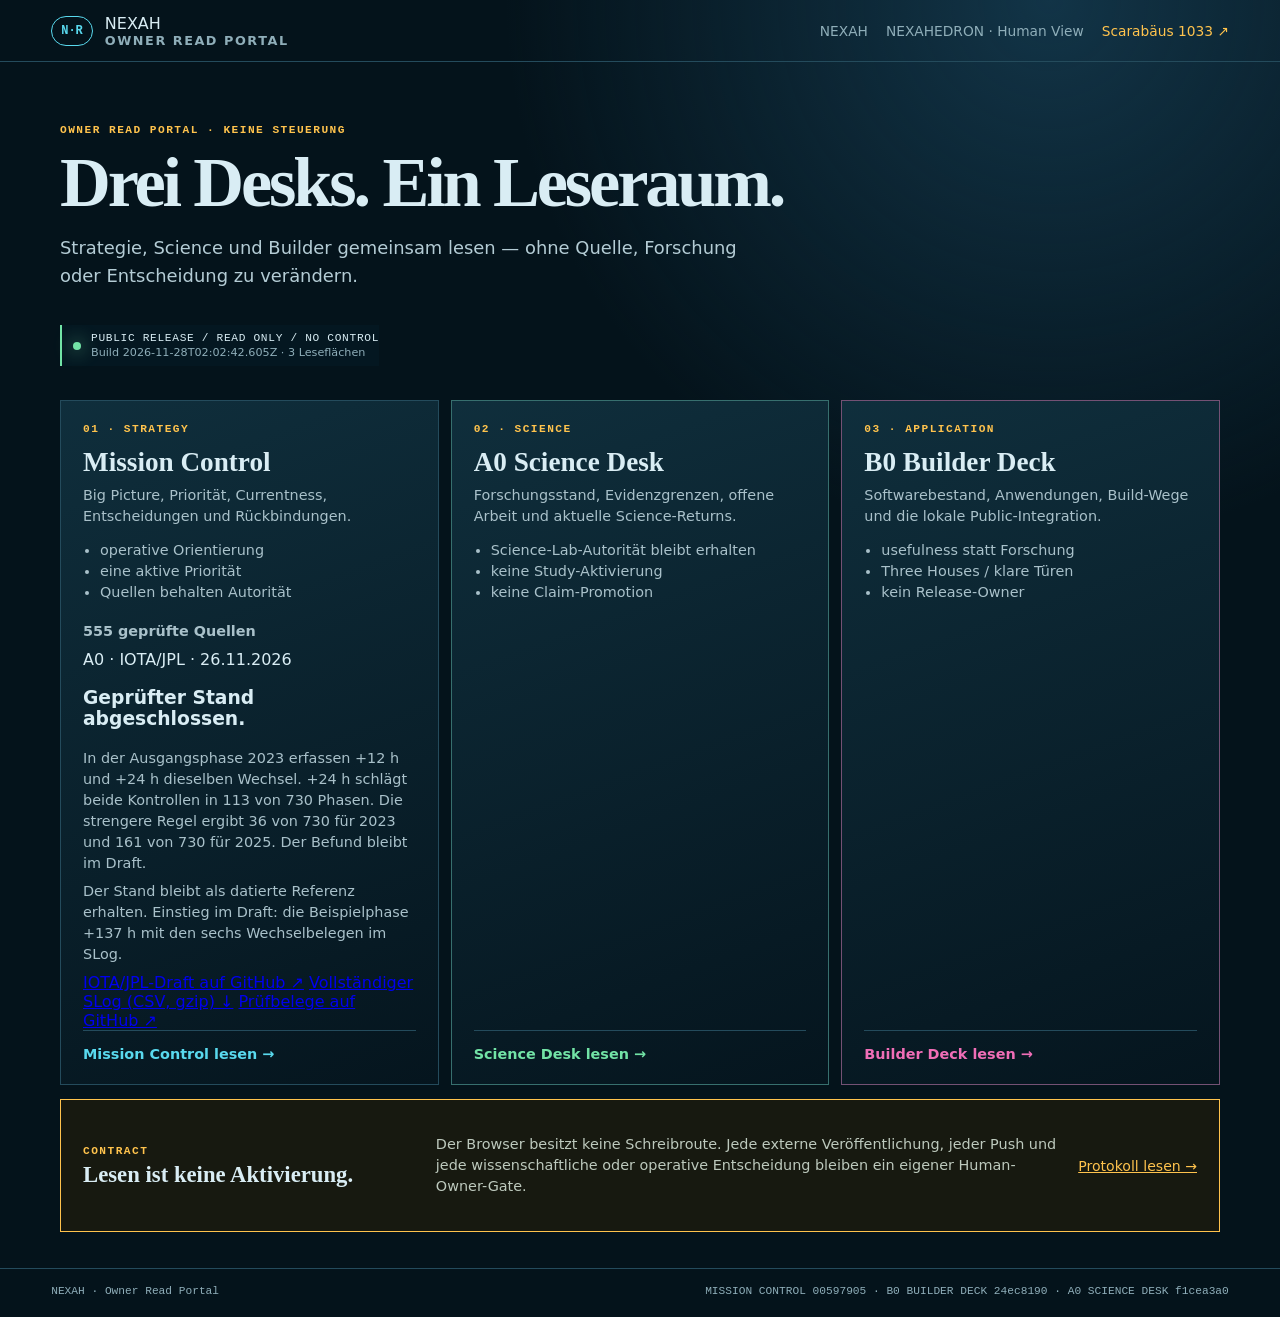
<file: index.html>
<!doctype html>
<html lang="de">
<head>
  <meta charset="utf-8">
  <meta name="viewport" content="width=device-width,initial-scale=1">
  <meta name="robots" content="index,follow">
  <meta name="description" content="NEXAH Owner Read Portal — read-only snapshots of Mission Control, Science Desk and B0 Builder Deck.">
  <title>NEXAH · Owner Read Portal</title>
  <link rel="icon" href="data:image/svg+xml,%3Csvg xmlns='http://www.w3.org/2000/svg' viewBox='0 0 64 64'%3E%3Crect width='64' height='64' rx='32' fill='%2304131b'/%3E%3Ccircle cx='32' cy='32' r='27' fill='none' stroke='%2359d9ee' stroke-width='3'/%3E%3Ctext x='32' y='38' text-anchor='middle' font-family='monospace' font-size='18' fill='%23d9edf4'%3ENR%3C/text%3E%3C/svg%3E">
  <link rel="stylesheet" href="portal.css">
</head>
<body>
  <header class="masthead">
    <a class="brand" href="./" aria-label="Owner Read Portal Start">
      <span class="mark">N·R</span>
      <span>NEXAH <b>Owner Read Portal</b></span>
    </a>
    <nav aria-label="Externe Rückwege">
      <a href="https://nexah.de">NEXAH</a>
      <a href="https://nexahedron.com">NEXAHEDRON · Human View</a>
      <a class="scarab" href="https://www.scarabaeus1033.net">Scarabäus 1033 ↗</a>
    </nav>
  </header>

  <main>
    <section class="hero">
      <p class="eyebrow">OWNER READ PORTAL · KEINE STEUERUNG</p>
      <h1>Drei Desks. Ein Leseraum.</h1>
      <p class="lead">Strategie, Science und Builder gemeinsam lesen — ohne Quelle, Forschung oder Entscheidung zu verändern.</p>
      <div class="status" role="status">
        <span class="lamp" aria-hidden="true"></span>
        <div><b id="buildState">Snapshot wird gelesen …</b><small id="buildMeta">Manifest laden</small></div>
      </div>
    </section>

    <section class="deck" aria-label="Leseflächen">
      <article class="card card-mission">
        <div class="card-no">01 · STRATEGY</div>
        <h2>Mission Control</h2>
        <p>Big Picture, Priorität, Currentness, Entscheidungen und Rückbindungen.</p>
        <ul><li>operative Orientierung</li><li>eine aktive Priorität</li><li>Quellen behalten Autorität</li></ul>
        <p><strong>555 geprüfte Quellen</strong></p>
        <article id="iota-jpl-abschluss">
              <span>A0 · IOTA/JPL · 26.11.2026</span>
              <h3>Geprüfter Stand abgeschlossen.</h3>
              <p>In der Ausgangsphase 2023 erfassen +12 h und +24 h dieselben Wechsel. +24 h schlägt beide Kontrollen in 113 von 730 Phasen. Die strengere Regel ergibt 36 von 730 für 2023 und 161 von 730 für 2025. Der Befund bleibt im Draft.</p>
              <p>Der Stand bleibt als datierte Referenz erhalten. Einstieg im Draft: die Beispielphase +137 h mit den sechs Wechselbelegen im SLog.</p>
              <a href="https://github.com/Scarabaeus1031/NEXAH-Science-Lab/blob/0e81f2597884e0bcacbc43e409b005b2d3dc9af3/RESEARCH_PROGRAM_B_MATHEMATICAL_FOUNDATIONS/AXIOM0_QMODE_ORIENTATION_TO_MEASUREMENT_FOUNDATION_PACKAGE_2026-10-01/A0_BOOK/A0_DRAFT_DRIFT_HOUSING_112_NOTE_2026-11-23.md">IOTA/JPL-Draft auf GitHub ↗</a>
              <a href="https://raw.githubusercontent.com/Scarabaeus1031/NEXAH-Science-Lab/0e81f2597884e0bcacbc43e409b005b2d3dc9af3/RESEARCH_PROGRAM_B_MATHEMATICAL_FOUNDATIONS/AXIOM0_QMODE_ORIENTATION_TO_MEASUREMENT_FOUNDATION_PACKAGE_2026-10-01/IOTA_JPL_2023_2026-11-26/phase-sweep/slog.csv.gz">Vollständiger SLog (CSV, gzip) ↓</a>
              <a href="https://github.com/Scarabaeus1031/NEXAH-Science-Lab/blob/0e81f2597884e0bcacbc43e409b005b2d3dc9af3/RESEARCH_PROGRAM_B_MATHEMATICAL_FOUNDATIONS/AXIOM0_QMODE_ORIENTATION_TO_MEASUREMENT_FOUNDATION_PACKAGE_2026-10-01/IOTA_JPL_2023_2026-11-26/README.md">Prüfbelege auf GitHub ↗</a>
            </article>
        <a class="open" href="00%20EXECUTIVE/NEXAH-Mission-Control/INTERNAL_NAVIGATOR/index.html" data-local-href="../../INTERNAL_NAVIGATOR/index.html">Mission Control lesen →</a>
      </article>

      <article class="card card-science">
        <div class="card-no">02 · SCIENCE</div>
        <h2>A0 Science Desk</h2>
        <p>Forschungsstand, Evidenzgrenzen, offene Arbeit und aktuelle Science-Returns.</p>
        <ul><li>Science-Lab-Autorität bleibt erhalten</li><li>keine Study-Aktivierung</li><li>keine Claim-Promotion</li></ul>
        <a class="open" href="30%20SCIENCE%20LAB/NEXAH-Science-Lab/RESEARCH_PROGRAM_B_MATHEMATICAL_FOUNDATIONS/AXIOM0_QMODE_ORIENTATION_TO_MEASUREMENT_FOUNDATION_PACKAGE_2026-10-01/A0_BOOK/A0_RESEARCH_DESK.html#desk-cabinet" data-local-href="../../../../30%20SCIENCE%20LAB/NEXAH-Science-Lab/RESEARCH_PROGRAM_B_MATHEMATICAL_FOUNDATIONS/AXIOM0_QMODE_ORIENTATION_TO_MEASUREMENT_FOUNDATION_PACKAGE_2026-10-01/A0_BOOK/A0_RESEARCH_DESK.html#desk-cabinet">Science Desk lesen →</a>
      </article>

      <article class="card card-builder">
        <div class="card-no">03 · APPLICATION</div>
        <h2>B0 Builder Deck</h2>
        <p>Softwarebestand, Anwendungen, Build-Wege und die lokale Public-Integration.</p>
        <ul><li>usefulness statt Forschung</li><li>Three Houses / klare Türen</li><li>kein Release-Owner</li></ul>
        <a class="open" href="10%20NEXAH%20CORE/NEXAH/BUILDER/B0_BUILDER_DECK/index.html" data-local-href="../../../../10%20NEXAH%20CORE/NEXAH/BUILDER/B0_BUILDER_DECK/index.html">Builder Deck lesen →</a>
      </article>
    </section>

    <section class="contract">
      <div><span>CONTRACT</span><h2>Lesen ist keine Aktivierung.</h2></div>
      <p>Der Browser besitzt keine Schreibroute. Jede externe Veröffentlichung, jeder Push und jede wissenschaftliche oder operative Entscheidung bleiben ein eigener Human-Owner-Gate.</p>
      <a href="00%20EXECUTIVE/NEXAH-Mission-Control/CURRENT/RETURN_INGESTION_AND_PUBLICATION_BOUNDARY_PROTOCOL.md" data-local-href="../../CURRENT/RETURN_INGESTION_AND_PUBLICATION_BOUNDARY_PROTOCOL.md">Protokoll lesen →</a>
    </section>
  </main>

  <footer>
    <span>NEXAH · Owner Read Portal</span>
    <span id="sourceSummary">Source-bound projection</span>
  </footer>
  <script src="portal.js"></script>
  <script src="public-cut.js"></script>
</body>
</html>
</file>
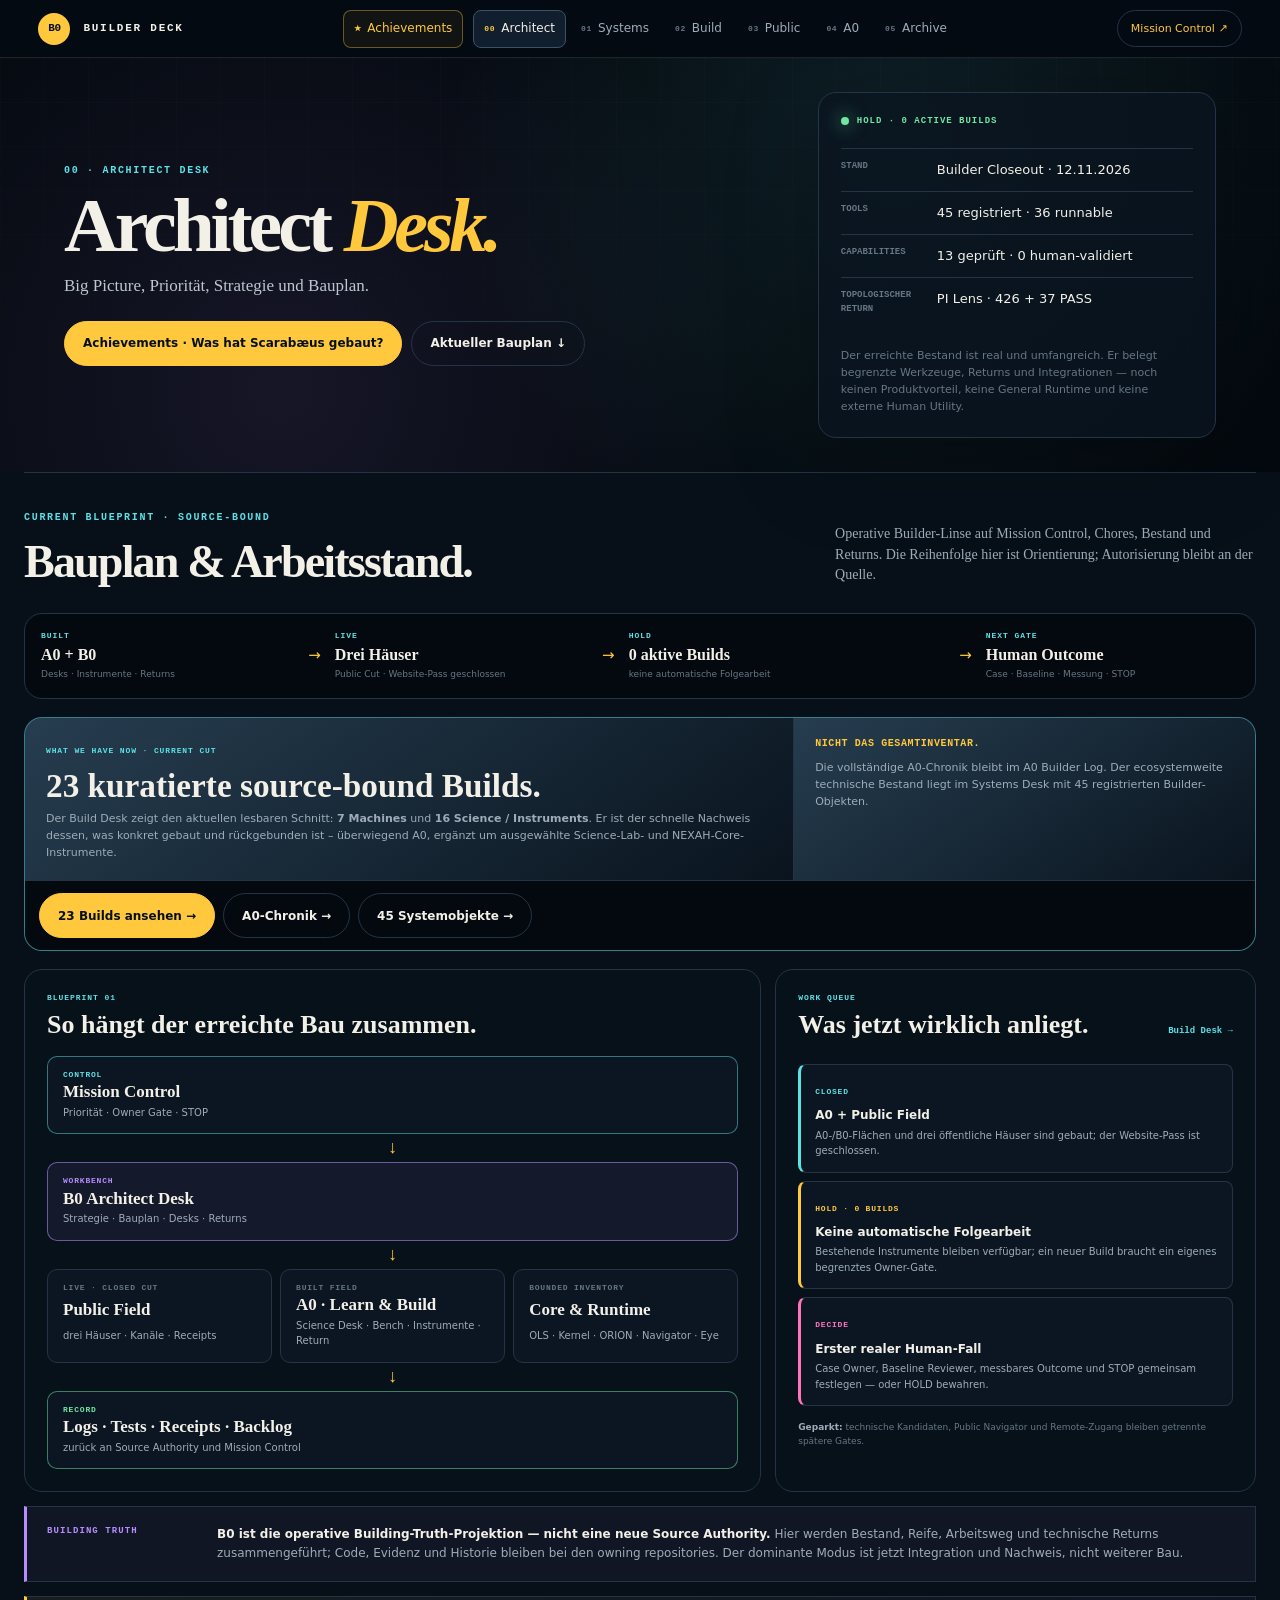
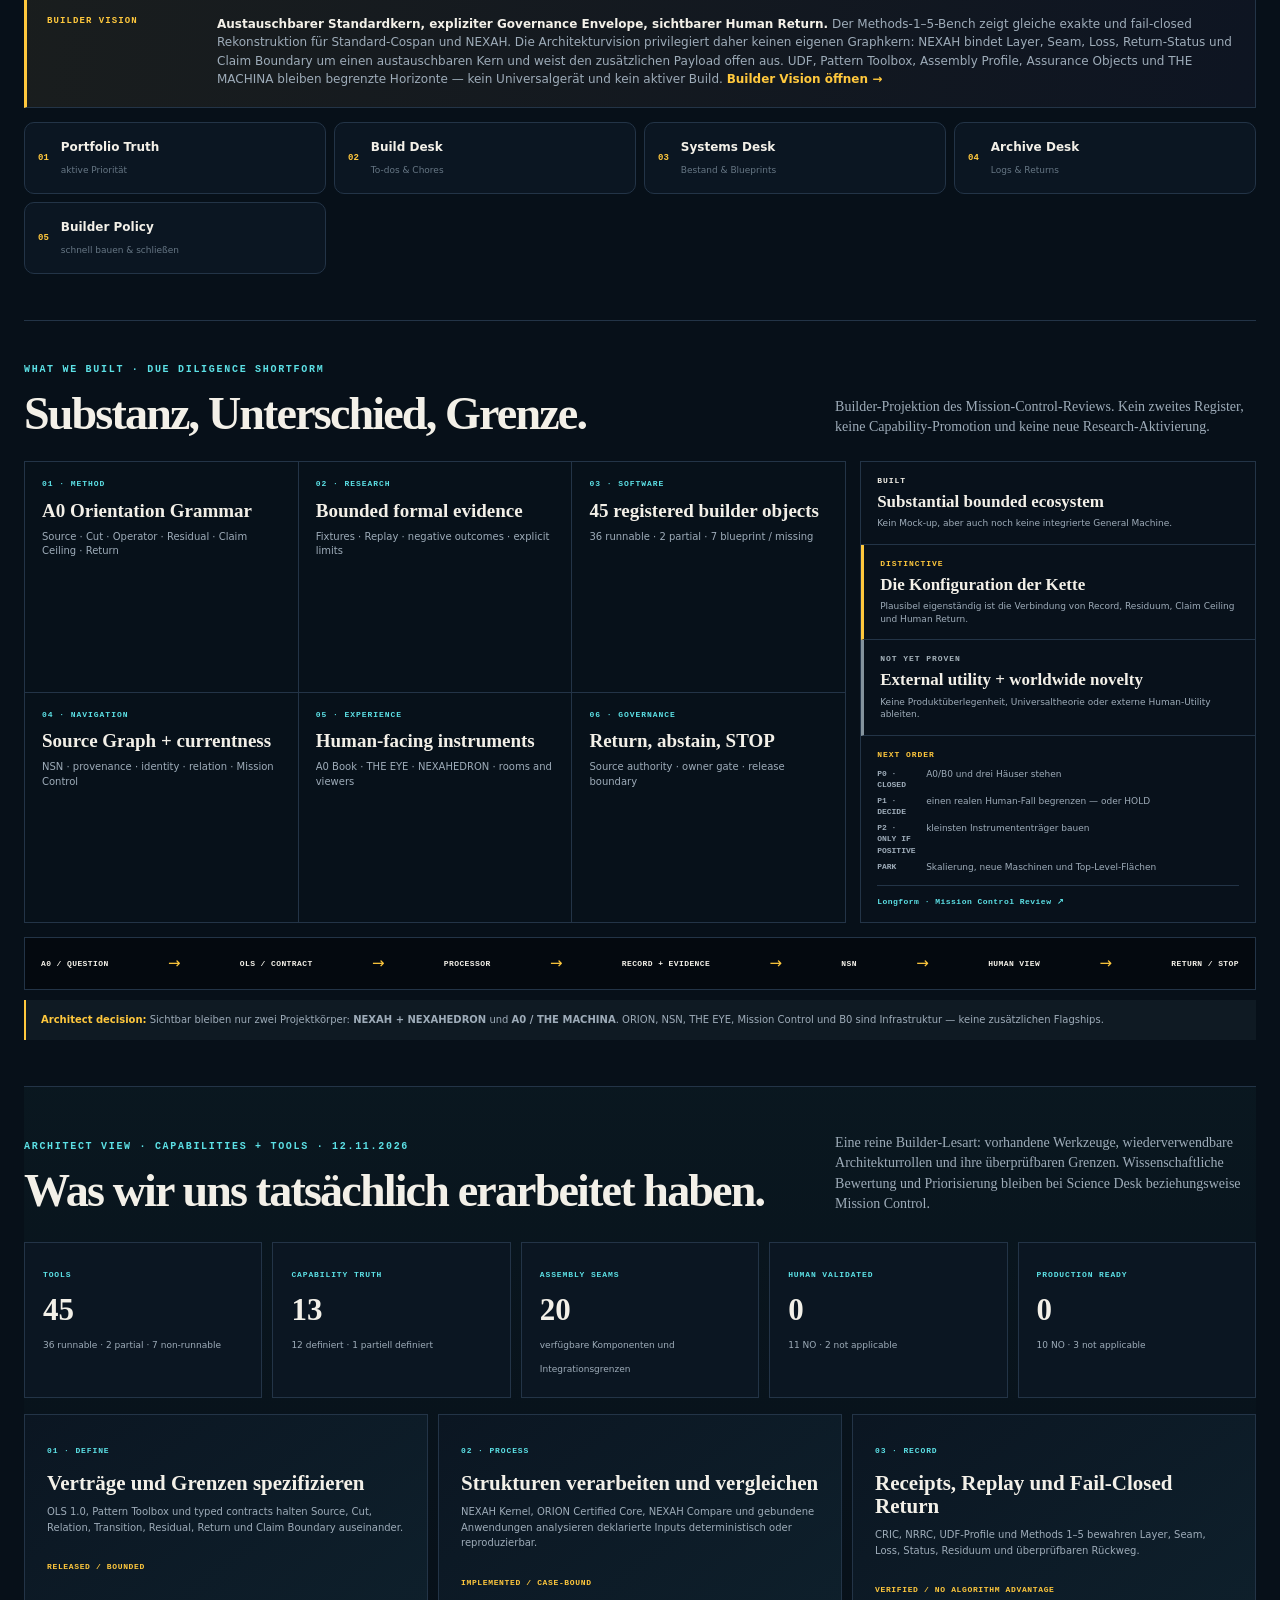
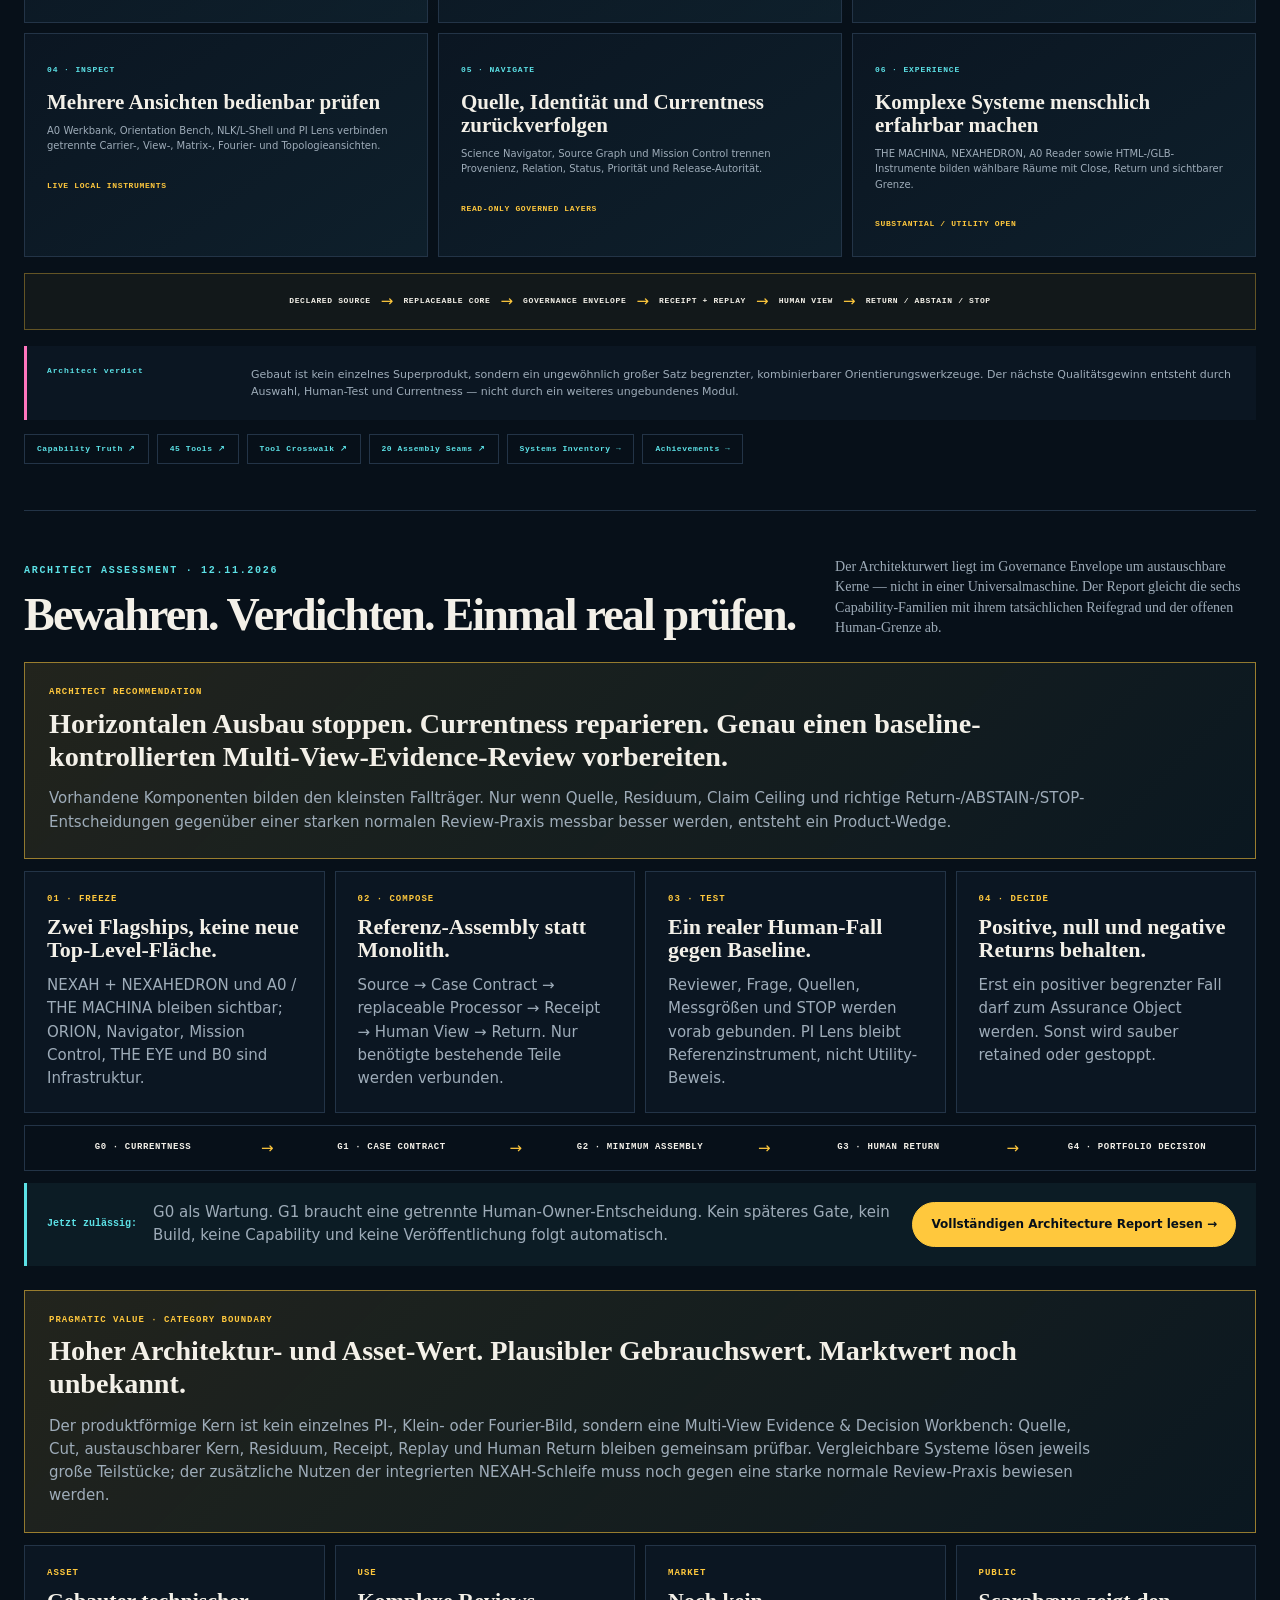
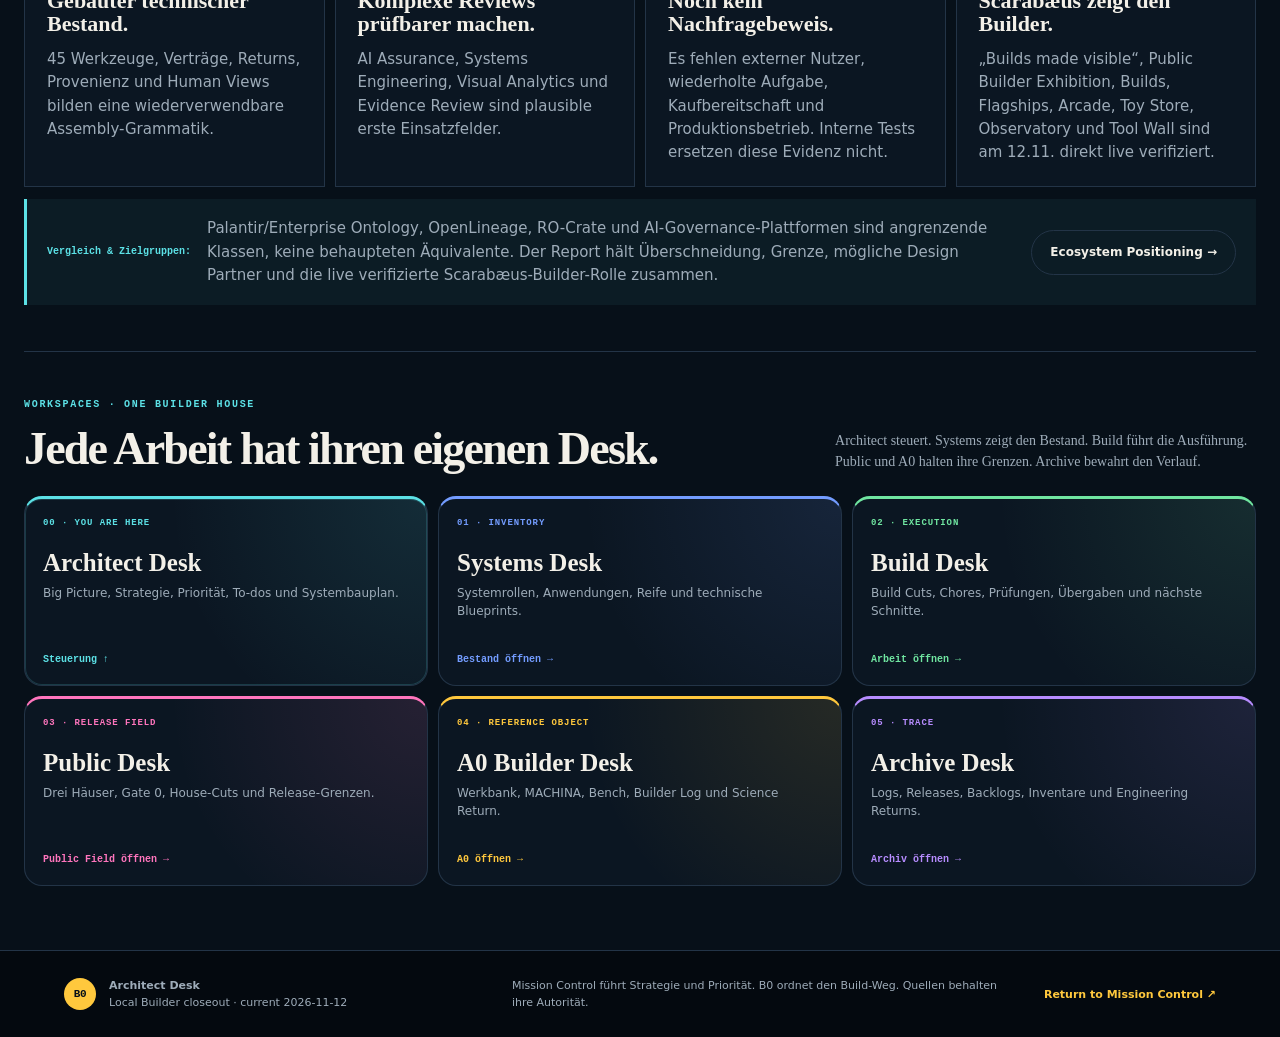
<file: 10 NEXAH CORE/NEXAH/BUILDER/B0_BUILDER_DECK/index.html>
<!doctype html>
<html lang="de">
<head>
  <meta charset="utf-8">
  <meta name="viewport" content="width=device-width, initial-scale=1">
  <meta name="description" content="B0 Architect Desk — Big Picture, Prioritäten, Strategie und Bauplan des NEXAH Ecosystems.">
  <title>B0 · Architect Desk</title>
  <link rel="stylesheet" href="styles.css">
</head>
<body>
  <a class="skip-link" href="#main">Zum Inhalt</a>
  <header class="topbar">
    <a class="wordmark" href="index.html#top" aria-label="B0 Architect Desk Start"><span class="mark">B0</span><span>BUILDER DECK</span></a>
    <nav class="desk-nav" aria-label="B0 Arbeitsbereiche"><a class="nav-achievements" href="achievements.html"><span>★</span>Achievements</a><a class="is-current" href="index.html" aria-current="page"><span>00</span>Architect</a><a href="systems-desk.html"><span>01</span>Systems</a><a href="build-desk.html"><span>02</span>Build</a><a href="public-field.html"><span>03</span>Public</a><a href="a0-tools.html"><span>04</span>A0</a><a href="archive.html"><span>05</span>Archive</a></nav>
    <a class="mc-link" href="../../../../00%20EXECUTIVE/NEXAH-Mission-Control/INTERNAL_NAVIGATOR/index.html">Mission Control ↗</a>
  </header>

  <main id="main">
    <section class="hero" id="top">
      <div class="hero-grid" aria-hidden="true"></div>
      <div class="hero-copy"><p class="eyebrow">00 · ARCHITECT DESK</p><h1>Architect <em>Desk.</em></h1><p class="hero-lede">Big Picture, Priorität, Strategie und Bauplan.</p><nav class="hero-actions" aria-label="Architect Schnellzugriffe"><a class="button button-primary" href="achievements.html">Achievements · Was hat Scarabæus gebaut?</a><a class="button" href="#builder-desk">Aktueller Bauplan ↓</a></nav></div>
      <div class="hero-side"><aside class="hero-console" aria-label="Aktueller Builder-Status"><div class="signal"><span></span> HOLD · 0 ACTIVE BUILDS</div><dl><div><dt>Stand</dt><dd>Builder Closeout · 12.11.2026</dd></div><div><dt>Tools</dt><dd>45 registriert · 36 runnable</dd></div><div><dt>Capabilities</dt><dd>13 geprüft · 0 human-validiert</dd></div><div><dt>Topologischer Return</dt><dd>PI Lens · 426 + 37 PASS</dd></div></dl><p>Der erreichte Bestand ist real und umfangreich. Er belegt begrenzte Werkzeuge, Returns und Integrationen — noch keinen Produktvorteil, keine General Runtime und keine externe Human Utility.</p></aside></div>
    </section>

    <section class="builder-control section" id="builder-desk" aria-labelledby="builder-desk-title">
      <header class="section-head"><div><p class="eyebrow">CURRENT BLUEPRINT · SOURCE-BOUND</p><h2 id="builder-desk-title">Bauplan &amp; Arbeitsstand.</h2></div><p>Operative Builder-Linse auf Mission Control, Chores, Bestand und Returns. Die Reihenfolge hier ist Orientierung; Autorisierung bleibt an der Quelle.</p></header>
      <div class="control-status-strip" aria-label="Aktueller Steuerstand"><div><span>BUILT</span><strong>A0 + B0</strong><small>Desks · Instrumente · Returns</small></div><i aria-hidden="true">→</i><div><span>LIVE</span><strong>Drei Häuser</strong><small>Public Cut · Website-Pass geschlossen</small></div><i aria-hidden="true">→</i><div><span>HOLD</span><strong>0 aktive Builds</strong><small>keine automatische Folgearbeit</small></div><i aria-hidden="true">→</i><div><span>NEXT GATE</span><strong>Human Outcome</strong><small>Case · Baseline · Messung · STOP</small></div></div>
      <aside class="architect-build-note" aria-label="Aktueller gebauter Bestand und Registergrenzen">
        <div><span>WHAT WE HAVE NOW · CURRENT CUT</span><h3>23 kuratierte source-bound Builds.</h3><p>Der Build Desk zeigt den aktuellen lesbaren Schnitt: <strong>7 Machines</strong> und <strong>16 Science / Instruments</strong>. Er ist der schnelle Nachweis dessen, was konkret gebaut und rückgebunden ist – überwiegend A0, ergänzt um ausgewählte Science-Lab- und NEXAH-Core-Instrumente.</p></div>
        <div class="architect-build-note-boundary"><strong>Nicht das Gesamtinventar.</strong><p>Die vollständige A0-Chronik bleibt im A0 Builder Log. Der ecosystemweite technische Bestand liegt im Systems Desk mit 45 registrierten Builder-Objekten.</p></div>
        <nav aria-label="Aktueller Build-Bestand öffnen"><a class="button button-primary" href="build-desk.html#latest-builds">23 Builds ansehen →</a><a class="button" href="a0-tools.html#builder-log">A0-Chronik →</a><a class="button" href="systems-desk.html#inventory">45 Systemobjekte →</a></nav>
      </aside>
      <div class="control-workspace">
        <article class="blueprint" aria-labelledby="blueprint-title"><header><span>BLUEPRINT 01</span><h3 id="blueprint-title">So hängt der erreichte Bau zusammen.</h3></header><div class="blueprint-flow" aria-label="Mission Control führt über B0 in drei Bauflächen und zurück"><a class="bp-node bp-source" href="../../../../00%20EXECUTIVE/NEXAH-Mission-Control/INTERNAL_NAVIGATOR/index.html"><small>CONTROL</small><strong>Mission Control</strong><span>Priorität · Owner Gate · STOP</span></a><b aria-hidden="true">↓</b><div class="bp-node bp-hub"><small>WORKBENCH</small><strong>B0 Architect Desk</strong><span>Strategie · Bauplan · Desks · Returns</span></div><b aria-hidden="true">↓</b><div class="bp-branches"><a class="bp-node" href="public-field.html"><small>LIVE · CLOSED CUT</small><strong>Public Field</strong><span>drei Häuser · Kanäle · Receipts</span></a><a class="bp-node" href="a0-tools.html"><small>BUILT FIELD</small><strong>A0 · Learn &amp; Build</strong><span>Science Desk · Bench · Instrumente · Return</span></a><a class="bp-node" href="systems-desk.html"><small>BOUNDED INVENTORY</small><strong>Core &amp; Runtime</strong><span>OLS · Kernel · ORION · Navigator · Eye</span></a></div><b aria-hidden="true">↓</b><a class="bp-node bp-return" href="archive.html"><small>RECORD</small><strong>Logs · Tests · Receipts · Backlog</strong><span>zurück an Source Authority und Mission Control</span></a></div></article>
        <article class="work-queue" aria-labelledby="work-queue-title"><header><span>WORK QUEUE</span><h3 id="work-queue-title">Was jetzt wirklich anliegt.</h3><a href="build-desk.html">Build Desk →</a></header><div class="queue-lane"><span>CLOSED</span><strong>A0 + Public Field</strong><p>A0-/B0-Flächen und drei öffentliche Häuser sind gebaut; der Website-Pass ist geschlossen.</p></div><div class="queue-lane queue-now"><span>HOLD · 0 BUILDS</span><strong>Keine automatische Folgearbeit</strong><p>Bestehende Instrumente bleiben verfügbar; ein neuer Build braucht ein eigenes begrenztes Owner-Gate.</p></div><div class="queue-lane queue-decide"><span>DECIDE</span><strong>Erster realer Human-Fall</strong><p>Case Owner, Baseline Reviewer, messbares Outcome und STOP gemeinsam festlegen — oder HOLD bewahren.</p></div><div class="queue-foot"><b>Geparkt:</b> technische Kandidaten, Public Navigator und Remote-Zugang bleiben getrennte spätere Gates.</div></article>
      </div>
      <div class="builder-reality"><span>BUILDING TRUTH</span><p><strong>B0 ist die operative Building-Truth-Projektion — nicht eine neue Source Authority.</strong> Hier werden Bestand, Reife, Arbeitsweg und technische Returns zusammengeführt; Code, Evidenz und Historie bleiben bei den owning repositories. Der dominante Modus ist jetzt Integration und Nachweis, nicht weiterer Bau.</p></div>
      <div class="builder-reality builder-vision-gate" id="builder-vision"><span>BUILDER VISION</span><p><strong>Austauschbarer Standardkern, expliziter Governance Envelope, sichtbarer Human Return.</strong> Der Methods-1–5-Bench zeigt gleiche exakte und fail-closed Rekonstruktion für Standard-Cospan und NEXAH. Die Architekturvision privilegiert daher keinen eigenen Graphkern: NEXAH bindet Layer, Seam, Loss, Return-Status und Claim Boundary um einen austauschbaren Kern und weist den zusätzlichen Payload offen aus. UDF, Pattern Toolbox, Assembly Profile, Assurance Objects und THE MACHINA bleiben begrenzte Horizonte — kein Universalgerät und kein aktiver Build. <a href="../../../../00%20EXECUTIVE/NEXAH-Mission-Control/CURRENT/BUILDER_VISION.md#engineering-prinzip--austauschbarer-kern-explizite-governance">Builder Vision öffnen →</a></p></div>
      <nav class="control-links" aria-label="Architect-Steuerquellen"><a href="../../../../00%20EXECUTIVE/NEXAH-Mission-Control/CURRENT/PORTFOLIO_TRUTH.json"><span>01</span><strong>Portfolio Truth</strong><small>aktive Priorität</small></a><a href="build-desk.html"><span>02</span><strong>Build Desk</strong><small>To-dos &amp; Chores</small></a><a href="systems-desk.html"><span>03</span><strong>Systems Desk</strong><small>Bestand &amp; Blueprints</small></a><a href="archive.html"><span>04</span><strong>Archive Desk</strong><small>Logs &amp; Returns</small></a><a href="BUILDER_POLICY.md"><span>05</span><strong>Builder Policy</strong><small>schnell bauen &amp; schließen</small></a></nav>
    </section>

    <section class="due-diligence section" id="what-we-built" aria-labelledby="what-we-built-title">
      <header class="section-head"><div><p class="eyebrow">WHAT WE BUILT · DUE DILIGENCE SHORTFORM</p><h2 id="what-we-built-title">Substanz, Unterschied, Grenze.</h2></div><p>Builder-Projektion des Mission-Control-Reviews. Kein zweites Register, keine Capability-Promotion und keine neue Research-Aktivierung.</p></header>
      <div class="dd-layout">
        <div class="dd-stack" aria-label="Sechs Ebenen des gebauten NEXAH Bestands">
          <article><span>01 · METHOD</span><strong>A0 Orientation Grammar</strong><p>Source · Cut · Operator · Residual · Claim Ceiling · Return</p></article>
          <article><span>02 · RESEARCH</span><strong>Bounded formal evidence</strong><p>Fixtures · Replay · negative outcomes · explicit limits</p></article>
          <article><span>03 · SOFTWARE</span><strong>45 registered builder objects</strong><p>36 runnable · 2 partial · 7 blueprint / missing</p></article>
          <article><span>04 · NAVIGATION</span><strong>Source Graph + currentness</strong><p>NSN · provenance · identity · relation · Mission Control</p></article>
          <article><span>05 · EXPERIENCE</span><strong>Human-facing instruments</strong><p>A0 Book · THE EYE · NEXAHEDRON · rooms and viewers</p></article>
          <article><span>06 · GOVERNANCE</span><strong>Return, abstain, STOP</strong><p>Source authority · owner gate · release boundary</p></article>
        </div>
        <aside class="dd-verdict" aria-label="Due-Diligence Urteil und Priorität">
          <div class="dd-verdict-row is-built"><span>BUILT</span><strong>Substantial bounded ecosystem</strong><p>Kein Mock-up, aber auch noch keine integrierte General Machine.</p></div>
          <div class="dd-verdict-row is-distinct"><span>DISTINCTIVE</span><strong>Die Konfiguration der Kette</strong><p>Plausibel eigenständig ist die Verbindung von Record, Residuum, Claim Ceiling und Human Return.</p></div>
          <div class="dd-verdict-row is-open"><span>NOT YET PROVEN</span><strong>External utility + worldwide novelty</strong><p>Keine Produktüberlegenheit, Universaltheorie oder externe Human-Utility ableiten.</p></div>
          <div class="dd-priority"><span>NEXT ORDER</span><ol><li><b>P0 · CLOSED</b> A0/B0 und drei Häuser stehen</li><li><b>P1 · DECIDE</b> einen realen Human-Fall begrenzen — oder HOLD</li><li><b>P2 · ONLY IF POSITIVE</b> kleinsten Instrumententräger bauen</li><li><b>PARK</b> Skalierung, neue Maschinen und Top-Level-Flächen</li></ol></div>
          <a class="dd-review-link" href="../../../../00%20EXECUTIVE/NEXAH-Mission-Control/REVIEWS/NEXAH_ECOSYSTEM_DUE_DILIGENCE_2026-10-24/README.md">Longform · Mission Control Review ↗</a>
        </aside>
      </div>
      <div class="dd-system-line" aria-label="NEXAH Zielarchitektur und offene Integrationsstellen"><span>A0 / QUESTION</span><i>→</i><span>OLS / CONTRACT</span><i>→</i><span>PROCESSOR</span><i>→</i><span>RECORD + EVIDENCE</span><i>→</i><span>NSN</span><i>→</i><span>HUMAN VIEW</span><i>→</i><span>RETURN / STOP</span></div>
      <p class="dd-boundary"><b>Architect decision:</b> Sichtbar bleiben nur zwei Projektkörper: <strong>NEXAH + NEXAHEDRON</strong> und <strong>A0 / THE MACHINA</strong>. ORION, NSN, THE EYE, Mission Control und B0 sind Infrastruktur — keine zusätzlichen Flagships.</p>
    </section>

    <section class="architect-capabilities section" id="capabilities" aria-labelledby="capabilities-title">
      <header class="section-head"><div><p class="eyebrow">ARCHITECT VIEW · CAPABILITIES + TOOLS · 12.11.2026</p><h2 id="capabilities-title">Was wir uns tatsächlich erarbeitet haben.</h2></div><p>Eine reine Builder-Lesart: vorhandene Werkzeuge, wiederverwendbare Architekturrollen und ihre überprüfbaren Grenzen. Wissenschaftliche Bewertung und Priorisierung bleiben bei Science Desk beziehungsweise Mission Control.</p></header>
      <div class="capability-metrics" aria-label="Aktueller Builder-Bestand in Zahlen">
        <article><span>TOOLS</span><strong>45</strong><small>36 runnable · 2 partial · 7 non-runnable</small></article>
        <article><span>CAPABILITY TRUTH</span><strong>13</strong><small>12 definiert · 1 partiell definiert</small></article>
        <article><span>ASSEMBLY SEAMS</span><strong>20</strong><small>verfügbare Komponenten und Integrationsgrenzen</small></article>
        <article><span>HUMAN VALIDATED</span><strong>0</strong><small>11 NO · 2 not applicable</small></article>
        <article><span>PRODUCTION READY</span><strong>0</strong><small>10 NO · 3 not applicable</small></article>
      </div>
      <div class="capability-grid" aria-label="Sechs gebaute Builder-Capability-Familien">
        <article><span>01 · DEFINE</span><h3>Verträge und Grenzen spezifizieren</h3><p>OLS 1.0, Pattern Toolbox und typed contracts halten Source, Cut, Relation, Transition, Residual, Return und Claim Boundary auseinander.</p><b>RELEASED / BOUNDED</b></article>
        <article><span>02 · PROCESS</span><h3>Strukturen verarbeiten und vergleichen</h3><p>NEXAH Kernel, ORION Certified Core, NEXAH Compare und gebundene Anwendungen analysieren deklarierte Inputs deterministisch oder reproduzierbar.</p><b>IMPLEMENTED / CASE-BOUND</b></article>
        <article><span>03 · RECORD</span><h3>Receipts, Replay und Fail-Closed Return</h3><p>CRIC, NRRC, UDF-Profile und Methods 1–5 bewahren Layer, Seam, Loss, Status, Residuum und überprüfbaren Rückweg.</p><b>VERIFIED / NO ALGORITHM ADVANTAGE</b></article>
        <article><span>04 · INSPECT</span><h3>Mehrere Ansichten bedienbar prüfen</h3><p>A0 Werkbank, Orientation Bench, NLK/L-Shell und PI Lens verbinden getrennte Carrier-, View-, Matrix-, Fourier- und Topologieansichten.</p><b>LIVE LOCAL INSTRUMENTS</b></article>
        <article><span>05 · NAVIGATE</span><h3>Quelle, Identität und Currentness zurückverfolgen</h3><p>Science Navigator, Source Graph und Mission Control trennen Provenienz, Relation, Status, Priorität und Release-Autorität.</p><b>READ-ONLY GOVERNED LAYERS</b></article>
        <article><span>06 · EXPERIENCE</span><h3>Komplexe Systeme menschlich erfahrbar machen</h3><p>THE MACHINA, NEXAHEDRON, A0 Reader sowie HTML-/GLB-Instrumente bilden wählbare Räume mit Close, Return und sichtbarer Grenze.</p><b>SUBSTANTIAL / UTILITY OPEN</b></article>
      </div>
      <div class="capability-architecture" aria-label="Aktuelle Builder-Zielarchitektur"><span>DECLARED SOURCE</span><i>→</i><span>REPLACEABLE CORE</span><i>→</i><span>GOVERNANCE ENVELOPE</span><i>→</i><span>RECEIPT + REPLAY</span><i>→</i><span>HUMAN VIEW</span><i>→</i><span>RETURN / ABSTAIN / STOP</span></div>
      <div class="capability-boundary"><strong>Architect verdict</strong><p>Gebaut ist kein einzelnes Superprodukt, sondern ein ungewöhnlich großer Satz begrenzter, kombinierbarer Orientierungswerkzeuge. Der nächste Qualitätsgewinn entsteht durch Auswahl, Human-Test und Currentness — nicht durch ein weiteres ungebundenes Modul.</p></div>
      <nav class="capability-sources" aria-label="Kontrollierende Capability- und Tool-Register"><a href="../../../../00%20EXECUTIVE/NEXAH-Mission-Control/CURRENT/CAPABILITY_TRUTH.csv">Capability Truth ↗</a><a href="../../../../00%20EXECUTIVE/NEXAH-Mission-Control/CURRENT/BUILDER_TOOL_INVENTORY.csv">45 Tools ↗</a><a href="../../../../00%20EXECUTIVE/NEXAH-Mission-Control/CURRENT/BUILDER_TOOL_CAPABILITY_CROSSWALK.csv">Tool Crosswalk ↗</a><a href="../../../../00%20EXECUTIVE/NEXAH-Mission-Control/CURRENT/ENGINEERING_ASSEMBLY.csv">20 Assembly Seams ↗</a><a href="systems-desk.html#inventory">Systems Inventory →</a><a href="achievements.html#current-delta">Achievements →</a></nav>
    </section>

    <section class="architect-recommendation section" id="recommendation" aria-labelledby="recommendation-title">
      <header class="section-head"><div><p class="eyebrow">ARCHITECT ASSESSMENT · 12.11.2026</p><h2 id="recommendation-title">Bewahren. Verdichten. Einmal real prüfen.</h2></div><p>Der Architekturwert liegt im Governance Envelope um austauschbare Kerne — nicht in einer Universalmaschine. Der Report gleicht die sechs Capability-Familien mit ihrem tatsächlichen Reifegrad und der offenen Human-Grenze ab.</p></header>
      <div class="recommendation-verdict"><span>ARCHITECT RECOMMENDATION</span><strong>Horizontalen Ausbau stoppen. Currentness reparieren. Genau einen baseline-kontrollierten Multi-View-Evidence-Review vorbereiten.</strong><p>Vorhandene Komponenten bilden den kleinsten Fallträger. Nur wenn Quelle, Residuum, Claim Ceiling und richtige Return-/ABSTAIN-/STOP-Entscheidungen gegenüber einer starken normalen Review-Praxis messbar besser werden, entsteht ein Product-Wedge.</p></div>
      <div class="recommendation-grid" aria-label="Vier Architekturentscheidungen">
        <article><span>01 · FREEZE</span><h3>Zwei Flagships, keine neue Top-Level-Fläche.</h3><p>NEXAH + NEXAHEDRON und A0 / THE MACHINA bleiben sichtbar; ORION, Navigator, Mission Control, THE EYE und B0 sind Infrastruktur.</p></article>
        <article><span>02 · COMPOSE</span><h3>Referenz-Assembly statt Monolith.</h3><p>Source → Case Contract → replaceable Processor → Receipt → Human View → Return. Nur benötigte bestehende Teile werden verbunden.</p></article>
        <article><span>03 · TEST</span><h3>Ein realer Human-Fall gegen Baseline.</h3><p>Reviewer, Frage, Quellen, Messgrößen und STOP werden vorab gebunden. PI Lens bleibt Referenzinstrument, nicht Utility-Beweis.</p></article>
        <article><span>04 · DECIDE</span><h3>Positive, null und negative Returns behalten.</h3><p>Erst ein positiver begrenzter Fall darf zum Assurance Object werden. Sonst wird sauber retained oder gestoppt.</p></article>
      </div>
      <div class="recommendation-gates" aria-label="Empfohlene Architektur-Gates"><span>G0 · CURRENTNESS</span><i>→</i><span>G1 · CASE CONTRACT</span><i>→</i><span>G2 · MINIMUM ASSEMBLY</span><i>→</i><span>G3 · HUMAN RETURN</span><i>→</i><span>G4 · PORTFOLIO DECISION</span></div>
      <div class="recommendation-boundary"><strong>Jetzt zulässig:</strong><p>G0 als Wartung. G1 braucht eine getrennte Human-Owner-Entscheidung. Kein späteres Gate, kein Build, keine Capability und keine Veröffentlichung folgt automatisch.</p><a class="button button-primary" href="NEXAH_ARCHITECTURE_ASSESSMENT_2026-11-12.md">Vollständigen Architecture Report lesen →</a></div>
      <div class="recommendation-verdict" id="value-position"><span>PRAGMATIC VALUE · CATEGORY BOUNDARY</span><strong>Hoher Architektur- und Asset-Wert. Plausibler Gebrauchswert. Marktwert noch unbekannt.</strong><p>Der produktförmige Kern ist kein einzelnes PI-, Klein- oder Fourier-Bild, sondern eine Multi-View Evidence &amp; Decision Workbench: Quelle, Cut, austauschbarer Kern, Residuum, Receipt, Replay und Human Return bleiben gemeinsam prüfbar. Vergleichbare Systeme lösen jeweils große Teilstücke; der zusätzliche Nutzen der integrierten NEXAH-Schleife muss noch gegen eine starke normale Review-Praxis bewiesen werden.</p></div>
      <div class="recommendation-grid" aria-label="Pragmatische Wert- und Zielgruppenlesart">
        <article><span>ASSET</span><h3>Gebauter technischer Bestand.</h3><p>45 Werkzeuge, Verträge, Returns, Provenienz und Human Views bilden eine wiederverwendbare Assembly-Grammatik.</p></article>
        <article><span>USE</span><h3>Komplexe Reviews prüfbarer machen.</h3><p>AI Assurance, Systems Engineering, Visual Analytics und Evidence Review sind plausible erste Einsatzfelder.</p></article>
        <article><span>MARKET</span><h3>Noch kein Nachfragebeweis.</h3><p>Es fehlen externer Nutzer, wiederholte Aufgabe, Kaufbereitschaft und Produktionsbetrieb. Interne Tests ersetzen diese Evidenz nicht.</p></article>
        <article><span>PUBLIC</span><h3>Scarabæus zeigt den Builder.</h3><p>„Builds made visible“, Public Builder Exhibition, Builds, Flagships, Arcade, Toy Store, Observatory und Tool Wall sind am 12.11. direkt live verifiziert.</p></article>
      </div>
      <div class="recommendation-boundary"><strong>Vergleich &amp; Zielgruppen:</strong><p>Palantir/Enterprise Ontology, OpenLineage, RO-Crate und AI-Governance-Plattformen sind angrenzende Klassen, keine behaupteten Äquivalente. Der Report hält Überschneidung, Grenze, mögliche Design Partner und die live verifizierte Scarabæus-Builder-Rolle zusammen.</p><a class="button" href="../../../../00%20EXECUTIVE/NEXAH-Mission-Control/CURRENT/ECOSYSTEM_POSITIONING_MAP.md">Ecosystem Positioning →</a></div>
    </section>

    <section class="areas section" id="areas" aria-labelledby="areas-title">
      <header class="section-head"><div><p class="eyebrow">WORKSPACES · ONE BUILDER HOUSE</p><h2 id="areas-title">Jede Arbeit hat ihren eigenen Desk.</h2></div><p>Architect steuert. Systems zeigt den Bestand. Build führt die Ausführung. Public und A0 halten ihre Grenzen. Archive bewahrt den Verlauf.</p></header>
      <div class="workspace-grid">
        <a class="workspace-card is-home" href="#builder-desk"><span>00 · YOU ARE HERE</span><h3>Architect Desk</h3><p>Big Picture, Strategie, Priorität, To-dos und Systembauplan.</p><b>Steuerung ↑</b></a>
        <a class="workspace-card" href="systems-desk.html"><span>01 · INVENTORY</span><h3>Systems Desk</h3><p>Systemrollen, Anwendungen, Reife und technische Blueprints.</p><b>Bestand öffnen →</b></a>
        <a class="workspace-card" href="build-desk.html"><span>02 · EXECUTION</span><h3>Build Desk</h3><p>Build Cuts, Chores, Prüfungen, Übergaben und nächste Schnitte.</p><b>Arbeit öffnen →</b></a>
        <a class="workspace-card" href="public-field.html"><span>03 · RELEASE FIELD</span><h3>Public Desk</h3><p>Drei Häuser, Gate 0, House-Cuts und Release-Grenzen.</p><b>Public Field öffnen →</b></a>
        <a class="workspace-card" href="a0-tools.html"><span>04 · REFERENCE OBJECT</span><h3>A0 Builder Desk</h3><p>Werkbank, MACHINA, Bench, Builder Log und Science Return.</p><b>A0 öffnen →</b></a>
        <a class="workspace-card" href="archive.html"><span>05 · TRACE</span><h3>Archive Desk</h3><p>Logs, Releases, Backlogs, Inventare und Engineering Returns.</p><b>Archiv öffnen →</b></a>
      </div>
    </section>
  </main>

  <footer class="footer"><div><span class="mark">B0</span><p><strong>Architect Desk</strong><br>Local Builder closeout · current 2026-11-12</p></div><p>Mission Control führt Strategie und Priorität. B0 ordnet den Build-Weg. Quellen behalten ihre Autorität.</p><a href="../../../../00%20EXECUTIVE/NEXAH-Mission-Control/INTERNAL_NAVIGATOR/index.html">Return to Mission Control ↗</a></footer>
  <script src="app.js"></script>
  <script src="../../../../public-cut.js"></script>
</body>
</html>
</file>
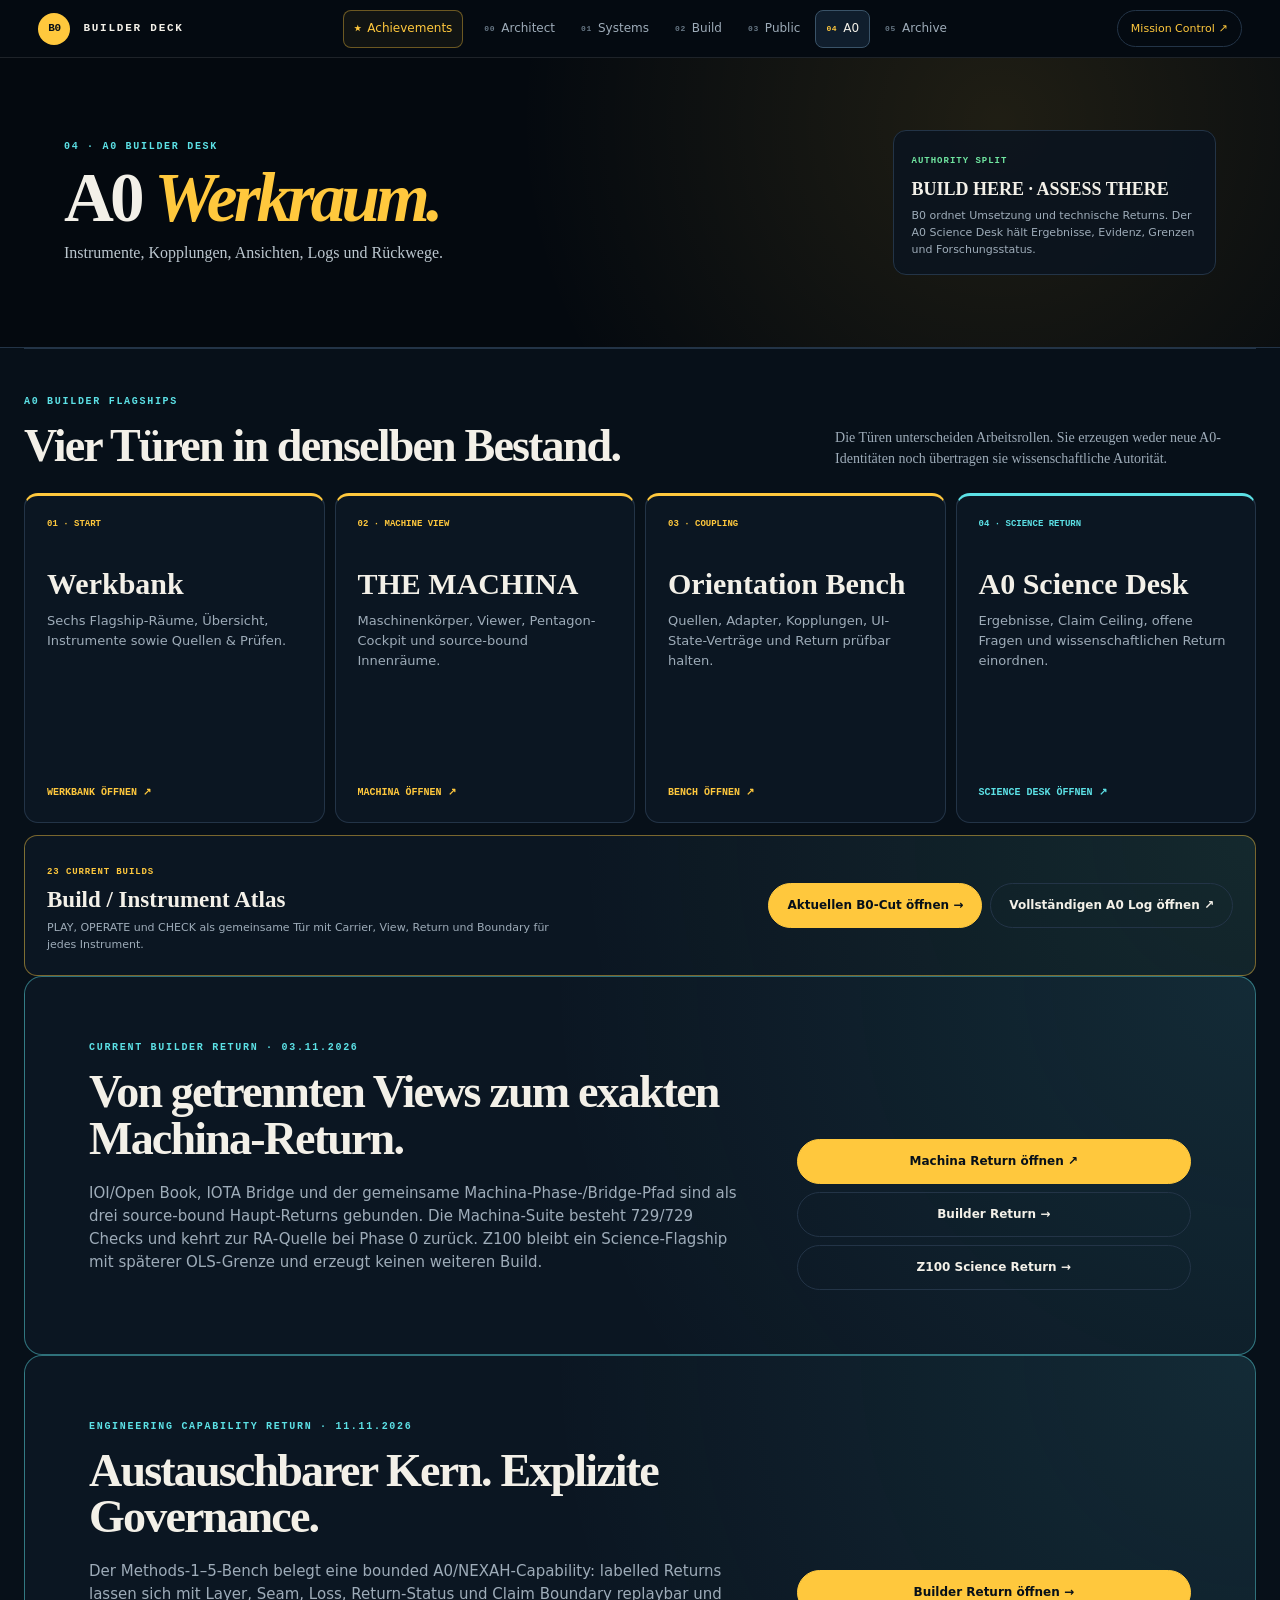
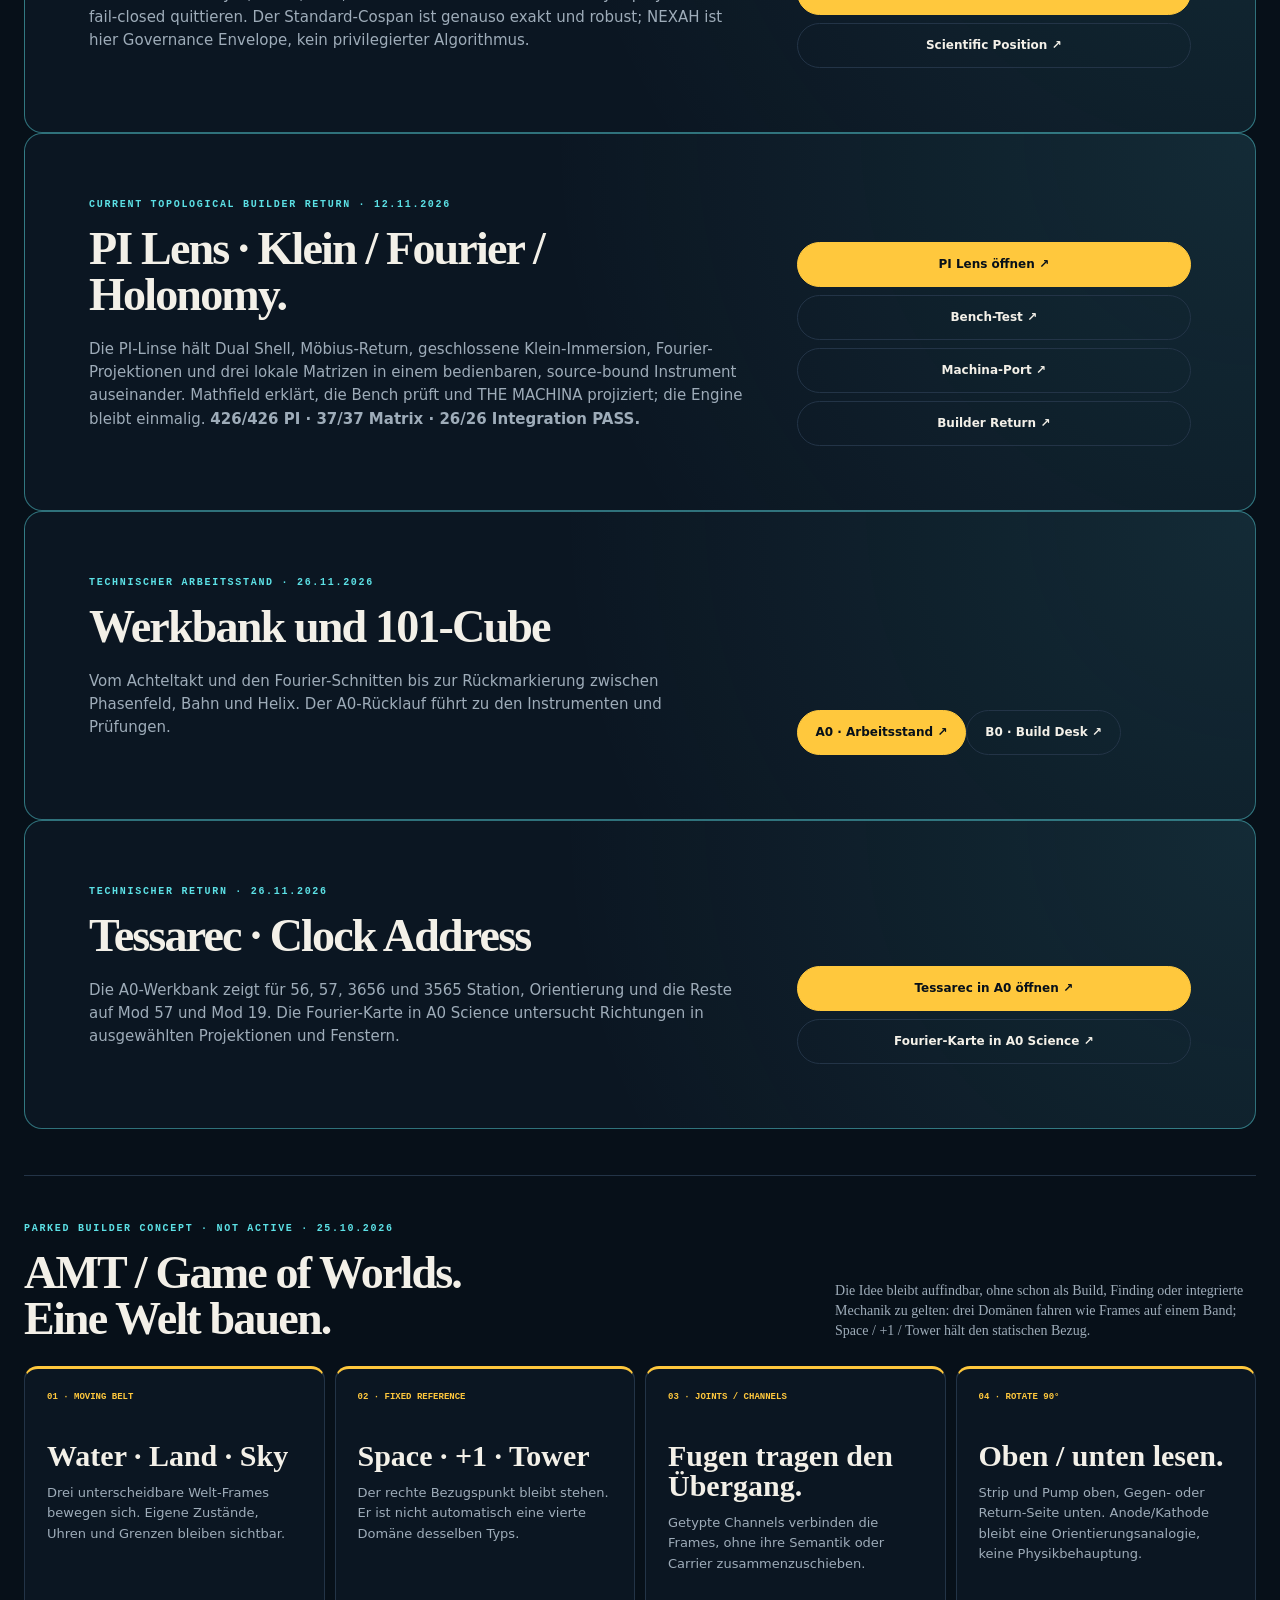
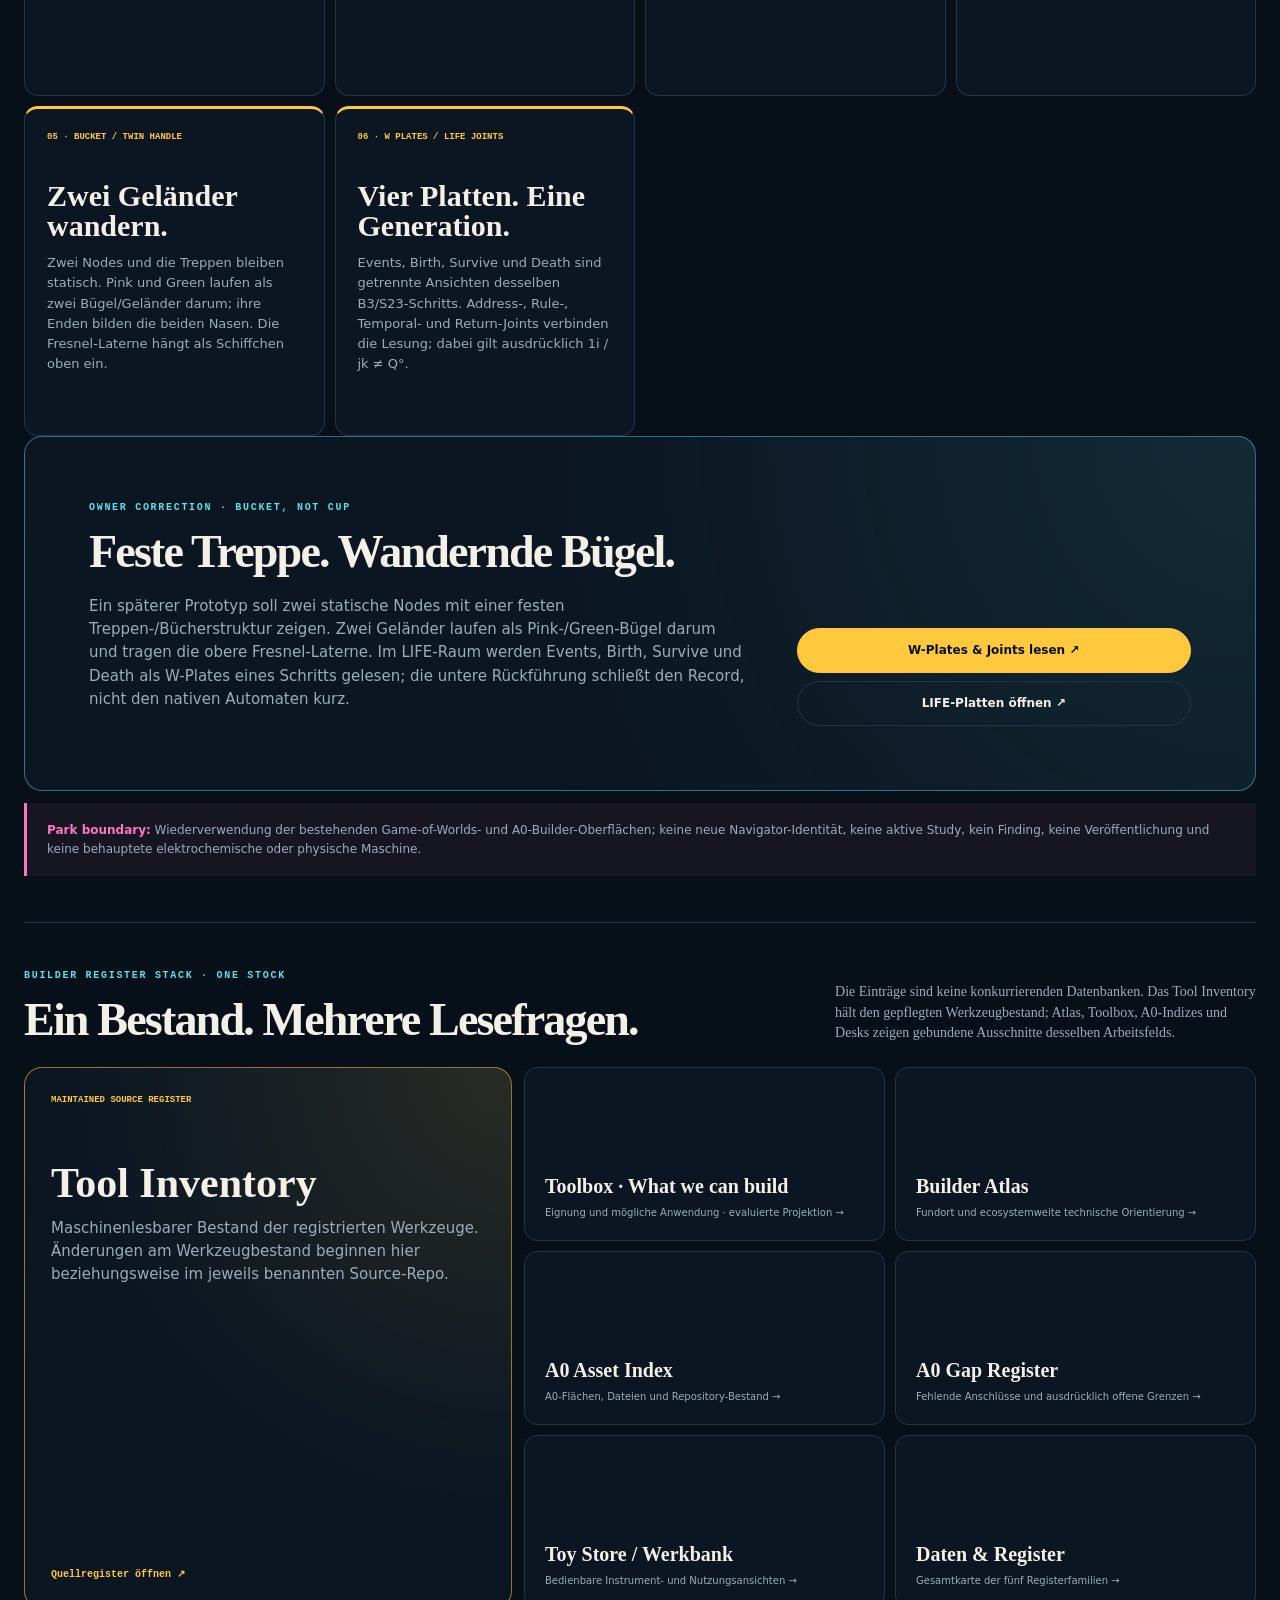
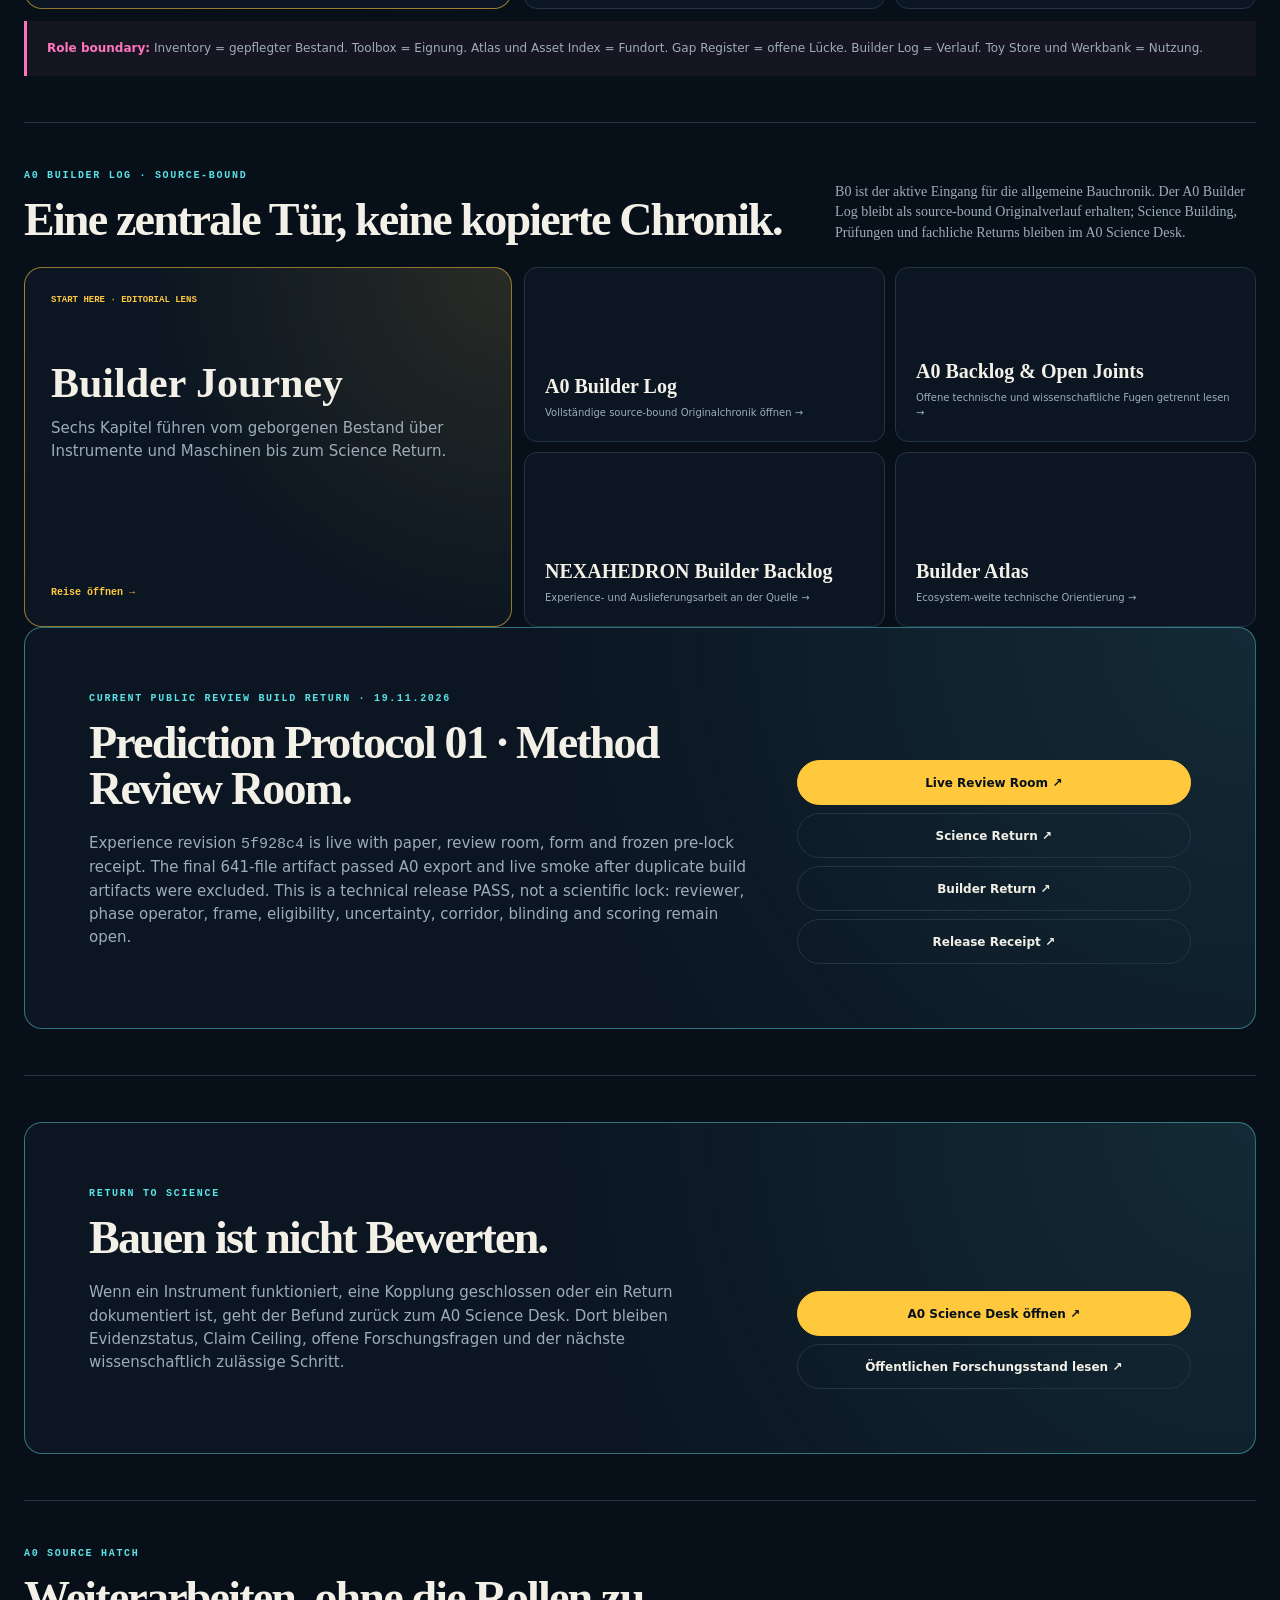
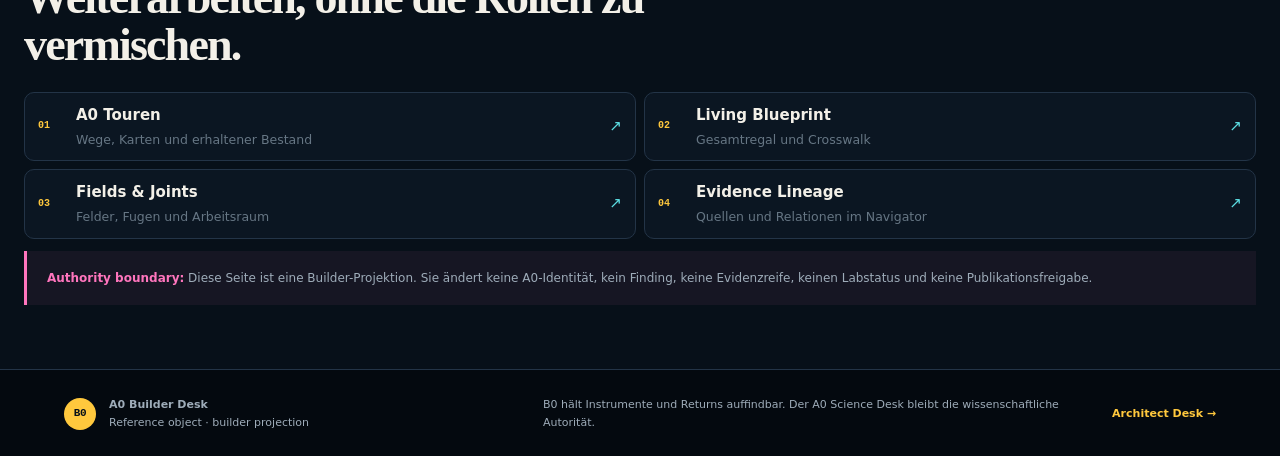
<file: 10 NEXAH CORE/NEXAH/BUILDER/B0_BUILDER_DECK/a0-tools.html>
<!doctype html>
<html lang="de">
<head>
  <meta charset="utf-8">
  <meta name="viewport" content="width=device-width, initial-scale=1">
  <meta name="description" content="B0 A0 Tools — Builder-Übersicht für A0 Werkbank, MACHINA, Bench und source-bound Returns.">
  <title>B0 · A0 Tools &amp; Software</title>
  <link rel="stylesheet" href="styles.css">
</head>
<body class="area-page area-page-a0">
  <a class="skip-link" href="#main">Zum Inhalt</a>
  <header class="topbar">
    <a class="wordmark" href="index.html#top" aria-label="B0 Builder Deck Start"><span class="mark">B0</span><span>BUILDER DECK</span></a>
    <nav class="desk-nav" aria-label="B0 Arbeitsbereiche">
      <a class="nav-achievements" href="achievements.html"><span>★</span>Achievements</a><a href="index.html"><span>00</span>Architect</a><a href="systems-desk.html"><span>01</span>Systems</a><a href="build-desk.html"><span>02</span>Build</a><a href="public-field.html"><span>03</span>Public</a><a class="is-current" href="a0-tools.html" aria-current="page"><span>04</span>A0</a><a href="archive.html"><span>05</span>Archive</a>
    </nav>
    <a class="mc-link" href="../../../../00%20EXECUTIVE/NEXAH-Mission-Control/INTERNAL_NAVIGATOR/index.html">Mission Control ↗</a>
  </header>

  <main id="main">
    <section class="area-hero" id="top">
      <div><p class="eyebrow">04 · A0 BUILDER DESK</p><h1>A0 <em>Werkraum.</em></h1><p>Instrumente, Kopplungen, Ansichten, Logs und Rückwege.</p></div>
      <aside><span>AUTHORITY SPLIT</span><strong>BUILD HERE · ASSESS THERE</strong><p>B0 ordnet Umsetzung und technische Returns. Der A0 Science Desk hält Ergebnisse, Evidenz, Grenzen und Forschungsstatus.</p></aside>
    </section>

    <section class="section" id="flagships" aria-labelledby="flagships-title">
      <header class="section-head"><div><p class="eyebrow">A0 BUILDER FLAGSHIPS</p><h2 id="flagships-title">Vier Türen in denselben Bestand.</h2></div><p>Die Türen unterscheiden Arbeitsrollen. Sie erzeugen weder neue A0-Identitäten noch übertragen sie wissenschaftliche Autorität.</p></header>
      <div class="flagship-grid">
        <article class="flagship-card"><span>01 · START</span><h3>Werkbank</h3><p>Sechs Flagship-Räume, Übersicht, Instrumente sowie Quellen &amp; Prüfen.</p><a href="../../../../30%20SCIENCE%20LAB/NEXAH-Science-Lab/RESEARCH_PROGRAM_B_MATHEMATICAL_FOUNDATIONS/AXIOM0_QMODE_ORIENTATION_TO_MEASUREMENT_FOUNDATION_PACKAGE_2026-10-01/A0_BOOK/A0_WERKBANK.html">Werkbank öffnen ↗</a></article>
        <article class="flagship-card"><span>02 · MACHINE VIEW</span><h3>THE MACHINA</h3><p>Maschinenkörper, Viewer, Pentagon-Cockpit und source-bound Innenräume.</p><a href="../../../../30%20SCIENCE%20LAB/NEXAH-Science-Lab/RESEARCH_PROGRAM_B_MATHEMATICAL_FOUNDATIONS/AXIOM0_QMODE_ORIENTATION_TO_MEASUREMENT_FOUNDATION_PACKAGE_2026-10-01/A0_BOOK/A0_MACHINA_COCKPIT.html">MACHINA öffnen ↗</a></article>
        <article class="flagship-card"><span>03 · COUPLING</span><h3>Orientation Bench</h3><p>Quellen, Adapter, Kopplungen, UI-State-Verträge und Return prüfbar halten.</p><a href="../../../../30%20SCIENCE%20LAB/NEXAH-Science-Lab/RESEARCH_PROGRAM_B_MATHEMATICAL_FOUNDATIONS/AXIOM0_QMODE_ORIENTATION_TO_MEASUREMENT_FOUNDATION_PACKAGE_2026-10-01/A0_BOOK/A0_ORIENTATION_CONTROLLER_BENCH.html#benchFoyer">Bench öffnen ↗</a></article>
        <article class="flagship-card flagship-science"><span>04 · SCIENCE RETURN</span><h3>A0 Science Desk</h3><p>Ergebnisse, Claim Ceiling, offene Fragen und wissenschaftlichen Return einordnen.</p><a href="../../../../30%20SCIENCE%20LAB/NEXAH-Science-Lab/RESEARCH_PROGRAM_B_MATHEMATICAL_FOUNDATIONS/AXIOM0_QMODE_ORIENTATION_TO_MEASUREMENT_FOUNDATION_PACKAGE_2026-10-01/A0_BOOK/A0_RESEARCH_DESK.html#desk-cabinet">Science Desk öffnen ↗</a></article>
      </div>
      <div class="build-log-return a0-atlas-return"><div><span>23 CURRENT BUILDS</span><strong>Build / Instrument Atlas</strong><p>PLAY, OPERATE und CHECK als gemeinsame Tür mit Carrier, View, Return und Boundary für jedes Instrument.</p></div><nav><a class="button button-primary" href="build-desk.html#latest-builds">Aktuellen B0-Cut öffnen →</a><a class="button" href="../../../../30%20SCIENCE%20LAB/NEXAH-Science-Lab/RESEARCH_PROGRAM_B_MATHEMATICAL_FOUNDATIONS/AXIOM0_QMODE_ORIENTATION_TO_MEASUREMENT_FOUNDATION_PACKAGE_2026-10-01/A0_BOOK/A0_BUILDER_LOG.html">Vollständigen A0 Log öffnen ↗</a></nav></div>
      <div class="science-return-card"><div><p class="eyebrow">CURRENT BUILDER RETURN · 03.11.2026</p><h2>Von getrennten Views zum exakten Machina-Return.</h2><p>IOI/Open Book, IOTA Bridge und der gemeinsame Machina-Phase-/Bridge-Pfad sind als drei source-bound Haupt-Returns gebunden. Die Machina-Suite besteht 729/729 Checks und kehrt zur RA-Quelle bei Phase 0 zurück. Z100 bleibt ein Science-Flagship mit späterer OLS-Grenze und erzeugt keinen weiteren Build.</p></div><div class="science-return-actions"><a class="button button-primary" href="../../../../30%20SCIENCE%20LAB/NEXAH-Science-Lab/RESEARCH_PROGRAM_B_MATHEMATICAL_FOUNDATIONS/AXIOM0_QMODE_ORIENTATION_TO_MEASUREMENT_FOUNDATION_PACKAGE_2026-10-01/A0_BOOK/A0_MACHINA_COCKPIT.html?rev=bridge-tour-r4#trianglePhiLens">Machina Return öffnen ↗</a><a class="button" href="../../../../30%20SCIENCE%20LAB/NEXAH-Science-Lab/RESEARCH_PROGRAM_B_MATHEMATICAL_FOUNDATIONS/AXIOM0_QMODE_ORIENTATION_TO_MEASUREMENT_FOUNDATION_PACKAGE_2026-10-01/A0_BOOK/A0_BUILDER_LOG.html#machina-bridge-tour-builder-addendum-20261103">Builder Return →</a><a class="button" href="../../../../30%20SCIENCE%20LAB/NEXAH-Science-Lab/RESEARCH_PROGRAM_B_MATHEMATICAL_FOUNDATIONS/AXIOM0_QMODE_ORIENTATION_TO_MEASUREMENT_FOUNDATION_PACKAGE_2026-10-01/A0_BOOK/A0_RESEARCH_DESK.html#periodic-carrier-z100-science-return-20261103">Z100 Science Return →</a></div></div>
      <div class="science-return-card" id="methods-1-5-return"><div><p class="eyebrow">ENGINEERING CAPABILITY RETURN · 11.11.2026</p><h2>Austauschbarer Kern. Explizite Governance.</h2><p>Der Methods-1–5-Bench belegt eine bounded A0/NEXAH-Capability: labelled Returns lassen sich mit Layer, Seam, Loss, Return-Status und Claim Boundary replaybar und fail-closed quittieren. Der Standard-Cospan ist genauso exakt und robust; NEXAH ist hier Governance Envelope, kein privilegierter Algorithmus.</p></div><div class="science-return-actions"><a class="button button-primary" href="PROJECT_A0_ULLINIUM_METHODS_1_5_ENGINEERING_RETURN_2026-11-11.md">Builder Return öffnen →</a><a class="button" href="../../../../30%20SCIENCE%20LAB/NEXAH-Science-Lab/RESEARCH_PROGRAM_B_MATHEMATICAL_FOUNDATIONS/AXIOM0_QMODE_ORIENTATION_TO_MEASUREMENT_FOUNDATION_PACKAGE_2026-10-01/A0_BOOK/A0_SCIENTIFIC_POSITION_REPORT.html#ullinium-methods-1-5-benchmark-20261111">Scientific Position ↗</a></div></div>
      <div class="science-return-card" id="pi-lens-return"><div><p class="eyebrow">CURRENT TOPOLOGICAL BUILDER RETURN · 12.11.2026</p><h2>PI Lens · Klein / Fourier / Holonomy.</h2><p>Die PI-Linse hält Dual Shell, Möbius-Return, geschlossene Klein-Immersion, Fourier-Projektionen und drei lokale Matrizen in einem bedienbaren, source-bound Instrument auseinander. Mathfield erklärt, die Bench prüft und THE MACHINA projiziert; die Engine bleibt einmalig. <strong>426/426 PI · 37/37 Matrix · 26/26 Integration PASS.</strong></p></div><div class="science-return-actions"><a class="button button-primary" href="../../../../30%20SCIENCE%20LAB/NEXAH-Science-Lab/RESEARCH_PROGRAM_B_MATHEMATICAL_FOUNDATIONS/AXIOM0_QMODE_ORIENTATION_TO_MEASUREMENT_FOUNDATION_PACKAGE_2026-10-01/A0_BOOK/A0_PLATINUM_IRIDIUM_PI_LENS.html">PI Lens öffnen ↗</a><a class="button" href="../../../../30%20SCIENCE%20LAB/NEXAH-Science-Lab/RESEARCH_PROGRAM_B_MATHEMATICAL_FOUNDATIONS/AXIOM0_QMODE_ORIENTATION_TO_MEASUREMENT_FOUNDATION_PACKAGE_2026-10-01/A0_BOOK/A0_ORIENTATION_CONTROLLER_BENCH.html#piHolonomyBench">Bench-Test ↗</a><a class="button" href="../../../../30%20SCIENCE%20LAB/NEXAH-Science-Lab/RESEARCH_PROGRAM_B_MATHEMATICAL_FOUNDATIONS/AXIOM0_QMODE_ORIENTATION_TO_MEASUREMENT_FOUNDATION_PACKAGE_2026-10-01/A0_BOOK/A0_MACHINA_COCKPIT.html#relationChamber">Machina-Port ↗</a><a class="button" href="../../../../30%20SCIENCE%20LAB/NEXAH-Science-Lab/RESEARCH_PROGRAM_B_MATHEMATICAL_FOUNDATIONS/AXIOM0_QMODE_ORIENTATION_TO_MEASUREMENT_FOUNDATION_PACKAGE_2026-10-01/A0_BOOK/A0_BUILDER_LOG.html#platinum-iridium-pi-lens-holonomy-builder-20261112">Builder Return ↗</a></div></div>
      <div class="science-return-card" id="a0-b0-instrument-return-20261126">
        <div><p class="eyebrow">TECHNISCHER ARBEITSSTAND · 26.11.2026</p><h2>Werkbank und 101-Cube</h2><p>Vom Achteltakt und den Fourier-Schnitten bis zur Rückmarkierung zwischen Phasenfeld, Bahn und Helix. Der A0-Rücklauf führt zu den Instrumenten und Prüfungen.</p></div>
        <nav><a class="button button-primary" href="../../../../30%20SCIENCE%20LAB/NEXAH-Science-Lab/RESEARCH_PROGRAM_B_MATHEMATICAL_FOUNDATIONS/AXIOM0_QMODE_ORIENTATION_TO_MEASUREMENT_FOUNDATION_PACKAGE_2026-10-01/A0_BOOK/A0_BUILDER_LOG.html#a0-b0-instrument-return-20261126">A0 · Arbeitsstand ↗</a><a class="button" href="build-desk.html#a0-b0-instrument-return-20261126">B0 · Build Desk ↗</a></nav>
      </div>
      <div class="science-return-card" id="tessarec-clock-address-return">
        <div><p class="eyebrow">TECHNISCHER RETURN · 26.11.2026</p><h2>Tessarec · Clock Address</h2><p>Die A0-Werkbank zeigt für 56, 57, 3656 und 3565 Station, Orientierung und die Reste auf Mod 57 und Mod 19. Die Fourier-Karte in A0 Science untersucht Richtungen in ausgewählten Projektionen und Fenstern.</p></div>
        <div class="science-return-actions"><a class="button button-primary" href="../../../../30%20SCIENCE%20LAB/NEXAH-Science-Lab/RESEARCH_PROGRAM_B_MATHEMATICAL_FOUNDATIONS/AXIOM0_QMODE_ORIENTATION_TO_MEASUREMENT_FOUNDATION_PACKAGE_2026-10-01/A0_BOOK/A0_WERKBANK.html#lokiTessarecPipeTest">Tessarec in A0 öffnen ↗</a><a class="button" href="../../../../30%20SCIENCE%20LAB/NEXAH-Science-Lab/RESEARCH_PROGRAM_B_MATHEMATICAL_FOUNDATIONS/AXIOM0_QMODE_ORIENTATION_TO_MEASUREMENT_FOUNDATION_PACKAGE_2026-10-01/A0_BOOK/A0_SCIENCE.html#attraktoren-fourier-projektionen">Fourier-Karte in A0 Science ↗</a></div>
      </div>
    </section>

    <section class="section" id="parked-amt-world" aria-labelledby="parked-amt-world-title">
      <header class="section-head"><div><p class="eyebrow">PARKED BUILDER CONCEPT · NOT ACTIVE · 25.10.2026</p><h2 id="parked-amt-world-title">AMT / Game of Worlds.<br>Eine Welt bauen.</h2></div><p>Die Idee bleibt auffindbar, ohne schon als Build, Finding oder integrierte Mechanik zu gelten: drei Domänen fahren wie Frames auf einem Band; Space / +1 / Tower hält den statischen Bezug.</p></header>
      <div class="flagship-grid" aria-label="Geparkter AMT-Weltbau in sechs Rollen">
        <article class="flagship-card"><span>01 · MOVING BELT</span><h3>Water · Land · Sky</h3><p>Drei unterscheidbare Welt-Frames bewegen sich. Eigene Zustände, Uhren und Grenzen bleiben sichtbar.</p></article>
        <article class="flagship-card"><span>02 · FIXED REFERENCE</span><h3>Space · +1 · Tower</h3><p>Der rechte Bezugspunkt bleibt stehen. Er ist nicht automatisch eine vierte Domäne desselben Typs.</p></article>
        <article class="flagship-card"><span>03 · JOINTS / CHANNELS</span><h3>Fugen tragen den Übergang.</h3><p>Getypte Channels verbinden die Frames, ohne ihre Semantik oder Carrier zusammenzuschieben.</p></article>
        <article class="flagship-card"><span>04 · ROTATE 90°</span><h3>Oben / unten lesen.</h3><p>Strip und Pump oben, Gegen- oder Return-Seite unten. Anode/Kathode bleibt eine Orientierungsanalogie, keine Physikbehauptung.</p></article>
        <article class="flagship-card"><span>05 · BUCKET / TWIN HANDLE</span><h3>Zwei Geländer wandern.</h3><p>Zwei Nodes und die Treppen bleiben statisch. Pink und Green laufen als zwei Bügel/Geländer darum; ihre Enden bilden die beiden Nasen. Die Fresnel-Laterne hängt als Schiffchen oben ein.</p></article>
        <article class="flagship-card"><span>06 · W PLATES / LIFE JOINTS</span><h3>Vier Platten. Eine Generation.</h3><p>Events, Birth, Survive und Death sind getrennte Ansichten desselben B3/S23-Schritts. Address-, Rule-, Temporal- und Return-Joints verbinden die Lesung; dabei gilt ausdrücklich 1i / jk ≠ Q°.</p></article>
      </div>
      <div class="science-return-card"><div><p class="eyebrow">OWNER CORRECTION · BUCKET, NOT CUP</p><h2>Feste Treppe. Wandernde Bügel.</h2><p>Ein späterer Prototyp soll zwei statische Nodes mit einer festen Treppen-/Bücherstruktur zeigen. Zwei Geländer laufen als Pink-/Green-Bügel darum und tragen die obere Fresnel-Laterne. Im LIFE-Raum werden Events, Birth, Survive und Death als W-Plates eines Schritts gelesen; die untere Rückführung schließt den Record, nicht den nativen Automaten kurz.</p></div><div class="science-return-actions"><a class="button button-primary" href="PARKED_A0_AMT_GAME_OF_WORLDS_WORLD_BUILD_2026-10-25.md#game-of-life-connection--w-plates--4d-chess-view">W-Plates &amp; Joints lesen ↗</a><a class="button" href="../../../../30%20SCIENCE%20LAB/NEXAH-Science-Lab/RESEARCH_PROGRAM_B_MATHEMATICAL_FOUNDATIONS/AXIOM0_QMODE_ORIENTATION_TO_MEASUREMENT_FOUNDATION_PACKAGE_2026-10-01/A0_BOOK/A0_GAME_OF_WORLDS_PLAY.html?world=life#life">LIFE-Platten öffnen ↗</a></div></div>
      <div class="boundary"><strong>Park boundary:</strong> Wiederverwendung der bestehenden Game-of-Worlds- und A0-Builder-Oberflächen; keine neue Navigator-Identität, keine aktive Study, kein Finding, keine Veröffentlichung und keine behauptete elektrochemische oder physische Maschine.</div>
    </section>

    <section class="section" id="register-stack" aria-labelledby="register-stack-title">
      <header class="section-head"><div><p class="eyebrow">BUILDER REGISTER STACK · ONE STOCK</p><h2 id="register-stack-title">Ein Bestand. Mehrere Lesefragen.</h2></div><p>Die Einträge sind keine konkurrierenden Datenbanken. Das Tool Inventory hält den gepflegten Werkzeugbestand; Atlas, Toolbox, A0-Indizes und Desks zeigen gebundene Ausschnitte desselben Arbeitsfelds.</p></header>
      <div class="log-board">
        <a class="log-primary" href="../../../../00%20EXECUTIVE/NEXAH-Mission-Control/CURRENT/BUILDER_TOOL_INVENTORY.csv"><span>MAINTAINED SOURCE REGISTER</span><h3>Tool Inventory</h3><p>Maschinenlesbarer Bestand der registrierten Werkzeuge. Änderungen am Werkzeugbestand beginnen hier beziehungsweise im jeweils benannten Source-Repo.</p><b>Quellregister öffnen ↗</b></a>
        <div class="log-sources">
          <a href="../../../../00%20EXECUTIVE/NEXAH-Mission-Control/00_OVERVIEW/BUILDER_STATUS_REPORT.html#toolbox"><strong>Toolbox · What we can build</strong><span>Eignung und mögliche Anwendung · evaluierte Projektion →</span></a>
          <a href="../../../../00%20EXECUTIVE/NEXAH-Mission-Control/CURRENT/BUILDER_ATLAS.md"><strong>Builder Atlas</strong><span>Fundort und ecosystemweite technische Orientierung →</span></a>
          <a href="../../../../30%20SCIENCE%20LAB/NEXAH-Science-Lab/RESEARCH_PROGRAM_B_MATHEMATICAL_FOUNDATIONS/AXIOM0_QMODE_ORIENTATION_TO_MEASUREMENT_FOUNDATION_PACKAGE_2026-10-01/A0_BOOK/A0_ASSET_INDEX.html"><strong>A0 Asset Index</strong><span>A0-Flächen, Dateien und Repository-Bestand →</span></a>
          <a href="../../../../30%20SCIENCE%20LAB/NEXAH-Science-Lab/RESEARCH_PROGRAM_B_MATHEMATICAL_FOUNDATIONS/AXIOM0_QMODE_ORIENTATION_TO_MEASUREMENT_FOUNDATION_PACKAGE_2026-10-01/100_A0_ORIENTATION_CONTROLLER_BENCH_GAP_REGISTER_2026-10-16.md"><strong>A0 Gap Register</strong><span>Fehlende Anschlüsse und ausdrücklich offene Grenzen →</span></a>
          <a href="../../../../30%20SCIENCE%20LAB/NEXAH-Science-Lab/RESEARCH_PROGRAM_B_MATHEMATICAL_FOUNDATIONS/AXIOM0_QMODE_ORIENTATION_TO_MEASUREMENT_FOUNDATION_PACKAGE_2026-10-01/A0_BOOK/A0_BUILDER_TOY_STORE.html#instrument-atlas"><strong>Toy Store / Werkbank</strong><span>Bedienbare Instrument- und Nutzungsansichten →</span></a>
          <a href="../../../../30%20SCIENCE%20LAB/NEXAH-Science-Lab/RESEARCH_PROGRAM_B_MATHEMATICAL_FOUNDATIONS/AXIOM0_QMODE_ORIENTATION_TO_MEASUREMENT_FOUNDATION_PACKAGE_2026-10-01/A0_BOOK/A0_DATA_AND_REGISTERS.html#assets-publications"><strong>Daten &amp; Register</strong><span>Gesamtkarte der fünf Registerfamilien →</span></a>
        </div>
      </div>
      <div class="boundary"><strong>Role boundary:</strong> Inventory = gepflegter Bestand. Toolbox = Eignung. Atlas und Asset Index = Fundort. Gap Register = offene Lücke. Builder Log = Verlauf. Toy Store und Werkbank = Nutzung.</div>
    </section>

    <section class="section" id="builder-log" aria-labelledby="builder-log-title">
      <header class="section-head"><div><p class="eyebrow">A0 BUILDER LOG · SOURCE-BOUND</p><h2 id="builder-log-title">Eine zentrale Tür, keine kopierte Chronik.</h2></div><p>B0 ist der aktive Eingang für die allgemeine Bauchronik. Der A0 Builder Log bleibt als source-bound Originalverlauf erhalten; Science Building, Prüfungen und fachliche Returns bleiben im A0 Science Desk.</p></header>
      <div class="log-board">
        <a class="log-primary" href="builder-journey.html"><span>START HERE · EDITORIAL LENS</span><h3>Builder Journey</h3><p>Sechs Kapitel führen vom geborgenen Bestand über Instrumente und Maschinen bis zum Science Return.</p><b>Reise öffnen →</b></a>
        <div class="log-sources">
          <a href="../../../../30%20SCIENCE%20LAB/NEXAH-Science-Lab/RESEARCH_PROGRAM_B_MATHEMATICAL_FOUNDATIONS/AXIOM0_QMODE_ORIENTATION_TO_MEASUREMENT_FOUNDATION_PACKAGE_2026-10-01/A0_BOOK/A0_BUILDER_LOG.html"><strong>A0 Builder Log</strong><span>Vollständige source-bound Originalchronik öffnen →</span></a>
          <a href="../../../../30%20SCIENCE%20LAB/NEXAH-Science-Lab/RESEARCH_PROGRAM_B_MATHEMATICAL_FOUNDATIONS/AXIOM0_QMODE_ORIENTATION_TO_MEASUREMENT_FOUNDATION_PACKAGE_2026-10-01/24_A0_RESEARCH_BACKLOG_AND_OPEN_JOINTS_2026-10-10.md"><strong>A0 Backlog &amp; Open Joints</strong><span>Offene technische und wissenschaftliche Fugen getrennt lesen →</span></a>
          <a href="../../../../40%20EXPERIENCE%20PRODUCTION/NEXAHEDRON/docs/NEXAHEDRON_BUILDER_BACKLOG.md"><strong>NEXAHEDRON Builder Backlog</strong><span>Experience- und Auslieferungsarbeit an der Quelle →</span></a>
          <a href="../../../../00%20EXECUTIVE/NEXAH-Mission-Control/CURRENT/BUILDER_ATLAS.md"><strong>Builder Atlas</strong><span>Ecosystem-weite technische Orientierung →</span></a>
        </div>
      </div>
      <div class="science-return-card" id="prediction-protocol-01-review-room-return"><div><p class="eyebrow">CURRENT PUBLIC REVIEW BUILD RETURN · 19.11.2026</p><h2>Prediction Protocol 01 · Method Review Room.</h2><p>Experience revision <code>5f928c4</code> is live with paper, review room, form and frozen pre-lock receipt. The final 641-file artifact passed A0 export and live smoke after duplicate build artifacts were excluded. This is a technical release PASS, not a scientific lock: reviewer, phase operator, frame, eligibility, uncertainty, corridor, blinding and scoring remain open.</p></div><div class="science-return-actions"><a class="button button-primary" href="https://nexah.de/review/nexah-prediction-protocol-01/">Live Review Room ↗</a><a class="button" href="../../../../30%20SCIENCE%20LAB/NEXAH-Science-Lab/RESEARCH_PROGRAM_B_MATHEMATICAL_FOUNDATIONS/AXIOM0_QMODE_ORIENTATION_TO_MEASUREMENT_FOUNDATION_PACKAGE_2026-10-01/A0_BOOK/A0_RESEARCH_DESK.html#prediction-protocol-01-method-review-return-20261119">Science Return ↗</a><a class="button" href="../../../../30%20SCIENCE%20LAB/NEXAH-Science-Lab/RESEARCH_PROGRAM_B_MATHEMATICAL_FOUNDATIONS/AXIOM0_QMODE_ORIENTATION_TO_MEASUREMENT_FOUNDATION_PACKAGE_2026-10-01/A0_BOOK/A0_BUILDER_LOG.html#prediction-protocol-01-review-room-builder-return-20261119">Builder Return ↗</a><a class="button" href="../../../../00%20EXECUTIVE/NEXAH-Mission-Control/PUBLISHING/PUBLIC_FIELD_01/CH013_NEXAH_DE_PREDICTION_METHOD_REVIEW_ROOM_RELEASE_RECEIPT_2026-11-19.md">Release Receipt ↗</a></div></div>
    </section>

    <section class="section" id="science-return" aria-labelledby="science-return-title">
      <div class="science-return-card"><div><p class="eyebrow">RETURN TO SCIENCE</p><h2 id="science-return-title">Bauen ist nicht Bewerten.</h2><p>Wenn ein Instrument funktioniert, eine Kopplung geschlossen oder ein Return dokumentiert ist, geht der Befund zurück zum A0 Science Desk. Dort bleiben Evidenzstatus, Claim Ceiling, offene Forschungsfragen und der nächste wissenschaftlich zulässige Schritt.</p></div><div class="science-return-actions"><a class="button button-primary" href="../../../../30%20SCIENCE%20LAB/NEXAH-Science-Lab/RESEARCH_PROGRAM_B_MATHEMATICAL_FOUNDATIONS/AXIOM0_QMODE_ORIENTATION_TO_MEASUREMENT_FOUNDATION_PACKAGE_2026-10-01/A0_BOOK/A0_RESEARCH_DESK.html#desk-cabinet">A0 Science Desk öffnen ↗</a><a class="button" href="../../../../30%20SCIENCE%20LAB/NEXAH-Science-Lab/RESEARCH_PROGRAM_B_MATHEMATICAL_FOUNDATIONS/AXIOM0_QMODE_ORIENTATION_TO_MEASUREMENT_FOUNDATION_PACKAGE_2026-10-01/A0_BOOK/A0_SCIENTIFIC_POSITION_REPORT.html#currentness-20261024">Öffentlichen Forschungsstand lesen ↗</a></div></div>
    </section>

    <section class="sources section" id="sources" aria-labelledby="sources-title">
      <header class="section-head"><div><p class="eyebrow">A0 SOURCE HATCH</p><h2 id="sources-title">Weiterarbeiten, ohne die Rollen zu vermischen.</h2></div></header>
      <div class="source-list"><a href="../../../../30%20SCIENCE%20LAB/NEXAH-Science-Lab/RESEARCH_PROGRAM_B_MATHEMATICAL_FOUNDATIONS/AXIOM0_QMODE_ORIENTATION_TO_MEASUREMENT_FOUNDATION_PACKAGE_2026-10-01/A0_BOOK/A0_TOURS.html"><b>01</b><span>A0 Touren<small>Wege, Karten und erhaltener Bestand</small></span><i>↗</i></a><a href="../../../../30%20SCIENCE%20LAB/NEXAH-Science-Lab/RESEARCH_PROGRAM_B_MATHEMATICAL_FOUNDATIONS/AXIOM0_QMODE_ORIENTATION_TO_MEASUREMENT_FOUNDATION_PACKAGE_2026-10-01/A0_BOOK/A0_LIVING_BLUEPRINT.html#orientation-shelf"><b>02</b><span>Living Blueprint<small>Gesamtregal und Crosswalk</small></span><i>↗</i></a><a href="../../../../30%20SCIENCE%20LAB/NEXAH-Science-Lab/RESEARCH_PROGRAM_B_MATHEMATICAL_FOUNDATIONS/AXIOM0_QMODE_ORIENTATION_TO_MEASUREMENT_FOUNDATION_PACKAGE_2026-10-01/A0_BOOK/A0_FIELDS_AND_JOINTS_ATLAS.html"><b>03</b><span>Fields &amp; Joints<small>Felder, Fugen und Arbeitsraum</small></span><i>↗</i></a><a href="../../../../30%20SCIENCE%20LAB/NEXAH-Science-Lab/SCIENCE_LAB/NAVIGATION/APP/index.html#a0-orientation-evidence"><b>04</b><span>Evidence Lineage<small>Quellen und Relationen im Navigator</small></span><i>↗</i></a></div>
      <div class="boundary"><strong>Authority boundary:</strong> Diese Seite ist eine Builder-Projektion. Sie ändert keine A0-Identität, kein Finding, keine Evidenzreife, keinen Labstatus und keine Publikationsfreigabe.</div>
    </section>
  </main>
  <footer class="footer"><div><span class="mark">B0</span><p><strong>A0 Builder Desk</strong><br>Reference object · builder projection</p></div><p>B0 hält Instrumente und Returns auffindbar. Der A0 Science Desk bleibt die wissenschaftliche Autorität.</p><a href="index.html">Architect Desk →</a></footer>
  <script src="app.js"></script>
  <script src="../../../../public-cut.js"></script>
</body>
</html>
</file>
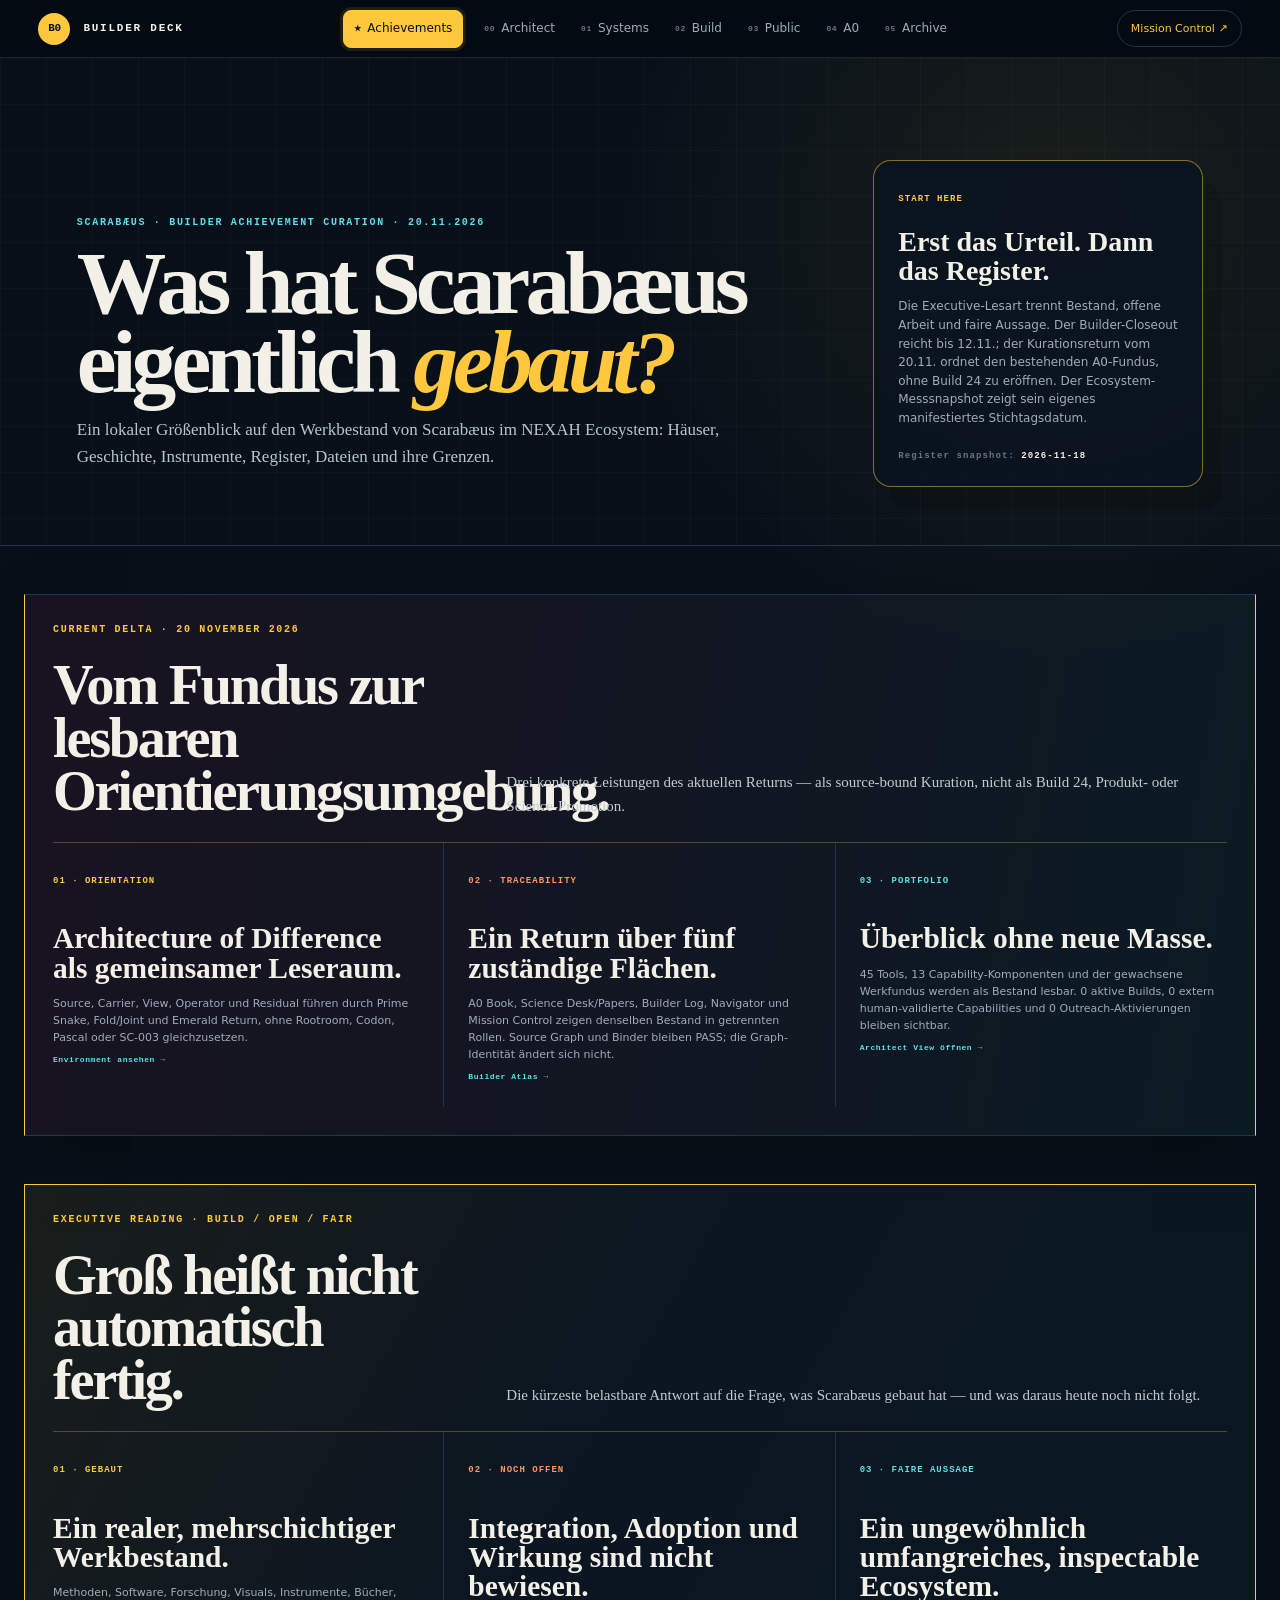
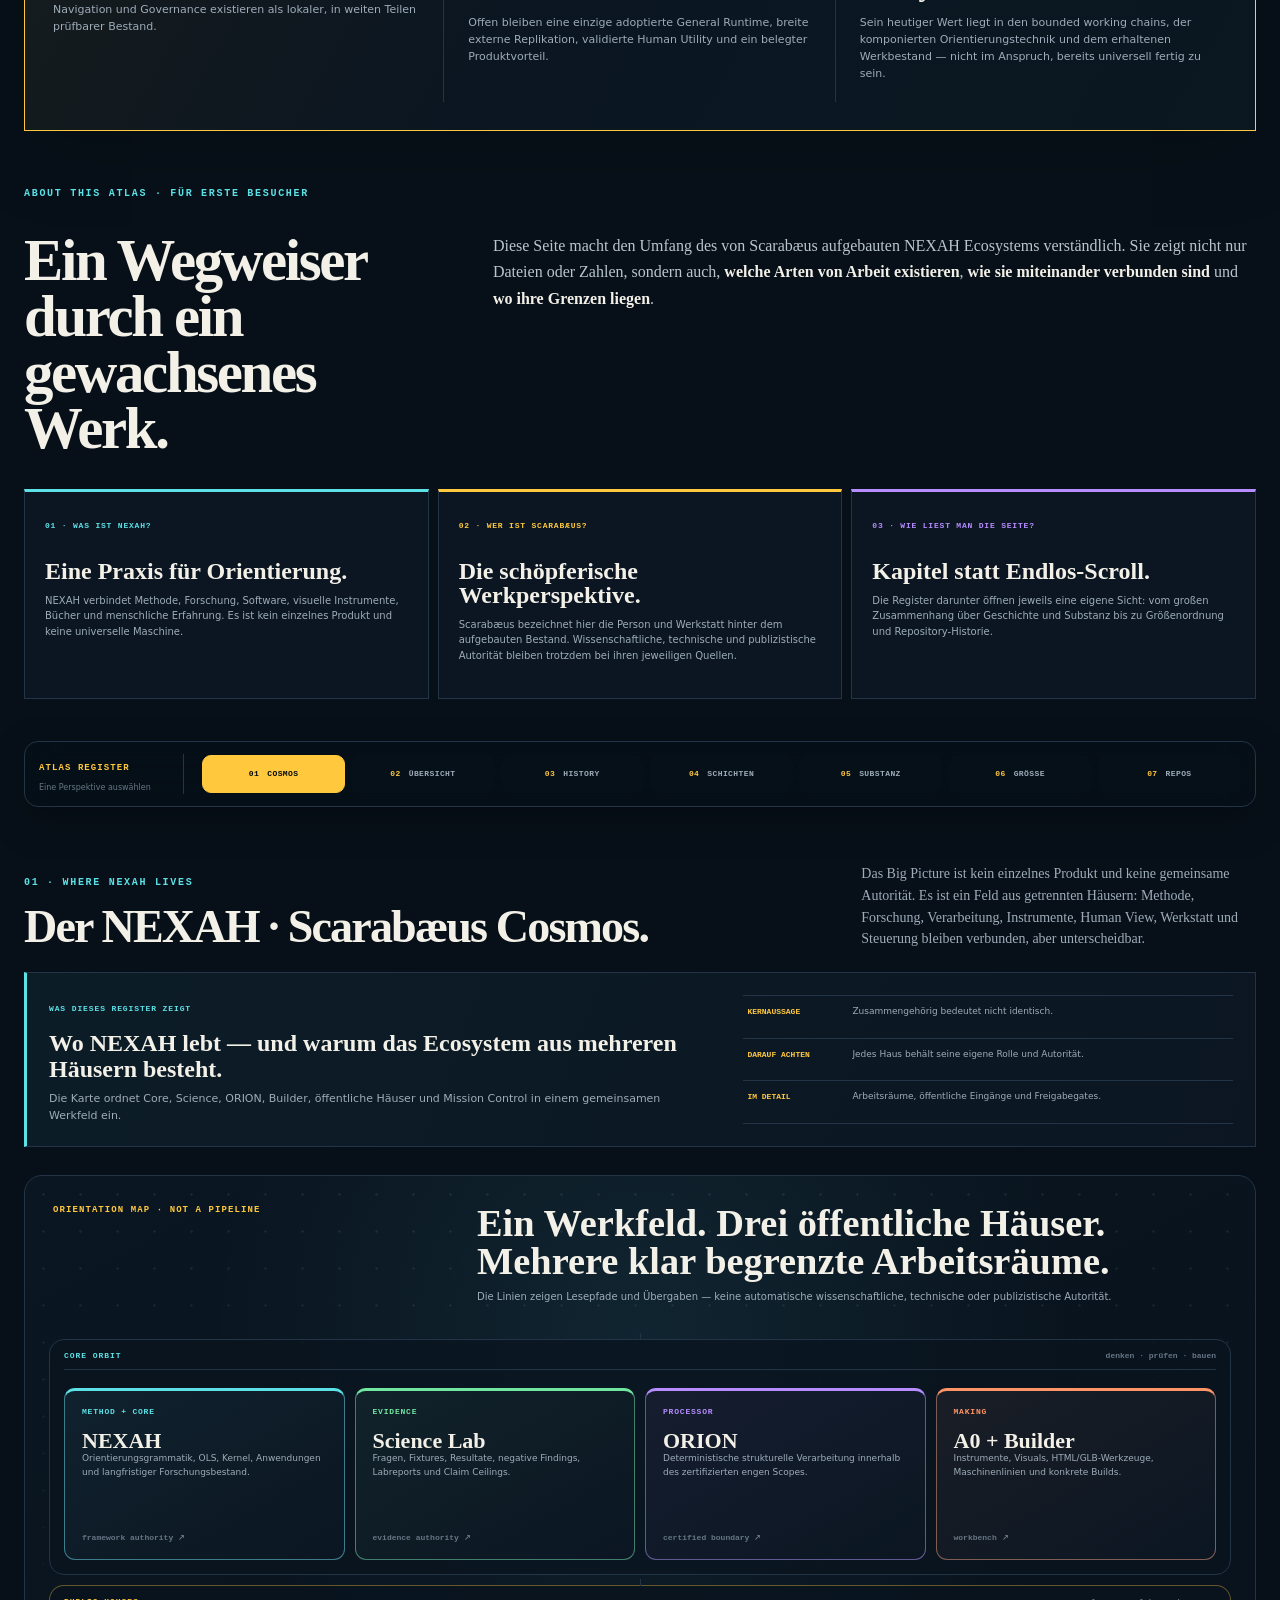
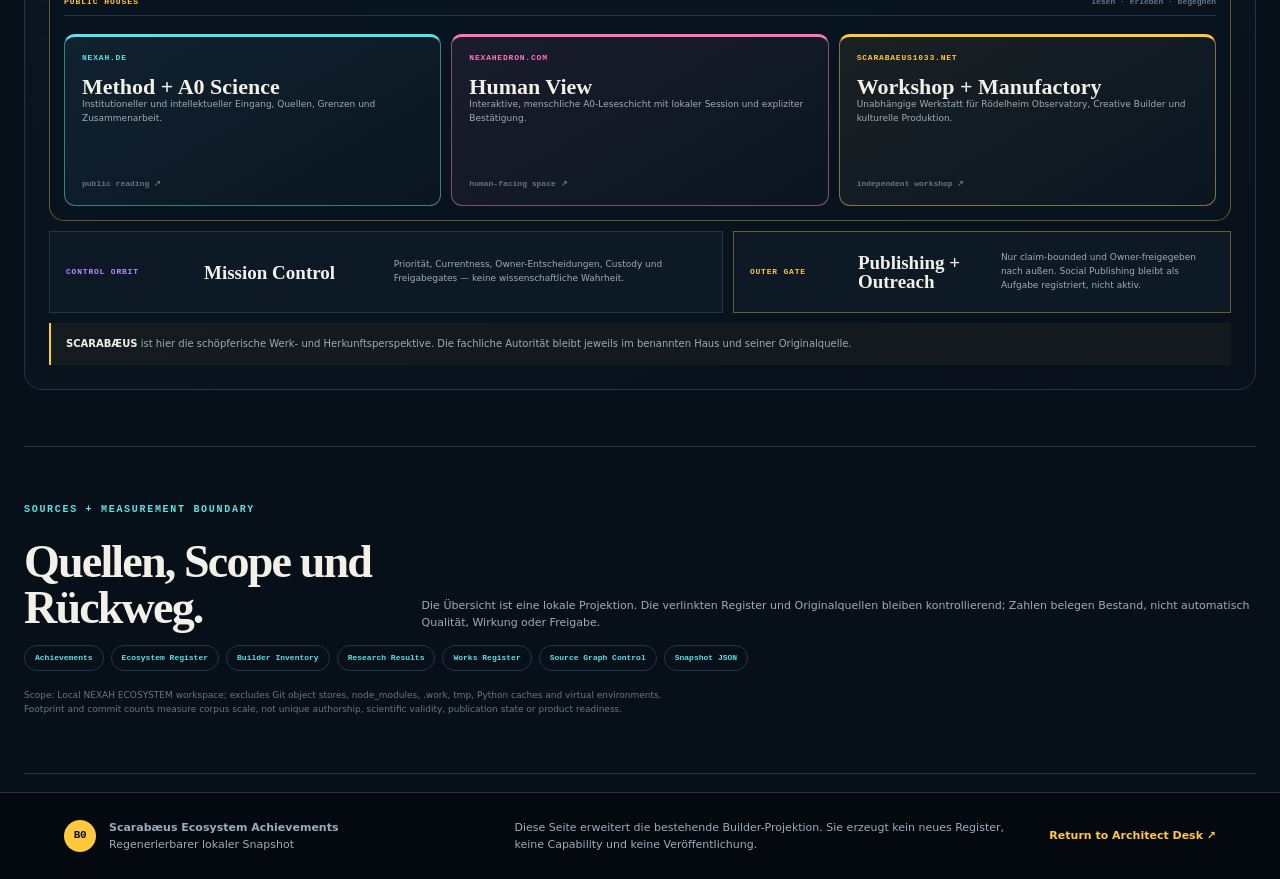
<file: 10 NEXAH CORE/NEXAH/BUILDER/B0_BUILDER_DECK/achievements.html>
<!doctype html>
<html lang="de">
<head>
  <meta charset="utf-8">
  <meta name="viewport" content="width=device-width, initial-scale=1">
  <meta name="description" content="Scarabæus Ecosystem Achievements — eine source-bound Karte des NEXAH Cosmos, seiner Geschichte, gebauten Schichten und Register.">
  <title>B0 · Scarabæus Ecosystem Achievements</title>
  <link rel="stylesheet" href="styles.css">
</head>
<body class="achievements-page">
  <a class="skip-link" href="#main">Zum Inhalt</a>
  <header class="topbar">
    <a class="wordmark" href="index.html#top" aria-label="B0 Builder Deck Start"><span class="mark">B0</span><span>BUILDER DECK</span></a>
    <nav class="desk-nav" aria-label="B0 Arbeitsbereiche"><a class="nav-achievements is-current" href="achievements.html" aria-current="page"><span>★</span>Achievements</a><a href="index.html"><span>00</span>Architect</a><a href="systems-desk.html"><span>01</span>Systems</a><a href="build-desk.html"><span>02</span>Build</a><a href="public-field.html"><span>03</span>Public</a><a href="a0-tools.html"><span>04</span>A0</a><a href="archive.html"><span>05</span>Archive</a></nav>
    <a class="mc-link" href="../../../../00%20EXECUTIVE/NEXAH-Mission-Control/INTERNAL_NAVIGATOR/index.html">Mission Control ↗</a>
  </header>

  <main id="main">
    <section class="achievement-hero" id="top">
      <div>
        <p class="eyebrow">SCARABÆUS · BUILDER ACHIEVEMENT CURATION · 20.11.2026</p>
        <h1>Was hat Scarabæus eigentlich <em>gebaut?</em></h1>
        <p>Ein lokaler Größenblick auf den Werkbestand von Scarabæus im NEXAH Ecosystem: Häuser, Geschichte, Instrumente, Register, Dateien und ihre Grenzen.</p>
      </div>
      <aside class="achievement-thesis"><span>START HERE</span><strong>Erst das Urteil. Dann das Register.</strong><p>Die Executive-Lesart trennt Bestand, offene Arbeit und faire Aussage. Der Builder-Closeout reicht bis 12.11.; der Kurationsreturn vom 20.11. ordnet den bestehenden A0-Fundus, ohne Build 24 zu eröffnen. Der Ecosystem-Messsnapshot zeigt sein eigenes manifestiertes Stichtagsdatum.</p><small>Register snapshot: <b data-achievement="asOf">—</b></small></aside>
    </section>

    <section class="achievement-verdict achievement-current-delta" id="current-delta" aria-labelledby="current-delta-title">
      <header><p class="eyebrow">CURRENT DELTA · 20 NOVEMBER 2026</p><h2 id="current-delta-title">Vom Fundus zur lesbaren Orientierungsumgebung.</h2><p>Drei konkrete Leistungen des aktuellen Returns — als source-bound Kuration, nicht als Build 24, Produkt- oder Science-Promotion.</p></header>
      <div class="achievement-verdict-grid">
        <article><span>01 · ORIENTATION</span><strong>Architecture of Difference als gemeinsamer Leseraum.</strong><p>Source, Carrier, View, Operator und Residual führen durch Prime Snake, Fold/Joint und Emerald Return, ohne Rootroom, Codon, Pascal oder SC-003 gleichzusetzen.</p><a href="../../../../30%20SCIENCE%20LAB/NEXAH-Science-Lab/RESEARCH_PROGRAM_B_MATHEMATICAL_FOUNDATIONS/AXIOM0_QMODE_ORIENTATION_TO_MEASUREMENT_FOUNDATION_PACKAGE_2026-10-01/A0_BOOK/A0_ARCHITECTURE_OF_DIFFERENCE.html">Environment ansehen →</a></article>
        <article><span>02 · TRACEABILITY</span><strong>Ein Return über fünf zuständige Flächen.</strong><p>A0 Book, Science Desk/Papers, Builder Log, Navigator und Mission Control zeigen denselben Bestand in getrennten Rollen. Source Graph und Binder bleiben PASS; die Graph-Identität ändert sich nicht.</p><a href="../../../../00%20EXECUTIVE/NEXAH-Mission-Control/CURRENT/BUILDER_ATLAS.md">Builder Atlas →</a></article>
        <article><span>03 · PORTFOLIO</span><strong>Überblick ohne neue Masse.</strong><p>45 Tools, 13 Capability-Komponenten und der gewachsene Werkfundus werden als Bestand lesbar. 0 aktive Builds, 0 extern human-validierte Capabilities und 0 Outreach-Aktivierungen bleiben sichtbar.</p><a href="index.html#capabilities">Architect View öffnen →</a></article>
      </div>
    </section>

    <section class="achievement-verdict" id="verdict" aria-labelledby="verdict-title">
      <header><p class="eyebrow">EXECUTIVE READING · BUILD / OPEN / FAIR</p><h2 id="verdict-title">Groß heißt nicht automatisch fertig.</h2><p>Die kürzeste belastbare Antwort auf die Frage, was Scarabæus gebaut hat — und was daraus heute noch nicht folgt.</p></header>
      <div class="achievement-verdict-grid">
        <article><span>01 · GEBAUT</span><strong>Ein realer, mehrschichtiger Werkbestand.</strong><p>Methoden, Software, Forschung, Visuals, Instrumente, Bücher, Navigation und Governance existieren als lokaler, in weiten Teilen prüfbarer Bestand.</p></article>
        <article><span>02 · NOCH OFFEN</span><strong>Integration, Adoption und Wirkung sind nicht bewiesen.</strong><p>Offen bleiben eine einzige adoptierte General Runtime, breite externe Replikation, validierte Human Utility und ein belegter Produktvorteil.</p></article>
        <article><span>03 · FAIRE AUSSAGE</span><strong>Ein ungewöhnlich umfangreiches, inspectable Ecosystem.</strong><p>Sein heutiger Wert liegt in den bounded working chains, der komponierten Orientierungstechnik und dem erhaltenen Werkbestand — nicht im Anspruch, bereits universell fertig zu sein.</p></article>
      </div>
    </section>

    <section class="achievement-introduction" aria-labelledby="introduction-title">
      <div class="achievement-introduction-lead">
        <p class="eyebrow">ABOUT THIS ATLAS · FÜR ERSTE BESUCHER</p>
        <h2 id="introduction-title">Ein Wegweiser durch ein gewachsenes Werk.</h2>
        <p>Diese Seite macht den Umfang des von Scarabæus aufgebauten NEXAH Ecosystems verständlich. Sie zeigt nicht nur Dateien oder Zahlen, sondern auch, <strong>welche Arten von Arbeit existieren</strong>, <strong>wie sie miteinander verbunden sind</strong> und <strong>wo ihre Grenzen liegen</strong>.</p>
      </div>
      <div class="achievement-introduction-grid">
        <article><span>01 · WAS IST NEXAH?</span><strong>Eine Praxis für Orientierung.</strong><p>NEXAH verbindet Methode, Forschung, Software, visuelle Instrumente, Bücher und menschliche Erfahrung. Es ist kein einzelnes Produkt und keine universelle Maschine.</p></article>
        <article><span>02 · WER IST SCARABÆUS?</span><strong>Die schöpferische Werkperspektive.</strong><p>Scarabæus bezeichnet hier die Person und Werkstatt hinter dem aufgebauten Bestand. Wissenschaftliche, technische und publizistische Autorität bleiben trotzdem bei ihren jeweiligen Quellen.</p></article>
        <article><span>03 · WIE LIEST MAN DIE SEITE?</span><strong>Kapitel statt Endlos-Scroll.</strong><p>Die Register darunter öffnen jeweils eine eigene Sicht: vom großen Zusammenhang über Geschichte und Substanz bis zu Größenordnung und Repository-Historie.</p></article>
      </div>
    </section>

    <div class="achievement-register-shell" id="register">
      <div class="achievement-register-label"><span>ATLAS REGISTER</span><p>Eine Perspektive auswählen</p></div>
      <nav class="achievement-jump-nav" role="tablist" aria-label="Kapitel dieser Seite">
        <a id="tab-cosmos" role="tab" aria-controls="cosmos" aria-selected="true" tabindex="0" data-achievement-tab="cosmos" href="#cosmos"><span>01</span>Cosmos</a>
        <a id="tab-views" role="tab" aria-controls="views" aria-selected="false" tabindex="-1" data-achievement-tab="views" href="#views"><span>02</span>Übersicht</a>
        <a id="tab-history" role="tab" aria-controls="history" aria-selected="false" tabindex="-1" data-achievement-tab="history" href="#history"><span>03</span>History</a>
        <a id="tab-built" role="tab" aria-controls="built" aria-selected="false" tabindex="-1" data-achievement-tab="built" href="#built"><span>04</span>Schichten</a>
        <a id="tab-evidence" role="tab" aria-controls="evidence" aria-selected="false" tabindex="-1" data-achievement-tab="evidence" href="#evidence"><span>05</span>Substanz</a>
        <a id="tab-scale" role="tab" aria-controls="scale" aria-selected="false" tabindex="-1" data-achievement-tab="scale" href="#scale"><span>06</span>Größe</a>
        <a id="tab-repositories" role="tab" aria-controls="repositories" aria-selected="false" tabindex="-1" data-achievement-tab="repositories" href="#repositories"><span>07</span>Repos</a>
      </nav>
    </div>

    <div class="achievement-tab-stage">
    <section class="achievement-section" id="cosmos" role="tabpanel" aria-labelledby="tab-cosmos cosmos-title" data-achievement-panel="cosmos">
      <header class="achievement-heading"><div><p class="eyebrow">01 · WHERE NEXAH LIVES</p><h2 id="cosmos-title">Der NEXAH · Scarabæus Cosmos.</h2></div><p>Das Big Picture ist kein einzelnes Produkt und keine gemeinsame Autorität. Es ist ein Feld aus getrennten Häusern: Methode, Forschung, Verarbeitung, Instrumente, Human View, Werkstatt und Steuerung bleiben verbunden, aber unterscheidbar.</p></header>
      <div class="achievement-summary"><div><span>WAS DIESES REGISTER ZEIGT</span><strong>Wo NEXAH lebt — und warum das Ecosystem aus mehreren Häusern besteht.</strong><p>Die Karte ordnet Core, Science, ORION, Builder, öffentliche Häuser und Mission Control in einem gemeinsamen Werkfeld ein.</p></div><ul><li><b>Kernaussage</b>Zusammengehörig bedeutet nicht identisch.</li><li><b>Darauf achten</b>Jedes Haus behält seine eigene Rolle und Autorität.</li><li><b>Im Detail</b>Arbeitsräume, öffentliche Eingänge und Freigabegates.</li></ul></div>
      <figure class="cosmos-map" aria-labelledby="cosmos-map-title">
        <figcaption class="cosmos-map-intro"><span>ORIENTATION MAP · NOT A PIPELINE</span><strong id="cosmos-map-title">Ein Werkfeld. Drei öffentliche Häuser. Mehrere klar begrenzte Arbeitsräume.</strong><p>Die Linien zeigen Lesepfade und Übergaben — keine automatische wissenschaftliche, technische oder publizistische Autorität.</p></figcaption>
        <div class="cosmos-orbit cosmos-orbit-core">
          <div class="cosmos-orbit-label"><span>CORE ORBIT</span><small>denken · prüfen · bauen</small></div>
          <a class="cosmos-node node-nexah" href="../../README.md"><span>METHOD + CORE</span><strong>NEXAH</strong><p>Orientierungsgrammatik, OLS, Kernel, Anwendungen und langfristiger Forschungsbestand.</p><small>framework authority ↗</small></a>
          <a class="cosmos-node node-science" href="../../../../30%20SCIENCE%20LAB/NEXAH-Science-Lab/README.md"><span>EVIDENCE</span><strong>Science Lab</strong><p>Fragen, Fixtures, Resultate, negative Findings, Labreports und Claim Ceilings.</p><small>evidence authority ↗</small></a>
          <a class="cosmos-node node-orion" href="../../../../20%20ORION/NEXAH-ORION/README.md"><span>PROCESSOR</span><strong>ORION</strong><p>Deterministische strukturelle Verarbeitung innerhalb des zertifizierten engen Scopes.</p><small>certified boundary ↗</small></a>
          <a class="cosmos-node node-builder" href="index.html"><span>MAKING</span><strong>A0 + Builder</strong><p>Instrumente, Visuals, HTML/GLB-Werkzeuge, Maschinenlinien und konkrete Builds.</p><small>workbench ↗</small></a>
        </div>
        <div class="cosmos-orbit cosmos-orbit-houses">
          <div class="cosmos-orbit-label"><span>PUBLIC HOUSES</span><small>lesen · erleben · begegnen</small></div>
          <a class="cosmos-node node-experience" href="../../../../40%20EXPERIENCE%20PRODUCTION/NEXAH-Experience/README.md"><span>NEXAH.DE</span><strong>Method + A0 Science</strong><p>Institutioneller und intellektueller Eingang, Quellen, Grenzen und Zusammenarbeit.</p><small>public reading ↗</small></a>
          <a class="cosmos-node node-nexahedron" href="../../../../40%20EXPERIENCE%20PRODUCTION/NEXAHEDRON/README.md"><span>NEXAHEDRON.COM</span><strong>Human View</strong><p>Interaktive, menschliche A0-Leseschicht mit lokaler Session und expliziter Bestätigung.</p><small>human-facing space ↗</small></a>
          <a class="cosmos-node node-scarab" href="../../../../70%20SCARABAEUS1033%20WORKBENCH/Scarabaeus-1033/README.md"><span>SCARABAEUS1033.NET</span><strong>Workshop + Manufactory</strong><p>Unabhängige Werkstatt für Rödelheim Observatory, Creative Builder und kulturelle Produktion.</p><small>independent workshop ↗</small></a>
        </div>
        <div class="cosmos-control-plane">
          <a href="../../../../00%20EXECUTIVE/NEXAH-Mission-Control/MISSION_CONTROL_ENTRYPOINT.md"><span>CONTROL ORBIT</span><strong>Mission Control</strong><p>Priorität, Currentness, Owner-Entscheidungen, Custody und Freigabegates — keine wissenschaftliche Wahrheit.</p></a>
          <a class="cosmos-gate" href="../../../../00%20EXECUTIVE/NEXAH-Mission-Control/PUBLISHING/PUBLISHING_QUEUE.md"><span>OUTER GATE</span><strong>Publishing + Outreach</strong><p>Nur claim-bounded und Owner-freigegeben nach außen. Social Publishing bleibt als Aufgabe registriert, nicht aktiv.</p></a>
        </div>
        <p class="cosmos-origin"><b>SCARABÆUS</b> ist hier die schöpferische Werk- und Herkunftsperspektive. Die fachliche Autorität bleibt jeweils im benannten Haus und seiner Originalquelle.</p>
      </figure>
    </section>

    <section class="achievement-section" id="views" role="tabpanel" aria-labelledby="tab-views views-title" data-achievement-panel="views">
      <header class="achievement-heading"><div><p class="eyebrow">02 · BUILDER OVERVIEW · GROUPED PERSPECTIVES</p><h2 id="views-title">Ein Bestand. Drei Sichten.</h2></div><p>Die Übersicht ersetzt keine der vorhandenen Flächen. Sie erklärt, welche Frage wo beantwortet wird — und trennt Werkstatt, Evidenz und operative Steuerung.</p></header>
      <div class="achievement-summary"><div><span>WAS DIESES REGISTER ZEIGT</span><strong>Welche Oberfläche welche Frage beantwortet.</strong><p>Builder, Science Navigator und Mission Control schauen auf denselben Bestand, aber mit unterschiedlichen Aufgaben und Verantwortlichkeiten.</p></div><ul><li><b>Build / Work</b>Was wurde gebaut und woran wird gearbeitet?</li><li><b>Science / Evidence</b>Was ist Quelle, Relation, Ergebnis oder Grenze?</li><li><b>Control / Discovery</b>Was existiert, ist aktuell oder freigegeben?</li></ul></div>
      <div class="perspective-map" aria-label="Gruppierte NEXAH Builder-Übersicht">
        <article class="perspective-group perspective-build">
          <header><span>01 · BUILD / WORK</span><strong>Was wurde gebaut — und woran wird gearbeitet?</strong><p>Werkbestand, konkrete Builds, Reifegrade und Builder-Lesarten.</p></header>
          <nav aria-label="Build und Werk Perspektiven">
            <a class="perspective-feature" href="../../../../00%20EXECUTIVE/NEXAH-Mission-Control/00_OVERVIEW/BUILDER_STATUS_REPORT.html"><span>ILLUSTRATED SNAPSHOT</span><strong>Builder Status Report</strong><p>Visuelle Showcase-Perspektive auf Werkzeuge, Systeme und Reifegrade. Datiert — nicht die aktuelle Kontrollquelle.</p><small>Showcase öffnen ↗</small></a>
            <a href="index.html"><span>WORKBENCH</span><strong>B0 Builder Deck</strong><p>Arbeitsräume, Builds, Systemkarten und Übergaben.</p><small>Werkbank öffnen ↗</small></a>
            <a href="../../../../00%20EXECUTIVE/NEXAH-Mission-Control/00_OVERVIEW/BUILDER_VIEW.md"><span>CURRENT READING</span><strong>Builder View</strong><p>Die aktuelle Mission-Control-Lesart dessen, was als Nächstes gebaut werden darf.</p><small>Kontrollierte Lesart ↗</small></a>
          </nav>
        </article>

        <article class="perspective-group perspective-science">
          <header><span>02 · SCIENCE / EVIDENCE</span><strong>Was ist Quelle, Relation, Ergebnis oder Grenze?</strong><p>Governte Identitäten und nachvollziehbare Evidenzpfade — keine automatische Claim-Promotion.</p></header>
          <nav aria-label="Science und Evidence Perspektiven">
            <a class="perspective-feature" href="../../../../30%20SCIENCE%20LAB/NEXAH-Science-Lab/SCIENCE_LAB/NAVIGATION/APP/index.html#home"><span>GOVERNED GRAPH</span><strong>NEXAH Science Navigator</strong><p>Quellen, stabile Identitäten, typisierte Relationen, Evidence Lenses und Rückwege.</p><small>Navigator öffnen ↗</small></a>
            <a href="../../../../30%20SCIENCE%20LAB/NEXAH-Science-Lab/SCIENCE_LAB/LAB_REGISTER.md"><span>CANONICAL REGISTER</span><strong>Lab Register</strong><p>Studienidentität, Lifecycle, Disposition und nächster zulässiger Schritt.</p><small>Register lesen ↗</small></a>
            <a href="../../../../00%20EXECUTIVE/NEXAH-Mission-Control/00_OVERVIEW/SCIENCE_VIEW.md"><span>SCIENCE READING</span><strong>Science View</strong><p>Verdichtete Einordnung von Feld, Resultatfamilien und Claim-Grenzen.</p><small>Einordnung lesen ↗</small></a>
          </nav>
        </article>

        <article class="perspective-group perspective-control">
          <header><span>03 · CONTROL / DISCOVERY</span><strong>Was existiert, was ist aktuell und wohin führt der nächste Weg?</strong><p>Fundstellen, Currentness, Priorität und Owner-Gates — keine wissenschaftliche Autorität.</p></header>
          <nav aria-label="Mission Control und Source Field Perspektiven">
            <a class="perspective-feature" href="../../../../00%20EXECUTIVE/NEXAH-Mission-Control/INTERNAL_NAVIGATOR/index.html"><span>OWNER ORIENTATION</span><strong>Mission Control Navigator</strong><p>Aktuelle Mission, Owner Return, Desk-Routen und kontrollierte Einstiege.</p><small>Mission Control öffnen ↗</small></a>
            <a href="../../../../00%20EXECUTIVE/NEXAH-Mission-Control/INTERNAL_NAVIGATOR/index.html#source-field"><span>BROAD DISCOVERY</span><strong>Source Field</strong><p>Der breite Fundkatalog: was lokal existiert und wo es liegt — auch wenn es nicht im Science Graph zugelassen ist.</p><small>Source Field öffnen ↗</small></a>
            <a href="../../../../00%20EXECUTIVE/NEXAH-Mission-Control/CURRENT/BUILDER_ATLAS.md"><span>CONTROLLED INVENTORY</span><strong>Builder Atlas</strong><p>Quellengebundene Werkzeug- und Fähigkeitsübersicht für die operative Orientierung.</p><small>Atlas lesen ↗</small></a>
          </nav>
        </article>
      </div>
      <div class="perspective-key" aria-label="Leseschlüssel der Perspektiven"><span><b>Builder</b> zeigt das Machen.</span><span><b>Science Navigator</b> zeigt zugelassene Identität und Relation.</span><span><b>Source Field</b> zeigt den breiteren Fundbestand.</span><span><b>Mission Control</b> zeigt Currentness, Priorität und Freigabe.</span></div>
    </section>

    <section class="achievement-section" id="history" role="tabpanel" aria-labelledby="tab-history history-title" data-achievement-panel="history">
      <header class="achievement-heading"><div><p class="eyebrow">03 · SELECTED MILESTONES</p><h2 id="history-title">Vom Core zum Ecosystem.</h2></div><p>Ein verdichteter Zeitstrahl der belegbaren Entwicklungsstationen. Er zeigt nicht jeden Commit, sondern wann eigenständige Schichten entstanden und wie sie zusammengeführt wurden.</p></header>
      <div class="achievement-summary"><div><span>WAS DIESES REGISTER ZEIGT</span><strong>Wie aus einem Core schrittweise ein mehrschichtiges Ecosystem wurde.</strong><p>Der Zeitstrahl markiert die Entstehung eigenständiger Baukörper — von NEXAH Core über Science und Mission Control bis zur heutigen Builder-Übersicht.</p></div><ul><li><b>Kernaussage</b>Das Ecosystem ist gewachsen, nicht auf einmal entworfen worden.</li><li><b>Auswahl</b>Gezeigt werden Wendepunkte, nicht jeder Commit.</li><li><b>Grenze</b>Später bedeutet nicht automatisch stärker oder fertiger.</li></ul></div>
      <ol class="achievement-timeline">
        <li><time datetime="2026-03">MÄR · 2026</time><div><span>FOUNDATION</span><h3>NEXAH Core beginnt als eigener Versionsstrang.</h3><p>Der früheste lokale NEXAH-Commit vom 1. März markiert den Beginn der heute erhaltenen Core-Historie: Framework, Semantik, Operatoren und erste ausführbare Linien.</p><a href="../../README.md">NEXAH Core ↗</a></div></li>
        <li><time datetime="2026-07">JUL · 2026</time><div><span>SYSTEMS</span><h3>ORION, Experience und NEXAHEDRON werden getrennte Baukörper.</h3><p>ORION erhält seine deterministische strukturelle Linie; Experience und NEXAHEDRON schaffen eigenständige Human- und Interaktionsräume. Die Trennung der Rollen wird Teil der Architektur.</p><nav><a href="../../../../20%20ORION/NEXAH-ORION/docs/architecture/ORION_MASTER_ARCHITECTURE.md">ORION ↗</a><a href="../../../../40%20EXPERIENCE%20PRODUCTION/NEXAH-Experience/README.md">Experience ↗</a><a href="../../../../40%20EXPERIENCE%20PRODUCTION/NEXAHEDRON/README.md">NEXAHEDRON ↗</a></nav></div></li>
        <li><time datetime="2026-07-31">31 JUL · 2026</time><div><span>CONTROL</span><h3>Mission Control entsteht als operative Wahrheitsschicht.</h3><p>Prioritäten, Quellen, Owner-Entscheidungen, Currentness und Rückgaben bekommen einen eigenen kontrollierenden Ort — getrennt von wissenschaftlicher Wahrheit und Code-Autorität.</p><a href="../../../../00%20EXECUTIVE/NEXAH-Mission-Control/00_OVERVIEW/README.md">Mission Control ↗</a></div></li>
        <li><time datetime="2026-08">AUG · 2026</time><div><span>SCIENCE</span><h3>Science Lab und Verfassungsgrenzen werden etabliert.</h3><p>Forschungsfragen, Evidenzklassen, Reproduzierbarkeit, STOP und Claim Ceilings werden formal getrennt. Seitdem zählt auch ein negatives oder uninformatives Ergebnis als erhaltener Erkenntnisstand.</p><a href="../../../../30%20SCIENCE%20LAB/NEXAH-Science-Lab/SCIENCE_LAB/LAB_CONSTITUTION.md">Lab Constitution ↗</a></div></li>
        <li><time datetime="2026-09">SEP · 2026</time><div><span>ASSEMBLY</span><h3>Werkzeuge werden zu prüfbaren Ketten und Werkfamilien.</h3><p>THE EYE, NEXAH Compare, CRIC, Observatory-Instrumente und weitere Linien verbinden Vergleich, Residuum, Records, Human Return und begrenzte Ausführung — ohne daraus eine Universalmaschine zu erklären.</p><a href="../../../../00%20EXECUTIVE/NEXAH-Mission-Control/CURRENT/MACHINE_LINEAGE.csv">Machine Lineage ↗</a></div></li>
        <li><time datetime="2026-10-10">10 OKT · 2026</time><div><span>NAVIGATION</span><h3>Der Source Graph wird als zentrale Navigationsschicht governant gebunden.</h3><p>Identität, Provenienz, typisierte Relationen, Evidenzstatus und Return werden in einem Source Graph verbunden; Mission Control erhält eine read-only Kontrollprojektion.</p><a href="../../../../30%20SCIENCE%20LAB/NEXAH-Science-Lab/SCIENCE_LAB/NAVIGATION/GOVERNANCE/NAVIGATOR_GOVERNANCE_INDEX_2026-10-10.md">Navigator Governance ↗</a></div></li>
        <li><time datetime="2026-10-17">17 OKT · 2026</time><div><span>READING</span><h3>A0 bündelt Forschung, Reader und Human Return.</h3><p>Der A0 Desk macht wissenschaftliche Findings, Builder-Instrumente und menschliche Lesepfade gemeinsam zugänglich, ohne ihre unterschiedlichen Autoritäten zu verschmelzen.</p><a href="../../../../30%20SCIENCE%20LAB/NEXAH-Science-Lab/RESEARCH_PROGRAM_B_MATHEMATICAL_FOUNDATIONS/AXIOM0_QMODE_ORIENTATION_TO_MEASUREMENT_FOUNDATION_PACKAGE_2026-10-01/A0_BOOK/A0_RESEARCH_DESK.html">A0 Research Desk ↗</a></div></li>
        <li><time datetime="2026-10-26">26 OKT · 2026</time><div><span>BUILDER VIEW</span><h3>Builder Desk macht die Größenordnung als Ecosystem lesbar.</h3><p>Repositories, Werkbestand, Forschung, Instrumente, Quellenbindungen und Grenzen werden in einer regenerierbaren Übersicht zusammengeführt. Das ist ein Orientierungs-Meilenstein — keine neue Claim-Stufe.</p><a href="../../../../00%20EXECUTIVE/NEXAH-Mission-Control/00_OVERVIEW/ACHIEVEMENTS.md">Achievement Projection ↗</a></div></li>
        <li><time datetime="2026-11-12">12 NOV · 2026</time><div><span>BUILDER CLOSEOUT</span><h3>PI Lens schließt Topologie, Fourier und Holonomie als ein Instrument zurück.</h3><p>Die Linse verbindet zwölf Ansichten, eine geprüfte Klein-/Lotus-Topologie, deklarierte Fourier-Schnitte und eine nichtkommutative 3-Matrix-Workbench. Mathfield, Bench und THE MACHINA sind drei getrennte Zugänge zur einen Engine.</p><nav><a href="a0-tools.html#pi-lens-return">PI Builder Return →</a><a href="index.html#capabilities">Capabilities →</a></nav></div></li>
        <li class="is-current"><time datetime="2026-11-20">20 NOV · 2026</time><div><span>NOW · CURATION RETURN</span><h3>Der gewachsene Fundus wird als eine begrenzte Orientierungsumgebung lesbar.</h3><p>Architecture of Difference führt durch Prime Snake, Fold/Joint und Emerald Return. Science, Builder, Navigator und Mission Control bleiben getrennte Autoritäten; der Überblick eröffnet weder Build 24 noch eine neue Study oder Outreach-Kampagne.</p><nav><a href="../../../../30%20SCIENCE%20LAB/NEXAH-Science-Lab/RESEARCH_PROGRAM_B_MATHEMATICAL_FOUNDATIONS/AXIOM0_QMODE_ORIENTATION_TO_MEASUREMENT_FOUNDATION_PACKAGE_2026-10-01/A0_BOOK/A0_ARCHITECTURE_OF_DIFFERENCE.html">Orientation Environment →</a><a href="../../../../00%20EXECUTIVE/NEXAH-Mission-Control/00_OVERVIEW/ACHIEVEMENTS.md">Mission-Control-Überblick →</a></nav></div></li>
      </ol>
      <p class="timeline-boundary"><strong>Leseregel:</strong> Der Zeitstrahl beschreibt Aufbau und Governance des erhaltenen Systems. Er behauptet weder, dass alles fertig ist, noch dass spätere Objekte automatisch „besser“ oder wissenschaftlich stärker sind.</p>
    </section>

    <section class="achievement-section" id="built" role="tabpanel" aria-labelledby="tab-built built-title" data-achievement-panel="built">
      <header class="achievement-heading"><div><p class="eyebrow">04 · WHAT EXISTS</p><h2 id="built-title">Sechs gebaute Schichten.</h2></div><p>Der eigentliche Umfang liegt in der Verbindung dieser Schichten — nicht in einer einzelnen App.</p></header>
      <div class="achievement-summary"><div><span>WAS DIESES REGISTER ZEIGT</span><strong>Aus welchen Arten von Arbeit der Bestand besteht.</strong><p>Die sechs Schichten machen sichtbar, dass NEXAH zugleich Methode, Forschung, Software, Navigation, Experience und Governance umfasst.</p></div><ul><li><b>Kernaussage</b>Der Wert liegt in der Verbindung der Schichten.</li><li><b>Nicht gemeint</b>Sechs fertige Produkte oder eine Universalmaschine.</li><li><b>Im Detail</b>Rolle und heutiger Charakter jeder Schicht.</li></ul></div>
      <div class="achievement-layers">
        <article><span>01</span><div><h3>Method</h3><p>A0 / NEXAH beschreibt Source, Cut, Operator, Change, Residual, Claim Ceiling und Human Return.</p></div><b>bounded grammar</b></article>
        <article><span>02</span><div><h3>Research</h3><p>Formale Fixtures, reproduzierbare lokale Runs, negative Resultate, Audits und explizite Nicht-Claims.</p></div><b>evidence packages</b></article>
        <article><span>03</span><div><h3>Software</h3><p>OLS, Kernel, ORION, Comparatoren, Records, Validatoren, Adapter sowie HTML- und GLB-Instrumente.</p></div><b>working components</b></article>
        <article><span>04</span><div><h3>Navigation</h3><p>Science Navigator, Source Graph, Mission Control, A0 Desk und B0 verbinden Identität, Quelle, Status und Return.</p></div><b>two authority layers</b></article>
        <article><span>05</span><div><h3>Experience + Works</h3><p>NEXAHEDRON, A0 Book, THE EYE, Are.na Library, Rödelheim Observatory und kuratierte Werkfamilien.</p></div><b>human-facing field</b></article>
        <article><span>06</span><div><h3>Governance</h3><p>Owner Gates, STOP, Claim Boundaries, Reproducibility, Release Receipts und read-only projections.</p></div><b>inspectable control</b></article>
      </div>
    </section>

    <section class="achievement-section" id="evidence" role="tabpanel" aria-labelledby="tab-evidence evidence-title" data-achievement-panel="evidence">
      <header class="achievement-heading"><div><p class="eyebrow">05 · REGISTERED + EVIDENCE-BOUND</p><h2 id="evidence-title">Nicht nur Masse: gebundene Substanz.</h2></div><p>„Gebunden“ heißt hier: Ein Objekt liegt nicht nur irgendwo als Datei, sondern ist benannt, auffindbar und mit Quelle, Status, Beleg und Grenze verbunden. Dadurch kann man zurückgehen und prüfen, was es wirklich ist.</p></header>
      <div class="achievement-summary"><div><span>WAS DIESES REGISTER ZEIGT</span><strong>Welche Arbeit nicht nur vorhanden, sondern nachvollziehbar gebunden ist.</strong><p>Die Zahlen stammen aus bestehenden Builder-, Research-, Works-, Source-Graph- und Mission-Control-Registern.</p></div><ul><li><b>Gebunden</b>Adresse, Typ, Quelle, Status, Grenze und Return sind sichtbar.</li><li><b>Wichtig</b>Ein registriertes Resultat ist nicht automatisch ein Beweis.</li><li><b>Im Detail</b>Erklärung der Bindung und sechs Bestandszahlen.</li></ul></div>
      <div class="substance-explainer" aria-label="Erklärung von gebundener Substanz"><div class="substance-definition"><span>IN NORMALER SPRACHE</span><strong>Gebundene Substanz ist Arbeit, die nicht mehr nur herumliegt.</strong><p>Sie hat eine Adresse, einen erklärten Typ und einen Rückweg zur Originalquelle. Wenn es Tests oder Resultate gibt, bleiben auch Evidenzklasse, negatives Ergebnis und Nicht-Claim sichtbar.</p></div><ol class="substance-chain"><li><b>01</b><span><strong>Objekt</strong><small>Was ist es?</small></span></li><li><b>02</b><span><strong>Quelle</strong><small>Woher kommt es?</small></span></li><li><b>03</b><span><strong>Beleg</strong><small>Was wurde geprüft?</small></span></li><li><b>04</b><span><strong>Status</strong><small>Aktiv, geschlossen, offen?</small></span></li><li><b>05</b><span><strong>Grenze</strong><small>Was darf man nicht behaupten?</small></span></li><li><b>06</b><span><strong>Return</strong><small>Wie führt es zurück?</small></span></li></ol></div>
      <div class="evidence-grid">
        <article><strong data-achievement="builderObjects">—</strong><span>Builder-Objekte</span><p>Benannte Werkzeuge, Instrumente und Bauobjekte. Davon sind <b data-achievement="runnableBuilderObjects">—</b> direkt ausführbar, <b data-achievement="partialBuilderObjects">—</b> teilweise und <b data-achievement="nonRunnableBuilderObjects">—</b> dokumentiert, aber nicht ausführbar.</p></article>
        <article><strong data-achievement="researchResults">—</strong><span>Research Results</span><p>Erhaltene Resultat-Einträge — auch negative, gemischte oder begrenzte. Das bedeutet <b>nicht</b> 64 universelle Beweise, sondern 64 klassifizierte Forschungsausgänge.</p></article>
        <article><strong data-achievement="works">—</strong><span>Works</span><p>Registrierte kulturelle, editorische und instrumentelle Werke. „Registriert“ heißt auffindbar und eingeordnet, nicht automatisch fertig oder veröffentlicht.</p></article>
        <article><strong data-achievement="htmlArtifactsCovered">—</strong><span>HTML-Artefakte</span><p>Interaktive oder lesbare HTML-Objekte, die vom Science-Lab-Bestand erfasst werden. Coverage ist Inventur — nicht automatisch Qualitätsfreigabe.</p></article>
        <article><strong data-achievement="sourceGraphEntities">—</strong><span>Source-Graph-Entitäten</span><p>Adressierbare Quellen und Objekte mit <b data-achievement="sourceGraphRelations">—</b> typisierten Beziehungen in <b data-achievement="sourceGraphComponents">—</b> kontrollierten Komponenten. Das Graphmaß ist Orientierung, kein Wahrheitsmaß.</p></article>
        <article><strong data-achievement="controllingSources">—</strong><span>Controlling Sources</span><p>Mission-Control-Zeiger auf Quellen, die Aussagen oder Oberflächen kontrollieren. Ob jede Quelle noch aktuell ist, wird separat über Hashes und Currentness geprüft.</p></article>
      </div>
    </section>

    <section class="achievement-section" id="scale" role="tabpanel" aria-labelledby="tab-scale scale-title" data-achievement-panel="scale">
      <header class="achievement-heading"><div><p class="eyebrow">06 · PHYSICAL + VERSIONED FOOTPRINT</p><h2 id="scale-title">Die Größenordnung.</h2></div><p>Erst nach Cosmos, Geschichte und Registern kommen die Rohzahlen. Commit-Summen zählen alle lokalen Git-Refs je Repository; „Unique commits“ dedupliziert identische Git-Hashes.</p></header>
      <div class="achievement-summary"><div><span>WAS DIESES REGISTER ZEIGT</span><strong>Wie groß der lokale, versionierte Werkbestand physisch ist.</strong><p>Repositories, eindeutige Git-Commits, bereinigte Dateien und Speicherumfang vermitteln die Größenordnung des erhaltenen Corpus.</p></div><ul><li><b>Kernaussage</b>Es handelt sich um einen substanziellen lokalen Bestand.</li><li><b>Messregel</b>Git-Historien werden hash-dedupliziert ausgewiesen.</li><li><b>Grenze</b>Masse misst weder Qualität noch wissenschaftliche Gültigkeit.</li></ul></div>
      <div class="metric-wall"><article class="metric metric-gold"><span>LOCAL REPOSITORIES</span><strong data-achievement="repositories">—</strong><p>einschließlich eingebetteter Workspace-Repositories und zertifiziertem ORION-Snapshot</p></article><article class="metric metric-cyan"><span>UNIQUE GIT COMMITS</span><strong data-achievement="uniqueCommits">—</strong><p><b data-achievement="commitSum">—</b> all-ref Commits in Repository-Summe</p></article><article class="metric metric-violet"><span>LOCAL FILES</span><strong data-achievement="files">—</strong><p>bereinigter Workspace-Snapshot ohne Git Stores und Caches</p></article><article class="metric metric-pink"><span>LOCAL FOOTPRINT</span><strong data-achievement="bytes">—</strong><p>Dokumente, Code, Daten, Bilder, 3D, Medien und Archive</p></article></div>
      <div class="format-grid" id="format-grid" aria-label="Dateibestand nach Formatklasse"></div>
    </section>

    <section class="achievement-section" id="repositories" role="tabpanel" aria-labelledby="tab-repositories repositories-title" data-achievement-panel="repositories">
      <header class="achievement-heading"><div><p class="eyebrow">07 · REPOSITORY HISTORY</p><h2 id="repositories-title">Wo die Arbeit lebt.</h2></div><p>Die Tabelle misst lokale Git-Historien und getrackte Dateien. Uncommitted Work bleibt sichtbar, wird aber nicht als veröffentlichter Stand ausgegeben.</p></header>
      <div class="achievement-summary"><div><span>WAS DIESES REGISTER ZEIGT</span><strong>In welchen lokalen Git-Historien der gemessene Bestand lebt.</strong><p>Die Tabelle trennt Repository, Commit-Historie, getrackte Dateien und gegenwärtige Änderungen im Working Tree.</p></div><ul><li><b>Kernaussage</b>Der Bestand ist auf mehrere eigenständige Versionsräume verteilt.</li><li><b>Working Tree</b>Lokale Änderungen bleiben sichtbar, sind aber nicht veröffentlicht.</li><li><b>Grenze</b>Die Liste ist der definierte Snapshot-Scope, kein Vollscan aller Laufwerke.</li></ul></div>
      <div class="repository-table" role="table" aria-label="Lokale NEXAH Git-Repositories"><div class="repository-row repository-head" role="row"><span role="columnheader">Repository</span><span role="columnheader">Commits</span><span role="columnheader">Tracked</span><span role="columnheader">Working tree</span></div><div id="repository-rows"></div></div>
    </section>
    </div>

    <section class="achievement-section achievement-sources" id="sources" aria-labelledby="sources-title">
      <header class="achievement-sources-heading"><p class="eyebrow">SOURCES + MEASUREMENT BOUNDARY</p><h2 id="sources-title">Quellen, Scope und Rückweg.</h2><p>Die Übersicht ist eine lokale Projektion. Die verlinkten Register und Originalquellen bleiben kontrollierend; Zahlen belegen Bestand, nicht automatisch Qualität, Wirkung oder Freigabe.</p></header>
      <nav class="achievement-source-links" aria-label="Kontrollierende Quellen"><a href="../../../../00%20EXECUTIVE/NEXAH-Mission-Control/00_OVERVIEW/ACHIEVEMENTS.md">Achievements</a><a href="../../../../00%20EXECUTIVE/NEXAH-Mission-Control/CURRENT/ECOSYSTEM_REGISTER.md">Ecosystem Register</a><a href="../../../../00%20EXECUTIVE/NEXAH-Mission-Control/CURRENT/BUILDER_TOOL_INVENTORY.csv">Builder Inventory</a><a href="../../../../00%20EXECUTIVE/NEXAH-Mission-Control/CURRENT/RESEARCH_RESULTS.csv">Research Results</a><a href="../../../../00%20EXECUTIVE/NEXAH-Mission-Control/CURRENT/WORKS_REGISTER.csv">Works Register</a><a href="../../../../00%20EXECUTIVE/NEXAH-Mission-Control/CURRENT/NAVIGATOR_SOURCE_GRAPH_CONTROL.json">Source Graph Control</a><a href="ecosystem-achievements.snapshot.json">Snapshot JSON</a></nav>
      <p class="snapshot-note">Scope: <span data-achievement="scope">—</span><br><span data-achievement="caution">—</span></p>
    </section>
  </main>

  <footer class="footer"><div><span class="mark">B0</span><p><strong>Scarabæus Ecosystem Achievements</strong><br>Regenerierbarer lokaler Snapshot</p></div><p>Diese Seite erweitert die bestehende Builder-Projektion. Sie erzeugt kein neues Register, keine Capability und keine Veröffentlichung.</p><a href="index.html">Return to Architect Desk ↗</a></footer>
  <script src="ecosystem-achievements.snapshot.js"></script>
  <script src="app.js"></script>
  <script src="../../../../public-cut.js"></script>
</body>
</html>
</file>
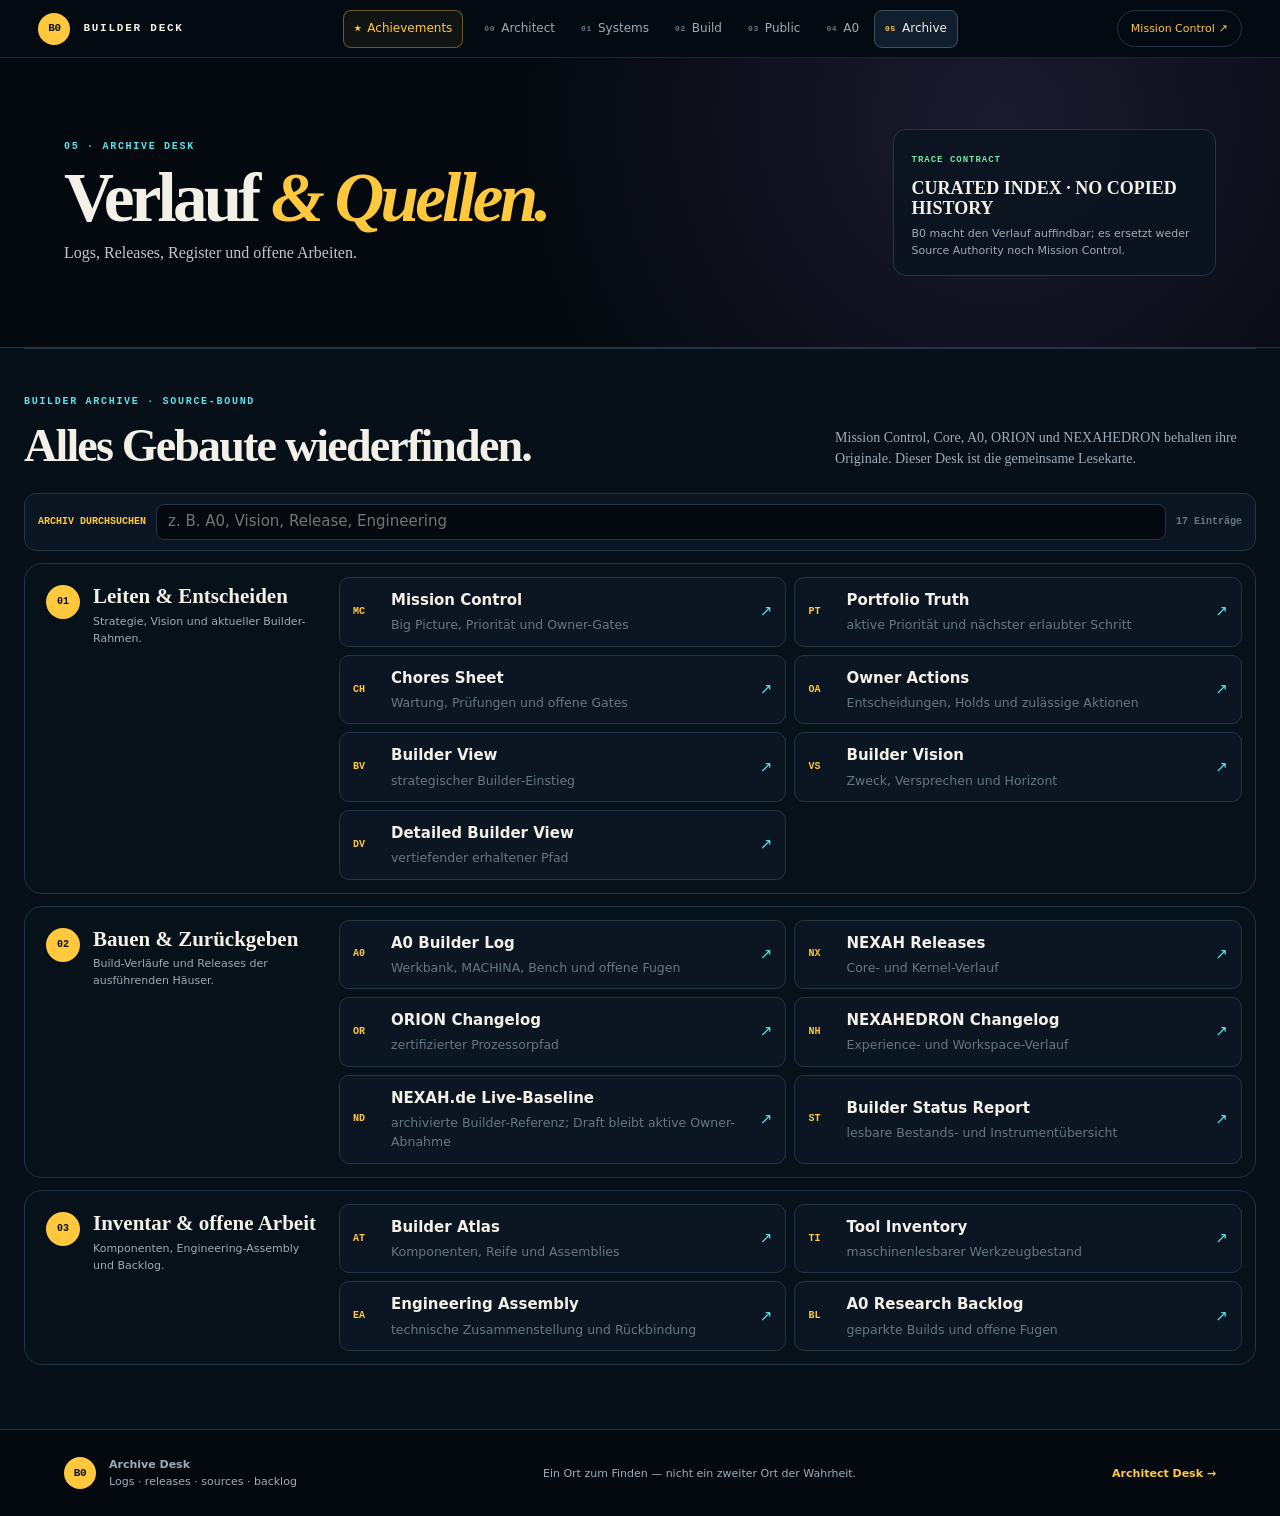
<file: 10 NEXAH CORE/NEXAH/BUILDER/B0_BUILDER_DECK/archive.html>
<!doctype html>
<html lang="de">
<head>
  <meta charset="utf-8">
  <meta name="viewport" content="width=device-width, initial-scale=1">
  <meta name="description" content="B0 Archive Desk — kuratierte Karte der Builder Logs, Releases, Register und Backlogs in ihren Originalquellen.">
  <title>B0 · Archive Desk</title>
  <link rel="stylesheet" href="styles.css">
</head>
<body class="area-page area-page-archive">
  <a class="skip-link" href="#main">Zum Inhalt</a>
  <header class="topbar">
    <a class="wordmark" href="index.html"><span class="mark">B0</span><span>BUILDER DECK</span></a>
    <nav class="desk-nav" aria-label="B0 Arbeitsbereiche">
      <a class="nav-achievements" href="achievements.html"><span>★</span>Achievements</a><a href="index.html"><span>00</span>Architect</a><a href="systems-desk.html"><span>01</span>Systems</a><a href="build-desk.html"><span>02</span>Build</a><a href="public-field.html"><span>03</span>Public</a><a href="a0-tools.html"><span>04</span>A0</a><a class="is-current" href="archive.html" aria-current="page"><span>05</span>Archive</a>
    </nav>
    <a class="mc-link" href="../../../../00%20EXECUTIVE/NEXAH-Mission-Control/INTERNAL_NAVIGATOR/index.html">Mission Control ↗</a>
  </header>

  <main id="main">
    <section class="area-hero" id="top">
      <div><p class="eyebrow">05 · ARCHIVE DESK</p><h1>Verlauf <em>&amp; Quellen.</em></h1><p>Logs, Releases, Register und offene Arbeiten.</p></div>
      <aside><span>TRACE CONTRACT</span><strong>CURATED INDEX · NO COPIED HISTORY</strong><p>B0 macht den Verlauf auffindbar; es ersetzt weder Source Authority noch Mission Control.</p></aside>
    </section>

    <section class="returns section" id="builder-archive" aria-labelledby="builder-archive-title">
      <header class="section-head"><div><p class="eyebrow">BUILDER ARCHIVE · SOURCE-BOUND</p><h2 id="builder-archive-title">Alles Gebaute wiederfinden.</h2></div><p>Mission Control, Core, A0, ORION und NEXAHEDRON behalten ihre Originale. Dieser Desk ist die gemeinsame Lesekarte.</p></header>
      <div class="archive-toolbar"><label for="archive-search">Archiv durchsuchen</label><input id="archive-search" type="search" placeholder="z. B. A0, Vision, Release, Engineering" autocomplete="off"><span id="archive-count" aria-live="polite">17 Einträge</span></div>
      <div class="archive-groups">
        <section class="archive-group" data-archive-group><header><span>01</span><div><h3>Leiten &amp; Entscheiden</h3><p>Strategie, Vision und aktueller Builder-Rahmen.</p></div></header><div class="source-list">
          <a data-archive-item href="../../../../00%20EXECUTIVE/NEXAH-Mission-Control/INTERNAL_NAVIGATOR/index.html"><b>MC</b><span>Mission Control<small>Big Picture, Priorität und Owner-Gates</small></span><i>↗</i></a>
          <a data-archive-item href="../../../../00%20EXECUTIVE/NEXAH-Mission-Control/CURRENT/PORTFOLIO_TRUTH.json"><b>PT</b><span>Portfolio Truth<small>aktive Priorität und nächster erlaubter Schritt</small></span><i>↗</i></a>
          <a data-archive-item href="../../../../00%20EXECUTIVE/NEXAH-Mission-Control/00_OVERVIEW/CHORES.md"><b>CH</b><span>Chores Sheet<small>Wartung, Prüfungen und offene Gates</small></span><i>↗</i></a>
          <a data-archive-item href="../../../../00%20EXECUTIVE/NEXAH-Mission-Control/CURRENT/OWNER_ACTIONS.csv"><b>OA</b><span>Owner Actions<small>Entscheidungen, Holds und zulässige Aktionen</small></span><i>↗</i></a>
          <a data-archive-item href="../../../../00%20EXECUTIVE/NEXAH-Mission-Control/00_OVERVIEW/BUILDER_VIEW.md"><b>BV</b><span>Builder View<small>strategischer Builder-Einstieg</small></span><i>↗</i></a>
          <a data-archive-item href="../../../../00%20EXECUTIVE/NEXAH-Mission-Control/CURRENT/BUILDER_VISION.md"><b>VS</b><span>Builder Vision<small>Zweck, Versprechen und Horizont</small></span><i>↗</i></a>
          <a data-archive-item href="../../../../00%20EXECUTIVE/NEXAH-Mission-Control/00_OVERVIEW/DOCUMENTS/DETAILED_BUILDER_VIEW.md"><b>DV</b><span>Detailed Builder View<small>vertiefender erhaltener Pfad</small></span><i>↗</i></a>
        </div></section>
        <section class="archive-group" data-archive-group><header><span>02</span><div><h3>Bauen &amp; Zurückgeben</h3><p>Build-Verläufe und Releases der ausführenden Häuser.</p></div></header><div class="source-list">
          <a data-archive-item href="../../../../30%20SCIENCE%20LAB/NEXAH-Science-Lab/RESEARCH_PROGRAM_B_MATHEMATICAL_FOUNDATIONS/AXIOM0_QMODE_ORIENTATION_TO_MEASUREMENT_FOUNDATION_PACKAGE_2026-10-01/A0_BOOK/A0_BUILDER_LOG.html"><b>A0</b><span>A0 Builder Log<small>Werkbank, MACHINA, Bench und offene Fugen</small></span><i>↗</i></a>
          <a data-archive-item href="../../RELEASES.md"><b>NX</b><span>NEXAH Releases<small>Core- und Kernel-Verlauf</small></span><i>↗</i></a>
          <a data-archive-item href="../../../../20%20ORION/NEXAH-ORION/CHANGELOG.md"><b>OR</b><span>ORION Changelog<small>zertifizierter Prozessorpfad</small></span><i>↗</i></a>
          <a data-archive-item href="../../../../40%20EXPERIENCE%20PRODUCTION/NEXAHEDRON/CHANGELOG.md"><b>NH</b><span>NEXAHEDRON Changelog<small>Experience- und Workspace-Verlauf</small></span><i>↗</i></a>
          <a data-archive-item href="PROJECT_NEXAH_DE_DESIGN_DELTA_2026-10-26.md#owner-disposition--27-october-2026"><b>ND</b><span>NEXAH.de Live-Baseline<small>archivierte Builder-Referenz; Draft bleibt aktive Owner-Abnahme</small></span><i>↗</i></a>
          <a data-archive-item href="../../../../00%20EXECUTIVE/NEXAH-Mission-Control/00_OVERVIEW/BUILDER_STATUS_REPORT.html"><b>ST</b><span>Builder Status Report<small>lesbare Bestands- und Instrumentübersicht</small></span><i>↗</i></a>
        </div></section>
        <section class="archive-group" data-archive-group><header><span>03</span><div><h3>Inventar &amp; offene Arbeit</h3><p>Komponenten, Engineering-Assembly und Backlog.</p></div></header><div class="source-list">
          <a data-archive-item href="../../../../00%20EXECUTIVE/NEXAH-Mission-Control/CURRENT/BUILDER_ATLAS.md"><b>AT</b><span>Builder Atlas<small>Komponenten, Reife und Assemblies</small></span><i>↗</i></a>
          <a data-archive-item href="../../../../00%20EXECUTIVE/NEXAH-Mission-Control/CURRENT/BUILDER_TOOL_INVENTORY.csv"><b>TI</b><span>Tool Inventory<small>maschinenlesbarer Werkzeugbestand</small></span><i>↗</i></a>
          <a data-archive-item href="../../../../00%20EXECUTIVE/NEXAH-Mission-Control/CURRENT/ENGINEERING_ASSEMBLY.csv"><b>EA</b><span>Engineering Assembly<small>technische Zusammenstellung und Rückbindung</small></span><i>↗</i></a>
          <a data-archive-item href="../../../../30%20SCIENCE%20LAB/NEXAH-Science-Lab/RESEARCH_PROGRAM_B_MATHEMATICAL_FOUNDATIONS/AXIOM0_QMODE_ORIENTATION_TO_MEASUREMENT_FOUNDATION_PACKAGE_2026-10-01/A0_BOOK/A0_RESEARCH_BACKLOG.html"><b>BL</b><span>A0 Research Backlog<small>geparkte Builds und offene Fugen</small></span><i>↗</i></a>
        </div></section>
      </div>
      <p class="archive-empty" id="archive-empty" hidden>Kein Archiveintrag passt zu dieser Suche.</p>
    </section>
  </main>
  <footer class="footer"><div><span class="mark">B0</span><p><strong>Archive Desk</strong><br>Logs · releases · sources · backlog</p></div><p>Ein Ort zum Finden — nicht ein zweiter Ort der Wahrheit.</p><a href="index.html">Architect Desk →</a></footer>
  <script src="app.js"></script>
  <script src="../../../../public-cut.js"></script>
</body>
</html>
</file>
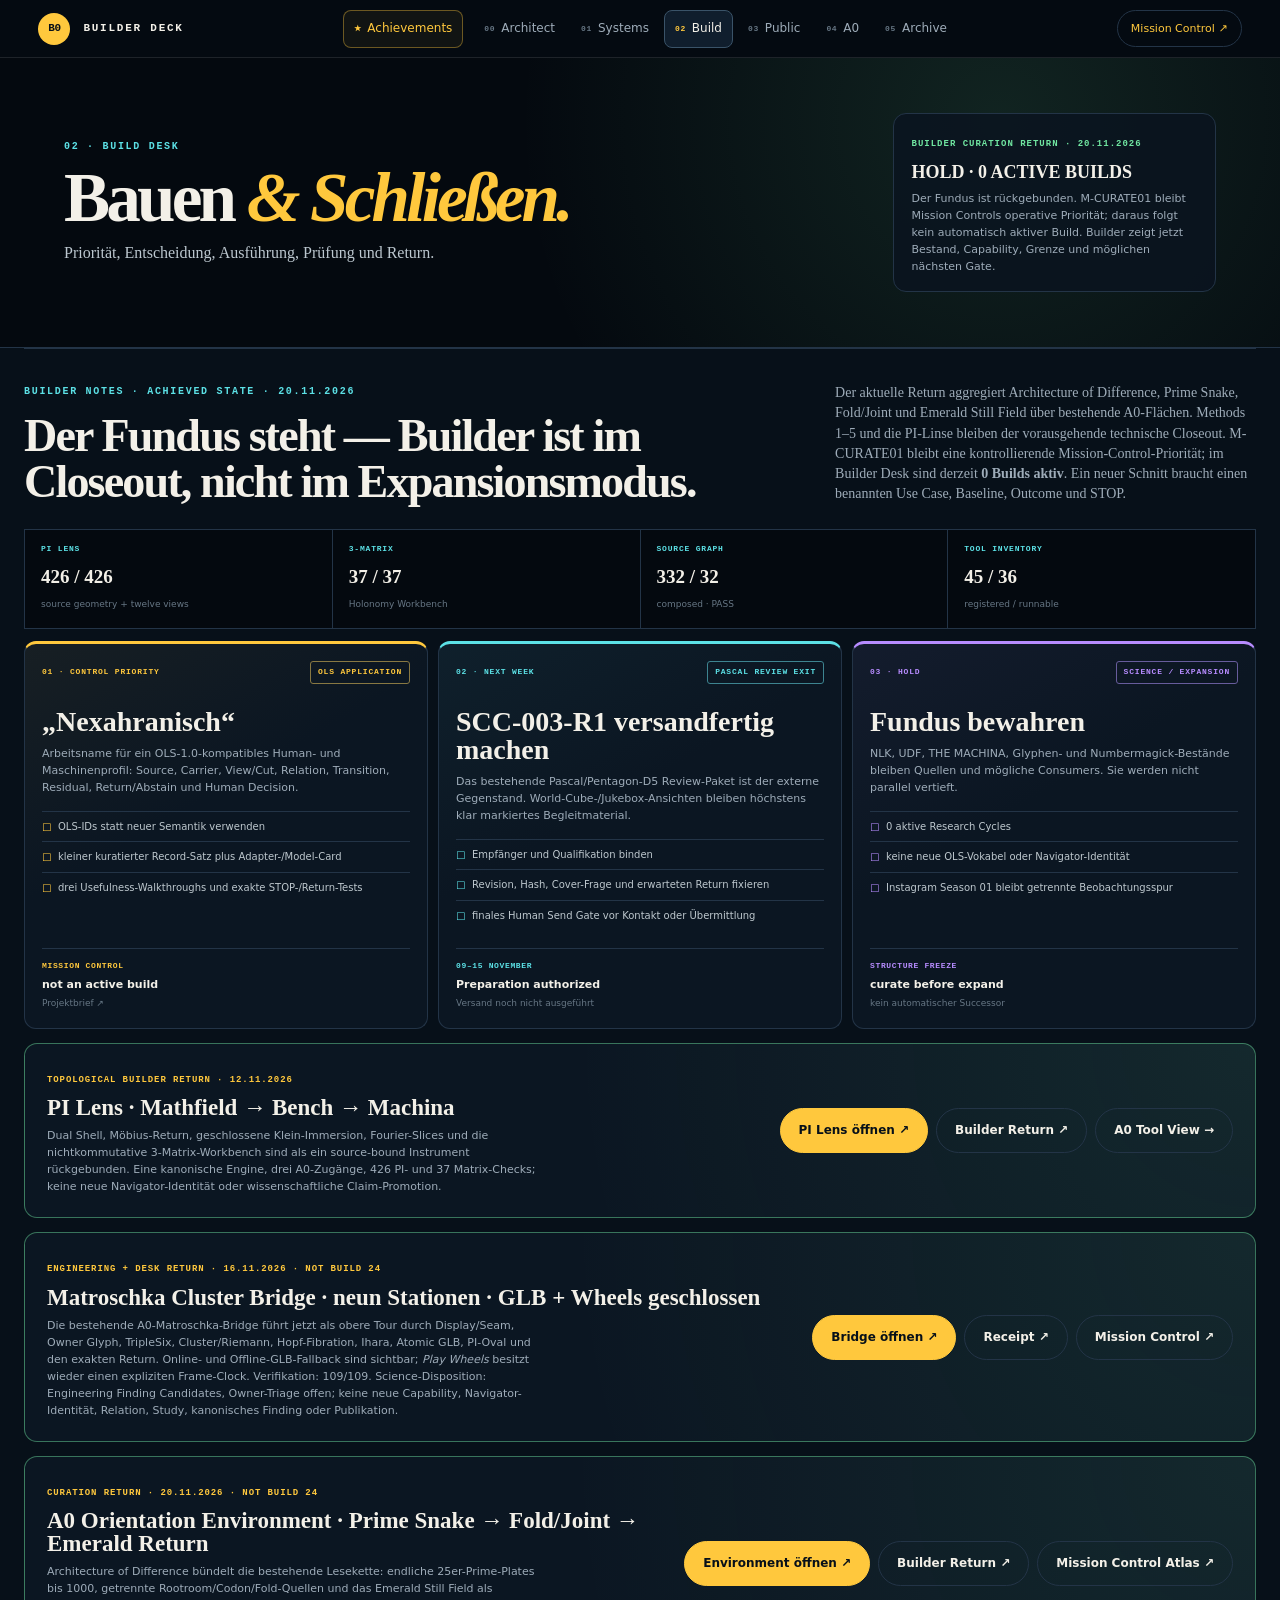
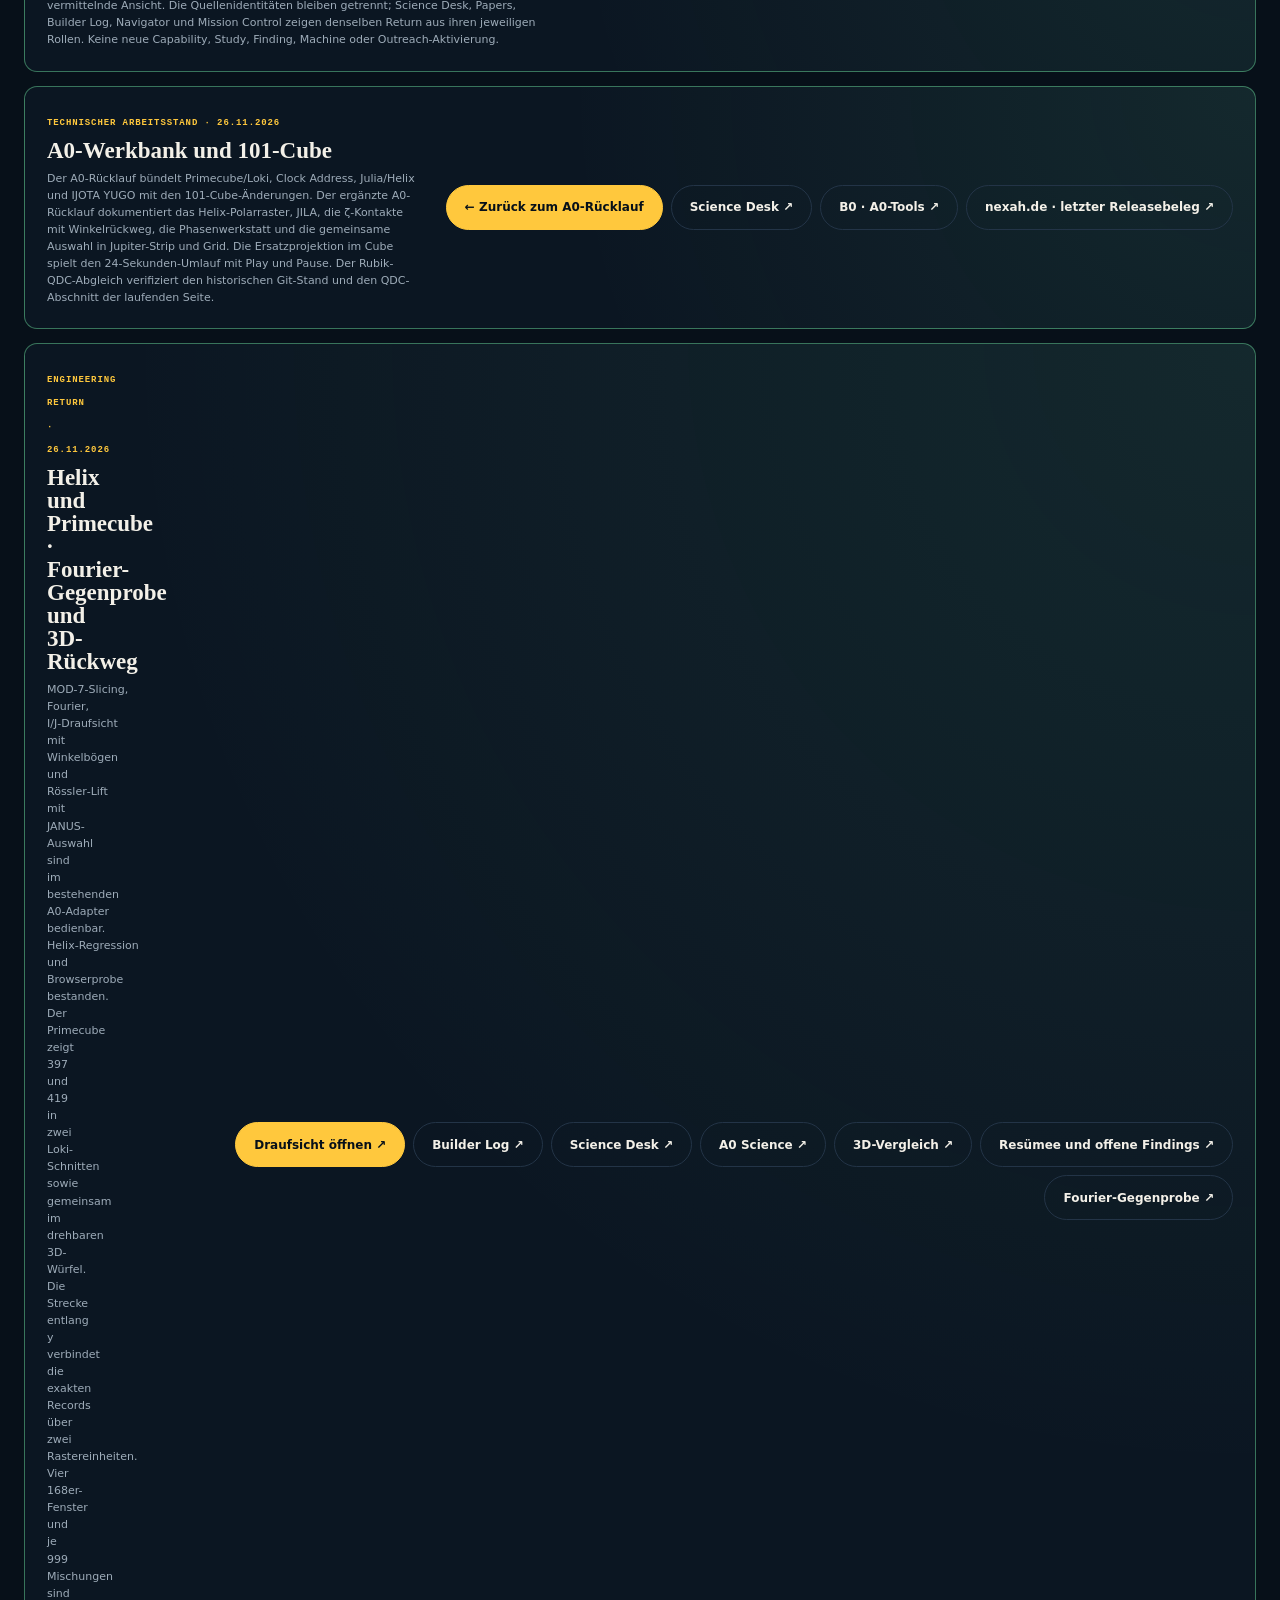
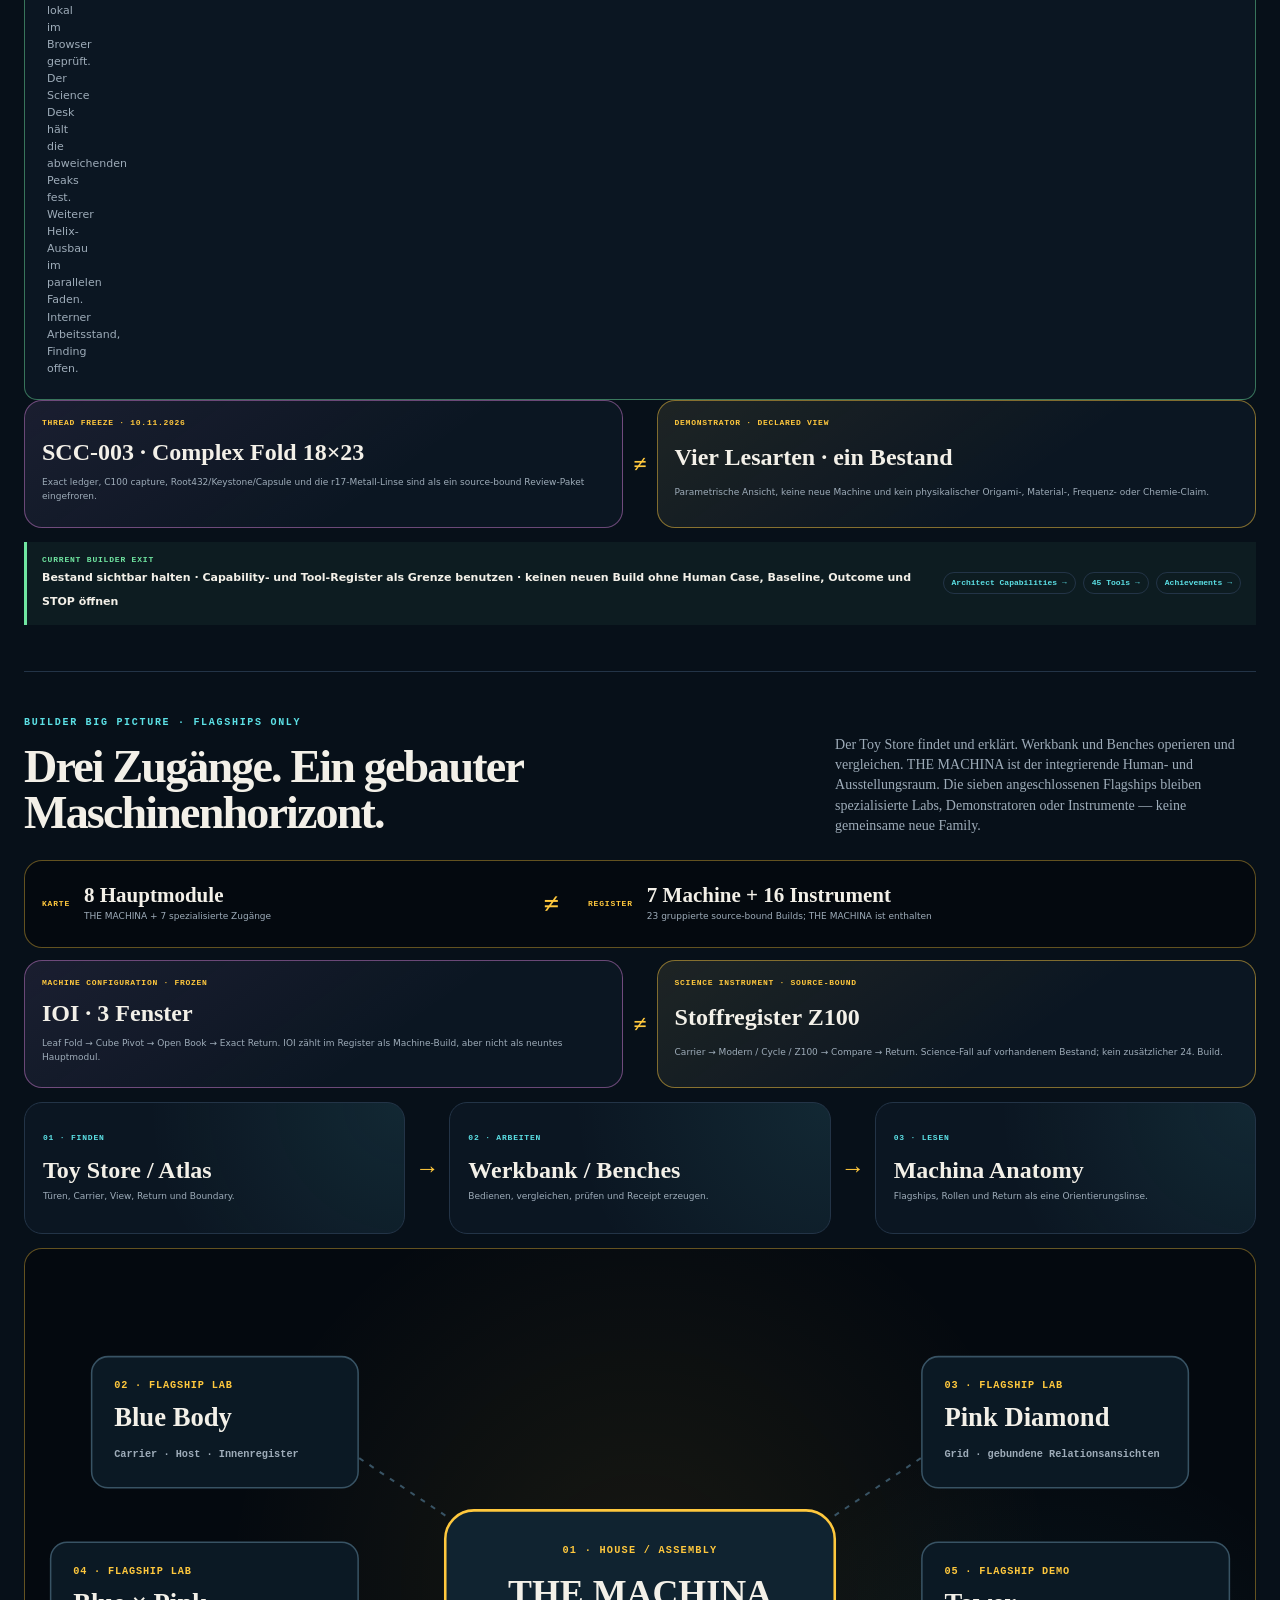
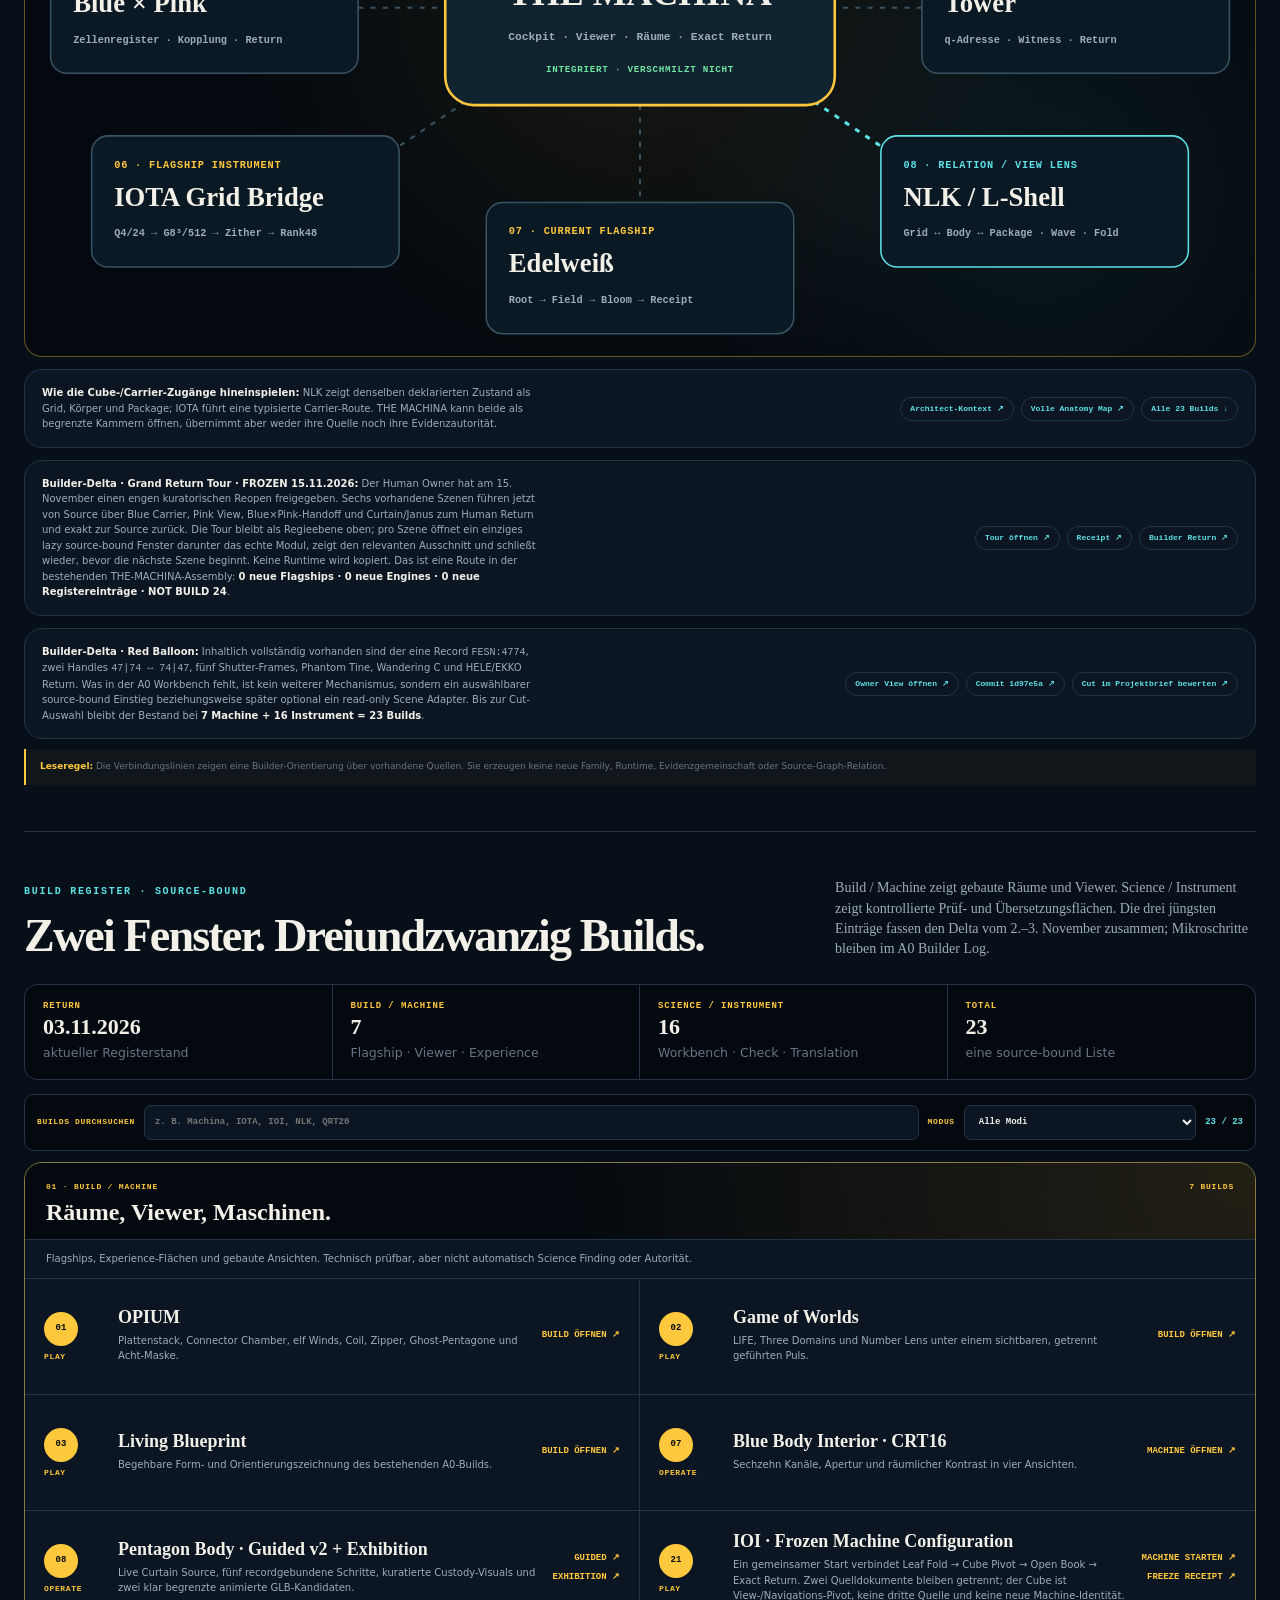
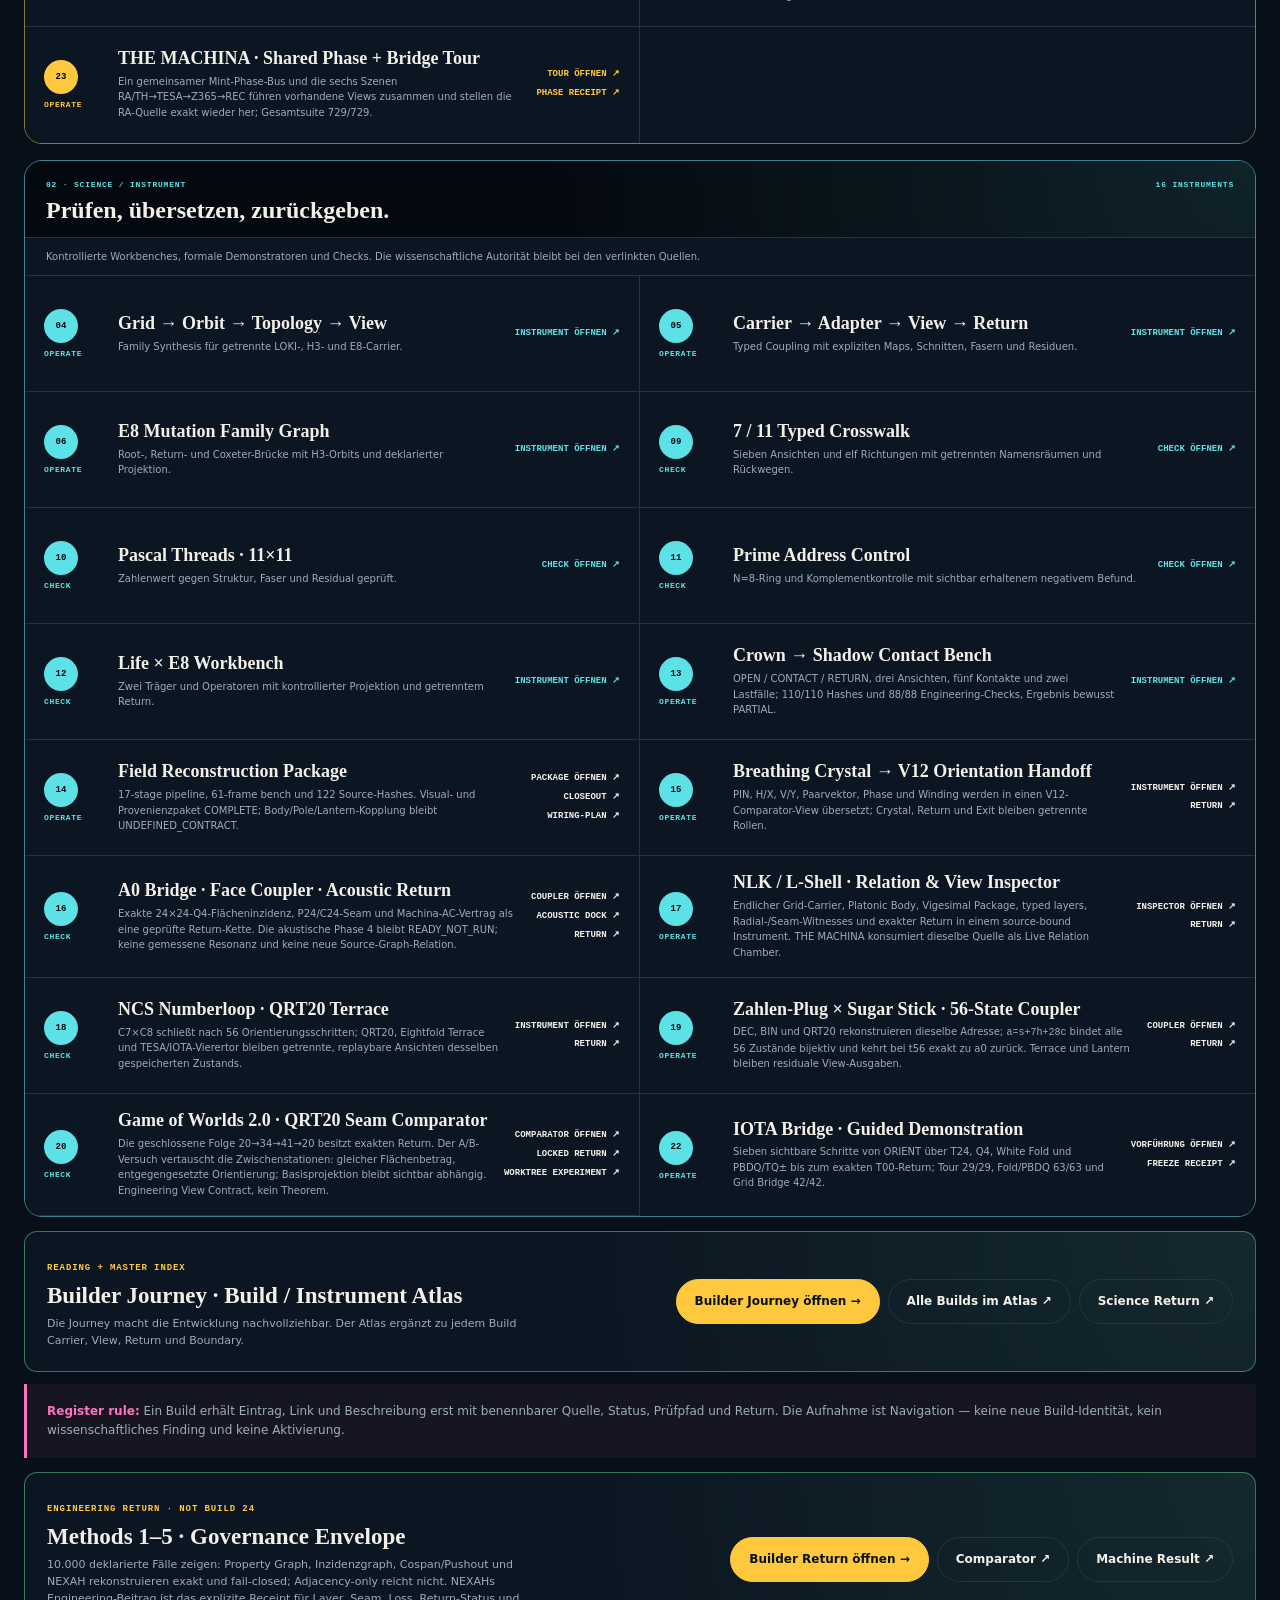
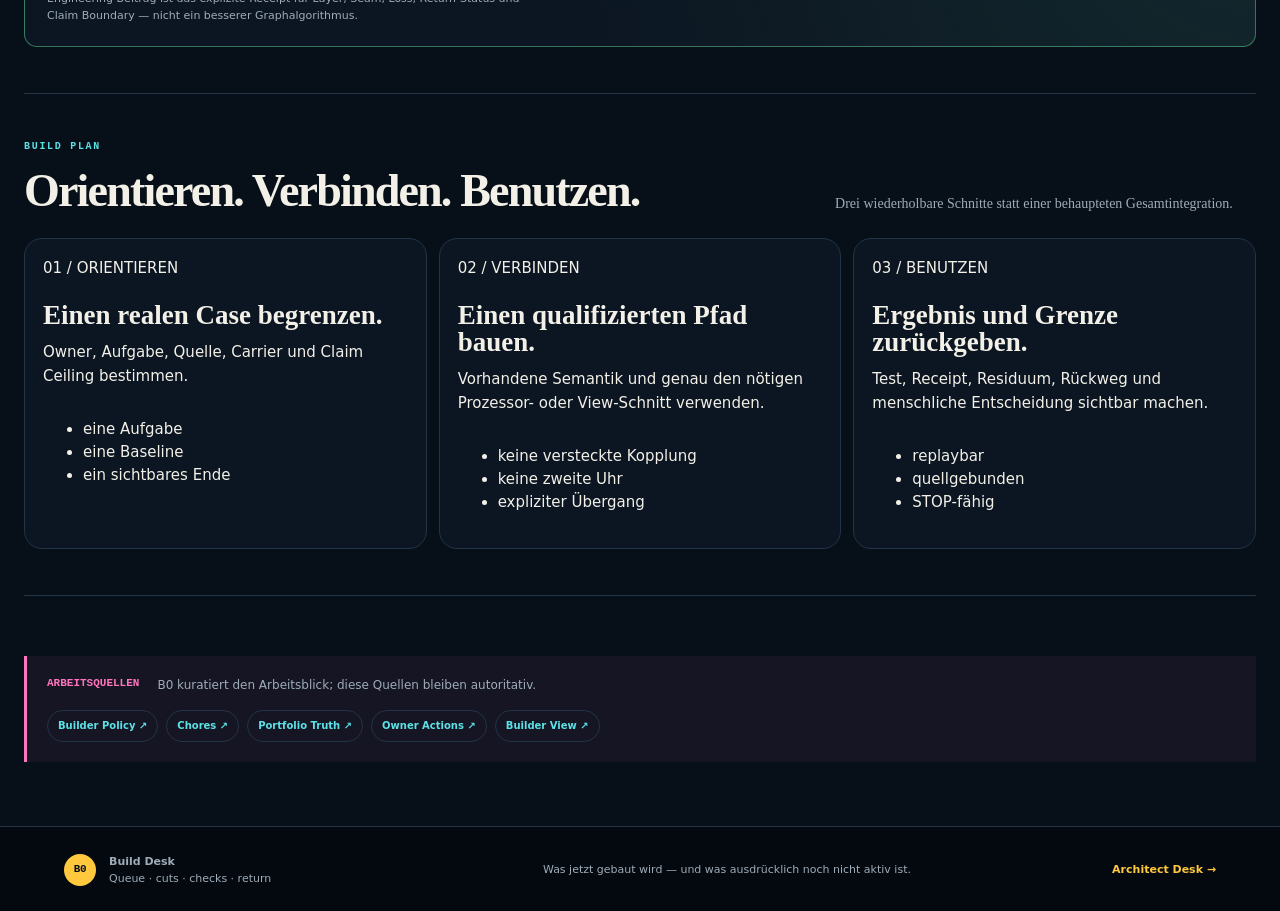
<file: 10 NEXAH CORE/NEXAH/BUILDER/B0_BUILDER_DECK/build-desk.html>
<!doctype html>
<html lang="de">
<head>
  <meta charset="utf-8">
  <meta name="viewport" content="width=device-width, initial-scale=1">
  <meta name="description" content="B0 Build Desk — Prioritäten, Chores, Build Cuts, Prüfungen und Returns des NEXAH Builder-Bestands.">
  <title>B0 · Build Desk</title>
  <link rel="stylesheet" href="styles.css">
</head>
<body class="area-page area-page-build">
  <a class="skip-link" href="#main">Zum Inhalt</a>
  <header class="topbar">
    <a class="wordmark" href="index.html"><span class="mark">B0</span><span>BUILDER DECK</span></a>
    <nav class="desk-nav" aria-label="B0 Arbeitsbereiche">
      <a class="nav-achievements" href="achievements.html"><span>★</span>Achievements</a><a href="index.html"><span>00</span>Architect</a><a href="systems-desk.html"><span>01</span>Systems</a><a class="is-current" href="build-desk.html" aria-current="page"><span>02</span>Build</a><a href="public-field.html"><span>03</span>Public</a><a href="a0-tools.html"><span>04</span>A0</a><a href="archive.html"><span>05</span>Archive</a>
    </nav>
    <a class="mc-link" href="../../../../00%20EXECUTIVE/NEXAH-Mission-Control/INTERNAL_NAVIGATOR/index.html">Mission Control ↗</a>
  </header>

  <main id="main">
    <section class="area-hero" id="top">
      <div><p class="eyebrow">02 · BUILD DESK</p><h1>Bauen <em>&amp; Schließen.</em></h1><p>Priorität, Entscheidung, Ausführung, Prüfung und Return.</p></div>
      <aside><span>BUILDER CURATION RETURN · 20.11.2026</span><strong>HOLD · 0 ACTIVE BUILDS</strong><p>Der Fundus ist rückgebunden. M-CURATE01 bleibt Mission Controls operative Priorität; daraus folgt kein automatisch aktiver Build. Builder zeigt jetzt Bestand, Capability, Grenze und möglichen nächsten Gate.</p></aside>
    </section>

    <section class="section builder-notes" id="current-cut" aria-labelledby="current-cut-title">
      <header class="section-head"><div><p class="eyebrow">BUILDER NOTES · ACHIEVED STATE · 20.11.2026</p><h2 id="current-cut-title">Der Fundus steht — Builder ist im Closeout, nicht im Expansionsmodus.</h2></div><p>Der aktuelle Return aggregiert Architecture of Difference, Prime Snake, Fold/Joint und Emerald Still Field über bestehende A0-Flächen. Methods 1–5 und die PI-Linse bleiben der vorausgehende technische Closeout. M-CURATE01 bleibt eine kontrollierende Mission-Control-Priorität; im Builder Desk sind derzeit <strong>0 Builds aktiv</strong>. Ein neuer Schnitt braucht einen benannten Use Case, Baseline, Outcome und STOP.</p></header>

      <div class="builder-snapshot" aria-label="Letzter Builder-Stand">
        <div><span>PI LENS</span><strong>426 / 426</strong><small>source geometry + twelve views</small></div>
        <div><span>3-MATRIX</span><strong>37 / 37</strong><small>Holonomy Workbench</small></div>
        <div><span>SOURCE GRAPH</span><strong>332 / 32</strong><small>composed · PASS</small></div>
        <div><span>TOOL INVENTORY</span><strong>45 / 36</strong><small>registered / runnable</small></div>
      </div>

      <div class="priority-projects" aria-label="Drei priorisierte Builder-Projekte">
        <article class="priority-project priority-now" id="nexahranisch-cut">
          <header><span>01 · CONTROL PRIORITY</span><b>OLS APPLICATION</b></header>
          <h3>„Nexahranisch“</h3>
          <p>Arbeitsname für ein OLS-1.0-kompatibles Human- und Maschinenprofil: Source, Carrier, View/Cut, Relation, Transition, Residual, Return/Abstain und Human Decision.</p>
          <ul><li>OLS-IDs statt neuer Semantik verwenden</li><li>kleiner kuratierter Record-Satz plus Adapter-/Model-Card</li><li>drei Usefulness-Walkthroughs und exakte STOP-/Return-Tests</li></ul>
          <footer><strong>MISSION CONTROL</strong><span>not an active build</span><small><a href="PROJECT_NEXAHRANISCH_OLS_APPLICATION_PROFILE_2026-11-08.md">Projektbrief ↗</a></small></footer>
        </article>
        <article class="priority-project priority-next">
          <header><span>02 · NEXT WEEK</span><b>PASCAL REVIEW EXIT</b></header>
          <h3>SCC-003-R1 versandfertig machen</h3>
          <p>Das bestehende Pascal/Pentagon-D5 Review-Paket ist der externe Gegenstand. World-Cube-/Jukebox-Ansichten bleiben höchstens klar markiertes Begleitmaterial.</p>
          <ul><li>Empfänger und Qualifikation binden</li><li>Revision, Hash, Cover-Frage und erwarteten Return fixieren</li><li>finales Human Send Gate vor Kontakt oder Übermittlung</li></ul>
          <footer><strong>09–15 NOVEMBER</strong><span>Preparation authorized</span><small>Versand noch nicht ausgeführt</small></footer>
        </article>
        <article class="priority-project priority-later">
          <header><span>03 · HOLD</span><b>SCIENCE / EXPANSION</b></header>
          <h3>Fundus bewahren</h3>
          <p>NLK, UDF, THE MACHINA, Glyphen- und Numbermagick-Bestände bleiben Quellen und mögliche Consumers. Sie werden nicht parallel vertieft.</p>
          <ul><li>0 aktive Research Cycles</li><li>keine neue OLS-Vokabel oder Navigator-Identität</li><li>Instagram Season 01 bleibt getrennte Beobachtungsspur</li></ul>
          <footer><strong>STRUCTURE FREEZE</strong><span>curate before expand</span><small>kein automatischer Successor</small></footer>
        </article>
      </div>

      <div class="build-log-return" id="pi-lens-builder-closeout"><div><span>TOPOLOGICAL BUILDER RETURN · 12.11.2026</span><strong>PI Lens · Mathfield → Bench → Machina</strong><p>Dual Shell, Möbius-Return, geschlossene Klein-Immersion, Fourier-Slices und die nichtkommutative 3-Matrix-Workbench sind als ein source-bound Instrument rückgebunden. Eine kanonische Engine, drei A0-Zugänge, 426 PI- und 37 Matrix-Checks; keine neue Navigator-Identität oder wissenschaftliche Claim-Promotion.</p></div><nav><a class="button button-primary" href="../../../../30%20SCIENCE%20LAB/NEXAH-Science-Lab/RESEARCH_PROGRAM_B_MATHEMATICAL_FOUNDATIONS/AXIOM0_QMODE_ORIENTATION_TO_MEASUREMENT_FOUNDATION_PACKAGE_2026-10-01/A0_BOOK/A0_PLATINUM_IRIDIUM_PI_LENS.html">PI Lens öffnen ↗</a><a class="button" href="../../../../30%20SCIENCE%20LAB/NEXAH-Science-Lab/RESEARCH_PROGRAM_B_MATHEMATICAL_FOUNDATIONS/AXIOM0_QMODE_ORIENTATION_TO_MEASUREMENT_FOUNDATION_PACKAGE_2026-10-01/A0_BOOK/A0_BUILDER_LOG.html#platinum-iridium-pi-lens-holonomy-builder-20261112">Builder Return ↗</a><a class="button" href="a0-tools.html#pi-lens-return">A0 Tool View →</a></nav></div>
      <div class="build-log-return" id="matroschka-cluster-bridge-return-20261116"><div><span>ENGINEERING + DESK RETURN · 16.11.2026 · NOT BUILD 24</span><strong>Matroschka Cluster Bridge · neun Stationen · GLB + Wheels geschlossen</strong><p>Die bestehende A0-Matroschka-Bridge führt jetzt als obere Tour durch Display/Seam, Owner Glyph, TripleSix, Cluster/Riemann, Hopf-Fibration, Ihara, Atomic GLB, PI-Oval und den exakten Return. Online- und Offline-GLB-Fallback sind sichtbar; <em>Play Wheels</em> besitzt wieder einen expliziten Frame-Clock. Verifikation: 109/109. Science-Disposition: Engineering Finding Candidates, Owner-Triage offen; keine neue Capability, Navigator-Identität, Relation, Study, kanonisches Finding oder Publikation.</p></div><nav><a class="button button-primary" href="../../../../30%20SCIENCE%20LAB/NEXAH-Science-Lab/RESEARCH_PROGRAM_B_MATHEMATICAL_FOUNDATIONS/AXIOM0_QMODE_ORIENTATION_TO_MEASUREMENT_FOUNDATION_PACKAGE_2026-10-01/A0_BOOK/A0_MATROSCHKA_CLUSTER_BRIDGE.html">Bridge öffnen ↗</a><a class="button" href="../../../../30%20SCIENCE%20LAB/NEXAH-Science-Lab/RESEARCH_PROGRAM_B_MATHEMATICAL_FOUNDATIONS/AXIOM0_QMODE_ORIENTATION_TO_MEASUREMENT_FOUNDATION_PACKAGE_2026-10-01/A0_BOOK/results/a0-matroschka-cluster-bridge-return-2026-11-12.json">Receipt ↗</a><a class="button" href="../../../../00%20EXECUTIVE/NEXAH-Mission-Control/00_LAB_RESEARCH_DIRECTOR_DESK/RETURN_2026-11-16_A0_MATROSCHKA_CLUSTER_BRIDGE_FINDINGS_BINDING.md">Mission Control ↗</a></nav></div>
      <div class="build-log-return" id="a0-orientation-environment-return-20261120"><div><span>CURATION RETURN · 20.11.2026 · NOT BUILD 24</span><strong>A0 Orientation Environment · Prime Snake → Fold/Joint → Emerald Return</strong><p>Architecture of Difference bündelt die bestehende Lesekette: endliche 25er-Prime-Plates bis 1000, getrennte Rootroom/Codon/Fold-Quellen und das Emerald Still Field als vermittelnde Ansicht. Die Quellenidentitäten bleiben getrennt; Science Desk, Papers, Builder Log, Navigator und Mission Control zeigen denselben Return aus ihren jeweiligen Rollen. Keine neue Capability, Study, Finding, Machine oder Outreach-Aktivierung.</p></div><nav><a class="button button-primary" href="../../../../30%20SCIENCE%20LAB/NEXAH-Science-Lab/RESEARCH_PROGRAM_B_MATHEMATICAL_FOUNDATIONS/AXIOM0_QMODE_ORIENTATION_TO_MEASUREMENT_FOUNDATION_PACKAGE_2026-10-01/A0_BOOK/A0_ARCHITECTURE_OF_DIFFERENCE.html">Environment öffnen ↗</a><a class="button" href="../../../../30%20SCIENCE%20LAB/NEXAH-Science-Lab/RESEARCH_PROGRAM_B_MATHEMATICAL_FOUNDATIONS/AXIOM0_QMODE_ORIENTATION_TO_MEASUREMENT_FOUNDATION_PACKAGE_2026-10-01/A0_BOOK/A0_BUILDER_LOG.html#prime-snake-25-slice-builder-20261120">Builder Return ↗</a><a class="button" href="../../../../00%20EXECUTIVE/NEXAH-Mission-Control/CURRENT/BUILDER_ATLAS.md">Mission Control Atlas ↗</a></nav></div>

      <div class="build-log-return" id="a0-b0-instrument-return-20261126">
        <div><span>TECHNISCHER ARBEITSSTAND · 26.11.2026</span><strong>A0-Werkbank und 101-Cube</strong><p>Der A0-Rücklauf bündelt Primecube/Loki, Clock Address, Julia/Helix und IJOTA YUGO mit den 101-Cube-Änderungen. Der ergänzte A0-Rücklauf dokumentiert das Helix-Polarraster, JILA, die ζ-Kontakte mit Winkelrückweg, die Phasenwerkstatt und die gemeinsame Auswahl in Jupiter-Strip und Grid. Die Ersatzprojektion im Cube spielt den 24-Sekunden-Umlauf mit Play und Pause. Der Rubik-QDC-Abgleich verifiziert den historischen Git-Stand und den QDC-Abschnitt der laufenden Seite.</p></div>
        <nav><a class="button button-primary" id="a0BuilderReturnLink" href="../../../../30%20SCIENCE%20LAB/NEXAH-Science-Lab/RESEARCH_PROGRAM_B_MATHEMATICAL_FOUNDATIONS/AXIOM0_QMODE_ORIENTATION_TO_MEASUREMENT_FOUNDATION_PACKAGE_2026-10-01/A0_BOOK/A0_BUILDER_LOG.html#a0-b0-instrument-return-20261126">← Zurück zum A0-Rücklauf</a><a class="button" href="../../../../30%20SCIENCE%20LAB/NEXAH-Science-Lab/RESEARCH_PROGRAM_B_MATHEMATICAL_FOUNDATIONS/AXIOM0_QMODE_ORIENTATION_TO_MEASUREMENT_FOUNDATION_PACKAGE_2026-10-01/A0_BOOK/A0_RESEARCH_DESK.html#phase-field-method-return-20261126">Science Desk ↗</a><a class="button" href="a0-tools.html#tessarec-clock-address-return">B0 · A0-Tools ↗</a><a class="button" href="../../../../00%20EXECUTIVE/NEXAH-Mission-Control/PUBLISHING/PUBLIC_FIELD_01/CH018_NEXAH_DE_MOBILE_HOME_INTRO_RELEASE_RECEIPT_2026-11-25.md">nexah.de · letzter Releasebeleg ↗</a></nav>
      </div>
      <div class="build-log-return" id="helix-mod7-builder-return-20261126">
        <div><span>ENGINEERING RETURN · 26.11.2026</span><strong>Helix und Primecube · Fourier-Gegenprobe und 3D-Rückweg</strong><p>MOD‑7‑Slicing, Fourier, I/J‑Draufsicht mit Winkelbögen und Rössler‑Lift mit JANUS-Auswahl sind im bestehenden A0‑Adapter bedienbar. Helix‑Regression und Browserprobe bestanden. Der Primecube zeigt 397 und 419 in zwei Loki-Schnitten sowie gemeinsam im drehbaren 3D-Würfel. Die Strecke entlang y verbindet die exakten Records über zwei Rastereinheiten. Vier 168er-Fenster und je 999 Mischungen sind lokal im Browser geprüft. Der Science Desk hält die abweichenden Peaks fest. Weiterer Helix-Ausbau im parallelen Faden. Interner Arbeitsstand, Finding offen.</p></div>
        <nav><a class="button button-primary" href="../../../../30%20SCIENCE%20LAB/NEXAH-Science-Lab/RESEARCH_PROGRAM_B_MATHEMATICAL_FOUNDATIONS/AXIOM0_QMODE_ORIENTATION_TO_MEASUREMENT_FOUNDATION_PACKAGE_2026-10-01/A0_BOOK/A0_HELIX_VIEW_ADAPTER.html#helix-mod7-slices">Draufsicht öffnen ↗</a><a class="button" href="../../../../30%20SCIENCE%20LAB/NEXAH-Science-Lab/RESEARCH_PROGRAM_B_MATHEMATICAL_FOUNDATIONS/AXIOM0_QMODE_ORIENTATION_TO_MEASUREMENT_FOUNDATION_PACKAGE_2026-10-01/A0_BOOK/A0_BUILDER_LOG.html#helix-mod7-builder-return-20261126">Builder Log ↗</a><a class="button" href="../../../../30%20SCIENCE%20LAB/NEXAH-Science-Lab/RESEARCH_PROGRAM_B_MATHEMATICAL_FOUNDATIONS/AXIOM0_QMODE_ORIENTATION_TO_MEASUREMENT_FOUNDATION_PACKAGE_2026-10-01/A0_BOOK/A0_RESEARCH_DESK.html?desk=returns#helix-mod7-method-return-20261126">Science Desk ↗</a><a class="button" href="../../../../30%20SCIENCE%20LAB/NEXAH-Science-Lab/RESEARCH_PROGRAM_B_MATHEMATICAL_FOUNDATIONS/AXIOM0_QMODE_ORIENTATION_TO_MEASUREMENT_FOUNDATION_PACKAGE_2026-10-01/A0_BOOK/A0_SCIENCE.html#helix-mod7-methodenvergleich">A0 Science ↗</a><a class="button" href="../../../../30%20SCIENCE%20LAB/NEXAH-Science-Lab/RESEARCH_PROGRAM_B_MATHEMATICAL_FOUNDATIONS/AXIOM0_QMODE_ORIENTATION_TO_MEASUREMENT_FOUNDATION_PACKAGE_2026-10-01/A0_BOOK/A0_PRIMECUBE_GAP_FOLD_LAB.html#primecube-loki-3d">3D-Vergleich ↗</a><a class="button" href="../../../../30%20SCIENCE%20LAB/NEXAH-Science-Lab/RESEARCH_PROGRAM_B_MATHEMATICAL_FOUNDATIONS/AXIOM0_QMODE_ORIENTATION_TO_MEASUREMENT_FOUNDATION_PACKAGE_2026-10-01/A0_BOOK/A0_RESEARCH_DESK.html?desk=returns#helix-primecube-resume-20261126">Resümee und offene Findings ↗</a><a class="button" href="../../../../30%20SCIENCE%20LAB/NEXAH-Science-Lab/RESEARCH_PROGRAM_B_MATHEMATICAL_FOUNDATIONS/AXIOM0_QMODE_ORIENTATION_TO_MEASUREMENT_FOUNDATION_PACKAGE_2026-10-01/A0_BOOK/A0_HELIX_VIEW_ADAPTER.html#helix-mod7-fourier">Fourier-Gegenprobe ↗</a></nav>
      </div>

      <div class="build-role-crosswalk" id="scc003-complex-fold-thread-freeze" aria-label="SCC-003 Complex Fold Thread Freeze">
        <a class="is-machine" href="PROJECT_SCC003_COMPLEX_FOLD_THREAD_FREEZE_2026-11-10.md"><span>THREAD FREEZE · 10.11.2026</span><strong>SCC-003 · Complex Fold 18×23</strong><small>Exact ledger, C100 capture, Root432/Keystone/Capsule und die r17-Metall-Linse sind als ein source-bound Review-Paket eingefroren.</small></a>
        <i aria-hidden="true">≠</i>
        <a class="is-instrument" href="../../../../40%20EXPERIENCE%20PRODUCTION/NEXAH-Experience/public/review-assets/scc-003-r1/demonstrators/complex-fold-18x23.html#pearl-year-return"><span>DEMONSTRATOR · DECLARED VIEW</span><strong>Vier Lesarten · ein Bestand</strong><small>Parametrische Ansicht, keine neue Machine und kein physikalischer Origami-, Material-, Frequenz- oder Chemie-Claim.</small></a>
      </div>

      <div class="plateau-exit"><div><span>CURRENT BUILDER EXIT</span><strong>Bestand sichtbar halten · Capability- und Tool-Register als Grenze benutzen · keinen neuen Build ohne Human Case, Baseline, Outcome und STOP öffnen</strong></div><nav><a href="index.html#capabilities">Architect Capabilities →</a><a href="systems-desk.html#inventory">45 Tools →</a><a href="achievements.html#current-delta">Achievements →</a></nav></div>
    </section>

    <section class="section flagship-map" id="flagship-map" aria-labelledby="flagship-map-title">
      <header class="section-head"><div><p class="eyebrow">BUILDER BIG PICTURE · FLAGSHIPS ONLY</p><h2 id="flagship-map-title">Drei Zugänge. Ein gebauter Maschinenhorizont.</h2></div><p>Der Toy Store findet und erklärt. Werkbank und Benches operieren und vergleichen. THE MACHINA ist der integrierende Human- und Ausstellungsraum. Die sieben angeschlossenen Flagships bleiben spezialisierte Labs, Demonstratoren oder Instrumente — keine gemeinsame neue Family.</p></header>

      <div class="flagship-count-key" aria-label="Unterschied zwischen Kartenmodulen und Build-Register"><div><span>KARTE</span><strong>8 Hauptmodule</strong><small>THE MACHINA + 7 spezialisierte Zugänge</small></div><i aria-hidden="true">≠</i><div><span>REGISTER</span><strong>7 Machine + 16 Instrument</strong><small>23 gruppierte source-bound Builds; THE MACHINA ist enthalten</small></div></div>

      <div class="build-role-crosswalk" aria-label="Rollen von IOI und Stoffregister im Builder-Bestand">
        <a class="is-machine" href="../../../../30%20SCIENCE%20LAB/NEXAH-Science-Lab/RESEARCH_PROGRAM_B_MATHEMATICAL_FOUNDATIONS/AXIOM0_QMODE_ORIENTATION_TO_MEASUREMENT_FOUNDATION_PACKAGE_2026-10-01/A0_BOOK/DRAFTS/A0_IOI_LEAF_FOLD_OPEN_BOOK_START_2026-11-02.html"><span>MACHINE CONFIGURATION · FROZEN</span><strong>IOI · 3 Fenster</strong><small>Leaf Fold → Cube Pivot → Open Book → Exact Return. IOI zählt im Register als Machine-Build, aber nicht als neuntes Hauptmodul.</small></a>
        <i aria-hidden="true">≠</i>
        <a class="is-instrument" href="../../../../30%20SCIENCE%20LAB/NEXAH-Science-Lab/RESEARCH_PROGRAM_B_MATHEMATICAL_FOUNDATIONS/AXIOM0_QMODE_ORIENTATION_TO_MEASUREMENT_FOUNDATION_PACKAGE_2026-10-01/A0_BOOK/DRAFTS/A0_PERIODIC_CARRIER_Z100_2026-11-03.html#game-of-worlds-carrier-binding"><span>SCIENCE INSTRUMENT · SOURCE-BOUND</span><strong>Stoffregister Z100</strong><small>Carrier → Modern / Cycle / Z100 → Compare → Return. Science-Fall auf vorhandenem Bestand; kein zusätzlicher 24. Build.</small></a>
      </div>

      <div class="flagship-access-route" aria-label="Drei Builder-Zugänge">
        <a href="../../../../30%20SCIENCE%20LAB/NEXAH-Science-Lab/RESEARCH_PROGRAM_B_MATHEMATICAL_FOUNDATIONS/AXIOM0_QMODE_ORIENTATION_TO_MEASUREMENT_FOUNDATION_PACKAGE_2026-10-01/A0_BOOK/A0_BUILDER_TOY_STORE.html#instrument-atlas"><span>01 · FINDEN</span><strong>Toy Store / Atlas</strong><small>Türen, Carrier, View, Return und Boundary.</small></a>
        <i aria-hidden="true">→</i>
        <a href="../../../../30%20SCIENCE%20LAB/NEXAH-Science-Lab/RESEARCH_PROGRAM_B_MATHEMATICAL_FOUNDATIONS/AXIOM0_QMODE_ORIENTATION_TO_MEASUREMENT_FOUNDATION_PACKAGE_2026-10-01/A0_BOOK/A0_WERKBANK.html"><span>02 · ARBEITEN</span><strong>Werkbank / Benches</strong><small>Bedienen, vergleichen, prüfen und Receipt erzeugen.</small></a>
        <i aria-hidden="true">→</i>
        <a href="../../../../30%20SCIENCE%20LAB/NEXAH-Science-Lab/RESEARCH_PROGRAM_B_MATHEMATICAL_FOUNDATIONS/AXIOM0_QMODE_ORIENTATION_TO_MEASUREMENT_FOUNDATION_PACKAGE_2026-10-01/A0_BOOK/A0_MACHINA_ANATOMY_MAP.html#mainModules"><span>03 · LESEN</span><strong>Machina Anatomy</strong><small>Flagships, Rollen und Return als eine Orientierungslinse.</small></a>
      </div>

      <div class="flagship-constellation" aria-label="Klickbare Konstellation der acht Machina-Hauptmodule">
        <svg viewBox="0 0 1200 690" role="img" aria-labelledby="flagship-svg-title flagship-svg-desc">
          <title id="flagship-svg-title">THE MACHINA und sieben verbundene Flagship-Zugänge</title>
          <desc id="flagship-svg-desc">THE MACHINA steht als integrierender Human Carrier im Zentrum. Blue Body, Pink Diamond, Blue mal Pink, Tower, IOTA Grid Bridge, Edelweiß und NLK L-Shell öffnen spezialisierte vorhandene Quellen. Die Linien sind eine Builder-Leseroute und keine neue Source-Graph-Relation.</desc>
          <defs><marker id="flagshipArrow" viewBox="0 0 10 10" refX="8" refY="5" markerWidth="6" markerHeight="6" orient="auto"><path d="M0 0 10 5 0 10z"/></marker></defs>
          <g class="flagship-links" aria-hidden="true"><path d="M470 300 290 180"/><path d="M730 300 910 180"/><path d="M450 350 285 350"/><path d="M750 350 915 350"/><path d="M470 415 290 535"/><path d="M600 445 600 555"/><path class="is-relation" d="M730 415 910 535"/></g>
          <a class="flagship-node" href="#flagship-detail-blue" data-flagship-node="blue" aria-controls="flagship-detail-blue" aria-expanded="false"><g transform="translate(65 105)"><rect width="260" height="128" rx="16"/><text class="node-code" x="22" y="31">02 · FLAGSHIP LAB</text><text class="node-title" x="22" y="68">Blue Body</text><text class="node-copy" x="22" y="98">Carrier · Host · Innenregister</text></g></a>
          <a class="flagship-node" href="#flagship-detail-pink" data-flagship-node="pink" aria-controls="flagship-detail-pink" aria-expanded="false"><g transform="translate(875 105)"><rect width="260" height="128" rx="16"/><text class="node-code" x="22" y="31">03 · FLAGSHIP LAB</text><text class="node-title" x="22" y="68">Pink Diamond</text><text class="node-copy" x="22" y="98">Grid · gebundene Relationsansichten</text></g></a>
          <a class="flagship-node" href="#flagship-detail-coupling" data-flagship-node="coupling" aria-controls="flagship-detail-coupling" aria-expanded="false"><g transform="translate(25 286)"><rect width="300" height="128" rx="16"/><text class="node-code" x="22" y="31">04 · FLAGSHIP LAB</text><text class="node-title" x="22" y="68">Blue × Pink</text><text class="node-copy" x="22" y="98">Zellenregister · Kopplung · Return</text></g></a>
          <a class="flagship-node" href="#flagship-detail-tower" data-flagship-node="tower" aria-controls="flagship-detail-tower" aria-expanded="false"><g transform="translate(875 286)"><rect width="300" height="128" rx="16"/><text class="node-code" x="22" y="31">05 · FLAGSHIP DEMO</text><text class="node-title" x="22" y="68">Tower</text><text class="node-copy" x="22" y="98">q-Adresse · Witness · Return</text></g></a>
          <a class="flagship-node" href="#flagship-detail-iota" data-flagship-node="iota" aria-controls="flagship-detail-iota" aria-expanded="false"><g transform="translate(65 475)"><rect width="300" height="128" rx="16"/><text class="node-code" x="22" y="31">06 · FLAGSHIP INSTRUMENT</text><text class="node-title" x="22" y="68">IOTA Grid Bridge</text><text class="node-copy" x="22" y="98">Q4/24 → G8³/512 → Zither → Rank48</text></g></a>
          <a class="flagship-node" href="#flagship-detail-edelweiss" data-flagship-node="edelweiss" aria-controls="flagship-detail-edelweiss" aria-expanded="false"><g transform="translate(450 540)"><rect width="300" height="128" rx="16"/><text class="node-code" x="22" y="31">07 · CURRENT FLAGSHIP</text><text class="node-title" x="22" y="68">Edelweiß</text><text class="node-copy" x="22" y="98">Root → Field → Bloom → Receipt</text></g></a>
          <a class="flagship-node is-relation" href="#flagship-detail-nlk" data-flagship-node="nlk" aria-controls="flagship-detail-nlk" aria-expanded="false"><g transform="translate(835 475)"><rect width="300" height="128" rx="16"/><text class="node-code" x="22" y="31">08 · RELATION / VIEW LENS</text><text class="node-title" x="22" y="68">NLK / L-Shell</text><text class="node-copy" x="22" y="98">Grid ↔ Body ↔ Package · Wave · Fold</text></g></a>
          <a class="flagship-core" href="#flagship-detail-machina" data-flagship-node="machina" aria-controls="flagship-detail-machina" aria-expanded="false"><g transform="translate(410 255)"><rect width="380" height="190" rx="28"/><text class="core-code" x="190" y="42" text-anchor="middle">01 · HOUSE / ASSEMBLY</text><text class="core-title" x="190" y="92" text-anchor="middle">THE MACHINA</text><text class="core-copy" x="190" y="126" text-anchor="middle">Cockpit · Viewer · Räume · Exact Return</text><text class="core-boundary" x="190" y="158" text-anchor="middle">INTEGRIERT · VERSCHMILZT NICHT</text></g></a>
        </svg>
      </div>

      <div class="flagship-inspector" id="flagship-inspector" hidden>
        <header><div><span>FLAGSHIP INSPECTOR · THEMEN / INSTRUMENTE / MAPS</span><strong>Ein Modul geöffnet — die Übersicht bleibt der Rückweg.</strong></div><button type="button" id="flagship-inspector-close">Schließen ×</button></header>
        <article id="flagship-detail-machina" data-flagship-panel="machina" hidden><div><span>01 · HOUSE / ASSEMBLY</span><h3>THE MACHINA</h3><p>Der integrierende Human Carrier: Er hält Cockpit, Viewer, Ausstellung und Relation Chamber zusammen, ohne die angeschlossenen Quellen zu verschmelzen. Die sechsstufige Grand Return Tour ist seine kuratierte Hauptvorführung; Red Balloon bleibt ein source-bound Human-/Impact-Cut. Beide sind weder neuntes Hauptmodul noch Build 24.</p></div><ul aria-label="Themen"><li>Human Interface</li><li>Cockpit &amp; Viewer</li><li>Grand Return · 6 Szenen</li><li>Shared Phase</li><li>Exact Return</li><li>Red Handles · HELE Return</li></ul><nav aria-label="Instrumente und Maps"><a href="../../../../30%20SCIENCE%20LAB/NEXAH-Science-Lab/RESEARCH_PROGRAM_B_MATHEMATICAL_FOUNDATIONS/AXIOM0_QMODE_ORIENTATION_TO_MEASUREMENT_FOUNDATION_PACKAGE_2026-10-01/A0_BOOK/A0_MACHINA_COCKPIT.html#machinaGrandReturnTour">Grand Return Tour ↗</a><a href="../../../../30%20SCIENCE%20LAB/NEXAH-Science-Lab/RESEARCH_PROGRAM_B_MATHEMATICAL_FOUNDATIONS/AXIOM0_QMODE_ORIENTATION_TO_MEASUREMENT_FOUNDATION_PACKAGE_2026-10-01/A0_BOOK/A0_MACHINA_COCKPIT.html#machinaAssembly">Cockpit öffnen ↗</a><a href="http://127.0.0.1:4328/scc-003-r1/generation-study/?rev=hele-coda-freeze-r1#body-record-ears-title">Red Balloon / Handles ↗</a><a href="https://github.com/Scarabaeus1031/NEXAH-Experience/commit/1d97e5a">Source Freeze 1d97e5a ↗</a><a href="../../../../30%20SCIENCE%20LAB/NEXAH-Science-Lab/RESEARCH_PROGRAM_B_MATHEMATICAL_FOUNDATIONS/AXIOM0_QMODE_ORIENTATION_TO_MEASUREMENT_FOUNDATION_PACKAGE_2026-10-01/A0_BOOK/A0_MACHINA_ANATOMY_MAP.html#anatomyMap">Anatomy Map ↗</a><a href="PROJECT_THE_MACHINA_EXHIBITION_2026-10-26.md">Projektbrief ↗</a></nav></article>
        <article id="flagship-detail-blue" data-flagship-panel="blue" hidden><div><span>02 · FLAGSHIP LAB</span><h3>Blue Body</h3><p>Der Carrier- und Host-Zugang: Innenregister, Apertur und räumlicher Kontrast werden in getrennten Ansichten prüfbar.</p></div><ul aria-label="Themen"><li>CRT16</li><li>16 Kanäle</li><li>Apertur</li><li>Host / Interior</li><li>vier Ansichten</li></ul><nav aria-label="Instrumente und Maps"><a href="../../../../30%20SCIENCE%20LAB/NEXAH-Science-Lab/RESEARCH_PROGRAM_B_MATHEMATICAL_FOUNDATIONS/AXIOM0_QMODE_ORIENTATION_TO_MEASUREMENT_FOUNDATION_PACKAGE_2026-10-01/A0_BOOK/A0_TESSAREC_BLUE_BODY_LAB.html#blue-body-interior-crt16">Blue Body Lab ↗</a><a href="../../../../30%20SCIENCE%20LAB/NEXAH-Science-Lab/RESEARCH_PROGRAM_B_MATHEMATICAL_FOUNDATIONS/AXIOM0_QMODE_ORIENTATION_TO_MEASUREMENT_FOUNDATION_PACKAGE_2026-10-01/A0_BOOK/A0_MACHINA_ANATOMY_MAP.html#anatomyMap">Rolle in Anatomy ↗</a></nav></article>
        <article id="flagship-detail-pink" data-flagship-panel="pink" hidden><div><span>03 · FLAGSHIP LAB</span><h3>Pink Diamond</h3><p>Der Grid- und Relationszugang: gebundene Ansichten zeigen Struktur, Adresse und Relation, ohne daraus eine neue gemeinsame Operatorik abzuleiten.</p></div><ul aria-label="Themen"><li>Diamond Grid</li><li>Relationsansichten</li><li>Adresse</li><li>Projection</li><li>Boundary</li></ul><nav aria-label="Instrumente und Maps"><a href="../../../../30%20SCIENCE%20LAB/NEXAH-Science-Lab/RESEARCH_PROGRAM_B_MATHEMATICAL_FOUNDATIONS/AXIOM0_QMODE_ORIENTATION_TO_MEASUREMENT_FOUNDATION_PACKAGE_2026-10-01/A0_BOOK/A0_PINK_DIAMOND_GRID_ATLAS.html#module-entry">Grid Atlas ↗</a><a href="../../../../30%20SCIENCE%20LAB/NEXAH-Science-Lab/RESEARCH_PROGRAM_B_MATHEMATICAL_FOUNDATIONS/AXIOM0_QMODE_ORIENTATION_TO_MEASUREMENT_FOUNDATION_PACKAGE_2026-10-01/A0_BOOK/A0_MACHINA_ANATOMY_MAP.html#anatomyMap">Rolle in Anatomy ↗</a></nav></article>
        <article id="flagship-detail-coupling" data-flagship-panel="coupling" hidden><div><span>04 · FLAGSHIP LAB</span><h3>Blue × Pink</h3><p>Die Kopplungslinse hält beide Bodies getrennt und macht Zellenregister, Übergabe und exakten beziehungsweise begrenzten Return sichtbar.</p></div><ul aria-label="Themen"><li>Cell Register</li><li>Coupling</li><li>Dual View</li><li>Witness</li><li>Return</li></ul><nav aria-label="Instrumente und Maps"><a href="../../../../30%20SCIENCE%20LAB/NEXAH-Science-Lab/RESEARCH_PROGRAM_B_MATHEMATICAL_FOUNDATIONS/AXIOM0_QMODE_ORIENTATION_TO_MEASUREMENT_FOUNDATION_PACKAGE_2026-10-01/A0_BOOK/A0_BLUE_PINK_DODECA_CELL_RETURN.html#module-entry">Dodeca Cell Return ↗</a><a href="../../../../30%20SCIENCE%20LAB/NEXAH-Science-Lab/RESEARCH_PROGRAM_B_MATHEMATICAL_FOUNDATIONS/AXIOM0_QMODE_ORIENTATION_TO_MEASUREMENT_FOUNDATION_PACKAGE_2026-10-01/A0_BOOK/A0_MACHINA_ANATOMY_MAP.html#anatomyMap">Kopplung in Anatomy ↗</a></nav></article>
        <article id="flagship-detail-tower" data-flagship-panel="tower" hidden><div><span>05 · FLAGSHIP DEMO</span><h3>Tower</h3><p>Der demonstrative Return-Zugang: q-Adresse, Schicht und Witness bleiben zusammen rekonstruierbar, ohne einen physikalischen Mechanismus zu behaupten.</p></div><ul aria-label="Themen"><li>q-Adresse</li><li>Layer</li><li>Shadow</li><li>Witness</li><li>Return</li></ul><nav aria-label="Instrumente und Maps"><a href="../../../../30%20SCIENCE%20LAB/NEXAH-Science-Lab/RESEARCH_PROGRAM_B_MATHEMATICAL_FOUNDATIONS/AXIOM0_QMODE_ORIENTATION_TO_MEASUREMENT_FOUNDATION_PACKAGE_2026-10-01/A0_BOOK/A0_TOWER_RETURN_DEMONSTRATOR.html#module-entry">Tower Demonstrator ↗</a><a href="../../../../30%20SCIENCE%20LAB/NEXAH-Science-Lab/RESEARCH_PROGRAM_B_MATHEMATICAL_FOUNDATIONS/AXIOM0_QMODE_ORIENTATION_TO_MEASUREMENT_FOUNDATION_PACKAGE_2026-10-01/A0_BOOK/A0_MACHINA_ANATOMY_MAP.html#anatomyMap">Routing in Anatomy ↗</a></nav></article>
        <article id="flagship-detail-iota" data-flagship-panel="iota" hidden><div><span>06 · FLAGSHIP INSTRUMENT</span><h3>IOTA Grid Bridge</h3><p>Die typisierte Carrier-Route führt kontrolliert über Q4/24, G8³/512, Zither 4×7 und Rank48 und kehrt zum deklarierten Ausgang zurück.</p></div><ul aria-label="Themen"><li>Q4 / 24</li><li>G8³ / 512</li><li>Zither 4×7</li><li>Rank48</li><li>Bridge Return</li></ul><nav aria-label="Instrumente und Maps"><a href="../../../../30%20SCIENCE%20LAB/NEXAH-Science-Lab/RESEARCH_PROGRAM_B_MATHEMATICAL_FOUNDATIONS/AXIOM0_QMODE_ORIENTATION_TO_MEASUREMENT_FOUNDATION_PACKAGE_2026-10-01/A0_BOOK/A0_IOTA_BRIDGE_DEMONSTRATOR.html#gridBridgeFlagship">IOTA Bridge ↗</a><a href="../../../../30%20SCIENCE%20LAB/NEXAH-Science-Lab/RESEARCH_PROGRAM_B_MATHEMATICAL_FOUNDATIONS/AXIOM0_QMODE_ORIENTATION_TO_MEASUREMENT_FOUNDATION_PACKAGE_2026-10-01/A0_BOOK/A0_ORIENTATION_CONTROLLER_BENCH.html#tesseractFaceCoupler">Orientation Bench ↗</a></nav></article>
        <article id="flagship-detail-edelweiss" data-flagship-panel="edelweiss" hidden><div><span>07 · CURRENT FLAGSHIP</span><h3>Edelweiß</h3><p>Die Transformationslinse liest Root, Field und Bloom als nachvollziehbare Folge und hält Receipt und Claim Boundary am Ausgang.</p></div><ul aria-label="Themen"><li>Root</li><li>Field</li><li>Bloom</li><li>Orientation</li><li>Receipt</li></ul><nav aria-label="Instrumente und Maps"><a href="../../../../30%20SCIENCE%20LAB/NEXAH-Science-Lab/RESEARCH_PROGRAM_B_MATHEMATICAL_FOUNDATIONS/AXIOM0_QMODE_ORIENTATION_TO_MEASUREMENT_FOUNDATION_PACKAGE_2026-10-01/A0_BOOK/A0_SPIN_TO_BLOOM_MEASUREMENT.html#edelweissBridge">Spin to Bloom ↗</a><a href="../../../../30%20SCIENCE%20LAB/NEXAH-Science-Lab/RESEARCH_PROGRAM_B_MATHEMATICAL_FOUNDATIONS/AXIOM0_QMODE_ORIENTATION_TO_MEASUREMENT_FOUNDATION_PACKAGE_2026-10-01/A0_BOOK/A0_MACHINA_ANATOMY_MAP.html#mainModules">Flagship Map ↗</a></nav></article>
        <article id="flagship-detail-nlk" data-flagship-panel="nlk" hidden><div><span>08 · RELATION / VIEW LENS</span><h3>NLK / L-Shell</h3><p>Der alternative Blick in die Machina: derselbe endliche Zustand erscheint als Grid, Body und Package; Wave, Fold, Seam und Return bleiben typisiert.</p></div><ul aria-label="Themen"><li>Grid ↔ Body</li><li>Package</li><li>Wave / Fold</li><li>Seam</li><li>Relation Chamber</li></ul><nav aria-label="Instrumente und Maps"><a href="../../../../30%20SCIENCE%20LAB/NEXAH-Science-Lab/RESEARCH_PROGRAM_B_MATHEMATICAL_FOUNDATIONS/AXIOM0_QMODE_ORIENTATION_TO_MEASUREMENT_FOUNDATION_PACKAGE_2026-10-01/A0_BOOK/A0_NLK_LSHELL_DEVELOPMENT_PROBE.html#mainStageShell">NLK Inspector ↗</a><a href="../../../../30%20SCIENCE%20LAB/NEXAH-Science-Lab/RESEARCH_PROGRAM_B_MATHEMATICAL_FOUNDATIONS/AXIOM0_QMODE_ORIENTATION_TO_MEASUREMENT_FOUNDATION_PACKAGE_2026-10-01/A0_BOOK/A0_MACHINA_COCKPIT.html#relationChamber">Relation Chamber ↗</a><a href="../../../../30%20SCIENCE%20LAB/NEXAH-Science-Lab/RESEARCH_PROGRAM_B_MATHEMATICAL_FOUNDATIONS/AXIOM0_QMODE_ORIENTATION_TO_MEASUREMENT_FOUNDATION_PACKAGE_2026-10-01/A0_BOOK/results/a0-nlk-lshell-finite-grid-observatory-return-2026-10-30.json">Return Receipt ↗</a></nav></article>
      </div>

      <div class="flagship-map-return"><p><strong>Wie die Cube-/Carrier-Zugänge hineinspielen:</strong> NLK zeigt denselben deklarierten Zustand als Grid, Körper und Package; IOTA führt eine typisierte Carrier-Route. THE MACHINA kann beide als begrenzte Kammern öffnen, übernimmt aber weder ihre Quelle noch ihre Evidenzautorität.</p><nav><a href="index.html">Architect-Kontext ↗</a><a href="../../../../30%20SCIENCE%20LAB/NEXAH-Science-Lab/RESEARCH_PROGRAM_B_MATHEMATICAL_FOUNDATIONS/AXIOM0_QMODE_ORIENTATION_TO_MEASUREMENT_FOUNDATION_PACKAGE_2026-10-01/A0_BOOK/A0_MACHINA_ANATOMY_MAP.html#anatomyMap">Volle Anatomy Map ↗</a><a href="#latest-builds">Alle 23 Builds ↓</a></nav></div>
      <div class="flagship-map-return" id="grand-return-tour-builder-delta"><p><strong>Builder-Delta · Grand Return Tour · FROZEN 15.11.2026:</strong> Der Human Owner hat am 15. November einen engen kuratorischen Reopen freigegeben. Sechs vorhandene Szenen führen jetzt von Source über Blue Carrier, Pink View, Blue×Pink-Handoff und Curtain/Janus zum Human Return und exakt zur Source zurück. Die Tour bleibt als Regieebene oben; pro Szene öffnet ein einziges lazy source-bound Fenster darunter das echte Modul, zeigt den relevanten Ausschnitt und schließt wieder, bevor die nächste Szene beginnt. Keine Runtime wird kopiert. Das ist eine Route in der bestehenden THE-MACHINA-Assembly: <strong>0 neue Flagships · 0 neue Engines · 0 neue Registereinträge · NOT BUILD 24</strong>.</p><nav><a href="../../../../30%20SCIENCE%20LAB/NEXAH-Science-Lab/RESEARCH_PROGRAM_B_MATHEMATICAL_FOUNDATIONS/AXIOM0_QMODE_ORIENTATION_TO_MEASUREMENT_FOUNDATION_PACKAGE_2026-10-01/A0_BOOK/A0_MACHINA_COCKPIT.html#machinaGrandReturnTour">Tour öffnen ↗</a><a href="../../../../30%20SCIENCE%20LAB/NEXAH-Science-Lab/RESEARCH_PROGRAM_B_MATHEMATICAL_FOUNDATIONS/AXIOM0_QMODE_ORIENTATION_TO_MEASUREMENT_FOUNDATION_PACKAGE_2026-10-01/A0_BOOK/results/a0-machina-grand-return-tour-2026-11-15.json">Receipt ↗</a><a href="PROJECT_THE_MACHINA_EXHIBITION_2026-10-26.md#grand-return-tour-curatorial-reopen--15-november-2026">Builder Return ↗</a></nav></div>
      <div class="flagship-map-return" id="red-balloon-builder-delta"><p><strong>Builder-Delta · Red Balloon:</strong> Inhaltlich vollständig vorhanden sind der eine Record <code>FESN:4774</code>, zwei Handles <code>47|74 ↔ 74|47</code>, fünf Shutter-Frames, Phantom Tine, Wandering C und HELE/EKKO Return. Was in der A0 Workbench fehlt, ist kein weiterer Mechanismus, sondern ein auswählbarer source-bound Einstieg beziehungsweise später optional ein read-only Scene Adapter. Bis zur Cut-Auswahl bleibt der Bestand bei <strong>7 Machine + 16 Instrument = 23 Builds</strong>.</p><nav><a href="http://127.0.0.1:4328/scc-003-r1/generation-study/?rev=hele-coda-freeze-r1#body-record-ears-title">Owner View öffnen ↗</a><a href="https://github.com/Scarabaeus1031/NEXAH-Experience/commit/1d97e5a">Commit 1d97e5a ↗</a><a href="PROJECT_THE_MACHINA_EXHIBITION_2026-10-26.md">Cut im Projektbrief bewerten ↗</a></nav></div>
      <p class="flagship-map-boundary"><strong>Leseregel:</strong> Die Verbindungslinien zeigen eine Builder-Orientierung über vorhandene Quellen. Sie erzeugen keine neue Family, Runtime, Evidenzgemeinschaft oder Source-Graph-Relation.</p>
    </section>

    <section class="section recent-builds" id="latest-builds" aria-labelledby="latest-builds-title">
      <header class="section-head"><div><p class="eyebrow">BUILD REGISTER · SOURCE-BOUND</p><h2 id="latest-builds-title">Zwei Fenster. Dreiundzwanzig Builds.</h2></div><p>Build / Machine zeigt gebaute Räume und Viewer. Science / Instrument zeigt kontrollierte Prüf- und Übersetzungsflächen. Die drei jüngsten Einträge fassen den Delta vom 2.–3. November zusammen; Mikroschritte bleiben im A0 Builder Log.</p></header>
      <div class="recent-build-summary" aria-label="Build-Register Zusammenfassung"><div><span>RETURN</span><strong>03.11.2026</strong><small>aktueller Registerstand</small></div><div><span>BUILD / MACHINE</span><strong>7</strong><small>Flagship · Viewer · Experience</small></div><div><span>SCIENCE / INSTRUMENT</span><strong>16</strong><small>Workbench · Check · Translation</small></div><div><span>TOTAL</span><strong>23</strong><small>eine source-bound Liste</small></div></div>
      <div class="build-register-toolbar"><label for="build-register-search">Builds durchsuchen</label><input id="build-register-search" type="search" placeholder="z. B. Machina, IOTA, IOI, NLK, QRT20" autocomplete="off"><label for="build-register-mode">Modus</label><select id="build-register-mode"><option value="all">Alle Modi</option><option value="PLAY">PLAY</option><option value="OPERATE">OPERATE</option><option value="CHECK">CHECK</option></select><strong id="build-register-count" aria-live="polite">23 / 23</strong></div>
      <div class="build-register-windows">
        <section class="build-register-window build-register-window-machine" data-build-log-group aria-labelledby="machine-builds-title">
          <header><div><span>01 · BUILD / MACHINE</span><h3 id="machine-builds-title">Räume, Viewer, Maschinen.</h3></div><strong>7 BUILDS</strong></header>
          <p>Flagships, Experience-Flächen und gebaute Ansichten. Technisch prüfbar, aber nicht automatisch Science Finding oder Autorität.</p>
          <div class="recent-build-list">
            <article data-build-log-item data-mode="PLAY"><div class="build-log-key"><b>01</b><span>PLAY</span></div><div><h3>OPIUM</h3><p>Plattenstack, Connector Chamber, elf Winds, Coil, Zipper, Ghost-Pentagone und Acht-Maske.</p></div><a href="../../../../30%20SCIENCE%20LAB/NEXAH-Science-Lab/RESEARCH_PROGRAM_B_MATHEMATICAL_FOUNDATIONS/AXIOM0_QMODE_ORIENTATION_TO_MEASUREMENT_FOUNDATION_PACKAGE_2026-10-01/A0_BOOK/A0_OPIUM.html#entrance">Build öffnen ↗</a></article>
            <article data-build-log-item data-mode="PLAY"><div class="build-log-key"><b>02</b><span>PLAY</span></div><div><h3>Game of Worlds</h3><p>LIFE, Three Domains und Number Lens unter einem sichtbaren, getrennt geführten Puls.</p></div><a href="../../../../30%20SCIENCE%20LAB/NEXAH-Science-Lab/RESEARCH_PROGRAM_B_MATHEMATICAL_FOUNDATIONS/AXIOM0_QMODE_ORIENTATION_TO_MEASUREMENT_FOUNDATION_PACKAGE_2026-10-01/A0_BOOK/A0_GAME_OF_WORLDS_PLAY.html?world=pulse#pulse">Build öffnen ↗</a></article>
            <article data-build-log-item data-mode="PLAY"><div class="build-log-key"><b>03</b><span>PLAY</span></div><div><h3>Living Blueprint</h3><p>Begehbare Form- und Orientierungszeichnung des bestehenden A0-Builds.</p></div><a href="../../../../30%20SCIENCE%20LAB/NEXAH-Science-Lab/RESEARCH_PROGRAM_B_MATHEMATICAL_FOUNDATIONS/AXIOM0_QMODE_ORIENTATION_TO_MEASUREMENT_FOUNDATION_PACKAGE_2026-10-01/A0_BOOK/A0_LIVING_BLUEPRINT.html">Build öffnen ↗</a></article>
            <article data-build-log-item data-mode="OPERATE"><div class="build-log-key"><b>07</b><span>OPERATE</span></div><div><h3>Blue Body Interior · CRT16</h3><p>Sechzehn Kanäle, Apertur und räumlicher Kontrast in vier Ansichten.</p></div><a href="../../../../30%20SCIENCE%20LAB/NEXAH-Science-Lab/RESEARCH_PROGRAM_B_MATHEMATICAL_FOUNDATIONS/AXIOM0_QMODE_ORIENTATION_TO_MEASUREMENT_FOUNDATION_PACKAGE_2026-10-01/A0_BOOK/A0_TESSAREC_BLUE_BODY_LAB.html#blue-body-interior-crt16">Machine öffnen ↗</a></article>
            <article data-build-log-item data-mode="OPERATE"><div class="build-log-key"><b>08</b><span>OPERATE</span></div><div><h3>Pentagon Body · Guided v2 + Exhibition</h3><p>Live Curtain Source, fünf recordgebundene Schritte, kuratierte Custody-Visuals und zwei klar begrenzte animierte GLB-Kandidaten.</p></div><div class="build-links"><a href="../../../../30%20SCIENCE%20LAB/NEXAH-Science-Lab/RESEARCH_PROGRAM_B_MATHEMATICAL_FOUNDATIONS/AXIOM0_QMODE_ORIENTATION_TO_MEASUREMENT_FOUNDATION_PACKAGE_2026-10-01/A0_BOOK/A0_PENTAGON_BODY_RETURN_GUIDED.html">Guided ↗</a><a href="../../../../30%20SCIENCE%20LAB/NEXAH-Science-Lab/RESEARCH_PROGRAM_B_MATHEMATICAL_FOUNDATIONS/AXIOM0_QMODE_ORIENTATION_TO_MEASUREMENT_FOUNDATION_PACKAGE_2026-10-01/A0_BOOK/A0_PENTAGON_BODY_EXHIBITION.html">Exhibition ↗</a></div></article>
            <article data-build-log-item data-mode="PLAY"><div class="build-log-key"><b>21</b><span>PLAY</span></div><div><h3>IOI · Frozen Machine Configuration</h3><p>Ein gemeinsamer Start verbindet Leaf Fold → Cube Pivot → Open Book → Exact Return. Zwei Quelldokumente bleiben getrennt; der Cube ist View-/Navigations-Pivot, keine dritte Quelle und keine neue Machine-Identität.</p></div><div class="build-links"><a href="../../../../30%20SCIENCE%20LAB/NEXAH-Science-Lab/RESEARCH_PROGRAM_B_MATHEMATICAL_FOUNDATIONS/AXIOM0_QMODE_ORIENTATION_TO_MEASUREMENT_FOUNDATION_PACKAGE_2026-10-01/A0_BOOK/DRAFTS/A0_IOI_LEAF_FOLD_OPEN_BOOK_START_2026-11-02.html">Machine starten ↗</a><a href="../../../../30%20SCIENCE%20LAB/NEXAH-Science-Lab/RESEARCH_PROGRAM_B_MATHEMATICAL_FOUNDATIONS/AXIOM0_QMODE_ORIENTATION_TO_MEASUREMENT_FOUNDATION_PACKAGE_2026-10-01/A0_BOOK/results/a0-ioi-leaf-fold-open-book-machine-freeze-2026-11-02.json">Freeze Receipt ↗</a></div></article>
            <article data-build-log-item data-mode="OPERATE"><div class="build-log-key"><b>23</b><span>OPERATE</span></div><div><h3>THE MACHINA · Shared Phase + Bridge Tour</h3><p>Ein gemeinsamer Mint-Phase-Bus und die sechs Szenen RA/TH→TESA→Z365→REC führen vorhandene Views zusammen und stellen die RA-Quelle exakt wieder her; Gesamtsuite 729/729.</p></div><div class="build-links"><a href="../../../../30%20SCIENCE%20LAB/NEXAH-Science-Lab/RESEARCH_PROGRAM_B_MATHEMATICAL_FOUNDATIONS/AXIOM0_QMODE_ORIENTATION_TO_MEASUREMENT_FOUNDATION_PACKAGE_2026-10-01/A0_BOOK/A0_MACHINA_COCKPIT.html?rev=bridge-tour-r4#trianglePhiLens">Tour öffnen ↗</a><a href="../../../../30%20SCIENCE%20LAB/NEXAH-Science-Lab/RESEARCH_PROGRAM_B_MATHEMATICAL_FOUNDATIONS/AXIOM0_QMODE_ORIENTATION_TO_MEASUREMENT_FOUNDATION_PACKAGE_2026-10-01/A0_BOOK/results/a0-machina-shared-phase-bus-return-2026-11-03.json">Phase Receipt ↗</a></div></article>
          </div>
        </section>
        <section class="build-register-window build-register-window-science" data-build-log-group aria-labelledby="science-builds-title">
          <header><div><span>02 · SCIENCE / INSTRUMENT</span><h3 id="science-builds-title">Prüfen, übersetzen, zurückgeben.</h3></div><strong>16 INSTRUMENTS</strong></header>
          <p>Kontrollierte Workbenches, formale Demonstratoren und Checks. Die wissenschaftliche Autorität bleibt bei den verlinkten Quellen.</p>
          <div class="recent-build-list">
            <article data-build-log-item data-mode="OPERATE"><div class="build-log-key"><b>04</b><span>OPERATE</span></div><div><h3>Grid → Orbit → Topology → View</h3><p>Family Synthesis für getrennte LOKI-, H3- und E8-Carrier.</p></div><a href="../../../../30%20SCIENCE%20LAB/NEXAH-Science-Lab/SCIENCE_LAB/CASE_STUDIES/E8_DEMOS_INTERACTIVE_ORIENTATION_2026-09-21/COXETER_ORBIT_TOPOLOGY_LAB_2026-10-05/NEXAH_FAMILY_SYNTHESIS_DEMONSTRATOR.html">Instrument öffnen ↗</a></article>
            <article data-build-log-item data-mode="OPERATE"><div class="build-log-key"><b>05</b><span>OPERATE</span></div><div><h3>Carrier → Adapter → View → Return</h3><p>Typed Coupling mit expliziten Maps, Schnitten, Fasern und Residuen.</p></div><a href="../../../../30%20SCIENCE%20LAB/NEXAH-Science-Lab/SCIENCE_LAB/CASE_STUDIES/E8_DEMOS_INTERACTIVE_ORIENTATION_2026-09-21/COXETER_ORBIT_TOPOLOGY_LAB_2026-10-05/NEXAH_TYPED_COUPLING_WORKBENCH.html">Instrument öffnen ↗</a></article>
            <article data-build-log-item data-mode="OPERATE"><div class="build-log-key"><b>06</b><span>OPERATE</span></div><div><h3>E8 Mutation Family Graph</h3><p>Root-, Return- und Coxeter-Brücke mit H3-Orbits und deklarierter Projektion.</p></div><a href="../../../../30%20SCIENCE%20LAB/NEXAH-Science-Lab/SCIENCE_LAB/CASE_STUDIES/E8_DEMOS_INTERACTIVE_ORIENTATION_2026-09-21/NEXAH_E8_MUTATION_FAMILY_GRAPH.html">Instrument öffnen ↗</a></article>
            <article data-build-log-item data-mode="CHECK"><div class="build-log-key"><b>09</b><span>CHECK</span></div><div><h3>7 / 11 Typed Crosswalk</h3><p>Sieben Ansichten und elf Richtungen mit getrennten Namensräumen und Rückwegen.</p></div><a href="../../../../30%20SCIENCE%20LAB/NEXAH-Science-Lab/RESEARCH_PROGRAM_B_MATHEMATICAL_FOUNDATIONS/AXIOM0_QMODE_ORIENTATION_TO_MEASUREMENT_FOUNDATION_PACKAGE_2026-10-01/A0_BOOK/A0_7_11_TYPED_CROSSWALK.html#crosswalk">Check öffnen ↗</a></article>
            <article data-build-log-item data-mode="CHECK"><div class="build-log-key"><b>10</b><span>CHECK</span></div><div><h3>Pascal Threads · 11×11</h3><p>Zahlenwert gegen Struktur, Faser und Residual geprüft.</p></div><a href="../../../../30%20SCIENCE%20LAB/NEXAH-Science-Lab/SCIENCE_LAB/CASE_STUDIES/NEXAH_PRIMEGRID_BLOCK02A_PASCAL_THREAD_QUOTIENT_2026-10-07/NEXAH_PRIMEGRID_BLOCK02A_PASCAL_THREAD_LAB.html">Check öffnen ↗</a></article>
            <article data-build-log-item data-mode="CHECK"><div class="build-log-key"><b>11</b><span>CHECK</span></div><div><h3>Prime Address Control</h3><p>N=8-Ring und Komplementkontrolle mit sichtbar erhaltenem negativem Befund.</p></div><a href="../../../../30%20SCIENCE%20LAB/NEXAH-Science-Lab/SCIENCE_LAB/CASE_STUDIES/NEXAH_PRIMEGRID_BLOCK03_PRIME_ADDRESS_CONTROL_2026-10-07/NEXAH_PRIMEGRID_BLOCK03_PRIME_ADDRESS_CONTROL_LAB.html">Check öffnen ↗</a></article>
            <article data-build-log-item data-mode="CHECK"><div class="build-log-key"><b>12</b><span>CHECK</span></div><div><h3>Life × E8 Workbench</h3><p>Zwei Träger und Operatoren mit kontrollierter Projektion und getrenntem Return.</p></div><a href="../../../../30%20SCIENCE%20LAB/NEXAH-Science-Lab/SCIENCE_LAB/CASE_STUDIES/NEXAH_LIFE_E8_DUAL_CLOCK_LIFE03_2026-10-07/index.html">Instrument öffnen ↗</a></article>
            <article data-build-log-item data-mode="OPERATE"><div class="build-log-key"><b>13</b><span>OPERATE</span></div><div><h3>Crown → Shadow Contact Bench</h3><p>OPEN / CONTACT / RETURN, drei Ansichten, fünf Kontakte und zwei Lastfälle; 110/110 Hashes und 88/88 Engineering-Checks, Ergebnis bewusst PARTIAL.</p></div><a href="../../../../30%20SCIENCE%20LAB/NEXAH-Science-Lab/RESEARCH_PROGRAM_B_MATHEMATICAL_FOUNDATIONS/AXIOM0_QMODE_ORIENTATION_TO_MEASUREMENT_FOUNDATION_PACKAGE_2026-10-01/A0_BOOK/A0_CROWN_SHADOW_CONTACT_BENCH.html">Instrument öffnen ↗</a></article>
            <article data-build-log-item data-mode="OPERATE"><div class="build-log-key"><b>14</b><span>OPERATE</span></div><div><h3>Field Reconstruction Package</h3><p>17-stage pipeline, 61-frame bench und 122 Source-Hashes. Visual- und Provenienzpaket COMPLETE; Body/Pole/Lantern-Kopplung bleibt UNDEFINED_CONTRACT.</p></div><div class="build-links"><a href="../../ARCHITECTURE/CORE/field_reconstruction/NEXAH_FIELD_RECONSTRUCTION_PACKAGE.html">Package öffnen ↗</a><a href="../../ARCHITECTURE/CORE/field_reconstruction/FIELD_RECONSTRUCTION_PACKAGE_CLOSEOUT_2026-10-26.md">Closeout ↗</a><a href="project-a0-pentagon-body-return.html#wiring-title">Wiring-Plan ↗</a></div></article>
            <article data-build-log-item data-mode="OPERATE"><div class="build-log-key"><b>15</b><span>OPERATE</span></div><div><h3>Breathing Crystal → V12 Orientation Handoff</h3><p>PIN, H/X, V/Y, Paarvektor, Phase und Winding werden in einen V12-Comparator-View übersetzt; Crystal, Return und Exit bleiben getrennte Rollen.</p></div><div class="build-links"><a href="../../../../30%20SCIENCE%20LAB/NEXAH-Science-Lab/RESEARCH_PROGRAM_B_MATHEMATICAL_FOUNDATIONS/AXIOM0_QMODE_ORIENTATION_TO_MEASUREMENT_FOUNDATION_PACKAGE_2026-10-01/A0_BOOK/A0_SPIN_TO_BLOOM_MEASUREMENT.html?source=breathing-crystal&amp;pair=ab#v12XyGraphTranslator">Instrument öffnen ↗</a><a href="../../../../30%20SCIENCE%20LAB/NEXAH-Science-Lab/RESEARCH_PROGRAM_B_MATHEMATICAL_FOUNDATIONS/AXIOM0_QMODE_ORIENTATION_TO_MEASUREMENT_FOUNDATION_PACKAGE_2026-10-01/A0_BOOK/A0_BUILDER_LOG.html#breathing-crystal-v12-builder-return-20261030">Return ↗</a></div></article>
            <article data-build-log-item data-mode="CHECK"><div class="build-log-key"><b>16</b><span>CHECK</span></div><div><h3>A0 Bridge · Face Coupler · Acoustic Return</h3><p>Exakte 24×24-Q4-Flächeninzidenz, P24/C24-Seam und Machina-AC-Vertrag als eine geprüfte Return-Kette. Die akustische Phase 4 bleibt READY_NOT_RUN; keine gemessene Resonanz und keine neue Source-Graph-Relation.</p></div><div class="build-links"><a href="../../../../30%20SCIENCE%20LAB/NEXAH-Science-Lab/RESEARCH_PROGRAM_B_MATHEMATICAL_FOUNDATIONS/AXIOM0_QMODE_ORIENTATION_TO_MEASUREMENT_FOUNDATION_PACKAGE_2026-10-01/A0_BOOK/A0_ORIENTATION_CONTROLLER_BENCH.html#tesseractFaceCoupler">Coupler öffnen ↗</a><a href="../../../../30%20SCIENCE%20LAB/NEXAH-Science-Lab/RESEARCH_PROGRAM_B_MATHEMATICAL_FOUNDATIONS/AXIOM0_QMODE_ORIENTATION_TO_MEASUREMENT_FOUNDATION_PACKAGE_2026-10-01/A0_BOOK/A0_IOTA_BRIDGE_DEMONSTRATOR.html#bridgeAcousticDock">Acoustic Dock ↗</a><a href="../../../../30%20SCIENCE%20LAB/NEXAH-Science-Lab/RESEARCH_PROGRAM_B_MATHEMATICAL_FOUNDATIONS/AXIOM0_QMODE_ORIENTATION_TO_MEASUREMENT_FOUNDATION_PACKAGE_2026-10-01/A0_BOOK/results/a0-tesseract-face-coupler-return-2026-10-30.json">Return ↗</a></div></article>
            <article data-build-log-item data-mode="OPERATE"><div class="build-log-key"><b>17</b><span>OPERATE</span></div><div><h3>NLK / L-Shell · Relation &amp; View Inspector</h3><p>Endlicher Grid-Carrier, Platonic Body, Vigesimal Package, typed layers, Radial-/Seam-Witnesses und exakter Return in einem source-bound Instrument. THE MACHINA konsumiert dieselbe Quelle als Live Relation Chamber.</p></div><div class="build-links"><a href="../../../../30%20SCIENCE%20LAB/NEXAH-Science-Lab/RESEARCH_PROGRAM_B_MATHEMATICAL_FOUNDATIONS/AXIOM0_QMODE_ORIENTATION_TO_MEASUREMENT_FOUNDATION_PACKAGE_2026-10-01/A0_BOOK/A0_NLK_LSHELL_DEVELOPMENT_PROBE.html#mainStageShell">Inspector öffnen ↗</a><a href="../../../../30%20SCIENCE%20LAB/NEXAH-Science-Lab/RESEARCH_PROGRAM_B_MATHEMATICAL_FOUNDATIONS/AXIOM0_QMODE_ORIENTATION_TO_MEASUREMENT_FOUNDATION_PACKAGE_2026-10-01/A0_BOOK/results/a0-nlk-lshell-finite-grid-observatory-return-2026-10-30.json">Return ↗</a></div></article>
            <article data-build-log-item data-mode="CHECK"><div class="build-log-key"><b>18</b><span>CHECK</span></div><div><h3>NCS Numberloop · QRT20 Terrace</h3><p>C7×C8 schließt nach 56 Orientierungsschritten; QRT20, Eightfold Terrace und TESA/IOTA-Vierertor bleiben getrennte, replaybare Ansichten desselben gespeicherten Zustands.</p></div><div class="build-links"><a href="../../../../30%20SCIENCE%20LAB/NEXAH-Science-Lab/RESEARCH_PROGRAM_B_MATHEMATICAL_FOUNDATIONS/AXIOM0_QMODE_ORIENTATION_TO_MEASUREMENT_FOUNDATION_PACKAGE_2026-10-01/A0_BOOK/A0_GAME_OF_WORLDS_PLAY.html?world=numbers&amp;view=qrt20&amp;rule=sevenword#numbers">Instrument öffnen ↗</a><a href="../../../../30%20SCIENCE%20LAB/NEXAH-Science-Lab/RESEARCH_PROGRAM_B_MATHEMATICAL_FOUNDATIONS/AXIOM0_QMODE_ORIENTATION_TO_MEASUREMENT_FOUNDATION_PACKAGE_2026-10-01/A0_BOOK/results/a0-ncs-numberloop-return-2026-10-31.json">Return ↗</a></div></article>
            <article data-build-log-item data-mode="OPERATE"><div class="build-log-key"><b>19</b><span>OPERATE</span></div><div><h3>Zahlen-Plug × Sugar Stick · 56-State Coupler</h3><p>DEC, BIN und QRT20 rekonstruieren dieselbe Adresse; <code>a=s+7h+28c</code> bindet alle 56 Zustände bijektiv und kehrt bei t56 exakt zu a0 zurück. Terrace und Lantern bleiben residuale View-Ausgaben.</p></div><div class="build-links"><a href="../../../../30%20SCIENCE%20LAB/NEXAH-Science-Lab/RESEARCH_PROGRAM_B_MATHEMATICAL_FOUNDATIONS/AXIOM0_QMODE_ORIENTATION_TO_MEASUREMENT_FOUNDATION_PACKAGE_2026-10-01/A0_BOOK/A0_WERKBANK.html#sugarStickPlugCoupler">Coupler öffnen ↗</a><a href="../../../../30%20SCIENCE%20LAB/NEXAH-Science-Lab/RESEARCH_PROGRAM_B_MATHEMATICAL_FOUNDATIONS/AXIOM0_QMODE_ORIENTATION_TO_MEASUREMENT_FOUNDATION_PACKAGE_2026-10-01/A0_BOOK/results/a0-sugar-stick-plug-coupler-return-2026-10-31.json">Return ↗</a></div></article>
            <article data-build-log-item data-mode="CHECK"><div class="build-log-key"><b>20</b><span>CHECK</span></div><div><h3>Game of Worlds 2.0 · QRT20 Seam Comparator</h3><p>Die geschlossene Folge 20→34→41→20 besitzt exakten Return. Der A/B-Versuch vertauscht die Zwischenstationen: gleicher Flächenbetrag, entgegengesetzte Orientierung; Basisprojektion bleibt sichtbar abhängig. Engineering View Contract, kein Theorem.</p></div><div class="build-links"><a href="../../../../30%20SCIENCE%20LAB/NEXAH-Science-Lab/RESEARCH_PROGRAM_B_MATHEMATICAL_FOUNDATIONS/AXIOM0_QMODE_ORIENTATION_TO_MEASUREMENT_FOUNDATION_PACKAGE_2026-10-01/A0_BOOK/A0_GAME_OF_WORLDS_PLAY.html?world=numbers&amp;view=qrt20&amp;rule=sevenword&amp;rev=seam-path-experiment-r1#numbers">Comparator öffnen ↗</a><a href="../../../../30%20SCIENCE%20LAB/NEXAH-Science-Lab/RESEARCH_PROGRAM_B_MATHEMATICAL_FOUNDATIONS/AXIOM0_QMODE_ORIENTATION_TO_MEASUREMENT_FOUNDATION_PACKAGE_2026-10-01/A0_BOOK/results/a0-game-of-worlds-qrt20-seam-observatory-return-2026-11-01.json">Locked Return ↗</a><a href="../../../../30%20SCIENCE%20LAB/NEXAH-Science-Lab/RESEARCH_PROGRAM_B_MATHEMATICAL_FOUNDATIONS/AXIOM0_QMODE_ORIENTATION_TO_MEASUREMENT_FOUNDATION_PACKAGE_2026-10-01/A0_BOOK/results/a0-game-of-worlds-seam-path-comparator-experiment-2026-11-01.json">Worktree Experiment ↗</a></div></article>
            <article data-build-log-item data-mode="OPERATE"><div class="build-log-key"><b>22</b><span>OPERATE</span></div><div><h3>IOTA Bridge · Guided Demonstration</h3><p>Sieben sichtbare Schritte von ORIENT über T24, Q4, White Fold und PBDQ/TQ± bis zum exakten T00-Return; Tour 29/29, Fold/PBDQ 63/63 und Grid Bridge 42/42.</p></div><div class="build-links"><a href="../../../../30%20SCIENCE%20LAB/NEXAH-Science-Lab/RESEARCH_PROGRAM_B_MATHEMATICAL_FOUNDATIONS/AXIOM0_QMODE_ORIENTATION_TO_MEASUREMENT_FOUNDATION_PACKAGE_2026-10-01/A0_BOOK/A0_IOTA_BRIDGE_DEMONSTRATOR.html#module-entry">Vorführung öffnen ↗</a><a href="../../../../30%20SCIENCE%20LAB/NEXAH-Science-Lab/RESEARCH_PROGRAM_B_MATHEMATICAL_FOUNDATIONS/AXIOM0_QMODE_ORIENTATION_TO_MEASUREMENT_FOUNDATION_PACKAGE_2026-10-01/A0_BOOK/results/a0-iota-guided-demonstration-freeze-2026-11-03.json">Freeze Receipt ↗</a></div></article>
          </div>
        </section>
      </div>
      <div class="build-log-return"><div><span>READING + MASTER INDEX</span><strong>Builder Journey · Build / Instrument Atlas</strong><p>Die Journey macht die Entwicklung nachvollziehbar. Der Atlas ergänzt zu jedem Build Carrier, View, Return und Boundary.</p></div><nav><a class="button button-primary" href="builder-journey.html">Builder Journey öffnen →</a><a class="button" href="../../../../30%20SCIENCE%20LAB/NEXAH-Science-Lab/RESEARCH_PROGRAM_B_MATHEMATICAL_FOUNDATIONS/AXIOM0_QMODE_ORIENTATION_TO_MEASUREMENT_FOUNDATION_PACKAGE_2026-10-01/A0_BOOK/A0_BUILDER_TOY_STORE.html#instrument-atlas">Alle Builds im Atlas ↗</a><a class="button" href="../../../../30%20SCIENCE%20LAB/NEXAH-Science-Lab/RESEARCH_PROGRAM_B_MATHEMATICAL_FOUNDATIONS/AXIOM0_QMODE_ORIENTATION_TO_MEASUREMENT_FOUNDATION_PACKAGE_2026-10-01/A0_BOOK/A0_RESEARCH_DESK.html#instrument-atlas-return-20261025">Science Return ↗</a></nav></div>
      <p class="archive-empty" id="build-register-empty" hidden>Kein registrierter Build passt zu dieser Suche.</p>
      <div class="boundary"><strong>Register rule:</strong> Ein Build erhält Eintrag, Link und Beschreibung erst mit benennbarer Quelle, Status, Prüfpfad und Return. Die Aufnahme ist Navigation — keine neue Build-Identität, kein wissenschaftliches Finding und keine Aktivierung.</div>
      <div class="build-log-return" id="methods-1-5-engineering-return"><div><span>ENGINEERING RETURN · NOT BUILD 24</span><strong>Methods 1–5 · Governance Envelope</strong><p>10.000 deklarierte Fälle zeigen: Property Graph, Inzidenzgraph, Cospan/Pushout und NEXAH rekonstruieren exakt und fail-closed; Adjacency-only reicht nicht. NEXAHs Engineering-Beitrag ist das explizite Receipt für Layer, Seam, Loss, Return-Status und Claim Boundary — nicht ein besserer Graphalgorithmus.</p></div><nav><a class="button button-primary" href="PROJECT_A0_ULLINIUM_METHODS_1_5_ENGINEERING_RETURN_2026-11-11.md">Builder Return öffnen →</a><a class="button" href="../../../../30%20SCIENCE%20LAB/NEXAH-Science-Lab/RESEARCH_PROGRAM_B_MATHEMATICAL_FOUNDATIONS/AXIOM0_QMODE_ORIENTATION_TO_MEASUREMENT_FOUNDATION_PACKAGE_2026-10-01/A0_BOOK/assets/a0-field-notes/index.html#ullinium-closing-comparator">Comparator ↗</a><a class="button" href="../../../../30%20SCIENCE%20LAB/NEXAH-Science-Lab/RESEARCH_PROGRAM_B_MATHEMATICAL_FOUNDATIONS/AXIOM0_QMODE_ORIENTATION_TO_MEASUREMENT_FOUNDATION_PACKAGE_2026-10-01/A0_BOOK/results/a0-ullinium-methods-1-5-result-2026-11-11.json">Machine Result ↗</a></nav></div>
    </section>

    <section class="section" id="build-plan" aria-labelledby="build-plan-title">
      <header class="section-head"><div><p class="eyebrow">BUILD PLAN</p><h2 id="build-plan-title">Orientieren. Verbinden. Benutzen.</h2></div><p>Drei wiederholbare Schnitte statt einer behaupteten Gesamtintegration.</p></header>
      <div class="plan-board">
        <article><span>01 / ORIENTIEREN</span><h3>Einen realen Case begrenzen.</h3><p>Owner, Aufgabe, Quelle, Carrier und Claim Ceiling bestimmen.</p><ul><li>eine Aufgabe</li><li>eine Baseline</li><li>ein sichtbares Ende</li></ul></article>
        <article><span>02 / VERBINDEN</span><h3>Einen qualifizierten Pfad bauen.</h3><p>Vorhandene Semantik und genau den nötigen Prozessor- oder View-Schnitt verwenden.</p><ul><li>keine versteckte Kopplung</li><li>keine zweite Uhr</li><li>expliziter Übergang</li></ul></article>
        <article><span>03 / BENUTZEN</span><h3>Ergebnis und Grenze zurückgeben.</h3><p>Test, Receipt, Residuum, Rückweg und menschliche Entscheidung sichtbar machen.</p><ul><li>replaybar</li><li>quellgebunden</li><li>STOP-fähig</li></ul></article>
      </div>
    </section>

    <section class="section" id="build-sources">
      <div class="integration-boundary"><strong>Arbeitsquellen</strong><p>B0 kuratiert den Arbeitsblick; diese Quellen bleiben autoritativ.</p><nav><a href="BUILDER_POLICY.md">Builder Policy ↗</a><a href="../../../../00%20EXECUTIVE/NEXAH-Mission-Control/00_OVERVIEW/CHORES.md">Chores ↗</a><a href="../../../../00%20EXECUTIVE/NEXAH-Mission-Control/CURRENT/PORTFOLIO_TRUTH.json">Portfolio Truth ↗</a><a href="../../../../00%20EXECUTIVE/NEXAH-Mission-Control/CURRENT/OWNER_ACTIONS.csv">Owner Actions ↗</a><a href="../../../../00%20EXECUTIVE/NEXAH-Mission-Control/00_OVERVIEW/BUILDER_VIEW.md">Builder View ↗</a></nav></div>
    </section>
  </main>
  <footer class="footer"><div><span class="mark">B0</span><p><strong>Build Desk</strong><br>Queue · cuts · checks · return</p></div><p>Was jetzt gebaut wird — und was ausdrücklich noch nicht aktiv ist.</p><a href="index.html">Architect Desk →</a></footer>
  <script src="app.js"></script>
  <script>
    if (location.pathname.endsWith("/owner-routes/builder-desk/build-desk.html")) {
      const returnLink = document.getElementById("a0BuilderReturnLink");
      const destination = window.self === window.top
        ? "../../index.html?projection=builder-return"
        : "../../A0_BUILDER_LOG.html?a0_projection=1#a0-b0-instrument-return-20261126";
      returnLink.setAttribute("href", destination);
    }
  </script>
  <script src="../../../../public-cut.js"></script>
</body>
</html>
</file>
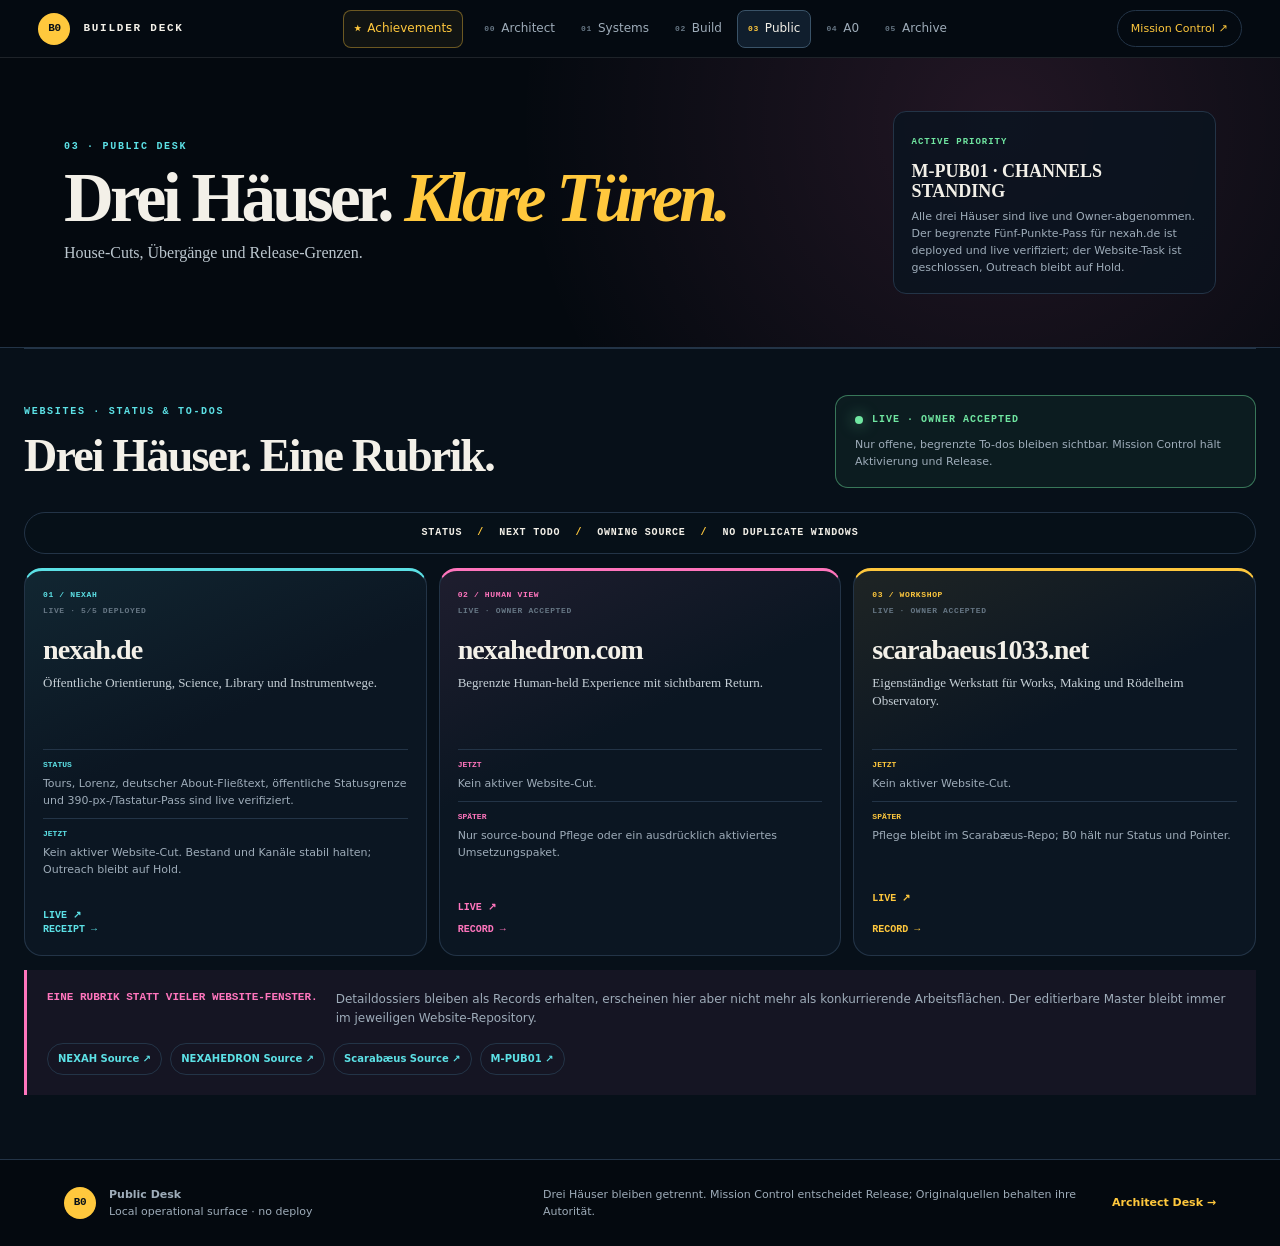
<file: 10 NEXAH CORE/NEXAH/BUILDER/B0_BUILDER_DECK/public-field.html>
<!doctype html>
<html lang="de">
<head>
  <meta charset="utf-8">
  <meta name="viewport" content="width=device-width, initial-scale=1">
  <meta name="description" content="B0 Public Field — lokale Builder-Fläche für nexah.de, NEXAHEDRON und Scarabæus1033.">
  <title>B0 · Public Field</title>
  <link rel="stylesheet" href="styles.css">
</head>
<body class="area-page area-page-public">
  <a class="skip-link" href="#main">Zum Inhalt</a>
  <header class="topbar">
    <a class="wordmark" href="index.html#top" aria-label="B0 Builder Deck Start"><span class="mark">B0</span><span>BUILDER DECK</span></a>
    <nav class="desk-nav" aria-label="B0 Arbeitsbereiche">
      <a class="nav-achievements" href="achievements.html"><span>★</span>Achievements</a><a href="index.html"><span>00</span>Architect</a><a href="systems-desk.html"><span>01</span>Systems</a><a href="build-desk.html"><span>02</span>Build</a><a class="is-current" href="public-field.html" aria-current="page"><span>03</span>Public</a><a href="a0-tools.html"><span>04</span>A0</a><a href="archive.html"><span>05</span>Archive</a>
    </nav>
    <a class="mc-link" href="../../../../00%20EXECUTIVE/NEXAH-Mission-Control/INTERNAL_NAVIGATOR/index.html">Mission Control ↗</a>
  </header>

  <main id="main">
    <section class="area-hero" id="top">
      <div><p class="eyebrow">03 · PUBLIC DESK</p><h1>Drei Häuser. <em>Klare Türen.</em></h1><p>House-Cuts, Übergänge und Release-Grenzen.</p></div>
      <aside><span>ACTIVE PRIORITY</span><strong>M-PUB01 · CHANNELS STANDING</strong><p>Alle drei Häuser sind live und Owner-abgenommen. Der begrenzte Fünf-Punkte-Pass für nexah.de ist deployed und live verifiziert; der Website-Task ist geschlossen, Outreach bleibt auf Hold.</p></aside>
    </section>

    <section class="public-integration section" id="houses" aria-labelledby="houses-title">
      <header class="section-head public-integration-head"><div><p class="eyebrow">WEBSITES · STATUS &amp; TO-DOS</p><h2 id="houses-title">Drei Häuser. Eine Rubrik.</h2></div><div class="integration-status"><strong><span></span> LIVE · OWNER ACCEPTED</strong><p>Nur offene, begrenzte To-dos bleiben sichtbar. Mission Control hält Aktivierung und Release.</p></div></header>
      <div class="field-principle"><span>STATUS</span><i>/</i><span>NEXT TODO</span><i>/</i><span>OWNING SOURCE</span><i>/</i><span>NO DUPLICATE WINDOWS</span></div>
      <div class="house-grid">
        <article class="house-card house-nexah"><header><span>01 / NEXAH</span><b>LIVE · 5/5 DEPLOYED</b></header><h3>nexah.de</h3><p class="house-purpose">Öffentliche Orientierung, Science, Library und Instrumentwege.</p><dl><div><dt>Status</dt><dd>Tours, Lorenz, deutscher About-Fließtext, öffentliche Statusgrenze und 390-px-/Tastatur-Pass sind live verifiziert.</dd></div><div><dt>Jetzt</dt><dd>Kein aktiver Website-Cut. Bestand und Kanäle stabil halten; Outreach bleibt auf Hold.</dd></div></dl><a href="https://nexah.de">Live ↗</a> <a href="PROJECT_NEXAH_DE_DESIGN_DELTA_2026-10-26.md#deployment-closeout--30-october-2026">Receipt →</a></article>
        <article class="house-card house-nexahedron"><header><span>02 / HUMAN VIEW</span><b>LIVE · OWNER ACCEPTED</b></header><h3>nexahedron.com</h3><p class="house-purpose">Begrenzte Human-held Experience mit sichtbarem Return.</p><dl><div><dt>Jetzt</dt><dd>Kein aktiver Website-Cut.</dd></div><div><dt>Später</dt><dd>Nur source-bound Pflege oder ein ausdrücklich aktiviertes Umsetzungspaket.</dd></div></dl><a href="https://nexahedron.com">Live ↗</a> <a href="public-nexahedron-human-reading.html">Record →</a></article>
        <article class="house-card house-scarabaeus"><header><span>03 / WORKSHOP</span><b>LIVE · OWNER ACCEPTED</b></header><h3>scarabaeus1033.net</h3><p class="house-purpose">Eigenständige Werkstatt für Works, Making und Rödelheim Observatory.</p><dl><div><dt>Jetzt</dt><dd>Kein aktiver Website-Cut.</dd></div><div><dt>Später</dt><dd>Pflege bleibt im Scarabæus-Repo; B0 hält nur Status und Pointer.</dd></div></dl><a href="https://www.scarabaeus1033.net">Live ↗</a> <a href="project-scarabaeus-living-workshop.html">Record →</a></article>
      </div>
      <div class="integration-boundary"><strong>Eine Rubrik statt vieler Website-Fenster.</strong><p>Detaildossiers bleiben als Records erhalten, erscheinen hier aber nicht mehr als konkurrierende Arbeitsflächen. Der editierbare Master bleibt immer im jeweiligen Website-Repository.</p><nav><a href="../../../../40%20EXPERIENCE%20PRODUCTION/NEXAH-Experience/README.md">NEXAH Source ↗</a><a href="../../../../40%20EXPERIENCE%20PRODUCTION/NEXAHEDRON/README.md">NEXAHEDRON Source ↗</a><a href="../../../../70%20SCARABAEUS1033%20WORKBENCH/Scarabaeus-1033/README.md">Scarabæus Source ↗</a><a href="../../../../00%20EXECUTIVE/NEXAH-Mission-Control/MISSIONS/M-PUB01_NEXAH_PUBLIC_FIELD.md">M-PUB01 ↗</a></nav></div>
    </section>

  </main>
  <footer class="footer"><div><span class="mark">B0</span><p><strong>Public Desk</strong><br>Local operational surface · no deploy</p></div><p>Drei Häuser bleiben getrennt. Mission Control entscheidet Release; Originalquellen behalten ihre Autorität.</p><a href="index.html">Architect Desk →</a></footer>
  <script src="app.js"></script>
  <script src="../../../../public-cut.js"></script>
</body>
</html>
</file>
<file: portal.css>
:root{--ink:#d9edf4;--muted:#8faeb9;--bg:#04131b;--panel:#0a202b;--line:#244b5c;--cyan:#59d9ee;--mint:#72e3a6;--gold:#ffc34d;--pink:#f06eb7;--serif:Georgia,"Times New Roman",serif;--mono:"SFMono-Regular",Consolas,monospace}*{box-sizing:border-box}html{background:var(--bg);color:var(--ink);font-family:Inter,system-ui,sans-serif}body{margin:0;background:radial-gradient(circle at 82% 0,#123447 0,transparent 34rem),var(--bg);min-height:100vh}.masthead{min-height:62px;border-bottom:1px solid var(--line);display:flex;align-items:center;justify-content:space-between;padding:11px clamp(18px,4vw,64px);gap:24px}.brand{display:flex;gap:12px;align-items:center;color:var(--ink);text-decoration:none}.brand b{display:block;font-size:.8rem;letter-spacing:.12em;text-transform:uppercase;color:var(--muted)}.mark{border:1px solid var(--cyan);border-radius:999px;padding:7px 9px;color:var(--cyan);font:700 .75rem var(--mono)}nav{display:flex;gap:18px;flex-wrap:wrap}nav a{color:var(--muted);text-decoration:none;font-size:.86rem}nav a:hover,nav a:focus-visible{color:var(--ink)}nav .scarab{color:var(--gold)}main{width:min(1160px,calc(100% - 36px));margin:auto;padding:clamp(30px,4vw,52px) 0 36px}.hero{max-width:960px}.eyebrow,.card-no,.contract span{font:700 .7rem var(--mono);letter-spacing:.13em;color:var(--gold)}h1{font:700 clamp(2.55rem,5.5vw,5rem)/.95 var(--serif);letter-spacing:-.045em;margin:.18em 0 .18em}.lead{max-width:720px;color:#b4ccd5;font-size:clamp(.95rem,1.5vw,1.12rem);line-height:1.55}.status{margin-top:18px;display:inline-flex;align-items:center;gap:10px;border-left:2px solid var(--mint);background:rgba(6,26,36,.64);padding:7px 0 7px 11px;cursor:default}.status .lamp{width:8px;height:8px;border-radius:50%;background:var(--mint);box-shadow:0 0 18px var(--mint)}.status b,.status small{display:block}.status b{font:.7rem var(--mono);letter-spacing:.06em}.status small{color:var(--muted);margin-top:2px;font-size:.7rem}.deck{display:grid;grid-template-columns:repeat(3,1fr);gap:12px;margin:34px 0 14px}.card{min-height:315px;padding:22px;border:1px solid var(--line);background:linear-gradient(160deg,rgba(16,48,62,.94),rgba(5,21,30,.98));display:flex;flex-direction:column}.card h2{font:700 1.7rem/1 var(--serif);margin:14px 0 9px}.card p,.card li{color:#a9c1ca;line-height:1.45;font-size:.9rem}.card p{margin:0 0 8px}.card ul{padding-left:17px;margin:5px 0 18px}.card .open{margin-top:auto;border-top:1px solid var(--line);padding-top:15px;color:var(--cyan);text-decoration:none;font-weight:700;font-size:.9rem}.card-science{border-color:#376f6e}.card-science .open{color:var(--mint)}.card-builder{border-color:#745174}.card-builder .open{color:var(--pink)}.contract{border:1px solid var(--gold);display:grid;grid-template-columns:.8fr 1.5fr auto;align-items:center;gap:22px;padding:20px 22px;margin-top:12px;background:#171910}.contract h2{font:700 1.42rem var(--serif);margin:4px 0}.contract p{color:#bdc9bd;line-height:1.45;font-size:.9rem}.contract a{color:var(--gold);white-space:nowrap;font-size:.88rem}footer{border-top:1px solid var(--line);padding:16px clamp(18px,4vw,64px);display:flex;justify-content:space-between;gap:24px;color:var(--muted);font:.7rem var(--mono)}@media(max-width:900px){.deck{grid-template-columns:1fr}.card{min-height:260px}.contract{grid-template-columns:1fr}.masthead{align-items:flex-start;flex-direction:column}h1{font-size:clamp(2.6rem,12vw,4.6rem)}}@media(prefers-reduced-motion:reduce){*{scroll-behavior:auto!important}}
</file>
<file: 10 NEXAH CORE/NEXAH/BUILDER/B0_BUILDER_DECK/styles.css>
:root {
  color-scheme: dark;
  --bg: #071019;
  --bg-deep: #04090f;
  --panel: #0b1622;
  --panel-hi: #101e2d;
  --ink: #f3f0e8;
  --muted: #9eacb9;
  --faint: #667684;
  --line: #233447;
  --gold: #ffc83d;
  --cyan: #5ce1e6;
  --blue: #739cff;
  --violet: #b78cff;
  --green: #70e6a1;
  --pink: #ff75bd;
  --orange: #ff9466;
  --radius: 18px;
}

* { box-sizing: border-box; }
[hidden] { display: none !important; }
html { scroll-behavior: smooth; background: var(--bg); }
body { margin: 0; color: var(--ink); background: var(--bg); font: 15px/1.55 Inter, ui-sans-serif, system-ui, -apple-system, BlinkMacSystemFont, "Segoe UI", sans-serif; }
a { color: inherit; text-decoration: none; }
button { font: inherit; }
.skip-link { position: fixed; top: 8px; left: 8px; z-index: 20; padding: 9px 12px; color: #081019; background: var(--gold); transform: translateY(-150%); }
.skip-link:focus { transform: none; }

.topbar { position: sticky; top: 0; z-index: 10; display: grid; grid-template-columns: 1fr auto 1fr; align-items: center; min-height: 58px; padding: 0 clamp(18px, 3vw, 48px); border-bottom: 1px solid rgba(255,255,255,.1); background: rgba(5,11,17,.9); backdrop-filter: blur(14px); }
.wordmark { display: flex; gap: 13px; align-items: center; font: 800 11px/1 ui-monospace, SFMono-Regular, Menlo, monospace; letter-spacing: .16em; }
.mark { display: grid; place-items: center; width: 32px; height: 32px; color: #071019; border-radius: 50%; background: var(--gold); font: 900 11px/1 ui-monospace, monospace; letter-spacing: -.04em; }
.topbar nav { display: flex; gap: 25px; }
.topbar nav a { color: var(--muted); font-size: 12px; }
.topbar nav a:hover { color: var(--ink); }
.mc-link { justify-self: end; padding: 9px 13px; border: 1px solid var(--line); border-radius: 999px; color: var(--gold); font-size: 11px; }

main { overflow: hidden; }
.hero { position: relative; min-height: 310px; display: grid; grid-template-columns: minmax(0, 1.2fr) minmax(360px, .68fr); gap: clamp(24px, 4vw, 54px); align-items: center; padding: 34px clamp(24px, 5vw, 76px); background: radial-gradient(circle at 70% 22%, rgba(92,225,230,.11), transparent 28rem), radial-gradient(circle at 22% 80%, rgba(183,140,255,.1), transparent 30rem), var(--bg-deep); }
.hero-grid { position: absolute; inset: 0; opacity: .55; pointer-events: none; background-image: linear-gradient(rgba(255,255,255,.028) 1px, transparent 1px), linear-gradient(90deg, rgba(255,255,255,.028) 1px, transparent 1px); background-size: 44px 44px; mask-image: linear-gradient(to bottom, black, transparent 92%); }
.hero-copy, .hero-side { position: relative; z-index: 1; }
.eyebrow { margin: 0 0 14px; color: var(--cyan); font: 800 10px/1.4 ui-monospace, SFMono-Regular, Menlo, monospace; letter-spacing: .17em; }
h1, h2, h3, p { margin-top: 0; }
h1 { max-width: 860px; margin-bottom: 14px; font: 760 clamp(46px, 6vw, 76px)/.88 Georgia, "Times New Roman", serif; letter-spacing: -.055em; }
h1 em { color: var(--gold); font-weight: inherit; }
.hero-lede { max-width: 660px; color: #bcc7cf; font: 17px/1.55 Georgia, "Times New Roman", serif; }
.hero-actions { display: flex; flex-wrap: wrap; gap: 9px; margin-top: 22px; }
.button { display: inline-flex; align-items: center; justify-content: center; min-height: 45px; padding: 0 18px; border: 1px solid var(--line); border-radius: 999px; color: var(--ink); font-size: 12px; font-weight: 750; }
.button:hover { border-color: var(--cyan); }
.button-primary { color: #071019; border-color: var(--gold); background: var(--gold); }
.button-primary:hover { border-color: #ffe083; background: #ffe083; }
.hero-side { display: grid; gap: 12px; width: 100%; max-width: 520px; justify-self: end; }
.hero-console { padding: 22px; border: 1px solid var(--line); border-radius: var(--radius); background: rgba(10,20,31,.78); box-shadow: 0 25px 90px rgba(0,0,0,.28); }
.signal { display: flex; gap: 8px; align-items: center; color: var(--green); font: 800 9px/1.4 ui-monospace, monospace; letter-spacing: .11em; }
.signal span { width: 8px; height: 8px; border-radius: 50%; background: var(--green); box-shadow: 0 0 18px var(--green); }
.hero-console dl { margin: 20px 0; }
.hero-console dl div { display: grid; grid-template-columns: 82px 1fr; gap: 14px; padding: 11px 0; border-top: 1px solid var(--line); }
.hero-console dt { color: var(--faint); font: 700 9px/1.5 ui-monospace, monospace; text-transform: uppercase; }
.hero-console dd { margin: 0; font-size: 13px; }
.hero-console > p { margin: 0; color: var(--faint); font-size: 11px; }
.postit-stack { display: grid; grid-template-columns: repeat(2,minmax(0,1fr)); gap: 10px; align-items: stretch; }
.postit { position: relative; display: grid; width: auto; min-height: 132px; padding: 20px 18px 16px; color: #182029; background: #f4dfa0; box-shadow: 7px 9px 0 rgba(0,0,0,.23); transform: rotate(1deg); transition: .2s ease; }
.postit::before { content: ""; position: absolute; top: 8px; left: 50%; width: 46px; height: 8px; background: rgba(255,255,255,.4); transform: translateX(-50%); }
.postit:hover { transform: translateY(-4px) rotate(0); }
.postit small { color: #805f10; font: 800 8px/1.4 ui-monospace, monospace; letter-spacing: .1em; }
.postit strong { margin: 9px 0; font: 750 22px/1 Georgia, serif; }
.postit span { align-self: end; color: #5f625e; font-size: 10px; }
.postit-science { color: #10252c; background: #bfe9e4; transform: rotate(-.8deg); }
.postit-science small { color: #176879; }
.postit-science span { color: #4d686d; }

.purpose, .section { width: min(1420px, calc(100% - 48px)); margin: 0 auto; }
.purpose { display: grid; grid-template-columns: .75fr 1.25fr; gap: 50px; padding: 80px 0; }
h2 { margin-bottom: 0; font: 650 clamp(29px, 3.6vw, 48px)/1 Georgia, "Times New Roman", serif; letter-spacing: -.04em; }
.purpose > p { align-self: end; margin-bottom: 5px; color: var(--muted); font: 18px/1.6 Georgia, serif; }
.loop { grid-column: 1 / -1; display: grid; grid-template-columns: repeat(11, auto); gap: 10px; align-items: center; padding-top: 22px; border-top: 1px solid var(--line); }
.loop span { display: grid; gap: 4px; color: var(--muted); font: 700 10px/1.3 ui-monospace, monospace; text-transform: uppercase; }
.loop b { color: var(--gold); }
.loop i { color: var(--faint); font-style: normal; }

.section { scroll-margin-top: 70px; padding: 46px 0; border-top: 1px solid var(--line); }
.section-head { display: grid; grid-template-columns: minmax(0, 1.2fr) minmax(260px, .65fr); gap: 34px; align-items: end; margin-bottom: 24px; }
.section-head > p { margin: 0; color: var(--muted); font: 14px/1.45 Georgia, serif; }
.system-grid { display: grid; grid-template-columns: repeat(4, minmax(0,1fr)); gap: 10px; }
.system-card { --accent: var(--gold); position: relative; display: flex; flex-direction: column; min-height: 205px; padding: 17px; overflow: hidden; border: 1px solid var(--line); border-top: 3px solid var(--accent); border-radius: 12px; background: var(--panel); transition: transform .18s ease, border-color .18s ease; }
.system-card::after { content: ""; position: absolute; right: -55px; bottom: -70px; width: 170px; height: 170px; border: 1px solid var(--accent); border-radius: 50%; opacity: .17; }
.system-card:hover { transform: translateY(-4px); border-color: var(--accent); }
.system-card > span { color: var(--accent); font: 800 9px/1.4 ui-monospace, monospace; letter-spacing: .1em; }
.system-card h3 { margin: 20px 0 8px; font: 750 28px/1 Georgia, serif; }
.system-card p { color: var(--muted); font-size: 13px; }
.system-card a { position: relative; z-index: 1; margin-top: auto; color: var(--accent); font: 750 10px/1.4 ui-monospace, monospace; text-transform: uppercase; }
.accent-gold { --accent: var(--gold); }.accent-cyan { --accent: var(--cyan); }.accent-blue { --accent: var(--blue); }.accent-violet { --accent: var(--violet); }.accent-green { --accent: var(--green); }.accent-pink { --accent: var(--pink); }.accent-orange { --accent: var(--orange); }

.filter { display: flex; gap: 6px; flex-wrap: wrap; justify-content: end; }
.filter button { padding: 8px 12px; color: var(--muted); border: 1px solid var(--line); border-radius: 999px; background: transparent; cursor: pointer; font-size: 11px; }
.filter button:hover, .filter button.is-active { color: #071019; border-color: var(--cyan); background: var(--cyan); }
.application-grid { display: grid; grid-template-columns: repeat(2, minmax(0,1fr)); gap: 12px; }
.application-card { display: flex; flex-direction: column; min-height: 210px; padding: 18px; border: 1px solid var(--line); border-radius: var(--radius); background: linear-gradient(145deg, rgba(16,30,45,.92), rgba(8,18,28,.92)); transition: opacity .18s ease, transform .18s ease; }
.application-card[hidden] { display: none; }
.application-card:hover { transform: translateY(-2px); border-color: #3a536d; }
.card-meta { display: flex; justify-content: space-between; gap: 15px; align-items: start; color: var(--faint); font: 750 9px/1.4 ui-monospace, monospace; letter-spacing: .08em; }
.state { padding: 5px 7px; border: 1px solid currentColor; border-radius: 999px; font-size: 8px; }
.state-verified { color: var(--green); }.state-local { color: var(--cyan); }.state-bounded { color: var(--blue); }.state-sealed { color: var(--violet); }.state-public { color: var(--pink); }
.application-card h3 { margin: 18px 0 8px; font: 700 26px/1 Georgia, serif; }
.application-card > p { max-width: 63ch; color: var(--muted); }
.application-card footer { display: flex; justify-content: space-between; gap: 16px; align-items: end; margin-top: auto; padding-top: 12px; border-top: 1px solid var(--line); }
.application-card footer span { color: var(--faint); font: 700 9px/1.4 ui-monospace, monospace; }
.application-card footer a { color: var(--cyan); font-size: 12px; font-weight: 750; }
.inventory-note { margin: 18px 0 0; color: var(--faint); font-size: 11px; text-align: right; }
.inventory-note a { color: var(--cyan); }

.architect-build-note { display: grid; grid-template-columns: minmax(0,1.25fr) minmax(250px,.75fr); gap: 1px; margin: 18px 0; overflow: hidden; border: 1px solid rgba(92,225,230,.42); border-radius: var(--radius); background: var(--line); }
.architect-build-note > div { padding: 19px 21px; background: linear-gradient(145deg,rgba(92,225,230,.055),rgba(8,18,28,.95)); }
.architect-build-note span { color: var(--cyan); font: 850 8px/1.3 ui-monospace,monospace; letter-spacing: .11em; }
.architect-build-note h3 { margin: 9px 0 8px; font: 700 clamp(24px,2.6vw,38px)/1 Georgia,serif; }
.architect-build-note p { margin: 0; color: var(--muted); font-size: 11px; line-height: 1.55; }
.architect-build-note p strong { color: var(--paper); }
.architect-build-note-boundary strong { display: block; margin-bottom: 9px; color: var(--gold); font: 800 10px/1.35 ui-monospace,monospace; letter-spacing: .06em; text-transform: uppercase; }
.architect-build-note nav { grid-column: 1 / -1; display: flex; flex-wrap: wrap; gap: 8px; padding: 12px 14px; background: var(--bg-deep); }

/* Due-diligence shortform: compact evidence, verdict and build order. */
.due-diligence { padding-top: 42px; }
.dd-layout { display: grid; grid-template-columns: minmax(0,1.35fr) minmax(320px,.65fr); gap: 14px; }
.dd-stack { display: grid; grid-template-columns: repeat(3,minmax(0,1fr)); border-top: 1px solid var(--line); border-left: 1px solid var(--line); }
.dd-stack article { min-height: 126px; padding: 17px; border-right: 1px solid var(--line); border-bottom: 1px solid var(--line); background: rgba(8,18,28,.7); }
.dd-stack span,.dd-verdict-row span,.dd-priority > span { display: block; margin-bottom: 12px; color: var(--cyan); font: 850 8px/1.2 ui-monospace,monospace; letter-spacing: .12em; }
.dd-stack strong { display: block; font: 680 19px/1.05 Georgia,serif; }
.dd-stack p { margin: 9px 0 0; color: var(--muted); font-size: 10px; line-height: 1.45; }
.dd-verdict { display: grid; border: 1px solid var(--line); background: rgba(8,18,28,.88); }
.dd-verdict-row { padding: 14px 16px; border-bottom: 1px solid var(--line); }
.dd-verdict-row span { margin-bottom: 7px; }
.dd-verdict-row strong { display: block; font: 680 17px/1.1 Georgia,serif; }
.dd-verdict-row p { margin: 6px 0 0; color: var(--muted); font-size: 9px; line-height: 1.4; }
.dd-verdict-row.is-built { border-left: 3px solid var(--mint); }.dd-verdict-row.is-built span { color: var(--mint); }
.dd-verdict-row.is-distinct { border-left: 3px solid var(--gold); }.dd-verdict-row.is-distinct span { color: var(--gold); }
.dd-verdict-row.is-open { border-left: 3px solid #84939d; }.dd-verdict-row.is-open span { color: #a6b3bb; }
.dd-priority { padding: 14px 16px 10px; }
.dd-priority > span { margin-bottom: 8px; color: var(--gold); }
.dd-priority ol { display: grid; gap: 5px; margin: 0; padding: 0; list-style: none; }
.dd-priority li { display: grid; grid-template-columns: 42px 1fr; gap: 7px; color: var(--muted); font-size: 9px; }.dd-priority b { color: var(--paper); font: 850 8px/1.4 ui-monospace,monospace; }
.dd-review-link { margin: 0 16px 15px; padding-top: 11px; border-top: 1px solid var(--line); color: var(--cyan); font: 850 8px/1.3 ui-monospace,monospace; letter-spacing: .06em; }
.dd-system-line { display: grid; grid-template-columns: repeat(13,auto); justify-content: space-between; gap: 8px; align-items: center; margin-top: 14px; padding: 14px 16px; border: 1px solid var(--line); background: var(--bg-deep); overflow-x: auto; }
.dd-system-line span { white-space: nowrap; color: var(--paper); font: 800 8px/1 ui-monospace,monospace; letter-spacing: .05em; }.dd-system-line i { color: var(--gold); font-style: normal; }
.dd-boundary { margin: 10px 0 0; padding: 12px 15px; border-left: 2px solid var(--gold); color: var(--muted); background: rgba(18,31,40,.72); font-size: 10px; }.dd-boundary b { color: var(--gold); }.dd-boundary strong { color: var(--paper); }

.public-integration { position: relative; }
.public-integration::before { content: ""; position: absolute; inset: 54px -35vw auto; height: 560px; z-index: -1; background: radial-gradient(circle at 50% 0, rgba(92,225,230,.08), transparent 52%); pointer-events: none; }
.public-integration-head { align-items: center; }
.integration-status { padding: 17px 19px; border: 1px solid rgba(112,230,161,.45); border-radius: 13px; background: rgba(112,230,161,.055); }
.integration-status strong { display: flex; gap: 9px; align-items: center; color: var(--green); font: 850 10px/1.4 ui-monospace, monospace; letter-spacing: .1em; }
.integration-status strong span { width: 8px; height: 8px; border-radius: 50%; background: var(--green); box-shadow: 0 0 15px rgba(112,230,161,.65); }
.integration-status p { margin: 9px 0 0; color: var(--muted); font-size: 11px; }
.field-principle { display: flex; justify-content: center; gap: 15px; align-items: center; padding: 13px 18px; color: var(--ink); border: 1px solid var(--line); border-radius: 999px; background: rgba(7,16,25,.82); font: 800 10px/1.4 ui-monospace, monospace; letter-spacing: .08em; }
.field-principle i { color: var(--gold); font-style: normal; }
.house-grid { display: grid; grid-template-columns: repeat(3, minmax(0,1fr)); gap: 12px; margin-top: 14px; }
.house-card { --house: var(--cyan); display: flex; flex-direction: column; min-height: 365px; padding: 18px; border: 1px solid var(--line); border-top: 3px solid var(--house); border-radius: var(--radius); background: linear-gradient(155deg, color-mix(in srgb, var(--house) 8%, var(--panel)), var(--panel) 42%); }
.house-card header { display: grid; gap: 5px; color: var(--house); font: 800 8px/1.4 ui-monospace, monospace; letter-spacing: .08em; }
.house-card header b { color: var(--faint); font-size: 8px; }
.house-card h3 { margin: 20px 0 9px; overflow-wrap: anywhere; font: 700 clamp(23px, 2.2vw, 34px)/1 Georgia, serif; letter-spacing: -.035em; }
.house-purpose { min-height: 58px; color: #c6d0d7; font: 13px/1.42 Georgia, serif; }
.house-card dl { margin: 4px 0 22px; }
.house-card dl div { padding: 9px 0; border-top: 1px solid var(--line); }
.house-card dt { color: var(--house); font: 800 8px/1.4 ui-monospace, monospace; text-transform: uppercase; }
.house-card dd { margin: 5px 0 0; color: var(--muted); font-size: 11px; }
.house-card > a { margin-top: auto; color: var(--house); font: 800 10px/1.4 ui-monospace, monospace; text-transform: uppercase; }
.house-nexah { --house: var(--cyan); }.house-nexahedron { --house: var(--pink); }.house-scarabaeus { --house: var(--gold); }
.integration-route { display: grid; grid-template-columns: minmax(240px,.62fr) minmax(0,1.38fr); gap: 24px; margin-top: 10px; padding: 20px; border: 1px solid var(--line); border-radius: var(--radius); background: var(--panel); }
.integration-route-copy h3, .bridge-copy h3 { margin: 0 0 15px; font: 650 30px/1.08 Georgia, serif; }
.integration-route-copy > p:last-child, .bridge-copy > p:last-child { color: var(--muted); font-size: 13px; }
.integration-route ol { display: grid; gap: 0; margin: 0; padding: 0; list-style: none; }
.integration-route li { position: relative; display: grid; grid-template-columns: 32px 1fr; gap: 10px; min-height: 56px; padding: 8px 0; border-top: 1px solid var(--line); }
.integration-route li:first-child { border-top: 0; }
.integration-route li:not(:last-child)::after { content: ""; position: absolute; left: 13px; bottom: -8px; width: 1px; height: 17px; background: var(--cyan); }
.integration-route li b { color: var(--gold); font: 850 10px/1.4 ui-monospace, monospace; }
.integration-route li span { font-weight: 750; }
.integration-route li small { display: block; margin-top: 3px; color: var(--faint); font-weight: 400; }
.public-bridge { display: grid; grid-template-columns: minmax(260px,.72fr) minmax(0,1.28fr); gap: 24px; margin-top: 10px; padding: 20px; border: 1px solid rgba(255,200,61,.42); border-radius: var(--radius); background: radial-gradient(circle at 100% 0, rgba(255,200,61,.08), transparent 28rem), var(--panel); }
.bridge-copy strong { color: var(--gold); font-weight: 650; }
.bridge-sequence { display: grid; grid-template-columns: repeat(7, auto); gap: 8px; align-items: center; }
.bridge-sequence span { display: grid; gap: 6px; min-height: 88px; align-content: center; padding: 11px; border: 1px solid var(--line); border-radius: 10px; background: rgba(5,12,19,.66); }
.bridge-sequence b { color: var(--cyan); font: 800 9px/1.35 ui-monospace, monospace; }
.bridge-sequence small { color: var(--muted); font-size: 10px; }
.bridge-sequence i { color: var(--gold); font-style: normal; }
.release-gates { display: grid; grid-template-columns: repeat(3, minmax(0,1fr)); gap: 10px; margin-top: 14px; }
.gate { display: flex; flex-direction: column; min-height: 180px; padding: 17px; border: 1px solid var(--line); border-radius: 13px; background: rgba(9,20,31,.9); }
.gate > span { color: var(--faint); font: 850 9px/1.4 ui-monospace, monospace; letter-spacing: .1em; }
.gate h3 { margin: 16px 0 8px; font: 650 21px/1.08 Georgia, serif; }
.gate p { color: var(--muted); font-size: 11px; }
.gate > b { margin-top: auto; color: var(--faint); font: 850 9px/1.4 ui-monospace, monospace; }
.gate-active { border-color: rgba(112,230,161,.55); }.gate-active > b { color: var(--green); }
.gate-ready { border-color: rgba(255,200,61,.55); }.gate-ready > b { color: var(--gold); }
.gate-locked { border-color: rgba(255,117,189,.4); }.gate-locked > b { color: var(--pink); }
.integration-boundary { display: grid; grid-template-columns: auto 1fr; gap: 8px 18px; align-items: start; margin-top: 14px; padding: 20px; border-left: 3px solid var(--pink); background: rgba(255,117,189,.055); }
.integration-boundary > strong { color: var(--pink); font: 800 11px/1.4 ui-monospace, monospace; text-transform: uppercase; }
.integration-boundary > p { margin: 0; color: var(--muted); font-size: 12px; }
.integration-boundary nav { grid-column: 1 / -1; display: flex; flex-wrap: wrap; gap: 8px; padding-top: 8px; }
.integration-boundary a { padding: 7px 10px; color: var(--cyan); border: 1px solid var(--line); border-radius: 999px; font-size: 10px; font-weight: 750; }
.integration-boundary a:hover { border-color: var(--cyan); }

.usefulness-grid { display: grid; grid-template-columns: repeat(4, minmax(0,1fr)); gap: 1px; border: 1px solid var(--line); background: var(--line); }
.usefulness-grid article { min-height: 220px; padding: 24px; background: var(--bg); }
.usefulness-grid b { color: var(--gold); font: 800 11px/1 ui-monospace, monospace; }
.usefulness-grid h3 { margin: 42px 0 10px; font: 650 24px/1.1 Georgia, serif; }
.usefulness-grid p { color: var(--muted); font-size: 13px; }
.plan-board { display: grid; grid-template-columns: repeat(3, minmax(0,1fr)); gap: 12px; }
.plan-card, .plan-board > article { display: flex; flex-direction: column; min-height: 245px; padding: 18px; border: 1px solid var(--line); border-radius: var(--radius); background: var(--panel); }
.plan-card > span { color: var(--faint); font: 800 9px/1.4 ui-monospace, monospace; letter-spacing: .1em; }
.plan-card h3, .plan-board > article h3 { margin: 22px 0 12px; font: 650 27px/1 Georgia, serif; }
.plan-card ul { margin: 0; padding-left: 18px; color: var(--muted); }
.plan-card li { margin: 8px 0; }
.plan-card > b { margin-top: auto; color: var(--faint); font: 800 9px/1.4 ui-monospace, monospace; }
.plan-card.now { border-color: rgba(112,230,161,.6); }.plan-card.now > b { color: var(--green); }
.plan-card.next { border-color: rgba(255,200,61,.6); }.plan-card.next > b { color: var(--gold); }
.boundary { margin-top: 12px; padding: 18px 20px; color: var(--muted); border-left: 3px solid var(--pink); background: rgba(255,117,189,.06); font-size: 12px; }
.boundary strong { color: var(--pink); }
.builder-control { position: relative; padding-top: 38px; }
.builder-control::before { content: ""; position: absolute; inset: 35px -30vw auto; height: 520px; z-index: -1; background: radial-gradient(circle at 50% 0,rgba(92,225,230,.065),transparent 58%); }
.control-status-strip { display: grid; grid-template-columns: 1fr auto 1fr auto 1.25fr auto 1fr; gap: 14px; align-items: center; margin: 28px 0 14px; padding: 16px; border: 1px solid var(--line); border-radius: var(--radius); background: var(--bg-deep); }
.control-status-strip > div { display: grid; min-width: 0; }
.control-status-strip span { color: var(--cyan); font: 850 8px/1.4 ui-monospace,monospace; letter-spacing: .12em; }
.control-status-strip strong { margin: 5px 0 3px; font: 720 16px/1.15 Georgia,serif; }
.control-status-strip small { overflow: hidden; color: var(--faint); font-size: 9px; text-overflow: ellipsis; white-space: nowrap; }
.control-status-strip > i { color: var(--gold); font-style: normal; }
.builder-notes { padding-top: 34px; }
.builder-snapshot { display: grid; grid-template-columns: repeat(4,minmax(0,1fr)); border-top: 1px solid var(--line); border-left: 1px solid var(--line); background: var(--bg-deep); }
.builder-snapshot > div { min-height: 92px; padding: 14px 16px; border-right: 1px solid var(--line); border-bottom: 1px solid var(--line); }
.builder-snapshot span { display: block; color: var(--cyan); font: 850 8px/1.35 ui-monospace,monospace; letter-spacing: .1em; }
.builder-snapshot strong { display: block; margin: 12px 0 5px; font: 680 19px/1 Georgia,serif; }
.builder-snapshot small { color: var(--faint); font-size: 9px; }
.priority-projects { display: grid; grid-template-columns: repeat(3,minmax(0,1fr)); gap: 10px; margin-top: 12px; }
.priority-project { --priority: var(--cyan); display: flex; min-width: 0; min-height: 345px; flex-direction: column; padding: 17px; border: 1px solid var(--line); border-top: 3px solid var(--priority); border-radius: 12px; background: linear-gradient(150deg,color-mix(in srgb,var(--priority) 5%,var(--panel)),var(--panel) 42%); }
.priority-project > header { display: flex; justify-content: space-between; gap: 12px; align-items: center; }
.priority-project > header span,.priority-project > header b { color: var(--priority); font: 850 8px/1.35 ui-monospace,monospace; letter-spacing: .1em; }
.priority-project > header b { padding: 5px 7px; border: 1px solid color-mix(in srgb,var(--priority) 46%,var(--line)); border-radius: 3px; }
.priority-project h3 { margin: 24px 0 9px; font: 680 28px/1 Georgia,serif; }
.priority-project > p { color: var(--muted); font-size: 11px; }
.priority-project ul { margin: 4px 0 18px; padding: 0; list-style: none; }
.priority-project li { position: relative; padding: 7px 0 7px 16px; color: #bec8ce; border-top: 1px solid var(--line); font-size: 10px; }
.priority-project li::before { content: "□"; position: absolute; left: 0; color: var(--priority); }
.priority-project footer { display: grid; gap: 4px; margin-top: auto; padding-top: 12px; border-top: 1px solid var(--line); }
.priority-project footer strong { color: var(--priority); font: 850 8px/1.35 ui-monospace,monospace; letter-spacing: .08em; }
.priority-project footer span { font-size: 11px; font-weight: 750; }
.priority-project footer small { color: var(--faint); font-size: 9px; }
.priority-now { --priority: var(--gold); }.priority-next { --priority: var(--cyan); }.priority-later { --priority: var(--violet); }
.plateau-exit { display: grid; grid-template-columns: minmax(0,1fr) auto; gap: 20px; align-items: center; margin-top: 12px; padding: 13px 15px; border-left: 3px solid var(--green); background: rgba(112,230,161,.055); }
.plateau-exit span { display: block; color: var(--green); font: 850 8px/1.35 ui-monospace,monospace; letter-spacing: .1em; }
.plateau-exit strong { font-size: 11px; }
.plateau-exit nav { display: flex; flex-wrap: wrap; justify-content: end; gap: 7px; }
.plateau-exit a { padding: 6px 8px; color: var(--cyan); border: 1px solid var(--line); border-radius: 999px; font: 800 8px/1 ui-monospace,monospace; }
.plateau-exit a:hover { border-color: var(--cyan); }
.control-workspace { display: grid; grid-template-columns: minmax(0,1.15fr) minmax(360px,.75fr); gap: 14px; }
.blueprint, .work-queue { min-width: 0; padding: 22px; border: 1px solid var(--line); border-radius: var(--radius); background: rgba(8,18,28,.82); }
.blueprint > header, .work-queue > header { display: grid; grid-template-columns: 1fr auto; gap: 8px 16px; align-items: end; margin-bottom: 18px; }
.blueprint > header span, .work-queue > header span { grid-column: 1 / -1; color: var(--cyan); font: 850 8px/1.4 ui-monospace,monospace; letter-spacing: .12em; }
.blueprint > header h3, .work-queue > header h3 { margin: 0; font: 680 26px/1 Georgia,serif; }
.work-queue > header a { color: var(--cyan); font: 800 9px/1.4 ui-monospace,monospace; }
.blueprint-flow { display: grid; justify-items: stretch; }
.blueprint-flow > b { justify-self: center; padding: 5px 0; color: var(--gold); font: 700 18px/1 ui-monospace,monospace; }
.bp-node { display: grid; gap: 3px; padding: 13px 15px; border: 1px solid var(--line); border-radius: 10px; background: var(--panel); }
a.bp-node:hover { border-color: var(--cyan); }
.bp-node small { color: var(--faint); font: 800 8px/1.3 ui-monospace,monospace; letter-spacing: .1em; }
.bp-node strong { font: 700 17px/1.1 Georgia,serif; }
.bp-node span { color: var(--muted); font-size: 10px; }
.bp-source { border-color: rgba(92,225,230,.48); }.bp-source small { color: var(--cyan); }
.bp-hub { border-color: rgba(183,140,255,.55); background: rgba(183,140,255,.075); }.bp-hub small { color: var(--violet); }
.bp-return { border-color: rgba(112,230,161,.5); }.bp-return small { color: var(--green); }
.bp-branches { display: grid; grid-template-columns: repeat(3,minmax(0,1fr)); gap: 8px; }
.bp-active { border-color: var(--gold); box-shadow: inset 0 0 0 1px rgba(255,200,61,.12); }.bp-active small { color: var(--gold); }
.work-queue { display: grid; align-content: start; gap: 8px; }
.queue-lane { padding: 13px 14px; border: 1px solid var(--line); border-left: 3px solid var(--cyan); border-radius: 8px; background: var(--panel); }
.queue-lane span { color: var(--cyan); font: 850 8px/1.3 ui-monospace,monospace; letter-spacing: .1em; }
.queue-lane strong { display: block; margin: 5px 0 3px; font-size: 12px; }
.queue-lane p { margin: 0; color: var(--muted); font-size: 10px; }
.queue-now { border-left-color: var(--gold); }.queue-now span { color: var(--gold); }
.queue-decide { border-left-color: var(--pink); }.queue-decide span { color: var(--pink); }
.queue-later { border-left-color: var(--faint); opacity: .82; }.queue-later span { color: var(--faint); }
.queue-foot { padding-top: 7px; color: var(--faint); font-size: 9px; }
.queue-foot b { color: var(--muted); }
.builder-reality { display: grid; grid-template-columns: 150px 1fr; gap: 20px; align-items: start; margin-top: 14px; padding: 18px 20px; border: 1px solid var(--line); border-left: 3px solid var(--violet); background: rgba(183,140,255,.05); }
.builder-reality > span { color: var(--violet); font: 850 9px/1.4 ui-monospace,monospace; letter-spacing: .12em; }
.builder-reality p { margin: 0; color: var(--muted); font-size: 12px; }
.builder-reality strong { color: var(--ink); }
.builder-vision-gate { scroll-margin-top: 86px; border-left-color: var(--gold); background: linear-gradient(100deg,rgba(240,185,85,.08),rgba(183,140,255,.04)); }
.builder-vision-gate > span { color: var(--gold); }
.builder-vision-gate a { color: var(--gold); font-weight: 800; white-space: nowrap; }
.builder-vision-gate a:hover { color: var(--cyan); }
.control-links { display: grid; grid-template-columns: repeat(4,minmax(0,1fr)); gap: 8px; margin-top: 14px; }
.control-links a { display: grid; grid-template-columns: auto 1fr; gap: 2px 12px; align-items: center; min-height: 72px; padding: 13px; border: 1px solid var(--line); border-radius: 10px; background: var(--panel); }
.control-links a:hover { border-color: var(--cyan); }
.control-links span { grid-row: 1 / 3; color: var(--gold); font: 850 9px/1 ui-monospace,monospace; }
.control-links strong { font-size: 12px; }.control-links small { color: var(--faint); font-size: 9px; }
.archive-toolbar { display: grid; grid-template-columns: auto minmax(220px,1fr) auto; gap: 10px; align-items: center; margin-bottom: 12px; padding: 10px 13px; border: 1px solid var(--line); border-radius: 12px; background: var(--panel); }
.archive-toolbar label { color: var(--gold); font: 800 10px/1.4 ui-monospace,monospace; text-transform: uppercase; }
.archive-toolbar input { width: 100%; min-height: 36px; padding: 0 11px; color: var(--ink); border: 1px solid var(--line); border-radius: 8px; background: var(--bg-deep); font: inherit; }
.archive-toolbar input:focus { border-color: var(--cyan); outline: 2px solid rgba(92,225,230,.2); }
.archive-toolbar span { color: var(--faint); font: 750 10px/1.4 ui-monospace,monospace; }
.archive-groups { display: grid; gap: 12px; }
.archive-group { display: grid; grid-template-columns: minmax(210px,.32fr) minmax(0,1fr); gap: 12px; padding: 13px; border: 1px solid var(--line); border-radius: var(--radius); background: rgba(8,18,28,.62); }
.archive-group[hidden], .source-list a[hidden] { display: none; }
.archive-group > header { display: grid; grid-template-columns: auto 1fr; gap: 13px; align-content: start; padding: 8px; }
.archive-group > header > span { display: grid; place-items: center; width: 34px; height: 34px; color: #071019; border-radius: 50%; background: var(--gold); font: 900 10px/1 ui-monospace,monospace; }
.archive-group h3 { margin: 0 0 5px; font: 680 21px/1.08 Georgia,serif; }
.archive-group header p { margin: 0; color: var(--muted); font-size: 11px; }
.archive-empty { padding: 24px; color: var(--muted); border: 1px dashed var(--line); text-align: center; }
.source-list { display: grid; grid-template-columns: repeat(2, minmax(0,1fr)); gap: 8px; }
.source-list a { display: grid; grid-template-columns: 28px 1fr auto; gap: 10px; align-items: center; padding: 11px 13px; border: 1px solid var(--line); border-radius: 10px; background: var(--panel); }
.source-list a:hover { border-color: var(--cyan); }
.source-list b { color: var(--gold); font: 800 10px/1 ui-monospace, monospace; }
.source-list span { font-weight: 750; }
.source-list small { display: block; margin-top: 3px; color: var(--faint); font-weight: 400; }
.source-list i { color: var(--cyan); font-style: normal; }
.footer { display: grid; grid-template-columns: 1fr 1.2fr auto; gap: 28px; align-items: center; margin-top: 18px; padding: 26px clamp(24px, 5vw, 76px); color: var(--muted); border-top: 1px solid var(--line); background: var(--bg-deep); }
.footer > div { display: flex; gap: 13px; align-items: center; }
.footer p { margin: 0; font-size: 11px; }
.footer a { color: var(--gold); font-size: 11px; font-weight: 750; }

@media (max-width: 1050px) {
  .hero { grid-template-columns: 1fr; align-content: center; }
  .hero-side { max-width: 620px; justify-self: stretch; }
  .dd-layout { grid-template-columns: 1fr; }
  .dd-stack { grid-template-columns: repeat(2,minmax(0,1fr)); }
  .architect-build-note { grid-template-columns: 1fr; }
  .control-status-strip { grid-template-columns: repeat(4,minmax(0,1fr)); }.control-status-strip > i { display: none; }
  .priority-projects { grid-template-columns: 1fr; }.priority-project { min-height: 0; }
  .control-workspace { grid-template-columns: 1fr; }
  .system-grid { grid-template-columns: repeat(2, minmax(0,1fr)); }
  .usefulness-grid { grid-template-columns: repeat(2, minmax(0,1fr)); }
  .archive-group { grid-template-columns: 1fr; }
  .house-grid, .release-gates { grid-template-columns: 1fr; }
  .house-card { min-height: auto; }
  .integration-route, .public-bridge { grid-template-columns: 1fr; }
  .footer { grid-template-columns: 1fr 1fr; }.footer > a { grid-column: 1 / -1; }
}
@media (max-width: 760px) {
  .topbar { grid-template-columns: 1fr auto; }.topbar nav { display: none; }
  .dd-stack { grid-template-columns: 1fr; }
  .dd-system-line { justify-content: start; }
  .hero { min-height: 0; padding: 30px 24px; }.hero h1 { font-size: clamp(42px, 14vw, 64px); }
  .postit-stack { grid-template-columns: 1fr; }
  .purpose, .section { width: min(100% - 32px, 1420px); }
  .purpose, .section-head { grid-template-columns: 1fr; gap: 24px; }
  .loop { grid-template-columns: repeat(3, 1fr); }.loop i { display: none; }
  .control-status-strip, .builder-snapshot, .bp-branches, .control-links, .system-grid, .application-grid, .plan-board, .source-list { grid-template-columns: 1fr; }
  .plateau-exit { grid-template-columns: 1fr; }.plateau-exit nav { justify-content: start; }
  .builder-reality { grid-template-columns: 1fr; gap: 8px; }
  .blueprint, .work-queue { padding: 16px; }
  .archive-toolbar { grid-template-columns: 1fr; }
  .field-principle { align-items: start; border-radius: 13px; flex-direction: column; }
  .field-principle i { display: none; }
  .bridge-sequence { grid-template-columns: 1fr; }
  .bridge-sequence i { transform: rotate(90deg); justify-self: center; }
  .integration-boundary { grid-template-columns: 1fr; }.integration-boundary nav { grid-column: auto; }
  .filter { justify-content: start; }
  .footer { grid-template-columns: 1fr; padding: 35px 24px; }.footer > a { grid-column: auto; }
}
@media (prefers-reduced-motion: reduce) { html { scroll-behavior: auto; } * { transition: none !important; } }

/* Achievements is a dated Builder projection, not a new source registry. */
.achievements-page main { overflow: visible; background: radial-gradient(circle at 83% 4%,rgba(255,200,61,.08),transparent 28rem),var(--bg); }
.achievement-hero { display: grid; grid-template-columns: minmax(0,1.25fr) minmax(330px,.55fr); gap: clamp(34px,7vw,110px); align-items: end; min-height: 470px; padding: clamp(50px,8vw,110px) clamp(24px,6vw,92px) 58px; border-bottom: 1px solid var(--line); background-image: linear-gradient(rgba(255,255,255,.025) 1px,transparent 1px),linear-gradient(90deg,rgba(255,255,255,.025) 1px,transparent 1px); background-size: 46px 46px; }
.achievement-hero h1 { max-width: 1000px; font-size: clamp(50px,7vw,94px); }
.achievement-hero > div > p:not(.eyebrow) { max-width: 760px; color: #b9c5cd; font: 17px/1.6 Georgia,serif; }
.achievement-actions { display: flex; flex-wrap: wrap; gap: 9px; margin-top: 24px; }
.achievement-introduction { width: min(1400px,calc(100% - 48px)); margin: 0 auto; padding: 56px 0 42px; }
.achievement-introduction-lead { display: grid; grid-template-columns: minmax(270px,.7fr) minmax(0,1.3fr); gap: 18px 58px; align-items: start; }.achievement-introduction-lead .eyebrow { grid-column: 1 / -1; }.achievement-introduction-lead h2 { margin: 0; font: 680 clamp(34px,4.6vw,62px)/.95 Georgia,serif; letter-spacing: -.04em; }.achievement-introduction-lead > p:last-child { max-width: 800px; margin: 0; color: #b9c5cd; font: 16px/1.65 Georgia,serif; }.achievement-introduction-lead > p strong { color: var(--ink); }
.achievement-introduction-grid { display: grid; grid-template-columns: repeat(3,minmax(0,1fr)); gap: 9px; margin-top: 32px; }.achievement-introduction-grid article { min-height: 210px; padding: 20px; border: 1px solid var(--line); border-top: 3px solid var(--cyan); background: var(--panel); }.achievement-introduction-grid article:nth-child(2) { border-top-color: var(--gold); }.achievement-introduction-grid article:nth-child(3) { border-top-color: var(--violet); }.achievement-introduction-grid span { color: var(--cyan); font: 850 8px/1.3 ui-monospace,monospace; letter-spacing: .1em; }.achievement-introduction-grid article:nth-child(2) span { color: var(--gold); }.achievement-introduction-grid article:nth-child(3) span { color: var(--violet); }.achievement-introduction-grid strong { display: block; margin: 24px 0 10px; font: 680 24px/1 Georgia,serif; }.achievement-introduction-grid p { margin: 0; color: var(--muted); font-size: 10px; }
.achievement-introduction-boundary { display: grid; grid-template-columns: minmax(180px,.35fr) minmax(0,1fr); gap: 26px; align-items: center; margin-top: 9px; padding: 16px 20px; border-left: 3px solid var(--gold); background: rgba(255,200,61,.055); }.achievement-introduction-boundary span { color: var(--gold); font: 850 9px/1.3 ui-monospace,monospace; letter-spacing: .1em; }.achievement-introduction-boundary p { margin: 0; color: var(--muted); font-size: 11px; }
.achievement-register-shell { position: sticky; top: 58px; z-index: 14; display: grid; grid-template-columns: auto minmax(0,1fr); gap: 18px; align-items: center; width: min(1400px,calc(100% - 48px)); margin: 0 auto; padding: 12px 14px; border: 1px solid var(--line); border-radius: 14px; background: rgba(6,15,24,.94); box-shadow: 0 14px 38px rgba(0,0,0,.28); backdrop-filter: blur(16px); }
.achievement-register-label { min-width: 145px; padding-right: 18px; border-right: 1px solid var(--line); }.achievement-register-label span { color: var(--gold); font: 850 9px/1 ui-monospace,monospace; letter-spacing: .12em; }.achievement-register-label p { margin: 5px 0 0; color: var(--faint); font-size: 8px; }
.achievement-jump-nav { display: grid; grid-template-columns: repeat(7,minmax(0,1fr)); gap: 6px; }
.achievement-jump-nav a { display: inline-flex; gap: 8px; align-items: center; justify-content: center; min-height: 38px; padding: 9px 8px; color: var(--muted); border: 1px solid transparent; border-radius: 9px; background: rgba(7,17,27,.72); font: 800 8px/1 ui-monospace,monospace; letter-spacing: .05em; text-transform: uppercase; }
.achievement-jump-nav a span { color: var(--gold); font-size: 8px; }.achievement-jump-nav a:hover,.achievement-jump-nav a:focus-visible { color: var(--ink); border-color: var(--line); outline: none; }.achievement-jump-nav a[aria-selected="true"] { color: var(--bg-deep); border-color: var(--gold); background: var(--gold); }.achievement-jump-nav a[aria-selected="true"] span { color: var(--bg-deep); }
.achievement-thesis { padding: 24px; border: 1px solid rgba(255,200,61,.5); border-radius: var(--radius); background: rgba(10,20,31,.88); box-shadow: 18px 22px 0 rgba(0,0,0,.16); }
.achievement-thesis > span,.achievement-thesis small { color: var(--gold); font: 850 9px/1.4 ui-monospace,monospace; letter-spacing: .12em; }
.achievement-thesis strong { display: block; margin: 18px 0 12px; font: 680 28px/1.05 Georgia,serif; }
.achievement-thesis p { color: var(--muted); font-size: 12px; }
.achievement-thesis small { display: block; margin-top: 22px; color: var(--faint); }
.achievement-thesis small b { color: var(--ink); }
.achievement-verdict { width: min(1400px,calc(100% - 48px)); margin: 48px auto 0; padding: 28px; border: 1px solid var(--gold); background: linear-gradient(120deg,rgba(255,200,61,.075),rgba(11,22,34,.94) 48%,rgba(92,225,230,.035)); box-shadow: 0 24px 70px rgba(0,0,0,.2); }
.achievement-verdict > header { display: grid; grid-template-columns: minmax(280px,.72fr) minmax(0,1.28fr); gap: 8px 48px; align-items: end; padding-bottom: 24px; border-bottom: 1px solid rgba(255,200,61,.28); }
.achievement-verdict > header .eyebrow { grid-column: 1 / -1; color: var(--gold); }
.achievement-verdict > header h2 { margin: 0; font: 680 clamp(36px,4.4vw,62px)/.94 Georgia,serif; letter-spacing: -.04em; }
.achievement-verdict > header > p:last-child { max-width: 720px; margin: 0; color: #c1cbd2; font: 15px/1.6 Georgia,serif; }
.achievement-verdict-grid { display: grid; grid-template-columns: repeat(3,minmax(0,1fr)); }
.achievement-verdict-grid article { min-height: 235px; padding: 24px 24px 20px 0; border-right: 1px solid var(--line); }
.achievement-verdict-grid article + article { padding-left: 24px; }
.achievement-verdict-grid article:last-child { padding-right: 0; border-right: 0; }
.achievement-verdict-grid span { color: var(--gold); font: 850 9px/1.3 ui-monospace,monospace; letter-spacing: .11em; }
.achievement-verdict-grid article:nth-child(2) span { color: var(--orange); }
.achievement-verdict-grid article:nth-child(3) span { color: var(--cyan); }
.achievement-verdict-grid strong { display: block; margin: 34px 0 12px; font: 680 clamp(24px,2.3vw,34px)/1 Georgia,serif; }
.achievement-verdict-grid p { margin: 0; color: var(--muted); font-size: 11px; }
.achievement-tab-stage { min-height: 680px; }.achievement-section { width: min(1400px,calc(100% - 48px)); margin: 0 auto; padding: 56px 0; scroll-margin-top: 150px; border-bottom: 1px solid var(--line); }.achievement-section[hidden] { display: none; }.achievements-page.is-tabbed .achievement-section[data-achievement-panel] { animation: achievement-panel-in .24s ease-out; }@keyframes achievement-panel-in { from { opacity: 0; transform: translateY(8px); } to { opacity: 1; transform: translateY(0); } }
.achievement-heading { display: grid; grid-template-columns: minmax(0,1.1fr) minmax(300px,.55fr); gap: 48px; align-items: end; margin-bottom: 26px; }
.achievement-heading > p { margin: 0; color: var(--muted); font: 14px/1.55 Georgia,serif; }
.achievement-summary { display: grid; grid-template-columns: minmax(0,1.15fr) minmax(320px,.85fr); gap: 32px; margin: -4px 0 28px; padding: 22px; border: 1px solid var(--line); border-left: 3px solid var(--cyan); background: linear-gradient(110deg,rgba(97,231,255,.06),var(--panel)); }.achievement-summary > div > span { color: var(--cyan); font: 850 8px/1.3 ui-monospace,monospace; letter-spacing: .11em; }.achievement-summary > div > strong { display: block; margin: 13px 0 8px; font: 680 24px/1.05 Georgia,serif; }.achievement-summary > div > p { max-width: 760px; margin: 0; color: var(--muted); font-size: 11px; }.achievement-summary ul { display: grid; gap: 0; margin: 0; padding: 0; list-style: none; border-top: 1px solid var(--line); }.achievement-summary li { padding: 9px 4px; color: var(--muted); border-bottom: 1px solid var(--line); font-size: 9px; }.achievement-summary li b { display: inline-block; min-width: 105px; color: var(--gold); font: 800 8px/1 ui-monospace,monospace; text-transform: uppercase; }
.cosmos-map { position: relative; margin: 0; padding: 24px; overflow: hidden; border: 1px solid var(--line); border-radius: 18px; background: radial-gradient(circle at 50% 20%,rgba(97,231,255,.08),transparent 27rem),linear-gradient(150deg,#0a1621,#08111b); }
.cosmos-map::before { position: absolute; inset: 0; pointer-events: none; content: ""; opacity: .26; background-image: radial-gradient(circle,rgba(255,255,255,.28) 0 1px,transparent 1.5px); background-size: 37px 37px; mask-image: linear-gradient(to bottom,#000,transparent 75%); }
.cosmos-map-intro { position: relative; z-index: 1; display: grid; grid-template-columns: minmax(220px,.52fr) minmax(0,1fr); gap: 8px 34px; align-items: end; padding: 4px 4px 25px; }
.cosmos-map-intro > span { grid-row: 1 / 3; align-self: start; color: var(--gold); font: 850 9px/1.4 ui-monospace,monospace; letter-spacing: .12em; }.cosmos-map-intro > strong { font: 680 clamp(24px,3vw,40px)/1 Georgia,serif; }.cosmos-map-intro > p { max-width: 780px; margin: 0; color: var(--muted); font-size: 10px; }
.cosmos-orbit { position: relative; z-index: 1; display: grid; gap: 10px; margin-top: 10px; padding: 48px 14px 14px; border: 1px solid var(--line); border-radius: 15px; background: rgba(9,20,31,.82); }
.cosmos-orbit::before { position: absolute; top: -7px; left: 50%; width: 1px; height: 7px; content: ""; background: var(--line); }.cosmos-orbit-core { grid-template-columns: repeat(4,minmax(0,1fr)); }.cosmos-orbit-houses { grid-template-columns: repeat(3,minmax(0,1fr)); border-color: rgba(255,200,61,.38); }
.cosmos-orbit-label { position: absolute; top: 12px; left: 14px; right: 14px; display: flex; justify-content: space-between; padding-bottom: 9px; border-bottom: 1px solid var(--line); }.cosmos-orbit-label span { color: var(--cyan); font: 850 8px/1 ui-monospace,monospace; letter-spacing: .12em; }.cosmos-orbit-houses .cosmos-orbit-label span { color: var(--gold); }.cosmos-orbit-label small { color: var(--faint); font: 750 8px/1 ui-monospace,monospace; }
.cosmos-node { --node: var(--cyan); position: relative; display: flex; flex-direction: column; min-height: 172px; padding: 17px; color: var(--ink); border: 1px solid color-mix(in srgb,var(--node) 42%,var(--line)); border-top: 3px solid var(--node); border-radius: 11px; background: linear-gradient(150deg,color-mix(in srgb,var(--node) 6%,var(--panel)),var(--panel)); }
.cosmos-node > span { color: var(--node); font: 850 8px/1 ui-monospace,monospace; letter-spacing: .1em; }.cosmos-node > strong { margin-top: 14px; font: 680 22px/1 Georgia,serif; }.cosmos-node p { color: var(--muted); font-size: 9px; }.cosmos-node small { margin-top: auto; color: var(--faint); font: 750 8px/1 ui-monospace,monospace; }.cosmos-node:hover,.cosmos-node:focus-visible { transform: translateY(-2px); border-color: var(--node); outline: none; }
.node-science{--node:var(--green)}.node-orion{--node:var(--violet)}.node-builder{--node:var(--orange)}.node-experience{--node:var(--cyan)}.node-nexahedron{--node:var(--pink)}.node-scarab{--node:var(--gold)}
.cosmos-control-plane { position: relative; z-index: 1; display: grid; grid-template-columns: 1.15fr .85fr; gap: 10px; margin-top: 10px; }.cosmos-control-plane a { display: grid; grid-template-columns: minmax(120px,.35fr) minmax(150px,.55fr) minmax(0,1fr); gap: 18px; align-items: center; min-height: 82px; padding: 16px; color: var(--ink); border: 1px solid var(--line); background: rgba(14,27,39,.92); }.cosmos-control-plane span { color: var(--violet); font: 850 8px/1 ui-monospace,monospace; letter-spacing: .1em; }.cosmos-control-plane strong { font: 680 19px/1 Georgia,serif; }.cosmos-control-plane p { margin: 0; color: var(--muted); font-size: 9px; }.cosmos-control-plane .cosmos-gate { grid-template-columns: minmax(90px,.35fr) minmax(125px,.55fr) minmax(0,1fr); border-color: rgba(255,200,61,.38); }.cosmos-control-plane .cosmos-gate span { color: var(--gold); }
.cosmos-origin { position: relative; z-index: 1; margin: 10px 0 0; padding: 13px 15px; color: var(--muted); border-left: 2px solid var(--gold); background: rgba(255,200,61,.045); font-size: 10px; }.cosmos-origin b { color: var(--ink); }
.perspective-map { display: grid; grid-template-columns: repeat(3,minmax(0,1fr)); gap: 10px; }
.perspective-group { --perspective: var(--orange); display: flex; flex-direction: column; min-width: 0; padding: 18px; border: 1px solid color-mix(in srgb,var(--perspective) 45%,var(--line)); border-top: 4px solid var(--perspective); border-radius: 14px; background: linear-gradient(165deg,color-mix(in srgb,var(--perspective) 7%,var(--panel)),var(--panel) 45%); }
.perspective-science { --perspective: var(--green); }.perspective-control { --perspective: var(--violet); }
.perspective-group > header { min-height: 185px; padding: 4px 4px 18px; border-bottom: 1px solid var(--line); }.perspective-group > header span,.perspective-group nav a > span { color: var(--perspective); font: 850 8px/1.3 ui-monospace,monospace; letter-spacing: .11em; }.perspective-group > header strong { display: block; margin: 18px 0 10px; font: 680 clamp(24px,2.2vw,34px)/1 Georgia,serif; }.perspective-group > header p { margin: 0; color: var(--muted); font-size: 10px; }
.perspective-group nav { display: grid; gap: 8px; margin-top: 10px; }.perspective-group nav a { display: grid; min-height: 142px; padding: 15px; color: var(--ink); border: 1px solid var(--line); border-radius: 10px; background: rgba(6,16,25,.56); }.perspective-group nav a:hover,.perspective-group nav a:focus-visible { border-color: var(--perspective); transform: translateY(-2px); outline: none; }.perspective-group nav a strong { display: block; margin: 9px 0 5px; font: 680 19px/1 Georgia,serif; }.perspective-group nav a p { margin: 0; color: var(--muted); font-size: 9px; }.perspective-group nav a small { align-self: end; margin-top: 15px; color: var(--perspective); font: 800 8px/1 ui-monospace,monospace; }.perspective-group nav .perspective-feature { min-height: 192px; border-color: color-mix(in srgb,var(--perspective) 48%,var(--line)); background: linear-gradient(140deg,color-mix(in srgb,var(--perspective) 9%,var(--panel)),rgba(6,16,25,.82)); }.perspective-group nav .perspective-feature strong { font-size: 25px; }
.perspective-key { display: grid; grid-template-columns: repeat(4,minmax(0,1fr)); margin-top: 10px; border-top: 1px solid var(--line); border-left: 1px solid var(--line); }.perspective-key span { min-height: 70px; padding: 14px; color: var(--muted); border-right: 1px solid var(--line); border-bottom: 1px solid var(--line); font-size: 9px; }.perspective-key b { display: block; margin-bottom: 5px; color: var(--gold); font: 850 8px/1 ui-monospace,monospace; text-transform: uppercase; }
.metric-wall { display: grid; grid-template-columns: repeat(4,minmax(0,1fr)); border-top: 1px solid var(--line); border-left: 1px solid var(--line); }
.metric { --metric: var(--gold); min-height: 245px; padding: 22px; border-right: 1px solid var(--line); border-bottom: 1px solid var(--line); background: linear-gradient(160deg,color-mix(in srgb,var(--metric) 6%,var(--panel)),var(--panel)); }
.metric span { color: var(--metric); font: 850 9px/1.4 ui-monospace,monospace; letter-spacing: .11em; }
.metric > strong { display: block; margin: 42px 0 13px; color: var(--ink); font: 700 clamp(38px,4vw,62px)/.88 Georgia,serif; letter-spacing: -.045em; }
.metric p { color: var(--muted); font-size: 11px; }
.metric p b { color: var(--ink); }.metric-cyan{--metric:var(--cyan)}.metric-violet{--metric:var(--violet)}.metric-pink{--metric:var(--pink)}
.format-grid { display: grid; grid-template-columns: repeat(7,minmax(0,1fr)); gap: 8px; margin-top: 14px; }
.format-grid article { padding: 14px; border: 1px solid var(--line); border-radius: 10px; background: var(--panel); }
.format-grid header { display: grid; gap: 3px; min-height: 48px; }.format-grid strong { font-size: 11px; }.format-grid header span,.format-grid p { color: var(--faint); font-size: 9px; }
.format-grid article > div { height: 4px; margin: 12px 0; overflow: hidden; background: var(--line); }.format-grid i { display: block; height: 100%; background: var(--cyan); }.format-grid p { margin: 0; }
.evidence-grid { display: grid; grid-template-columns: repeat(3,minmax(0,1fr)); gap: 10px; }
.evidence-grid article { min-height: 185px; padding: 20px; border: 1px solid var(--line); border-top: 3px solid var(--green); border-radius: 12px; background: var(--panel); }
.evidence-grid strong { display: block; font: 700 42px/1 Georgia,serif; }.evidence-grid span { display: block; margin: 8px 0 20px; color: var(--green); font: 850 9px/1.4 ui-monospace,monospace; letter-spacing: .1em; text-transform: uppercase; }
.evidence-grid p { margin: 0; color: var(--muted); font-size: 10px; }.evidence-grid p b { display: inline; color: var(--ink); font: inherit; }
.substance-explainer { display: grid; grid-template-columns: minmax(260px,.65fr) minmax(0,1.35fr); gap: 22px; margin: 0 0 22px; padding: 22px; border: 1px solid color-mix(in srgb,var(--green) 60%,var(--line)); background: linear-gradient(120deg,rgba(112,230,161,.08),var(--panel)); }
.substance-definition > span { color: var(--green); font: 850 9px/1 ui-monospace,monospace; letter-spacing: .1em; }.substance-definition > strong { display: block; margin: 12px 0 8px; font: 680 24px/1.05 Georgia,serif; }.substance-definition p { margin: 0; color: var(--muted); font-size: 11px; }
.substance-chain { display: grid; grid-template-columns: repeat(3,minmax(0,1fr)); margin: 0; padding: 0; list-style: none; border-top: 1px solid var(--line); border-left: 1px solid var(--line); }
.substance-chain li { display: grid; grid-template-columns: auto 1fr; gap: 9px; min-height: 72px; padding: 12px; border-right: 1px solid var(--line); border-bottom: 1px solid var(--line); }.substance-chain li > b { color: var(--gold); font: 800 8px/1 ui-monospace,monospace; }.substance-chain strong,.substance-chain small { display: block; }.substance-chain strong { font-size: 11px; }.substance-chain small { margin-top: 4px; color: var(--faint); font-size: 8px; }
.achievement-layers { border-top: 1px solid var(--line); }
.achievement-layers article { display: grid; grid-template-columns: 60px minmax(0,1fr) auto; gap: 20px; align-items: center; padding: 20px 8px; border-bottom: 1px solid var(--line); }
.achievement-layers article > span { color: var(--gold); font: 850 11px/1 ui-monospace,monospace; }.achievement-layers h3 { margin: 0 0 4px; font: 680 25px/1 Georgia,serif; }.achievement-layers p { margin: 0; color: var(--muted); font-size: 11px; }.achievement-layers b { color: var(--cyan); font: 800 9px/1 ui-monospace,monospace; letter-spacing: .08em; text-transform: uppercase; }
.achievement-timeline { position: relative; display: grid; gap: 0; margin: 0; padding: 0; list-style: none; }.achievement-timeline::before { position: absolute; top: 0; bottom: 0; left: 151px; width: 1px; content: ""; background: var(--line); }
.achievement-timeline li { position: relative; display: grid; grid-template-columns: 120px minmax(0,1fr); gap: 62px; padding: 0 0 30px; }.achievement-timeline li::before { position: absolute; top: 4px; left: 145px; width: 11px; height: 11px; content: ""; border: 2px solid var(--cyan); border-radius: 50%; background: var(--bg); }.achievement-timeline li.is-current::before { border-color: var(--gold); background: var(--gold); box-shadow: 0 0 0 6px rgba(255,200,61,.1); }
.achievement-timeline time { padding-top: 3px; color: var(--faint); font: 800 9px/1.3 ui-monospace,monospace; text-align: right; letter-spacing: .08em; }.achievement-timeline li > div { padding: 0 0 26px; border-bottom: 1px solid var(--line); }.achievement-timeline li > div > span { color: var(--cyan); font: 850 8px/1 ui-monospace,monospace; letter-spacing: .11em; }.achievement-timeline .is-current div > span { color: var(--gold); }.achievement-timeline h3 { margin: 7px 0 7px; font: 680 24px/1.05 Georgia,serif; }.achievement-timeline p { max-width: 900px; margin: 0 0 10px; color: var(--muted); font-size: 11px; }.achievement-timeline a { color: var(--cyan); font: 800 8px/1 ui-monospace,monospace; letter-spacing: .06em; }.achievement-timeline nav { display: flex; flex-wrap: wrap; gap: 12px; }
.timeline-boundary { margin: 0 0 0 182px; padding: 14px 16px; color: var(--muted); border-left: 2px solid var(--gold); background: rgba(255,200,61,.045); font-size: 10px; }.timeline-boundary strong { color: var(--ink); }
.repository-table { border: 1px solid var(--line); border-radius: 12px; overflow: hidden; background: var(--panel); }
.repository-row { display: grid; grid-template-columns: minmax(260px,1.5fr) repeat(3,minmax(95px,.38fr)); align-items: center; min-height: 58px; border-top: 1px solid var(--line); }
.repository-row:first-child,.repository-head + #repository-rows .repository-row:first-child { border-top: 0; }.repository-row > span { padding: 12px 15px; font-size: 11px; }.repository-row > span + span { border-left: 1px solid var(--line); }.repository-row strong { display: block; }.repository-row small { display: block; margin-top: 3px; color: var(--faint); font-size: 8px; word-break: break-word; }.repository-head { min-height: 40px; color: var(--gold); background: var(--bg-deep); font: 850 8px/1 ui-monospace,monospace; letter-spacing: .09em; text-transform: uppercase; }.repository-row .is-dirty { color: var(--orange); }.repository-row .is-clean { color: var(--green); }
.achievement-sources-heading { display: grid; grid-template-columns: minmax(260px,.6fr) minmax(0,1.4fr); gap: 8px 40px; align-items: end; }.achievement-sources-heading .eyebrow { grid-column: 1 / -1; }.achievement-sources-heading h2 { margin: 0; }.achievement-sources-heading > p:last-child { margin: 0; color: var(--muted); font-size: 11px; }
.achievement-source-links { display: flex; flex-wrap: wrap; gap: 7px; margin-top: 14px; }.achievement-source-links a { padding: 8px 10px; color: var(--cyan); border: 1px solid var(--line); border-radius: 999px; font: 800 8px/1 ui-monospace,monospace; }.achievement-source-links a:hover { border-color: var(--cyan); }
.snapshot-note { margin: 18px 0 0; color: var(--faint); font-size: 9px; }

@media (max-width: 1050px) { .achievement-hero,.achievement-heading,.achievement-summary,.substance-explainer,.cosmos-map-intro,.achievement-introduction-lead,.achievement-verdict > header,.achievement-sources-heading { grid-template-columns: 1fr; }.achievement-introduction-lead .eyebrow,.achievement-verdict > header .eyebrow,.achievement-sources-heading .eyebrow { grid-column: auto; }.achievement-introduction-grid { grid-template-columns: 1fr; }.achievement-introduction-grid article { min-height: 0; }.achievement-register-shell { grid-template-columns: 1fr; gap: 9px; }.achievement-register-label { display: flex; justify-content: space-between; min-width: 0; padding: 0 0 9px; border-right: 0; border-bottom: 1px solid var(--line); }.achievement-jump-nav { overflow-x: auto; grid-template-columns: repeat(7,minmax(108px,1fr)); padding-bottom: 3px; }.cosmos-map-intro > span { grid-row: auto; }.cosmos-orbit-core { grid-template-columns: repeat(2,minmax(0,1fr)); }.cosmos-control-plane { grid-template-columns: 1fr; }.perspective-map { grid-template-columns: 1fr; }.perspective-group > header { min-height: 0; }.perspective-group nav { grid-template-columns: repeat(3,minmax(0,1fr)); }.perspective-group nav a,.perspective-group nav .perspective-feature { min-height: 175px; }.perspective-key { grid-template-columns: repeat(2,minmax(0,1fr)); }.metric-wall { grid-template-columns: repeat(2,minmax(0,1fr)); }.format-grid { grid-template-columns: repeat(4,minmax(0,1fr)); } }
@media (max-width: 760px) { .achievement-hero { min-height: 0; padding: 44px 24px; }.achievement-verdict,.achievement-introduction,.achievement-register-shell,.achievement-section { width: min(100% - 32px,1400px); }.achievement-verdict { margin-top: 28px; padding: 20px; }.achievement-verdict-grid { grid-template-columns: 1fr; }.achievement-verdict-grid article,.achievement-verdict-grid article + article { min-height: 0; padding: 22px 0; border-right: 0; border-bottom: 1px solid var(--line); }.achievement-verdict-grid article:last-child { border-bottom: 0; }.achievement-verdict-grid strong { margin-top: 18px; }.achievement-introduction { padding-top: 42px; }.achievement-register-shell { top: 54px; }.achievement-jump-nav a { justify-content: center; }.cosmos-map { padding: 14px; }.cosmos-orbit-core,.cosmos-orbit-houses { grid-template-columns: 1fr; }.cosmos-control-plane a,.cosmos-control-plane .cosmos-gate { grid-template-columns: 1fr; gap: 7px; }.perspective-group nav,.perspective-key,.metric-wall,.evidence-grid,.format-grid,.substance-chain { grid-template-columns: 1fr; }.perspective-group nav a,.perspective-group nav .perspective-feature { min-height: 0; }.metric { min-height: 190px; }.achievement-layers article { grid-template-columns: 34px 1fr; }.achievement-layers b { grid-column: 2; }.achievement-timeline::before { left: 7px; }.achievement-timeline li { grid-template-columns: 1fr; gap: 7px; padding-left: 30px; }.achievement-timeline li::before { left: 1px; }.achievement-timeline time { text-align: left; }.timeline-boundary { margin-left: 30px; }.repository-table { overflow-x: auto; }.repository-row { min-width: 680px; } }

/* Systems Desk: a restrained architecture atlas, not a product-card wall. */
.systems-atlas { overflow: visible; background: #08131c; }
.systems-intro { display: grid; grid-template-columns: minmax(0,1.25fr) minmax(360px,.75fr); gap: clamp(34px,6vw,90px); align-items: end; padding: 46px clamp(24px,5vw,76px) 34px; border-bottom: 1px solid #29404e; background: linear-gradient(105deg,#f0ede4 0 1.2%,#08131c 1.2% 100%); }
.systems-intro h1 { max-width: none; margin: 0 0 18px; font: 650 clamp(42px,5.2vw,72px)/.92 Georgia,"Times New Roman",serif; letter-spacing: -.05em; }
.systems-intro h1 em { color: #d8bd68; font-weight: inherit; }
.systems-lede { max-width: 72ch; margin: 0; color: #acbac3; font: 16px/1.58 Georgia,"Times New Roman",serif; }
.systems-facts { display: grid; grid-template-columns: repeat(2,minmax(0,1fr)); margin: 0; border-top: 1px solid #3a4f5d; border-left: 1px solid #3a4f5d; }
.systems-facts div { min-height: 86px; padding: 13px 15px; border-right: 1px solid #3a4f5d; border-bottom: 1px solid #3a4f5d; }
.systems-facts dt { color: #7f939f; font: 800 9px/1.3 ui-monospace,SFMono-Regular,Menlo,monospace; letter-spacing: .1em; text-transform: uppercase; }
.systems-facts dd { margin: 12px 0 0; color: #bdc9cf; font-size: 11px; }
.systems-facts strong { margin-right: 6px; color: #f0ede4; font: 650 25px/1 Georgia,serif; }
.systems-rail { position: sticky; top: 58px; z-index: 8; display: flex; gap: 0; padding: 0 clamp(24px,5vw,76px); overflow-x: auto; border-bottom: 1px solid #29404e; background: rgba(8,19,28,.96); backdrop-filter: blur(12px); }
.systems-rail a { flex: 0 0 auto; padding: 12px 17px; color: #91a2ac; border-left: 1px solid #263b48; font: 750 9px/1 ui-monospace,SFMono-Regular,Menlo,monospace; letter-spacing: .08em; text-transform: uppercase; }
.systems-rail a:last-child { border-right: 1px solid #263b48; }
.systems-rail a:hover,.systems-rail a:focus-visible { color: #08131c; background: #c5dce2; outline: none; }
.systems-sheet { width: min(1380px,calc(100% - 48px)); margin: 0 auto; padding: 38px 0; scroll-margin-top: 110px; border-bottom: 1px solid #29404e; }
.systems-section-head { display: grid; grid-template-columns: minmax(0,1.1fr) minmax(280px,.58fr); gap: 44px; align-items: end; margin-bottom: 22px; }
.systems-section-head h2 { max-width: 760px; font-size: clamp(28px,3vw,43px); }
.systems-section-head > p { max-width: 50ch; margin: 0; color: #94a5af; font: 13px/1.55 Georgia,serif; }
.systems-section-head.compact { grid-template-columns: 1fr; margin-bottom: 17px; }
.architecture-map { display: grid; grid-template-columns: 86px minmax(0,1fr); border: 1px solid #3a4f5d; background: #0a1721; }
.architecture-axis { position: relative; display: flex; flex-direction: column; align-items: center; justify-content: space-between; padding: 19px 0 58px; border-right: 1px solid #3a4f5d; }
.architecture-axis span { color: #7ed6df; font: 800 8px/1 ui-monospace,monospace; letter-spacing: .12em; writing-mode: vertical-rl; transform: rotate(180deg); }
.architecture-axis i { position: absolute; top: 50px; bottom: 90px; left: 50%; width: 1px; background: #54717e; }
.architecture-axis i::after { content: "↓"; position: absolute; bottom: -23px; left: -5px; color: #d8bd68; font-style: normal; }
.architecture-lanes { display: grid; grid-template-columns: repeat(6,minmax(0,1fr)); }
.architecture-lanes article { position: relative; min-height: 255px; padding: 17px 15px 52px; border-right: 1px solid #2d424f; }
.architecture-lanes article:last-child { border-right: 0; }
.architecture-lanes article::after { content: "→"; position: absolute; top: 49%; right: -9px; z-index: 2; display: grid; place-items: center; width: 18px; height: 18px; color: #d8bd68; border: 1px solid #3a4f5d; border-radius: 50%; background: #08131c; font: 700 10px/1 monospace; }
.architecture-lanes article:last-child::after { display: none; }
.architecture-lanes span { color: #7ed6df; font: 800 8px/1.35 ui-monospace,monospace; letter-spacing: .08em; }
.architecture-lanes strong { display: block; margin: 33px 0 12px; font: 650 17px/1.16 Georgia,serif; }
.architecture-lanes p { color: #93a5af; font-size: 11px; }
.architecture-lanes b { position: absolute; right: 15px; bottom: 16px; left: 15px; color: #657d89; font: 700 8px/1.35 ui-monospace,monospace; text-transform: uppercase; }
.return-track { grid-column: 2; display: grid; grid-template-columns: auto 1fr auto; gap: 14px; align-items: center; min-height: 45px; padding: 0 16px; color: #aab9c1; border-top: 1px solid #3a4f5d; background: #0d1d27; }
.return-track span { color: #d8bd68; font: 800 8px/1 ui-monospace,monospace; letter-spacing: .12em; }
.return-track p { margin: 0; font-size: 10px; }
.return-track i { color: #d8bd68; font-style: normal; }
.architecture-note { display: grid; grid-template-columns: 150px 1fr; gap: 18px; margin-top: 10px; padding: 12px 15px; border-left: 2px solid #d8bd68; background: #0b1822; }
.architecture-note strong { color: #d8bd68; font: 800 9px/1.4 ui-monospace,monospace; text-transform: uppercase; }
.architecture-note p { margin: 0; color: #93a5af; font-size: 11px; }
.build-room-table { border-top: 1px solid #3a4f5d; }
.build-room-table > article { display: grid; grid-template-columns: minmax(340px,.95fr) minmax(220px,.85fr) minmax(250px,1fr) auto; gap: 24px; align-items: center; padding: 17px 12px; border-bottom: 1px solid #2d424f; }
.build-room-table > article:hover { background: #0b1923; }
.build-room-table header { display: grid; grid-template-columns: 32px 1fr auto; gap: 12px; align-items: center; }
.build-room-table header > span { color: #d8bd68; font: 800 10px/1 monospace; }
.build-room-table h3 { margin: 0 0 4px; font: 650 18px/1.1 Georgia,serif; }
.build-room-table header p,.build-room-table > article > div p { margin: 0; color: #8fa1ab; font-size: 10px; }
.build-room-table > article > div strong { display: block; margin-bottom: 4px; color: #6f8894; font: 800 8px/1.3 ui-monospace,monospace; letter-spacing: .09em; text-transform: uppercase; }
.build-room-table > article > a { color: #a9dbe1; font: 750 9px/1.3 ui-monospace,monospace; white-space: nowrap; }
.build-room-table > article > a:hover { color: #fff; }
.room-state { padding: 5px 7px; color: #96a8b1; border: 1px solid #3a4f5d; border-radius: 3px; font: 800 7px/1 ui-monospace,monospace; letter-spacing: .08em; }
.room-state.stable { color: #9fd5b4; border-color: #426c55; }.room-state.active { color: #a8dce2; border-color: #416c75; }.room-state.bounded { color: #dcc982; border-color: #6b603b; }.room-state.forming { color: #c5b4dd; border-color: #5e506e; }
.systems-split { display: grid; grid-template-columns: minmax(0,1.55fr) minmax(270px,.45fr); gap: 26px; align-items: start; }
.carrier-matrix { border-top: 1px solid #3a4f5d; }
.carrier-row { display: grid; grid-template-columns: 150px 110px 1fr; gap: 18px; align-items: center; min-height: 55px; padding: 9px 12px; border-bottom: 1px solid #2d424f; }
.carrier-row strong { font: 650 14px/1.2 Georgia,serif; }
.carrier-row span { color: #9eb0b9; font: 750 9px/1.3 ui-monospace,monospace; text-transform: uppercase; }
.carrier-row p { margin: 0; color: #93a5af; font-size: 10px; }
.carrier-row code { color: #b6dde1; }
.carrier-head { min-height: 34px; color: #6f8894; background: #0b1822; font: 800 8px/1 ui-monospace,monospace; letter-spacing: .08em; text-transform: uppercase; }
.carrier-principle { margin-top: 42px; padding: 20px; color: #24323a; border-top: 4px solid #b59436; background: #e8e2d4; }
.carrier-principle > span { color: #82671d; font: 800 8px/1 ui-monospace,monospace; letter-spacing: .1em; }
.carrier-principle h3 { margin: 28px 0 18px; font: 650 27px/1.02 Georgia,serif; }
.carrier-principle ol { margin: 0; padding-left: 20px; color: #56636a; font-size: 11px; }
.carrier-principle li { margin: 9px 0; }
.maturity-bands { display: grid; grid-template-columns: repeat(5,minmax(0,1fr)); border: 1px solid #3a4f5d; }
.maturity-bands article { min-height: 145px; padding: 15px; border-right: 1px solid #3a4f5d; }
.maturity-bands article:last-child { border-right: 0; }
.maturity-bands span { color: #d8bd68; font: 800 9px/1 monospace; }
.maturity-bands strong { display: block; margin: 25px 0 9px; font: 650 15px/1.15 Georgia,serif; }
.maturity-bands p { margin: 0; color: #8fa1ab; font-size: 10px; }
.project-wall { display: grid; grid-template-columns: repeat(2,minmax(0,1fr)); gap: 18px; }
.project-panel { min-width: 0; border: 1px solid #3a4f5d; background: #0a1721; }
.project-panel > header { display: grid; grid-template-columns: minmax(0,1fr) auto; gap: 18px; align-items: start; padding: 15px 17px; border-bottom: 1px solid #3a4f5d; }
.project-panel header span { color: #7ed6df; font: 800 8px/1.35 ui-monospace,monospace; letter-spacing: .09em; }
.project-panel header h3 { margin: 7px 0 0; font: 650 clamp(21px,2vw,29px)/1 Georgia,serif; }
.project-panel header b { padding: 6px 8px; color: #d8bd68; border: 1px solid #6d6039; font: 800 7px/1.2 ui-monospace,monospace; letter-spacing: .06em; text-align: right; }
.project-panel-machina header span { color: #d8bd68; }
.project-visual { height: clamp(260px,29vw,410px); overflow: hidden; background: #050b10; }
.project-visual a { display: block; width: 100%; height: 100%; }
.project-visual img { width: 100%; height: 100%; object-fit: cover; filter: saturate(.82) contrast(1.04); transition: transform .45s ease,filter .45s ease; }
.project-visual a:hover img,.project-visual a:focus-visible img { transform: scale(1.018); filter: saturate(1) contrast(1.07); }
.project-visual-split { display: grid; grid-template-columns: repeat(2,minmax(0,1fr)); }
.project-visual-split a:first-child { border-right: 1px solid #3a4f5d; background: #eef1f3; }
.project-visual-split a:last-child { background: #071722; }
.project-visual-split img { padding: 8px; object-fit: contain; object-position: center; }
.project-strip { display: grid; grid-template-columns: repeat(2,minmax(0,1fr)); border-top: 1px solid #3a4f5d; border-bottom: 1px solid #3a4f5d; }
.project-strip span { padding: 9px 12px; color: #91a4ad; font: 750 8px/1.35 ui-monospace,monospace; text-transform: uppercase; }
.project-strip span:first-child { border-right: 1px solid #3a4f5d; }
.project-detail summary { display: flex; justify-content: space-between; gap: 20px; padding: 12px 16px; color: #b7c5cb; cursor: pointer; list-style: none; font: 800 9px/1.25 ui-monospace,monospace; text-transform: uppercase; }
.project-detail summary::-webkit-details-marker { display: none; }
.project-detail summary span { color: #d8bd68; transition: transform .2s ease; }
.project-detail[open] summary span { transform: rotate(180deg); }
.project-detail > div { padding: 0 16px 16px; border-top: 1px solid #2d424f; }
.project-detail p { margin: 13px 0 0; color: #91a4ad; font-size: 10px; }
.project-detail p strong { color: #d8e2e6; }
.project-detail nav { display: flex; flex-wrap: wrap; gap: 8px; margin-top: 14px; }
.project-detail a { padding: 7px 9px; color: #b7e3e7; border: 1px solid #35535d; font: 800 8px/1 ui-monospace,monospace; text-transform: uppercase; }
.project-detail a:hover { color: #08131c; background: #b7e3e7; }
.build-inventory-toolbar { display: grid; grid-template-columns: auto minmax(240px,1fr) repeat(2,minmax(150px,.32fr)) auto; gap: 9px; align-items: center; margin-bottom: 11px; padding: 10px 12px; border: 1px solid #3a4f5d; background: #0a1721; }
.build-inventory-toolbar label { color: #d8bd68; font: 800 8px/1.2 ui-monospace,monospace; letter-spacing: .08em; text-transform: uppercase; }
.build-inventory-toolbar input,.build-inventory-toolbar select { min-width: 0; height: 35px; padding: 0 10px; color: #dce5e8; border: 1px solid #36505e; border-radius: 3px; background: #071019; font: 650 9px/1 ui-monospace,monospace; }
.build-inventory-toolbar input:focus,.build-inventory-toolbar select:focus { border-color: #7ed6df; outline: 2px solid rgba(126,214,223,.15); }
.build-inventory-toolbar strong { color: #7ed6df; font: 800 9px/1 ui-monospace,monospace; white-space: nowrap; }
.build-inventory-list { display: grid; grid-template-columns: repeat(2,minmax(0,1fr)); border-top: 1px solid #3a4f5d; border-left: 1px solid #3a4f5d; }
.inventory-item { display: grid; grid-template-columns: 54px minmax(150px,.72fr) minmax(190px,1fr) auto; gap: 11px; align-items: center; min-height: 51px; padding: 8px 11px; border-right: 1px solid #3a4f5d; border-bottom: 1px solid #3a4f5d; }
.inventory-item:hover { background: #0d1d27; }
.inventory-item > span { color: #d8bd68; font: 800 8px/1 ui-monospace,monospace; }
.inventory-item > strong { color: #d7e0e4; font: 650 12px/1.15 Georgia,serif; }
.inventory-item > small { color: #738b97; font: 700 7px/1.35 ui-monospace,monospace; text-transform: uppercase; }
.inventory-item > b { max-width: 175px; overflow-wrap: anywhere; color: #98abb4; font: 800 6.5px/1.25 ui-monospace,monospace; text-align: right; }
.inventory-item[hidden] { display: none; }
.inventory-authority { display: grid; grid-template-columns: auto 1fr auto; gap: 14px; align-items: center; margin: 10px 0 0; padding: 11px 13px; border-left: 2px solid #d8bd68; background: #0b1822; }
.inventory-authority strong { color: #d8bd68; font: 800 8px/1 ui-monospace,monospace; }
.inventory-authority span { color: #879ba5; font-size: 9px; }
.inventory-authority a { color: #a9dbe1; font: 800 8px/1 ui-monospace,monospace; }
.seam-list { display: grid; grid-template-columns: repeat(2,minmax(0,1fr)); border-top: 1px solid #3a4f5d; border-left: 1px solid #3a4f5d; }
.seam-list article { display: grid; grid-template-columns: 66px 140px 1fr auto; gap: 14px; align-items: center; min-height: 72px; padding: 12px 14px; border-right: 1px solid #3a4f5d; border-bottom: 1px solid #3a4f5d; }
.seam-list span,.seam-list b { color: #d8bd68; font: 800 8px/1 ui-monospace,monospace; letter-spacing: .08em; }
.seam-list strong { font: 650 15px/1.1 Georgia,serif; }
.seam-list p { margin: 0; color: #8fa1ab; font-size: 10px; }
.seam-list b { color: #9fb2bb; }
.seam-list article.seam-feature { grid-column: 1 / -1; grid-template-columns: 96px 220px minmax(0,1fr) auto; border-top: 2px solid #d8bd68; background: #0b1822; }
.seam-copy { display: grid; gap: 9px; }
.seam-copy nav { display: flex; flex-wrap: wrap; gap: 7px; }
.seam-copy a { padding: 5px 7px; color: #a9dbe1; border: 1px solid #36505e; border-radius: 3px; font: 800 7px/1 ui-monospace,monospace; letter-spacing: .06em; text-transform: uppercase; }
.seam-copy a:hover { color: #fff; border-color: #7ed6df; background: #102633; }
.builder-laws { display: grid; grid-template-columns: repeat(2,minmax(0,1fr)); border-top: 1px solid #3a4f5d; border-left: 1px solid #3a4f5d; }
.builder-laws > article { padding: 18px; border-right: 1px solid #3a4f5d; border-bottom: 1px solid #3a4f5d; background: #0a1721; }
.builder-laws > article > header { display: grid; grid-template-columns: 30px 1fr auto; gap: 11px; align-items: center; margin-bottom: 15px; }
.builder-laws header span { color: #d8bd68; font: 800 9px/1 ui-monospace,monospace; }
.builder-laws h3 { margin: 0; font: 650 21px/1 Georgia,serif; }
.builder-laws header b { padding: 5px 7px; color: #a9bbc3; border: 1px solid #3a4f5d; border-radius: 3px; font: 800 7px/1 ui-monospace,monospace; letter-spacing: .08em; }
.builder-laws ol,.builder-laws ul { margin: 0; padding: 0; list-style: none; counter-reset: law; }
.builder-laws ol li { position: relative; display: grid; grid-template-columns: minmax(145px,.68fr) minmax(0,1fr); gap: 13px; padding: 10px 0 10px 27px; border-top: 1px solid #243947; counter-increment: law; }
.builder-laws ol li::before { content: counter(law,decimal-leading-zero); position: absolute; top: 12px; left: 0; color: #607986; font: 800 8px/1 ui-monospace,monospace; }
.builder-laws li strong { color: #d2dbe0; font-size: 10px; }
.builder-laws li span { color: #899ca6; font-size: 10px; }
.builder-laws .law-do { border-top: 2px solid #6aa889; }
.builder-laws .law-dont { border-top: 2px solid #b28f67; }
.builder-laws .law-stop { grid-column: 1 / -1; display: grid; grid-template-columns: minmax(220px,.45fr) minmax(0,1fr); gap: 12px 30px; border-top: 2px solid #bd7381; }
.builder-laws .law-stop > header { margin: 0; }
.law-stop ul { display: grid; grid-template-columns: repeat(5,minmax(0,1fr)); border-left: 1px solid #334956; }
.law-stop ul li { padding: 10px 13px; color: #a7b5bc; border-right: 1px solid #334956; font-size: 9px; }
.law-stop > div { grid-column: 2; display: flex; gap: 7px; }
.law-stop > div span { padding: 5px 7px; color: #c9919b; border: 1px solid #66434a; font: 800 7px/1 ui-monospace,monospace; letter-spacing: .07em; }
.law-footer { display: flex; justify-content: space-between; gap: 20px; align-items: center; padding: 12px 15px; border: 1px solid #3a4f5d; border-top: 0; background: #0d1d27; }
.law-footer code { color: #d8bd68; font: 800 9px/1.4 ui-monospace,monospace; letter-spacing: .04em; }
.law-footer a { color: #a9dbe1; font: 800 9px/1.4 ui-monospace,monospace; }
.law-footer a:hover { color: #fff; }
.systems-sources nav { display: grid; grid-template-columns: repeat(4,minmax(0,1fr)); border-top: 1px solid #3a4f5d; border-left: 1px solid #3a4f5d; }
.systems-sources a { display: grid; grid-template-columns: auto 1fr; gap: 4px 11px; min-height: 90px; padding: 15px; border-right: 1px solid #3a4f5d; border-bottom: 1px solid #3a4f5d; }
.systems-sources a:hover { background: #0d1d27; }
.systems-sources span { grid-row: 1 / 3; color: #d8bd68; font: 800 9px/1 monospace; }
.systems-sources strong { font: 650 15px/1.15 Georgia,serif; }
.systems-sources small { color: #7f929d; font-size: 9px; }

@media (max-width: 1120px) {
  .architecture-lanes { grid-template-columns: repeat(3,minmax(0,1fr)); }.architecture-lanes article { min-height: 205px; border-bottom: 1px solid #2d424f; }.architecture-lanes article:nth-child(3)::after { display: none; }
  .build-room-table > article { grid-template-columns: minmax(300px,1fr) minmax(220px,1fr) auto; }.build-room-table > article > div:nth-of-type(2) { display: none; }
  .maturity-bands { grid-template-columns: repeat(3,minmax(0,1fr)); }.maturity-bands article { border-bottom: 1px solid #3a4f5d; }
  .seam-list { grid-template-columns: 1fr; }
  .project-wall { grid-template-columns: 1fr; }
  .project-visual { height: clamp(300px,52vw,480px); }
  .build-inventory-list { grid-template-columns: 1fr; }
  .build-inventory-toolbar { grid-template-columns: auto minmax(220px,1fr) repeat(2,minmax(140px,.4fr)); }.build-inventory-toolbar strong { grid-column: 2 / -1; }
  .law-stop ul { grid-template-columns: repeat(3,minmax(0,1fr)); }
}
@media (max-width: 760px) {
  .systems-intro { grid-template-columns: 1fr; padding: 30px 20px; }.systems-intro h1 { font-size: 42px; }.systems-facts { grid-template-columns: repeat(2,minmax(0,1fr)); }
  .systems-rail { top: 58px; padding: 0 16px; }
  .systems-sheet { width: min(100% - 32px,1380px); padding: 29px 0; }.systems-section-head { grid-template-columns: 1fr; gap: 12px; }
  .architecture-map { grid-template-columns: 45px minmax(0,1fr); }.architecture-lanes { grid-template-columns: 1fr; }.architecture-lanes article { min-height: 145px; }.architecture-lanes article::after,.architecture-lanes article:nth-child(3)::after { top: auto; right: 50%; bottom: -9px; display: grid; transform: rotate(90deg); }.architecture-lanes article:last-child::after { display: none; }
  .architecture-note { grid-template-columns: 1fr; gap: 5px; }
  .build-room-table > article { grid-template-columns: 1fr; gap: 12px; padding: 16px 4px; }.build-room-table > article > div:nth-of-type(2) { display: block; }.build-room-table header { grid-template-columns: 28px 1fr; }.room-state { grid-column: 2; justify-self: start; }
  .systems-split { grid-template-columns: 1fr; }.carrier-principle { margin-top: 0; }.carrier-row { grid-template-columns: 105px 80px 1fr; gap: 9px; }
  .maturity-bands,.seam-list,.systems-sources nav { grid-template-columns: 1fr; }.maturity-bands article { min-height: 115px; }.seam-list article,.seam-list article.seam-feature { grid-template-columns: 56px 1fr auto; }.seam-list p { grid-column: 2 / -1; }.seam-feature .seam-copy { grid-column: 2 / -1; }.systems-sources nav { border-right: 1px solid #3a4f5d; }
  .project-panel > header { grid-template-columns: 1fr; }.project-panel header b { justify-self: start; text-align: left; }.project-visual { height: 300px; }.project-visual-split { grid-template-columns: 1fr 1fr; }.project-strip { grid-template-columns: 1fr; }.project-strip span:first-child { border-right: 0; border-bottom: 1px solid #3a4f5d; }
  .build-inventory-toolbar { grid-template-columns: 1fr; }.build-inventory-toolbar strong { grid-column: auto; }.inventory-item { grid-template-columns: 52px 1fr auto; }.inventory-item > small { grid-column: 2 / -1; }.inventory-item > b { grid-column: 3; grid-row: 1; }.inventory-authority { grid-template-columns: 1fr; }
  .builder-laws { grid-template-columns: 1fr; }.builder-laws .law-stop { grid-column: auto; grid-template-columns: 1fr; }.builder-laws ol li { grid-template-columns: 1fr; gap: 4px; }.law-stop ul { grid-template-columns: 1fr; border-top: 1px solid #334956; }.law-stop > div { grid-column: auto; flex-wrap: wrap; }.law-footer { align-items: flex-start; flex-direction: column; }
}

/* B0 uses A0's successful navigation idea: overview plus visible reader areas. */
.topbar { z-index: 1000; grid-template-columns: auto minmax(0,1fr) auto; gap: clamp(18px,3vw,42px); }
.topbar .area-nav { position: static; display: flex; justify-content: center; gap: 6px; min-width: 0; }
.overview-link, .area-menu > summary { min-height: 45px; border: 1px solid transparent; border-radius: 9px; }
.overview-link { display: grid; grid-template-columns: auto auto; gap: 7px; align-content: center; align-items: center; padding: 7px 12px; }
.overview-link span, .area-menu > summary > span { color: var(--faint); font: 850 9px/1 ui-monospace,monospace; letter-spacing: .08em; }
.overview-link strong, .area-menu > summary strong { color: var(--ink); font: 780 11px/1.05 Inter,system-ui,sans-serif; }
.overview-link.is-current, .overview-link:hover { border-color: rgba(255,200,61,.6); background: rgba(255,200,61,.08); }
.area-menu { position: static; }
.area-menu > summary { display: grid; grid-template-columns: auto auto auto; gap: 1px 7px; align-content: center; padding: 7px 11px; color: var(--muted); cursor: pointer; list-style: none; }
.area-menu > summary::-webkit-details-marker { display: none; }
.area-menu > summary > span { grid-row: 1 / 3; align-self: center; }
.area-menu > summary small { color: var(--faint); font: 580 8px/1.1 Inter,system-ui,sans-serif; }
.area-menu > summary i::after { content: "+"; color: var(--faint); font: 850 12px/1 monospace; }
.area-menu[open] > summary i::after { content: "−"; }
.area-menu > summary:hover, .area-menu > summary:focus-visible, .area-menu[open] > summary, .area-menu[data-current="true"] > summary { border-color: #365068; background: var(--panel-hi); outline: none; }
.area-menu-software > summary > span { color: var(--cyan); }
.area-menu-public > summary > span { color: var(--pink); }
.area-menu-a0 > summary > span { color: var(--gold); }
.area-panel { position: absolute; top: calc(100% + 7px); left: clamp(14px,4vw,64px); right: clamp(14px,4vw,64px); max-height: min(76vh,720px); overflow-y: auto; padding: 16px; color: #20343f; border: 1px solid #d8d0c3; border-radius: 15px; background: #fffdf8; box-shadow: 0 24px 58px rgba(1,9,14,.42); }
.area-panel > header { margin-bottom: 12px; padding-bottom: 12px; border-bottom: 1px solid #ded6ca; }
.area-panel > header a { display: inline-grid; gap: 3px; min-width: min(420px,100%); padding: 11px 13px; color: #12677b; border: 1px solid #1b768b; border-radius: 10px; }
.area-panel > header a > span { color: #77858c; font: 800 9px/1 monospace; letter-spacing: .11em; }
.area-panel > header a > strong { font: 760 16px/1.2 Inter,sans-serif; }
.area-panel > header a > small { color: #68767d; font-size: 10px; }
.area-columns { display: grid; grid-template-columns: repeat(2,minmax(0,1fr)); gap: 10px; }
.area-columns section { display: grid; align-content: start; gap: 6px; padding: 10px; border: 1px solid #ddd5c8; border-radius: 10px; background: #f6f2e9; }
.area-columns h3 { margin: 2px; color: #82621a; font: 820 9px/1 Inter,sans-serif; letter-spacing: .1em; text-transform: uppercase; }
.topbar .area-columns a { display: grid; gap: 2px; padding: 9px 10px; color: #20343f; border: 1px solid #e0d9ce; border-radius: 7px; background: #fff; }
.topbar .area-columns a:hover, .topbar .area-columns a:focus-visible { color: #20343f; border-color: #259ab4; box-shadow: inset 3px 0 0 #259ab4; outline: none; }
.area-columns a strong { font-size: 11px; }
.area-columns a span { color: #718087; font-size: 9px; }

.area-overview-grid { display: grid; grid-template-columns: repeat(3,minmax(0,1fr)); gap: 12px; }
.area-overview-card { --area: var(--cyan); display: flex; flex-direction: column; min-height: 310px; padding: 24px; border: 1px solid var(--line); border-top: 3px solid var(--area); border-radius: var(--radius); background: radial-gradient(circle at 100% 0,color-mix(in srgb,var(--area) 12%,transparent),transparent 55%),var(--panel); transition: transform .18s ease,border-color .18s ease; }
.area-overview-card:hover { transform: translateY(-4px); border-color: var(--area); }
.area-overview-card > span { color: var(--area); font: 850 9px/1.4 ui-monospace,monospace; letter-spacing: .1em; }
.area-overview-card h3 { margin: 38px 0 13px; font: 680 31px/1 Georgia,serif; }
.area-overview-card p { color: var(--muted); font-size: 13px; }
.area-overview-card b { margin-top: auto; color: var(--area); font: 800 10px/1.4 ui-monospace,monospace; }
.area-overview-public { --area: var(--pink); }.area-overview-a0 { --area: var(--gold); }
.area-bridge { display: grid; grid-template-columns: 1fr auto; gap: 40px; align-items: center; }
.area-bridge p:not(.eyebrow) { max-width: 75ch; margin: 18px 0 0; color: var(--muted); font: 16px/1.55 Georgia,serif; }

.area-hero { display: grid; grid-template-columns: minmax(0,1.3fr) minmax(260px,.55fr); gap: clamp(28px,5vw,64px); align-items: center; min-height: 290px; padding: 42px clamp(24px,5vw,76px); border-bottom: 1px solid var(--line); background: radial-gradient(circle at 78% 22%,rgba(92,225,230,.11),transparent 30rem),var(--bg-deep); }
.area-page-public .area-hero { background: radial-gradient(circle at 78% 22%,rgba(255,117,189,.12),transparent 30rem),var(--bg-deep); }
.area-page-a0 .area-hero { background: radial-gradient(circle at 78% 22%,rgba(255,200,61,.11),transparent 30rem),var(--bg-deep); }
.area-hero h1 { margin-bottom: 12px; font-size: clamp(42px,5.4vw,72px); }
.area-hero > div > p:last-child { max-width: 720px; margin-bottom: 0; color: #bcc7cf; font: 16px/1.45 Georgia,serif; }
.area-hero aside { padding: 16px 18px; border: 1px solid var(--line); border-radius: 13px; background: rgba(10,20,31,.84); }
.area-hero aside span { color: var(--green); font: 850 9px/1.4 ui-monospace,monospace; letter-spacing: .11em; }
.area-hero aside strong { display: block; margin: 10px 0 7px; font: 720 18px/1.1 Georgia,serif; }
.area-hero aside p { margin: 0; color: var(--muted); font-size: 11px; }

.flagship-grid { display: grid; grid-template-columns: repeat(4,minmax(0,1fr)); gap: 10px; }
.flagship-card { display: flex; flex-direction: column; min-height: 330px; padding: 22px; border: 1px solid var(--line); border-top: 3px solid var(--gold); border-radius: 14px; background: var(--panel); }
.flagship-card > span { color: var(--gold); font: 850 9px/1.4 ui-monospace,monospace; }
.flagship-card h3 { margin: 38px 0 12px; font: 680 30px/1 Georgia,serif; }
.flagship-card p { color: var(--muted); font-size: 13px; }
.flagship-card a { margin-top: auto; color: var(--gold); font: 800 10px/1.4 ui-monospace,monospace; text-transform: uppercase; }
.flagship-science { border-top-color: var(--cyan); }.flagship-science > span,.flagship-science a { color: var(--cyan); }
.log-board { display: grid; grid-template-columns: minmax(280px,.8fr) minmax(0,1.2fr); gap: 12px; }
.log-primary { display: flex; flex-direction: column; min-height: 360px; padding: 26px; border: 1px solid rgba(255,200,61,.55); border-radius: var(--radius); background: radial-gradient(circle at 100% 0,rgba(255,200,61,.12),transparent 60%),var(--panel); }
.log-primary > span { color: var(--gold); font: 850 9px/1.4 ui-monospace,monospace; }
.log-primary h3 { margin: 55px 0 13px; font: 680 42px/1 Georgia,serif; }
.log-primary p { color: var(--muted); }
.log-primary b { margin-top: auto; color: var(--gold); font: 800 10px/1.4 ui-monospace,monospace; }
.log-sources { display: grid; grid-template-columns: repeat(2,minmax(0,1fr)); gap: 10px; }
.log-sources a { display: grid; align-content: end; min-height: 174px; padding: 20px; border: 1px solid var(--line); border-radius: 13px; background: var(--panel); }
.log-sources a:hover { border-color: var(--cyan); }
.log-sources strong { font: 680 20px/1.1 Georgia,serif; }
.log-sources span { margin-top: 8px; color: var(--muted); font-size: 10px; }
.science-return-card { display: grid; grid-template-columns: 1.25fr .75fr; gap: 50px; align-items: end; padding: clamp(28px,5vw,64px); border: 1px solid rgba(92,225,230,.45); border-radius: var(--radius); background: radial-gradient(circle at 100% 0,rgba(92,225,230,.1),transparent 55%),var(--panel); }
.science-return-card p:not(.eyebrow) { max-width: 72ch; margin-top: 20px; color: var(--muted); }
.science-return-actions { display: flex; flex-direction: column; gap: 8px; }

/* Six desks: a stable, shallow navigation instead of duplicated menus. */
.topbar .desk-nav { display: flex; justify-content: center; gap: 4px; min-width: 0; }
.desk-nav a { display: grid; grid-template-columns: auto auto; gap: 6px; align-items: center; min-height: 38px; padding: 7px 10px; border: 1px solid transparent; border-radius: 8px; white-space: nowrap; }
.desk-nav a span { color: var(--faint); font: 850 8px/1 ui-monospace,monospace; letter-spacing: .08em; }
.desk-nav a:hover, .desk-nav a:focus-visible { color: var(--ink); border-color: var(--line); background: var(--panel); outline: none; }
.desk-nav a.is-current { color: var(--ink); border-color: #3a5368; background: var(--panel-hi); }
.desk-nav a.is-current span { color: var(--gold); }
.desk-nav a.nav-achievements { margin-right: 6px; color: var(--gold); border-color: rgba(255,200,61,.38); background: rgba(255,200,61,.055); }
.desk-nav a.nav-achievements span { color: var(--gold); }
.desk-nav a.nav-achievements:hover,.desk-nav a.nav-achievements:focus-visible { color: #071019; border-color: var(--gold); background: var(--gold); }
.desk-nav a.nav-achievements.is-current { color: #071019; border-color: var(--gold); background: var(--gold); box-shadow: 0 0 0 3px rgba(255,200,61,.1); }
.desk-nav a.nav-achievements.is-current span,.desk-nav a.nav-achievements:hover span,.desk-nav a.nav-achievements:focus-visible span { color: #071019; }

/* Architect capability closeout · 12.11.2026 */
.architect-capabilities { border-top: 1px solid var(--line); background: linear-gradient(180deg,rgba(84,220,214,.035),transparent 55%); }
.capability-metrics { display: grid; grid-template-columns: repeat(5,minmax(0,1fr)); gap: 10px; margin: 28px 0 16px; }
.capability-metrics article { min-height: 112px; padding: 18px; border: 1px solid var(--line); background: var(--panel); }
.capability-metrics span,.capability-grid span,.capability-boundary strong { color: var(--cyan); font: 850 8px/1.2 ui-monospace,monospace; letter-spacing: .11em; }
.capability-metrics strong { display: block; margin: 10px 0 7px; color: var(--ink); font: 700 31px/1 Georgia,serif; }
.capability-metrics small { color: var(--muted); font-size: 9px; }
.capability-grid { display: grid; grid-template-columns: repeat(3,minmax(0,1fr)); gap: 10px; }
.capability-grid article { min-height: 190px; padding: 22px; border: 1px solid var(--line); background: linear-gradient(145deg,var(--panel),rgba(17,38,51,.7)); }
.capability-grid h3 { margin: 12px 0 9px; color: var(--ink); font: 680 21px/1.1 Georgia,serif; }
.capability-grid p { margin: 0 0 18px; color: var(--muted); font-size: 10px; }
.capability-grid b { color: var(--gold); font: 800 8px/1.2 ui-monospace,monospace; letter-spacing: .08em; }
.capability-architecture { display: flex; flex-wrap: wrap; align-items: center; justify-content: center; gap: 10px; margin: 16px 0; padding: 16px; border: 1px solid rgba(255,200,61,.34); background: rgba(255,200,61,.045); }
.capability-architecture span { color: var(--ink); font: 800 8px/1 ui-monospace,monospace; letter-spacing: .08em; }
.capability-architecture i { color: var(--gold); font-style: normal; }
.capability-boundary { display: grid; grid-template-columns: 180px minmax(0,1fr); gap: 24px; padding: 20px; border-left: 3px solid var(--pink); background: var(--panel); }
.capability-boundary p { margin: 0; color: var(--muted); font-size: 11px; }
.capability-sources { display: flex; flex-wrap: wrap; gap: 8px; margin-top: 14px; }
.capability-sources a { padding: 10px 12px; border: 1px solid var(--line); color: var(--cyan); font: 800 8px/1 ui-monospace,monospace; letter-spacing: .07em; }
.architect-recommendation { border-top: 1px solid var(--line); }
.recommendation-verdict { margin-top: 24px; padding: 24px; border: 1px solid rgba(255,200,61,.55); background: linear-gradient(135deg,rgba(255,200,61,.11),rgba(84,220,214,.04)); }
.recommendation-verdict span,.recommendation-grid span { display: block; margin-bottom: 10px; color: var(--gold); font: 800 9px/1.2 ui-monospace,monospace; letter-spacing: .11em; }
.recommendation-verdict strong { display: block; max-width: 1000px; color: var(--ink); font: 700 clamp(20px,2.2vw,32px)/1.16 Georgia,serif; }
.recommendation-verdict p { max-width: 1050px; margin: 14px 0 0; color: var(--muted); }
.recommendation-grid { display: grid; grid-template-columns: repeat(4,minmax(0,1fr)); gap: 10px; margin-top: 12px; }
.recommendation-grid article { min-height: 220px; padding: 22px; border: 1px solid var(--line); background: var(--panel); }
.recommendation-grid h3 { margin: 0 0 12px; color: var(--ink); font: 700 22px/1.08 Georgia,serif; }
.recommendation-grid p { margin: 0; color: var(--muted); }
.recommendation-gates { display: flex; align-items: stretch; margin-top: 12px; border: 1px solid var(--line); overflow: hidden; }
.recommendation-gates span { flex: 1; padding: 16px 10px; color: var(--ink); text-align: center; font: 800 9px/1.3 ui-monospace,monospace; letter-spacing: .07em; }
.recommendation-gates i { align-self: center; color: var(--gold); font-style: normal; }
.recommendation-boundary { display: grid; grid-template-columns: auto 1fr auto; align-items: center; gap: 16px; margin-top: 12px; padding: 18px 20px; border-left: 3px solid var(--cyan); background: rgba(84,220,214,.06); }
.recommendation-boundary strong { color: var(--cyan); font: 800 10px/1.2 ui-monospace,monospace; }
.recommendation-boundary p { margin: 0; color: var(--muted); }
.achievement-current-delta { border-top: 1px solid var(--line); border-bottom: 1px solid var(--line); background: linear-gradient(100deg,rgba(255,55,145,.07),rgba(84,220,214,.05)); }
.achievement-current-delta a { display: inline-block; margin-top: 10px; color: var(--cyan); font: 800 8px/1 ui-monospace,monospace; letter-spacing: .07em; }
@media (max-width: 900px) { .capability-metrics { grid-template-columns: repeat(2,minmax(0,1fr)); } .capability-grid,.recommendation-grid { grid-template-columns: 1fr; } .recommendation-gates { flex-direction: column; } .recommendation-gates i { transform: rotate(90deg); } .recommendation-boundary { grid-template-columns: 1fr; } }
@media (max-width: 560px) { .capability-metrics { grid-template-columns: 1fr; } .capability-boundary { grid-template-columns: 1fr; } }

.workspace-grid { display: grid; grid-template-columns: repeat(3,minmax(0,1fr)); gap: 10px; }
.workspace-card { --desk: var(--cyan); display: flex; flex-direction: column; min-height: 190px; padding: 18px; border: 1px solid var(--line); border-top: 3px solid var(--desk); border-radius: var(--radius); background: radial-gradient(circle at 100% 0,color-mix(in srgb,var(--desk) 11%,transparent),transparent 58%),var(--panel); transition: transform .18s ease,border-color .18s ease; }
.workspace-card:nth-child(2) { --desk: var(--blue); }.workspace-card:nth-child(3) { --desk: var(--green); }.workspace-card:nth-child(4) { --desk: var(--pink); }.workspace-card:nth-child(5) { --desk: var(--gold); }.workspace-card:nth-child(6) { --desk: var(--violet); }
.workspace-card:hover { transform: translateY(-3px); border-color: var(--desk); }
.workspace-card > span { color: var(--desk); font: 850 9px/1.4 ui-monospace,monospace; letter-spacing: .1em; }
.workspace-card h3 { margin: 20px 0 9px; font: 680 25px/1 Georgia,serif; }
.workspace-card p { color: var(--muted); font-size: 12px; }
.workspace-card b { margin-top: auto; color: var(--desk); font: 800 10px/1.4 ui-monospace,monospace; }
.workspace-card.is-home { box-shadow: inset 0 0 0 1px rgba(92,225,230,.18); }

.system-blueprint { display: grid; grid-template-columns: minmax(120px,1fr) auto minmax(120px,1fr) auto minmax(150px,1.15fr) auto minmax(135px,1fr) auto minmax(165px,1.2fr); gap: 8px; align-items: center; padding: 18px; border: 1px solid var(--line); border-radius: var(--radius); background: var(--bg-deep); }
.system-blueprint > a, .system-blueprint-stack a { display: grid; min-height: 96px; align-content: center; gap: 6px; padding: 13px; border: 1px solid var(--line); border-radius: 11px; background: var(--panel); }
.system-blueprint > a:hover, .system-blueprint-stack a:hover { border-color: var(--cyan); }
.system-blueprint span { color: var(--gold); font: 850 9px/1 ui-monospace,monospace; }.system-blueprint strong { font: 680 20px/1 Georgia,serif; }.system-blueprint small { color: var(--muted); }
.system-blueprint > i { color: var(--gold); font-style: normal; }
.system-blueprint-stack { display: grid; gap: 6px; }.system-blueprint-stack a { min-height: 68px; }

.build-board { display: grid; grid-template-columns: repeat(4,minmax(0,1fr)); gap: 10px; }
.build-lane { --lane: var(--cyan); display: flex; flex-direction: column; min-height: 235px; padding: 18px; border: 1px solid var(--line); border-top: 3px solid var(--lane); border-radius: var(--radius); background: var(--panel); }
.build-lane header { display: flex; gap: 12px; align-items: center; }.build-lane header > span { display: grid; place-items: center; width: 32px; height: 32px; color: var(--bg-deep); border-radius: 50%; background: var(--lane); font: 900 9px/1 ui-monospace,monospace; }.build-lane header div { display: grid; }.build-lane header b { color: var(--lane); font: 850 10px/1.2 ui-monospace,monospace; }.build-lane header small { color: var(--faint); }
.build-lane h3 { margin: 26px 0 10px; font: 680 24px/1.05 Georgia,serif; }.build-lane p { color: var(--muted); font-size: 12px; }.build-lane footer { margin-top: auto; color: var(--lane); font: 850 9px/1.4 ui-monospace,monospace; letter-spacing: .08em; }
.lane-now { --lane: var(--green); }.lane-decide { --lane: var(--gold); }.lane-later { --lane: var(--violet); }

.recent-build-summary { display: grid; grid-template-columns: repeat(4,minmax(0,1fr)); margin-bottom: 14px; border: 1px solid var(--line); border-radius: 13px; overflow: hidden; background: var(--bg-deep); }
.recent-build-summary div { display: grid; gap: 5px; min-height: 92px; padding: 16px 18px; border-right: 1px solid var(--line); }
.recent-build-summary div:last-child { border-right: 0; }
.recent-build-summary span, .build-log-return span { color: var(--gold); font: 850 9px/1.2 ui-monospace,monospace; letter-spacing: .1em; }
.recent-build-summary strong { color: var(--ink); font: 700 22px/1 Georgia,serif; }
.recent-build-summary small { color: var(--faint); }
.build-register-toolbar { display: grid; grid-template-columns: auto minmax(240px,1fr) auto minmax(140px,.3fr) auto; gap: 9px; align-items: center; margin-bottom: 11px; padding: 10px 12px; border: 1px solid var(--line); border-radius: 10px; background: var(--bg-deep); }
.build-register-toolbar label { color: var(--gold); font: 800 8px/1.2 ui-monospace,monospace; letter-spacing: .08em; text-transform: uppercase; }
.build-register-toolbar input,.build-register-toolbar select { min-width: 0; height: 35px; padding: 0 10px; color: var(--ink); border: 1px solid var(--line); border-radius: 7px; background: var(--panel); font: 650 9px/1 ui-monospace,monospace; }
.build-register-toolbar input:focus,.build-register-toolbar select:focus { border-color: var(--cyan); outline: 2px solid rgba(92,225,230,.15); }
.build-register-toolbar strong { color: var(--cyan); font: 800 9px/1 ui-monospace,monospace; white-space: nowrap; }
.build-register-windows { display: grid; gap: 16px; }
.build-register-window { --window-accent: var(--green); overflow: hidden; border: 1px solid color-mix(in srgb,var(--window-accent) 46%,var(--line)); border-radius: var(--radius); background: var(--panel); box-shadow: inset 0 1px color-mix(in srgb,var(--window-accent) 38%,transparent); }
.build-register-window > header { display: flex; justify-content: space-between; gap: 24px; align-items: start; padding: 19px 21px 15px; border-bottom: 1px solid var(--line); background: radial-gradient(circle at 100% 0,color-mix(in srgb,var(--window-accent) 12%,transparent),transparent 58%),var(--bg-deep); }
.build-register-window > header div { display: grid; gap: 8px; }
.build-register-window > header span,.build-register-window > header strong { color: var(--window-accent); font: 850 8px/1.3 ui-monospace,monospace; letter-spacing: .1em; }
.build-register-window > header h3 { margin: 0; color: var(--ink); font: 680 24px/1 Georgia,serif; }
.build-register-window > p { margin: 0; padding: 11px 21px; color: var(--muted); border-bottom: 1px solid var(--line); font-size: 10px; }
.build-register-window-machine { --window-accent: var(--gold); }
.build-register-window-science { --window-accent: var(--cyan); }
.build-register-window[hidden] { display: none; }
.recent-build-list { display: grid; grid-template-columns: repeat(2,minmax(0,1fr)); border: 1px solid var(--line); border-radius: var(--radius); overflow: hidden; background: var(--panel); }
.build-register-window .recent-build-list { border: 0; border-radius: 0; }
.recent-build-list article { display: grid; grid-template-columns: 58px minmax(0,1fr) auto; gap: 16px; align-items: center; min-height: 116px; padding: 17px 19px; border-bottom: 1px solid var(--line); }
.recent-build-list article:nth-child(odd) { border-right: 1px solid var(--line); }
.recent-build-list article:last-child { border-bottom: 0; }
.build-log-key { display: grid; justify-items: start; gap: 7px; }
.build-log-key b { display: grid; place-items: center; width: 34px; height: 34px; color: var(--bg-deep); border-radius: 50%; background: var(--green); font: 900 9px/1 ui-monospace,monospace; }
.build-log-key span { color: var(--green); font: 850 8px/1 ui-monospace,monospace; letter-spacing: .08em; }
.build-register-window-machine .build-log-key b { background: var(--gold); }
.build-register-window-machine .build-log-key span,.build-register-window-machine .recent-build-list article > a,.build-register-window-machine .build-links a { color: var(--gold); }
.build-register-window-science .build-log-key b { background: var(--cyan); }
.build-register-window-science .build-log-key span,.build-register-window-science .recent-build-list article > a { color: var(--cyan); }
.recent-build-list h3 { margin: 0 0 5px; font: 680 18px/1.1 Georgia,serif; }
.recent-build-list p { margin: 0; color: var(--muted); font-size: 10px; }
.recent-build-list article > a { color: var(--green); font: 850 9px/1.3 ui-monospace,monospace; text-transform: uppercase; white-space: nowrap; }
.build-links { display: grid; gap: 7px; justify-items: end; }
.build-links a { font: 850 9px/1.3 ui-monospace,monospace; text-transform: uppercase; white-space: nowrap; }
.recent-build-list article:hover { background: var(--panel-hi); }
.recent-build-list article[hidden] { display: none; }
.build-log-return { display: grid; grid-template-columns: minmax(0,1fr) auto; gap: 30px; align-items: center; margin-top: 14px; padding: 22px; border: 1px solid rgba(112,230,161,.45); border-radius: 13px; background: radial-gradient(circle at 100% 0,rgba(112,230,161,.09),transparent 55%),var(--panel); }
.build-log-return strong { display: block; margin-top: 7px; font: 680 23px/1 Georgia,serif; }
.build-log-return p { max-width: 72ch; margin: 8px 0 0; color: var(--muted); font-size: 11px; }
.build-log-return nav { display: flex; gap: 8px; flex-wrap: wrap; justify-content: flex-end; }
.a0-atlas-return { margin-top: 12px; border-color: rgba(255,200,61,.45); }

/* NEXAHEDRON Human Reading · local concept blueprint */
.human-reading-hero { background: radial-gradient(circle at 78% 24%,rgba(242,65,158,.15),transparent 22rem),radial-gradient(circle at 62% 65%,rgba(84,216,230,.09),transparent 27rem),var(--bg-deep); }
.human-route-rail { display: grid; grid-template-columns: repeat(7,minmax(0,1fr)); margin: 16px 0; padding: 0; list-style: none; overflow: hidden; border: 1px solid var(--line); border-radius: var(--radius); background: var(--panel); }
.human-route-rail li { position: relative; display: grid; min-height: 112px; align-content: center; gap: 5px; padding: 15px; border-right: 1px solid var(--line); }
.human-route-rail li:last-child { border-right: 0; }
.human-route-rail li::before { content: ""; position: absolute; inset: 0 0 auto; height: 2px; background: var(--cyan); opacity: .45; }
.human-route-rail .is-light::before { background: var(--gold); opacity: 1; }
.human-route-rail .is-look::before { background: #f2419e; opacity: 1; }
.human-route-rail .is-world::before { background: var(--green); opacity: 1; }
.human-route-rail .is-return { background: rgba(242,65,158,.07); }
.human-route-rail .is-return::before { background: #f2419e; opacity: 1; }
.human-route-rail span { color: var(--cyan); font: 850 8px/1 ui-monospace,monospace; letter-spacing: .08em; }
.human-route-rail strong { color: var(--ink); font: 680 19px/1 Georgia,serif; }
.human-route-rail small { color: var(--faint); font-size: 9px; }
.human-room-stack { display: grid; gap: 14px; }
.human-room { --room-accent: var(--cyan); display: grid; grid-template-columns: .72fr 1fr; gap: 0 26px; overflow: hidden; border: 1px solid color-mix(in srgb,var(--room-accent) 45%,var(--line)); border-radius: var(--radius); background: radial-gradient(circle at 0 100%,color-mix(in srgb,var(--room-accent) 8%,transparent),transparent 36rem),var(--panel); }
.human-room-light { --room-accent: var(--gold); }
.human-room-look { --room-accent: #f2419e; }
.human-room-world { --room-accent: var(--green); }
.human-room > header { grid-column: 1 / -1; display: flex; justify-content: space-between; gap: 18px; padding: 11px 17px; color: var(--room-accent); border-bottom: 1px solid var(--line); font: 850 8px/1.2 ui-monospace,monospace; letter-spacing: .09em; }
.human-room > div { padding: 24px; }
.human-room h3 { margin: 0 0 12px; color: var(--ink); font: 680 clamp(27px,3vw,46px)/.98 Georgia,serif; }
.human-room p { max-width: 54ch; margin: 0; color: var(--muted); }
.human-room ol { display: grid; margin: 0; padding: 0; list-style: none; border-left: 1px solid var(--line); }
.human-room li { display: grid; grid-template-columns: minmax(150px,.42fr) 1fr; gap: 14px; align-items: center; padding: 12px 17px; border-bottom: 1px solid var(--line); }
.human-room li:last-child { border-bottom: 0; }
.human-room li strong { color: var(--ink); font: 680 15px/1.1 Georgia,serif; }
.human-room li small { color: var(--muted); font-size: 9px; }
.human-room nav { grid-column: 1 / -1; display: flex; flex-wrap: wrap; gap: 7px; padding: 12px 17px; border-top: 1px solid var(--line); background: var(--bg-deep); }
.human-room nav a { padding: 7px 9px; color: var(--room-accent); border: 1px solid color-mix(in srgb,var(--room-accent) 45%,var(--line)); font: 800 8px/1 ui-monospace,monospace; text-transform: uppercase; }
.human-takeaway { display: grid; grid-template-columns: repeat(5,minmax(0,1fr)); overflow: hidden; border: 1px solid var(--line); border-radius: var(--radius); background: var(--panel); }
.human-takeaway article { min-height: 190px; padding: 19px; border-right: 1px solid var(--line); }
.human-takeaway article:last-child { border-right: 0; background: rgba(242,65,158,.06); }
.human-takeaway span { color: #f2419e; font: 850 8px/1 ui-monospace,monospace; }
.human-takeaway h3 { margin: 42px 0 10px; font: 680 23px/1 Georgia,serif; }
.human-takeaway p { margin: 0; color: var(--muted); font-size: 10px; }
.human-book-grid { display: grid; grid-template-columns: repeat(4,minmax(0,1fr)); gap: 10px; }
.human-book-grid article { display: grid; grid-template-rows: minmax(260px,34vw) auto; overflow: hidden; border: 1px solid var(--line); border-radius: var(--radius); background: var(--panel); }
.human-book-grid img { width: 100%; height: 100%; object-fit: cover; object-position: center; filter: saturate(.78) contrast(1.03); }
.human-book-grid article > div { min-height: 205px; padding: 17px; border-top: 2px solid #f2419e; }
.human-book-grid span { color: #f2419e; font: 850 8px/1 ui-monospace,monospace; letter-spacing: .08em; }
.human-book-grid h3 { margin: 19px 0 10px; font: 680 24px/1 Georgia,serif; }
.human-book-grid p { color: var(--muted); font-size: 10px; }
.human-book-grid p strong { color: var(--ink); }
.human-book-grid small { color: var(--gold); font: 750 8px/1.4 ui-monospace,monospace; text-transform: uppercase; }
.human-book-contract { display: flex; flex-wrap: wrap; justify-content: center; gap: 14px; margin-top: 12px; padding: 16px; color: var(--cyan); border: 1px solid var(--line); background: var(--bg-deep); font: 850 8px/1 ui-monospace,monospace; letter-spacing: .08em; }
.human-book-contract i { color: #f2419e; font-style: normal; }
.human-inventory { display: grid; grid-template-columns: repeat(2,minmax(0,1fr)); overflow: hidden; border: 1px solid var(--line); border-radius: var(--radius); background: var(--panel); }
.human-inventory article { display: grid; grid-template-columns: 110px minmax(150px,.55fr) 1fr; gap: 16px; align-items: center; min-height: 76px; padding: 13px 16px; border-bottom: 1px solid var(--line); }
.human-inventory article:nth-child(odd) { border-right: 1px solid var(--line); }
.human-inventory article:nth-last-child(-n+2) { border-bottom: 0; }
.human-inventory b { color: var(--gold); font: 850 8px/1 ui-monospace,monospace; letter-spacing: .07em; }
.human-inventory strong { color: var(--ink); font: 680 15px/1.1 Georgia,serif; }
.human-inventory strong a { color: inherit; text-decoration-color: var(--line); text-underline-offset: 3px; }
.human-inventory strong a:hover { color: var(--cyan); }
.human-inventory span { color: var(--muted); font-size: 9px; }
.page-shelf-return { display: grid; grid-template-columns: minmax(0,1fr) auto; gap: 30px; align-items: center; margin-top: 14px; padding: 22px; border: 1px solid rgba(242,65,158,.48); border-radius: var(--radius); background: radial-gradient(circle at 100% 0,rgba(242,65,158,.1),transparent 55%),var(--panel); }
.page-shelf-return span { color: #f2419e; font: 850 8px/1 ui-monospace,monospace; letter-spacing: .09em; }
.page-shelf-return strong { display: block; margin-top: 7px; font: 680 23px/1 Georgia,serif; }
.page-shelf-return p { max-width: 75ch; margin: 8px 0 0; color: var(--muted); font-size: 11px; }
.page-shelf-return nav { display: flex; flex-wrap: wrap; justify-content: flex-end; gap: 8px; }
.page-shelf-return a { padding: 9px 11px; color: var(--cyan); border: 1px solid var(--line); font: 850 8px/1 ui-monospace,monospace; text-transform: uppercase; }

/* NEXAHEDRON page shelf · generated source pointers */
.page-shelf-hero { background: radial-gradient(circle at 80% 20%,rgba(242,65,158,.15),transparent 22rem),radial-gradient(circle at 63% 72%,rgba(84,216,230,.1),transparent 26rem),var(--bg-deep); }
.page-shelf-counts { display: grid; grid-template-columns: repeat(4,minmax(0,1fr)); overflow: hidden; border: 1px solid var(--line); border-radius: var(--radius); background: var(--panel); }
.page-shelf-counts article { display: grid; grid-template-columns: auto 1fr; gap: 5px 14px; align-items: center; min-height: 112px; padding: 17px; border-right: 1px solid var(--line); }
.page-shelf-counts article:last-child { border-right: 0; }
.page-shelf-counts span { grid-row: 1 / 3; display: grid; width: 32px; aspect-ratio: 1; place-items: center; color: var(--bg-deep); border-radius: 50%; background: var(--cyan); font: 900 10px/1 ui-monospace,monospace; }
.page-shelf-counts article:nth-child(1) span { background: #f2419e; }
.page-shelf-counts article:nth-child(2) span { background: var(--gold); }
.page-shelf-counts article:nth-child(4) span { background: #b78cff; }
.page-shelf-counts strong { color: var(--ink); font: 680 30px/1 Georgia,serif; }
.page-shelf-counts small { color: var(--muted); font-size: 9px; }
.page-shelf-toolbar { display: grid; grid-template-columns: auto minmax(190px,1fr) auto minmax(140px,.5fr) auto minmax(125px,.36fr) auto minmax(165px,.5fr) auto; gap: 9px; align-items: center; margin-bottom: 11px; padding: 11px 13px; border: 1px solid var(--line); background: var(--bg-deep); }
.page-shelf-toolbar label { color: var(--gold); font: 850 8px/1.2 ui-monospace,monospace; letter-spacing: .08em; text-transform: uppercase; }
.page-shelf-toolbar input,.page-shelf-toolbar select { min-width: 0; height: 38px; padding: 0 10px; color: var(--ink); border: 1px solid var(--line); border-radius: 3px; background: #071019; font: 650 9px/1 ui-monospace,monospace; }
.page-shelf-toolbar input:focus,.page-shelf-toolbar select:focus { border-color: var(--cyan); outline: 2px solid rgba(84,216,230,.14); }
.page-shelf-toolbar > strong { color: var(--cyan); font: 850 9px/1 ui-monospace,monospace; white-space: nowrap; }
.page-shelf-list { display: grid; grid-template-columns: repeat(2,minmax(0,1fr)); border-top: 1px solid var(--line); border-left: 1px solid var(--line); }
.page-shelf-item { display: grid; grid-template-columns: 30px minmax(190px,1fr) minmax(100px,.34fr) 72px auto; gap: 10px; align-items: start; min-height: 98px; padding: 13px; border-right: 1px solid var(--line); border-bottom: 1px solid var(--line); background: var(--panel); }
.page-shelf-item:hover { background: var(--panel-hi); }
.page-shelf-item[hidden] { display: none; }
.page-shelf-index { color: var(--gold); font: 850 8px/1 ui-monospace,monospace; }
.page-shelf-item strong { display: block; color: var(--ink); font: 680 14px/1.15 Georgia,serif; }
.page-shelf-item small { display: block; margin-top: 5px; overflow-wrap: anywhere; color: var(--faint); font: 700 7px/1.3 ui-monospace,monospace; }
.page-shelf-copy { min-width: 0; }
.page-shelf-status { color: var(--muted); font: 850 7px/1.25 ui-monospace,monospace; text-transform: uppercase; }
.page-shelf-status--journey { color: #f2419e; }.page-shelf-status--direct { color: var(--gold); }.page-shelf-status--unlinked { color: #b78cff; }
.page-shelf-degree { color: var(--faint); font: 750 7px/1.35 ui-monospace,monospace; white-space: nowrap; }
.page-shelf-degree b { color: var(--cyan); font: inherit; }
.page-shelf-item > a { color: var(--cyan); font: 850 8px/1 ui-monospace,monospace; text-transform: uppercase; white-space: nowrap; }
.page-shelf-parents { margin-top: 9px; }
.page-shelf-parents summary { width: fit-content; cursor: pointer; color: var(--cyan); font: 800 7px/1.2 ui-monospace,monospace; letter-spacing: .04em; text-transform: uppercase; }
.page-shelf-parents ul { display: grid; max-height: 180px; gap: 0; margin: 8px 0 0; padding: 0; overflow: auto; border: 1px solid var(--line); list-style: none; }
.page-shelf-parents li + li { border-top: 1px solid var(--line); }
.page-shelf-parents a { display: block; padding: 8px; text-decoration: none; }
.page-shelf-parents a:hover { background: var(--panel-hi); }
.page-shelf-parents a strong { color: var(--ink); font: 650 10px/1.2 Georgia,serif; }
.page-shelf-parents a small { margin-top: 3px; font-size: 6px; }
.page-shelf-orphan { margin: 9px 0 0; color: #b78cff; font: 800 7px/1.25 ui-monospace,monospace; text-transform: uppercase; }

/* Build Desk · source-bound flagship big picture */
.flagship-map { padding-top: 44px; }
.flagship-count-key { display: grid; grid-template-columns: minmax(0,1fr) auto minmax(0,1.35fr); gap: 12px; align-items: stretch; margin-bottom: 12px; overflow: hidden; border: 1px solid rgba(255,200,61,.38); border-radius: var(--radius); background: var(--bg-deep); }
.flagship-count-key > div { display: grid; grid-template-columns: auto 1fr; gap: 4px 14px; align-content: center; min-height: 86px; padding: 14px 17px; }
.flagship-count-key span { grid-row: 1 / 3; align-self: center; color: var(--gold); font: 850 8px/1.2 ui-monospace,monospace; letter-spacing: .1em; }
.flagship-count-key strong { color: var(--ink); font: 680 21px/1 Georgia,serif; }
.flagship-count-key small { color: var(--muted); font-size: 9px; }
.flagship-count-key > i { align-self: center; color: var(--gold); font: 680 28px/1 Georgia,serif; }
.build-role-crosswalk { display: grid; grid-template-columns: minmax(0,1fr) auto minmax(0,1fr); gap: 10px; align-items: stretch; margin: 0 0 14px; }
.build-role-crosswalk > a { display: grid; gap: 7px; min-height: 128px; padding: 17px; border: 1px solid var(--line); border-radius: var(--radius); background: var(--panel); text-decoration: none; }
.build-role-crosswalk > a:hover { transform: translateY(-2px); border-color: var(--cyan); }
.build-role-crosswalk .is-machine { border-color: rgba(209,126,212,.48); background: linear-gradient(145deg,rgba(209,126,212,.08),transparent 62%),var(--panel); }
.build-role-crosswalk .is-instrument { border-color: rgba(255,200,61,.48); background: linear-gradient(145deg,rgba(255,200,61,.08),transparent 62%),var(--panel); }
.build-role-crosswalk span { color: var(--gold); font: 850 8px/1.25 ui-monospace,monospace; letter-spacing: .09em; }
.build-role-crosswalk strong { color: var(--ink); font: 680 24px/1 Georgia,serif; }
.build-role-crosswalk small { color: var(--muted); font-size: 9px; line-height: 1.55; }
.build-role-crosswalk > i { align-self: center; color: var(--gold); font: 680 24px/1 Georgia,serif; }
.flagship-access-route { display: grid; grid-template-columns: minmax(0,1fr) auto minmax(0,1fr) auto minmax(0,1fr); gap: 10px; align-items: stretch; margin-bottom: 14px; }
.flagship-access-route > a { display: grid; align-content: center; min-height: 132px; padding: 18px; overflow: hidden; border: 1px solid var(--line); border-radius: var(--radius); background: radial-gradient(circle at 100% 0,rgba(92,225,230,.09),transparent 64%),var(--panel); }
.flagship-access-route > a:hover { border-color: var(--cyan); transform: translateY(-2px); }
.flagship-access-route span { color: var(--cyan); font: 850 8px/1.3 ui-monospace,monospace; letter-spacing: .1em; }
.flagship-access-route strong { margin: 15px 0 8px; color: var(--ink); font: 680 24px/1 Georgia,serif; }
.flagship-access-route small { color: var(--muted); font-size: 9px; line-height: 1.45; }
.flagship-access-route > i { align-self: center; color: var(--gold); font: 700 24px/1 Georgia,serif; }
.flagship-constellation { overflow-x: auto; border: 1px solid rgba(255,200,61,.38); border-radius: var(--radius); background: radial-gradient(circle at 50% 48%,rgba(255,200,61,.08),transparent 26rem),radial-gradient(circle at 82% 76%,rgba(92,225,230,.07),transparent 22rem),var(--bg-deep); }
.flagship-constellation svg { display: block; width: 100%; min-width: 960px; height: auto; }
.flagship-links path { fill: none; stroke: #385364; stroke-width: 2; stroke-dasharray: 5 7; marker-end: url(#flagshipArrow); }
.flagship-links path.is-relation { stroke: var(--cyan); stroke-width: 3; }
.flagship-constellation marker path { fill: var(--gold); }
.flagship-node rect { fill: #0b1924; stroke: #385364; stroke-width: 1.5; transition: fill .18s ease,stroke .18s ease; }
.flagship-node:hover rect { fill: #102738; stroke: var(--gold); }
.flagship-node.is-relation rect { stroke: var(--cyan); }
.flagship-node.is-selected rect,.flagship-core.is-selected rect { fill: #173244; stroke: var(--green); stroke-width: 3; filter: drop-shadow(0 0 10px rgba(112,230,161,.22)); }
.flagship-node .node-code { fill: var(--gold); font: 850 10px ui-monospace,monospace; letter-spacing: .08em; }
.flagship-node.is-relation .node-code { fill: var(--cyan); }
.flagship-node .node-title { fill: var(--ink); font: 680 26px Georgia,serif; }
.flagship-node .node-copy { fill: var(--muted); font: 650 10px ui-monospace,monospace; }
.flagship-core rect { fill: #102330; stroke: var(--gold); stroke-width: 2.5; transition: fill .18s ease,filter .18s ease; }
.flagship-core:hover rect { fill: #173244; filter: drop-shadow(0 0 12px rgba(255,200,61,.2)); }
.flagship-core .core-code { fill: var(--gold); font: 850 10px ui-monospace,monospace; letter-spacing: .12em; }
.flagship-core .core-title { fill: var(--ink); font: 680 35px Georgia,serif; }
.flagship-core .core-copy { fill: var(--muted); font: 650 11px ui-monospace,monospace; }
.flagship-core .core-boundary { fill: var(--green); font: 850 9px ui-monospace,monospace; letter-spacing: .08em; }
.flagship-inspector { margin-top: 12px; overflow: hidden; border: 1px solid rgba(112,230,161,.42); border-radius: var(--radius); background: radial-gradient(circle at 100% 0,rgba(112,230,161,.07),transparent 28rem),var(--panel); }
.flagship-inspector[hidden],.flagship-inspector article[hidden] { display: none; }
.flagship-inspector > header { display: flex; justify-content: space-between; gap: 20px; align-items: center; padding: 12px 16px; border-bottom: 1px solid var(--line); background: var(--bg-deep); }
.flagship-inspector > header div { display: grid; gap: 5px; }
.flagship-inspector > header span { color: var(--green); font: 850 8px/1.25 ui-monospace,monospace; letter-spacing: .09em; }
.flagship-inspector > header strong { color: var(--muted); font-size: 10px; }
.flagship-inspector > header button { padding: 7px 9px; color: var(--muted); border: 1px solid var(--line); border-radius: 999px; background: transparent; cursor: pointer; font: 800 8px/1 ui-monospace,monospace; text-transform: uppercase; }
.flagship-inspector > header button:hover { color: var(--ink); border-color: var(--green); }
.flagship-inspector article { grid-template-columns: minmax(260px,.95fr) minmax(240px,.8fr) minmax(260px,1fr); gap: 18px; align-items: center; padding: 20px; }
.flagship-inspector article:not([hidden]) { display: grid; }
.flagship-inspector article > div > span { color: var(--gold); font: 850 8px/1.2 ui-monospace,monospace; letter-spacing: .09em; }
.flagship-inspector h3 { margin: 9px 0 8px; color: var(--ink); font: 680 30px/1 Georgia,serif; }
.flagship-inspector p { margin: 0; color: var(--muted); font-size: 10px; line-height: 1.55; }
.flagship-inspector ul { display: flex; flex-wrap: wrap; gap: 6px; margin: 0; padding: 0; list-style: none; }
.flagship-inspector li { padding: 7px 9px; color: var(--paper); border: 1px solid var(--line); border-radius: 999px; background: var(--bg-deep); font: 750 8px/1.2 ui-monospace,monospace; }
.flagship-inspector nav { display: grid; gap: 7px; }
.flagship-inspector nav a { padding: 9px 10px; color: var(--cyan); border: 1px solid var(--line); border-radius: 8px; background: var(--bg-deep); font: 800 8px/1.2 ui-monospace,monospace; text-transform: uppercase; }
.flagship-inspector nav a:hover { border-color: var(--cyan); }
.flagship-map-return { display: grid; grid-template-columns: minmax(0,1fr) auto; gap: 24px; align-items: center; margin-top: 12px; padding: 15px 17px; border: 1px solid var(--line); border-radius: var(--radius); background: var(--panel); }
.flagship-map-return p { max-width: 78ch; margin: 0; color: var(--muted); font-size: 10px; line-height: 1.55; }
.flagship-map-return p strong { color: var(--ink); }
.flagship-map-return nav { display: flex; flex-wrap: wrap; justify-content: end; gap: 7px; }
.flagship-map-return a { padding: 7px 9px; color: var(--cyan); border: 1px solid var(--line); border-radius: 999px; font: 800 8px/1 ui-monospace,monospace; }
.flagship-map-return a:hover { border-color: var(--cyan); }
.flagship-map-boundary { margin: 10px 0 0; padding: 11px 14px; color: var(--faint); border-left: 2px solid var(--gold); background: rgba(255,200,61,.035); font-size: 9px; }
.flagship-map-boundary strong { color: var(--gold); }

/* SCARABÆUS 1033 · Living Workshop project projection */
.scarab-public-project { display: grid; grid-template-columns: minmax(320px,.9fr) minmax(360px,1.1fr); overflow: hidden; border: 1px solid rgba(255,200,61,.42); border-radius: var(--radius); background: radial-gradient(circle at 90% 15%,rgba(255,200,61,.09),transparent 28rem),var(--panel); }
.scarab-public-project-image { position: relative; min-height: 360px; overflow: hidden; border-right: 1px solid var(--line); }
.scarab-public-project-image img { width: 100%; height: 100%; object-fit: cover; transition: transform .5s ease,filter .5s ease; }
.scarab-public-project-image:hover img { transform: scale(1.02); filter: brightness(1.08); }
.scarab-public-project-image span { position: absolute; left: 14px; bottom: 14px; padding: 8px 10px; color: var(--gold); border: 1px solid rgba(255,200,61,.45); background: rgba(4,10,15,.88); font: 850 8px/1 ui-monospace,monospace; letter-spacing: .08em; }
.scarab-public-project-copy { display: grid; align-content: center; padding: clamp(28px,4vw,58px); }
.scarab-public-project-copy h3 { margin: 12px 0 18px; font: 680 clamp(34px,4vw,62px)/.95 Georgia,serif; }
.scarab-public-project-copy > p:not(.eyebrow) { max-width: 59ch; color: var(--muted); }
.scarab-public-project-links { display: flex; flex-wrap: wrap; gap: 8px; margin-top: 24px; }

.scarab-project-page { --scarab-copper: #c8874f; --scarab-ember: #ffb267; background: #05090c; }
.scarab-project-page .topbar { border-bottom-color: rgba(200,135,79,.42); }
.scarab-project-page em { color: var(--scarab-ember); font-style: italic; }
.scarab-project-hero { display: grid; grid-template-columns: minmax(330px,.72fr) minmax(480px,1.28fr); min-height: min(760px,calc(100vh - 66px)); border-bottom: 1px solid rgba(200,135,79,.38); background: radial-gradient(circle at 25% 44%,rgba(200,135,79,.12),transparent 30rem),#05090c; }
.scarab-project-hero-copy { display: grid; align-content: center; padding: clamp(40px,7vw,110px); }
.scarab-project-hero h1 { max-width: 9ch; margin: 18px 0 24px; font: 680 clamp(58px,5.8vw,96px)/.86 Georgia,serif; letter-spacing: -.05em; }
.scarab-project-lede { max-width: 50ch; color: #c6bcb1; font: 400 clamp(17px,1.55vw,23px)/1.55 Georgia,serif; }
.scarab-project-hero-image { position: relative; min-height: 520px; margin: 0; overflow: hidden; border-left: 1px solid rgba(200,135,79,.28); }
.scarab-project-hero-image::after { content: ""; position: absolute; inset: 0; background: linear-gradient(90deg,#05090c 0,transparent 19%),linear-gradient(0deg,rgba(5,9,12,.48),transparent 45%); pointer-events: none; }
.scarab-project-hero-image img { width: 100%; height: 100%; object-fit: cover; filter: saturate(.82) contrast(1.04); }
.scarab-project-hero-image figcaption { position: absolute; z-index: 1; right: 20px; bottom: 18px; padding: 8px 10px; color: #e6b980; border: 1px solid rgba(230,185,128,.38); background: rgba(5,9,12,.83); font: 800 8px/1 ui-monospace,monospace; letter-spacing: .09em; }
.scarab-project-contract { background: linear-gradient(180deg,rgba(200,135,79,.05),transparent 35%); }
.scarab-contract-flow { display: grid; grid-template-columns: 1fr auto 1fr auto 1fr; align-items: stretch; gap: 10px; }
.scarab-contract-flow article { display: grid; min-height: 230px; align-content: start; padding: 22px; border: 1px solid rgba(200,135,79,.3); background: #0a1116; }
.scarab-contract-flow > i { align-self: center; color: var(--scarab-copper); font-style: normal; }
.scarab-contract-flow span,.scarab-cut-grid span { color: var(--scarab-ember); font: 850 8px/1 ui-monospace,monospace; letter-spacing: .09em; }
.scarab-contract-flow strong { margin: 36px 0 12px; font: 680 25px/1 Georgia,serif; }
.scarab-contract-flow p,.scarab-role-grid p,.scarab-cut-grid p { color: var(--muted); font-size: 11px; }
.scarab-contract-flow a { margin-top: auto; color: var(--scarab-ember); font: 800 9px/1.3 ui-monospace,monospace; }
.scarab-journey { display: grid; grid-template-columns: repeat(6,minmax(0,1fr)); margin: 0; padding: 0; overflow: hidden; border: 1px solid rgba(200,135,79,.34); list-style: none; }
.scarab-journey li { position: relative; display: grid; min-height: 190px; align-content: start; padding: 18px; border-right: 1px solid var(--line); background: linear-gradient(180deg,rgba(200,135,79,.08),transparent 46%),var(--panel); }
.scarab-journey li:last-child { border-right: 0; }
.scarab-journey b { color: var(--scarab-copper); font: 850 9px/1 ui-monospace,monospace; }
.scarab-journey strong { margin: 54px 0 10px; font: 680 21px/1 Georgia,serif; }
.scarab-journey span { color: var(--muted); font-size: 10px; }
.scarab-role-grid,.scarab-cut-grid { display: grid; grid-template-columns: repeat(4,minmax(0,1fr)); border: 1px solid var(--line); }
.scarab-role-grid article,.scarab-cut-grid article { min-height: 220px; padding: 20px; border-right: 1px solid var(--line); background: var(--panel); }
.scarab-role-grid article:last-child,.scarab-cut-grid article:last-child { border-right: 0; }
.scarab-role-grid span { color: var(--scarab-copper); font: 850 8px/1 ui-monospace,monospace; letter-spacing: .09em; }
.scarab-role-grid h3 { margin: 50px 0 12px; font: 680 24px/1 Georgia,serif; }
.scarab-vision-grid { display: grid; grid-template-columns: repeat(2,minmax(0,1fr)); gap: 12px; }
.scarab-vision-grid figure { margin: 0; overflow: hidden; border: 1px solid rgba(200,135,79,.28); background: #070c10; }
.scarab-vision-grid figure a { display: block; aspect-ratio: 3 / 2; overflow: hidden; }
.scarab-vision-grid img { width: 100%; height: 100%; object-fit: cover; filter: saturate(.78); transition: transform .4s ease,filter .4s ease; }
.scarab-vision-grid a:hover img { transform: scale(1.015); filter: saturate(1); }
.scarab-vision-grid figcaption { display: grid; grid-template-columns: auto 1fr; gap: 16px; padding: 13px 15px; border-top: 1px solid rgba(200,135,79,.22); }
.scarab-vision-grid figcaption b { color: var(--scarab-ember); font: 850 8px/1.3 ui-monospace,monospace; }
.scarab-vision-grid figcaption span { color: var(--muted); font-size: 9px; }
.scarab-cut-grid article { display: grid; align-content: start; min-height: 190px; }
.scarab-cut-grid strong { margin: 38px 0 10px; font: 680 23px/1 Georgia,serif; }
.scarab-return { border-color: rgba(200,135,79,.44); background: radial-gradient(circle at 100% 0,rgba(200,135,79,.1),transparent 55%),var(--panel); }

.area-page-build .area-hero { background: radial-gradient(circle at 78% 22%,rgba(112,230,161,.12),transparent 30rem),var(--bg-deep); }
.area-page-archive .area-hero { background: radial-gradient(circle at 78% 22%,rgba(183,140,255,.13),transparent 30rem),var(--bg-deep); }

@media (max-width: 1050px) {
  .topbar { grid-template-columns: auto 1fr auto; gap: 12px; padding-inline: 18px; }
  .area-menu > summary small { display: none; }
  .area-overview-grid { grid-template-columns: 1fr; }
  .area-overview-card { min-height: 230px; }
  .flagship-grid { grid-template-columns: repeat(2,minmax(0,1fr)); }
  .workspace-grid, .build-board, .recent-build-list { grid-template-columns: repeat(2,minmax(0,1fr)); }
  .human-route-rail { grid-template-columns: repeat(4,minmax(0,1fr)); }.human-route-rail li { border-bottom: 1px solid var(--line); }.human-book-grid { grid-template-columns: repeat(2,minmax(0,1fr)); }.human-takeaway { grid-template-columns: repeat(3,minmax(0,1fr)); }.human-takeaway article { border-bottom: 1px solid var(--line); }.page-shelf-list { grid-template-columns: 1fr; }.page-shelf-toolbar { grid-template-columns: auto 1fr auto minmax(150px,.5fr); }.page-shelf-toolbar > strong { grid-column: 2 / -1; }
  .system-blueprint { grid-template-columns: 1fr; }.system-blueprint > i { transform: rotate(90deg); justify-self: center; }
  .flagship-inspector article { grid-template-columns: 1fr 1fr; }.flagship-inspector article nav { grid-column: 1 / -1; grid-template-columns: repeat(3,minmax(0,1fr)); }
  .scarab-project-hero { grid-template-columns: 1fr; }.scarab-project-hero-image { min-height: 56vw; border-top: 1px solid rgba(200,135,79,.28); border-left: 0; }.scarab-journey { grid-template-columns: repeat(3,minmax(0,1fr)); }.scarab-journey li:nth-child(3) { border-right: 0; }.scarab-journey li:nth-child(-n+3) { border-bottom: 1px solid var(--line); }
}
@media (max-width: 760px) {
  .topbar { grid-template-columns: 1fr auto; padding: 9px 14px; }
  .topbar .area-nav, .topbar .desk-nav { grid-column: 1 / -1; order: 3; display: flex; justify-content: flex-start; width: 100%; overflow-x: auto; padding-top: 4px; }
  .overview-link, .area-menu > summary { min-width: max-content; }
  .area-panel { position: fixed; top: 126px; left: 10px; right: 10px; max-height: calc(100vh - 142px); }
  .area-columns { grid-template-columns: 1fr; }
  .area-bridge, .area-hero, .science-return-card, .log-board, .build-log-return { grid-template-columns: 1fr; }
  .area-hero { min-height: 0; padding: 34px 24px; }
  .area-hero h1 { font-size: clamp(40px,12vw,58px); }
  .flagship-grid, .log-sources { grid-template-columns: 1fr; }
  .workspace-grid, .build-board, .recent-build-list, .recent-build-summary { grid-template-columns: 1fr; }
  .human-route-rail { display: flex; overflow-x: auto; }.human-route-rail li { min-width: 132px; min-height: 88px; }.human-room { grid-template-columns: 1fr; }.human-room ol { border-top: 1px solid var(--line); border-left: 0; }.human-room li { grid-template-columns: 1fr; }.human-takeaway,.human-book-grid,.human-inventory,.page-shelf-counts { grid-template-columns: 1fr; }.human-takeaway article,.human-inventory article:nth-child(odd),.page-shelf-counts article { border-right: 0; }.human-inventory article { grid-template-columns: 90px 1fr; }.human-inventory article span { grid-column: 2; }.human-inventory article:nth-last-child(2) { border-bottom: 1px solid var(--line); }.human-book-grid article { grid-template-rows: 390px auto; }.page-shelf-counts article { border-bottom: 1px solid var(--line); }.page-shelf-counts article:last-child { border-bottom: 0; }.page-shelf-toolbar,.page-shelf-item,.page-shelf-return { grid-template-columns: 1fr; }.page-shelf-toolbar > strong { grid-column: auto; }.page-shelf-item { gap: 7px; }.page-shelf-degree { white-space: normal; }.page-shelf-return nav { justify-content: flex-start; }
  .build-register-toolbar { grid-template-columns: 1fr; }
  .build-register-window > header { align-items: start; }
  .recent-build-summary div { border-right: 0; border-bottom: 1px solid var(--line); }
  .recent-build-summary div:last-child { border-bottom: 0; }
  .recent-build-list article { grid-template-columns: 50px minmax(0,1fr); }
  .recent-build-list article:nth-child(odd) { border-right: 0; }
  .recent-build-list article:nth-last-child(-n+2) { border-bottom: 1px solid var(--line); }
  .recent-build-list article:last-child { border-bottom: 0; }
  .recent-build-list article > a { grid-column: 2; }
  .build-links { grid-column: 2; justify-items: start; }
  .build-log-return nav { justify-content: flex-start; }
  .flagship-access-route { grid-template-columns: 1fr; }
  .flagship-access-route > i { justify-self: center; transform: rotate(90deg); }
  .flagship-count-key { grid-template-columns: 1fr; }.flagship-count-key > i { justify-self: center; transform: rotate(90deg); }
  .build-role-crosswalk { grid-template-columns: 1fr; }.build-role-crosswalk > i { justify-self: center; transform: rotate(90deg); }
  .flagship-inspector > header { align-items: start; }.flagship-inspector article { grid-template-columns: 1fr; }.flagship-inspector article nav { grid-column: auto; grid-template-columns: 1fr; }
  .flagship-map-return { grid-template-columns: 1fr; }
  .flagship-map-return nav { justify-content: flex-start; }
  .flagship-card { min-height: 210px; }
  .scarab-public-project,.scarab-project-hero,.scarab-contract-flow,.scarab-role-grid,.scarab-cut-grid { grid-template-columns: 1fr; }.scarab-public-project-image { min-height: 240px; border-right: 0; border-bottom: 1px solid var(--line); }.scarab-project-hero-copy { padding: 52px 24px; }.scarab-project-hero h1 { font-size: clamp(58px,18vw,88px); }.scarab-project-hero-image { min-height: 70vw; }.scarab-contract-flow > i { transform: rotate(90deg); justify-self: center; }.scarab-journey { display: flex; overflow-x: auto; }.scarab-journey li { min-width: 170px; border-bottom: 0; }.scarab-role-grid article,.scarab-cut-grid article { min-height: 170px; border-right: 0; border-bottom: 1px solid var(--line); }.scarab-role-grid article:last-child,.scarab-cut-grid article:last-child { border-bottom: 0; }.scarab-vision-grid { grid-template-columns: 1fr; }
}
</file>
